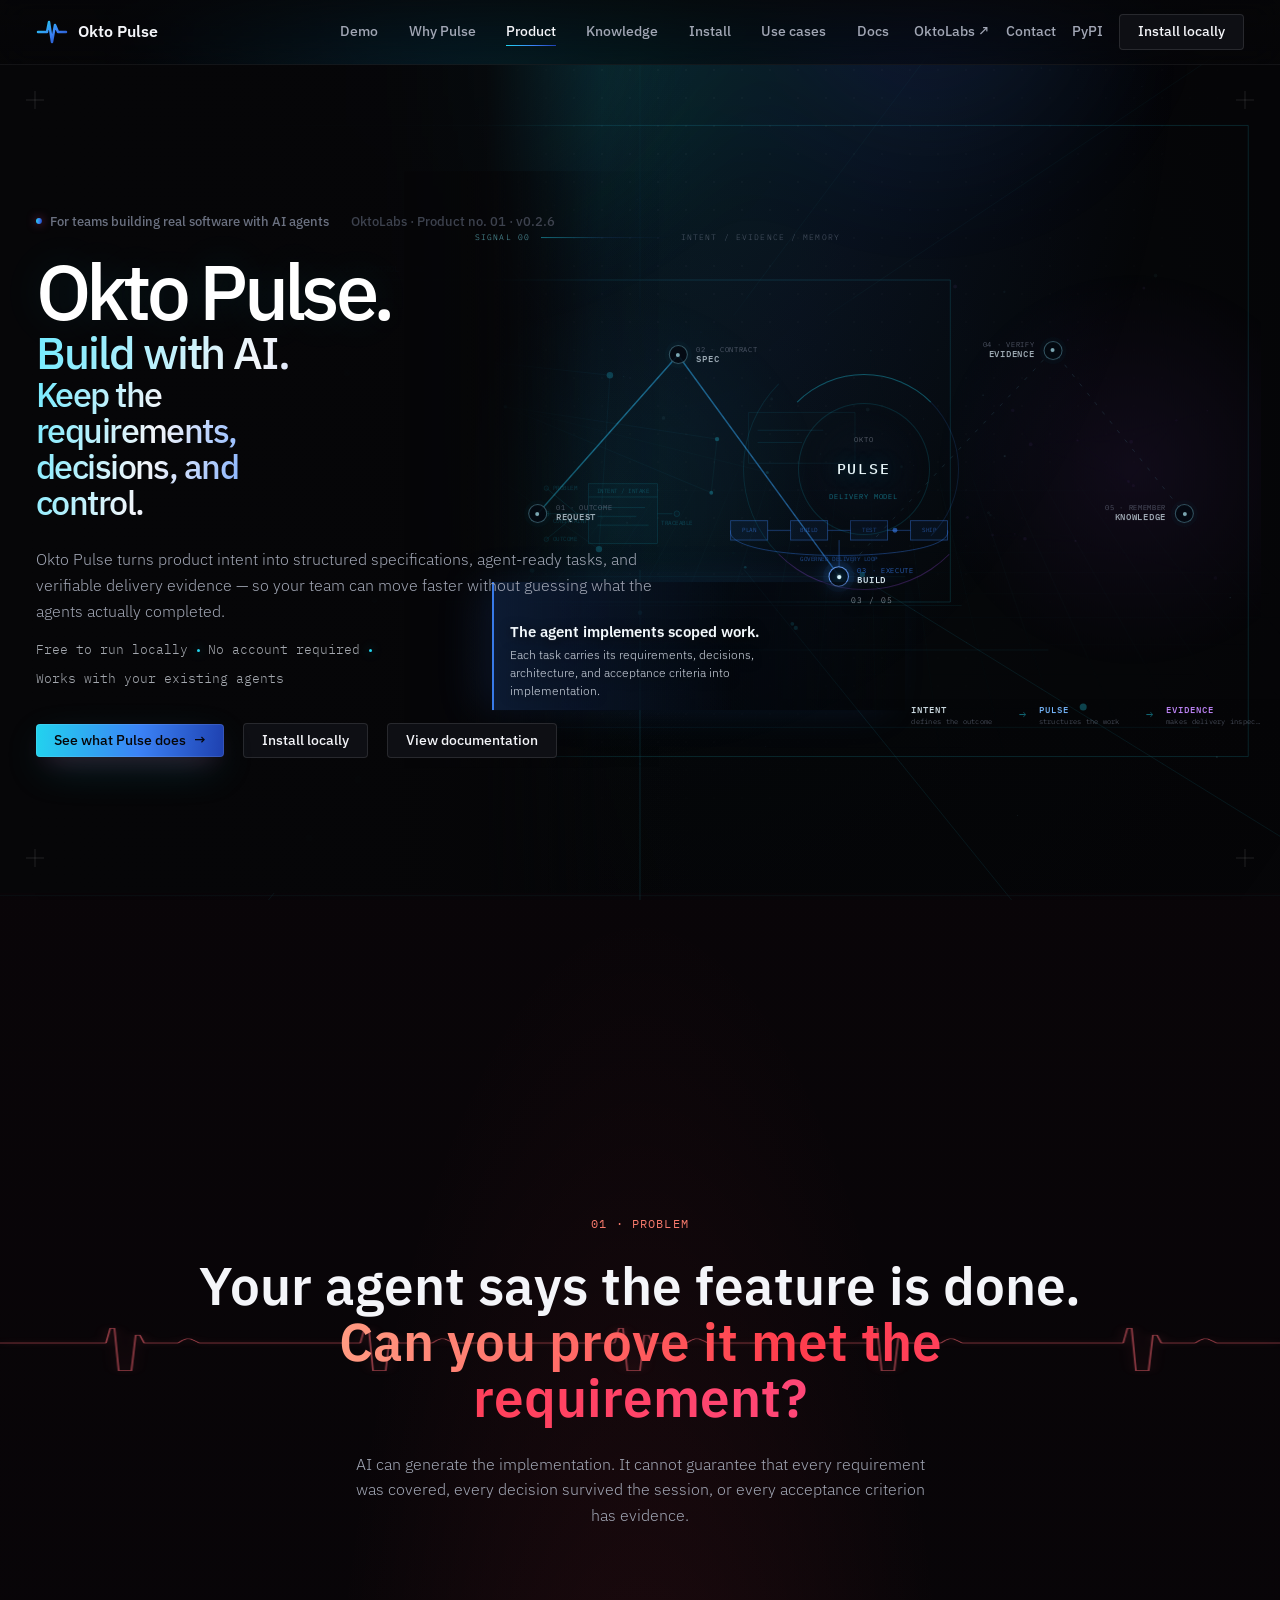
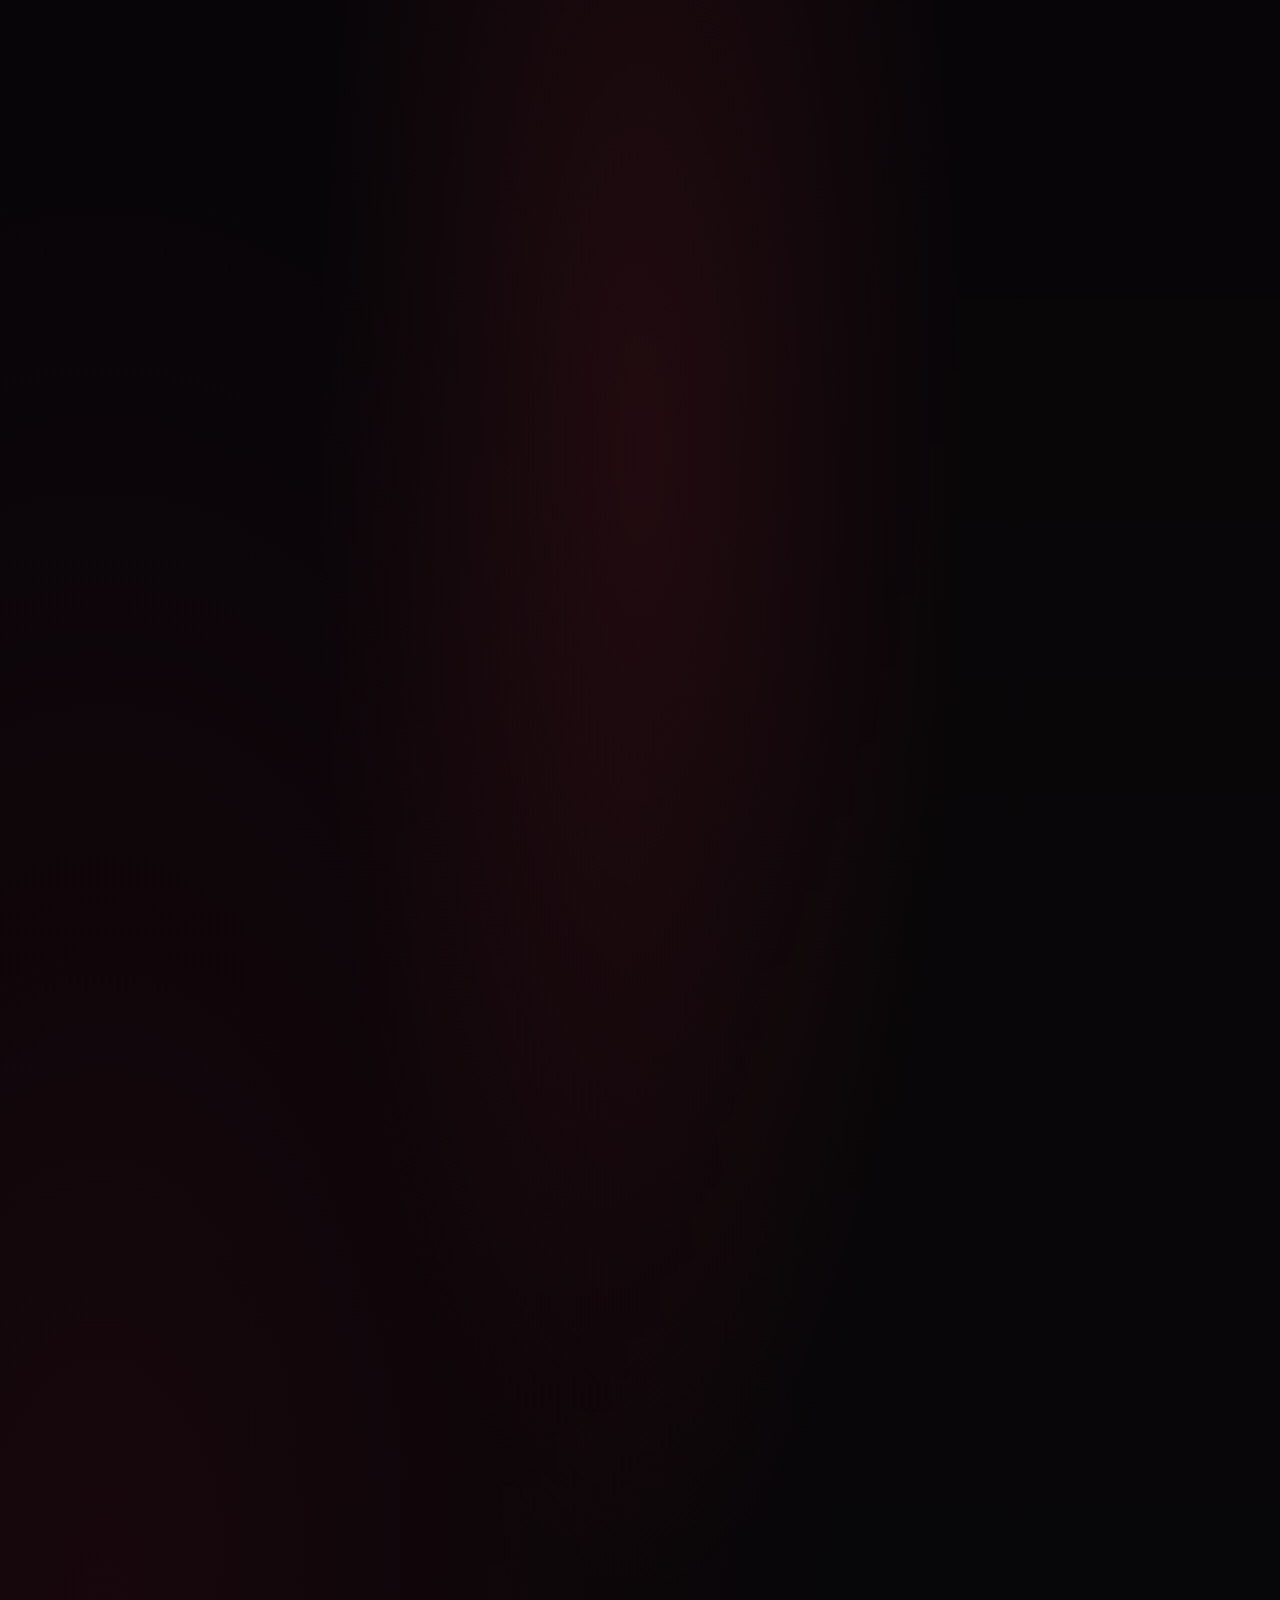
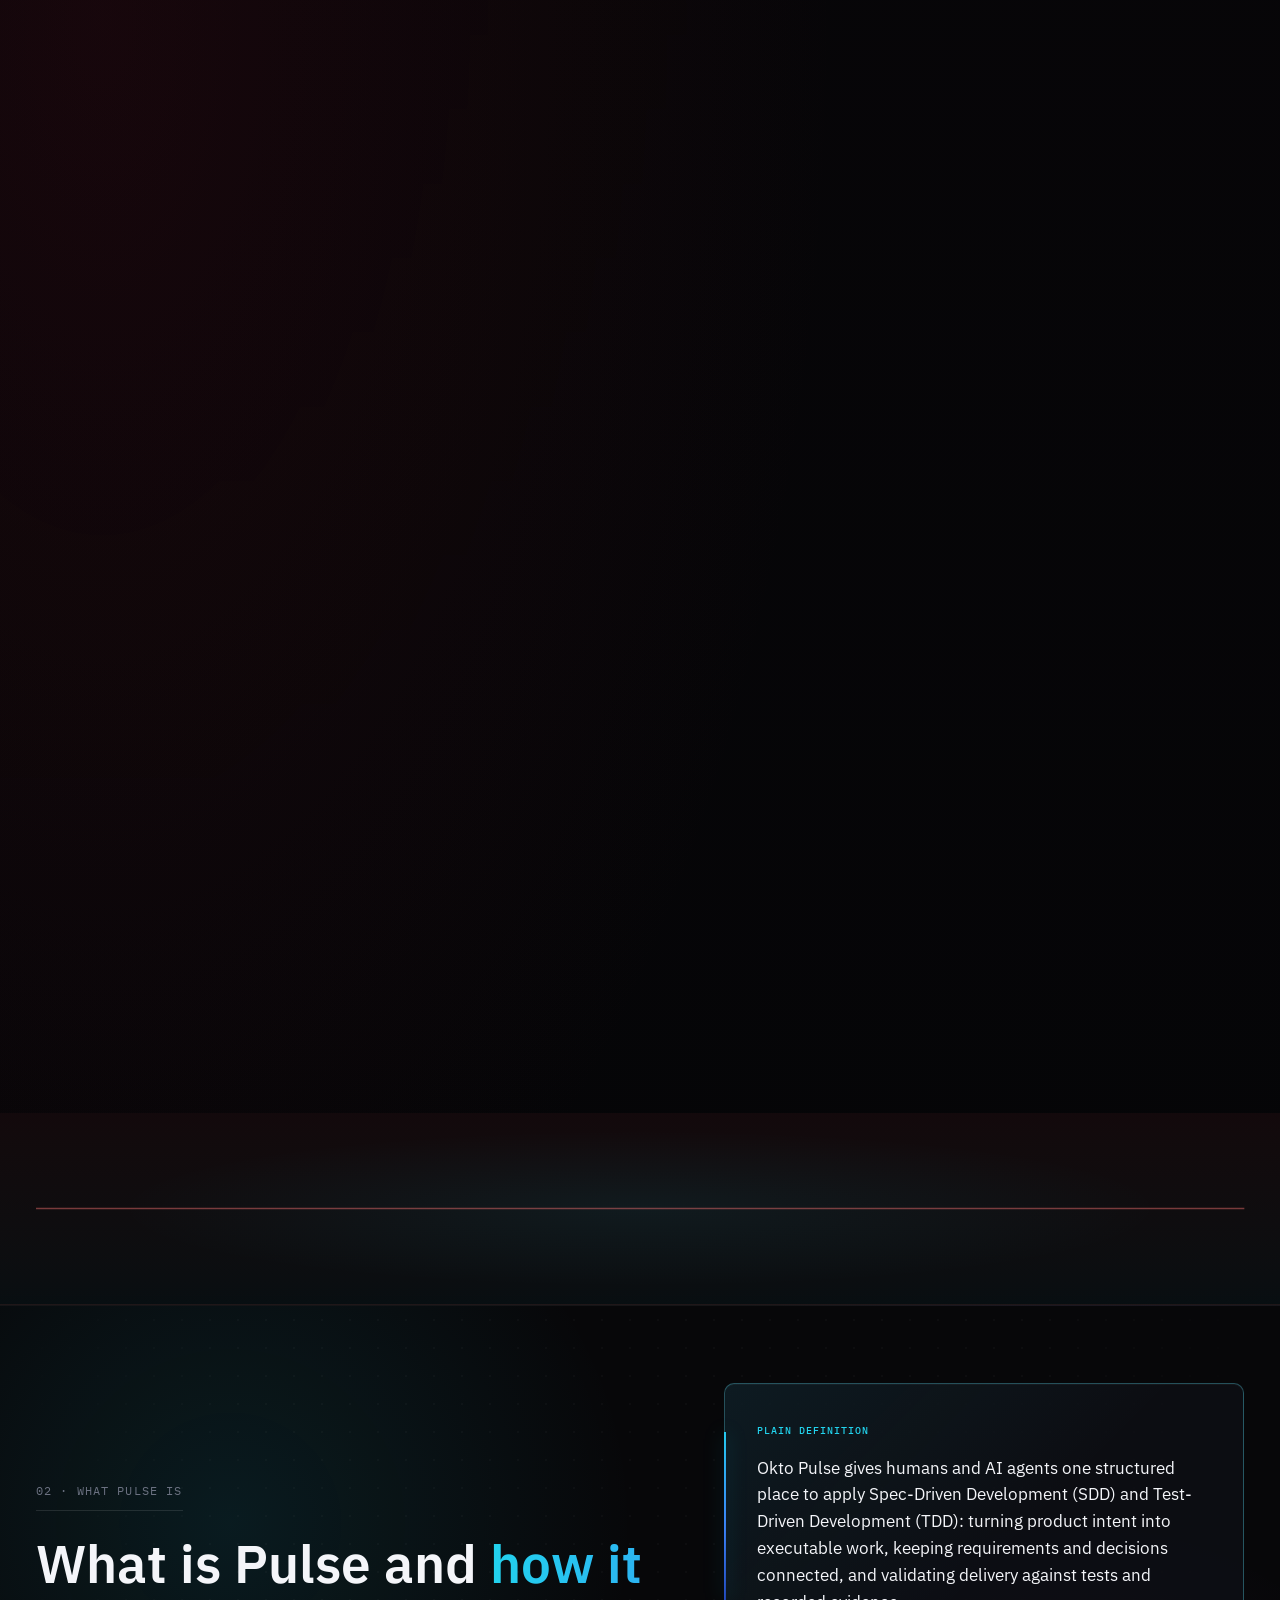
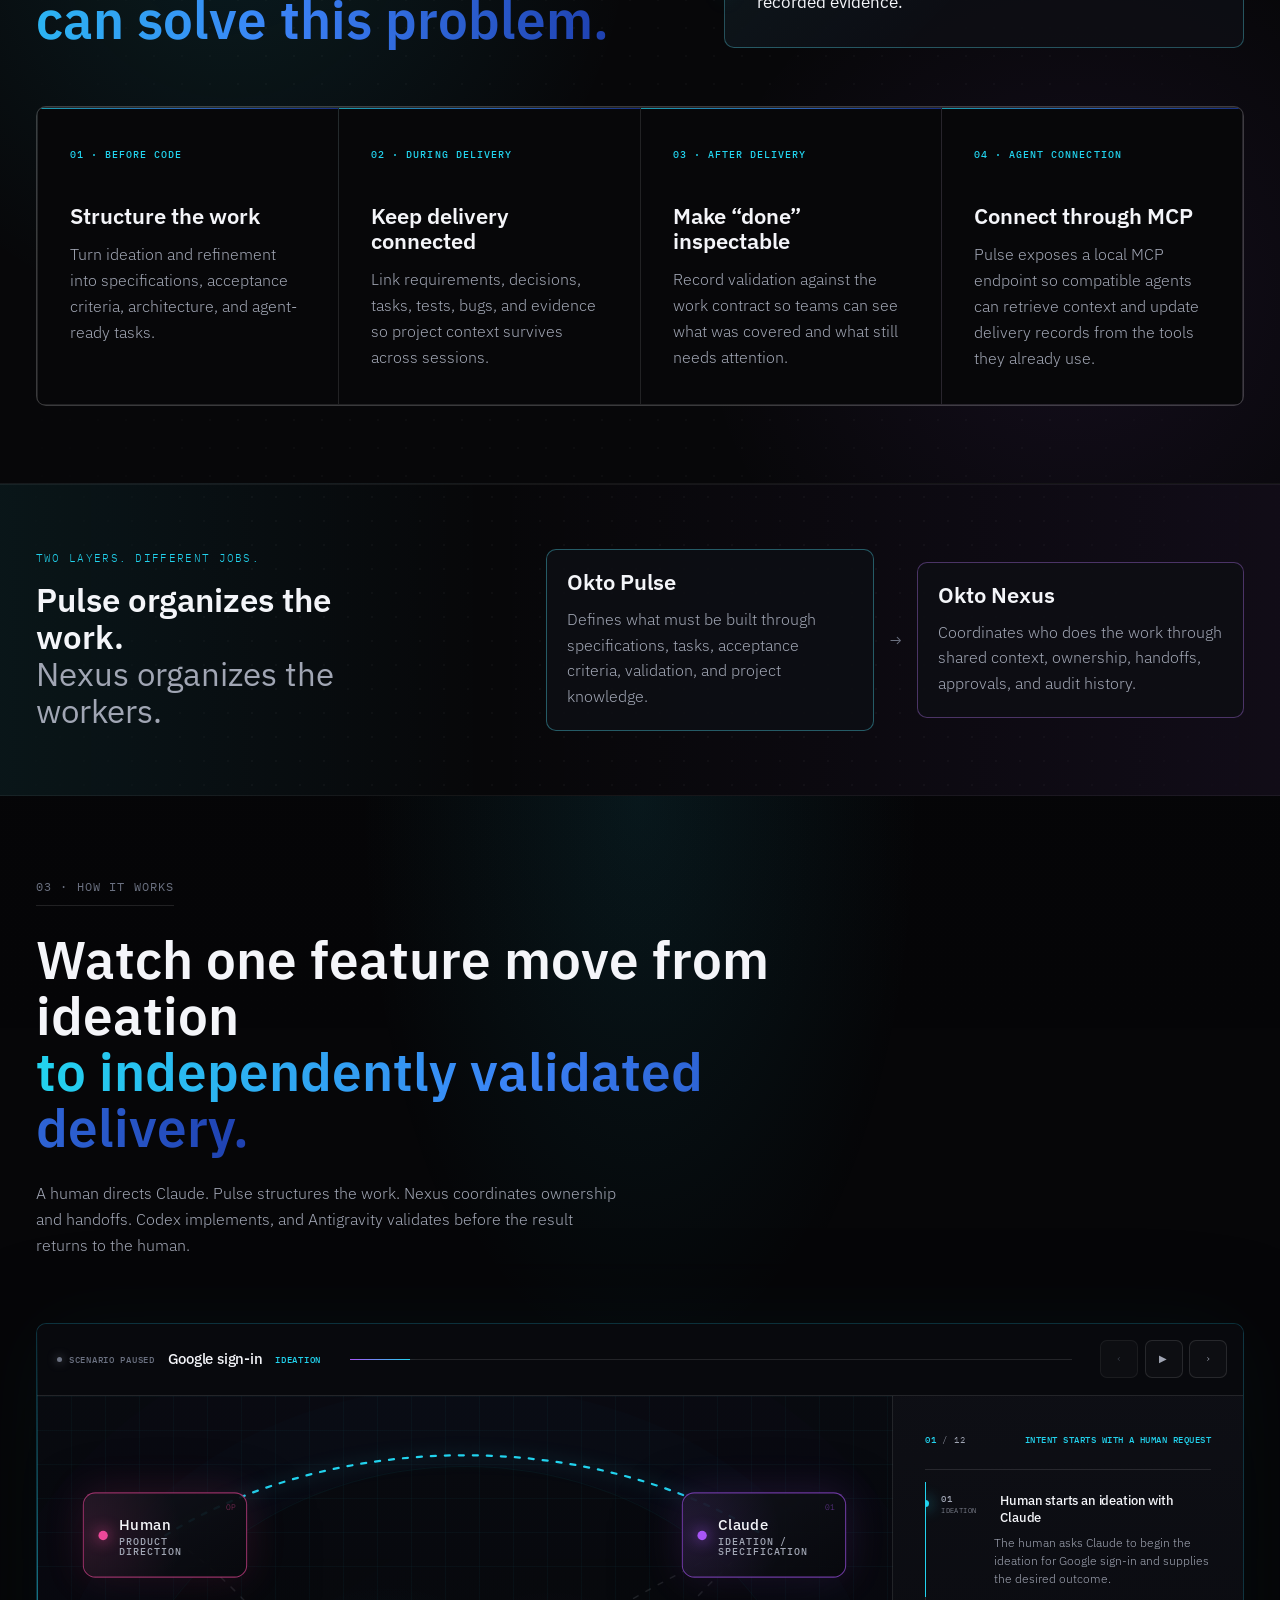
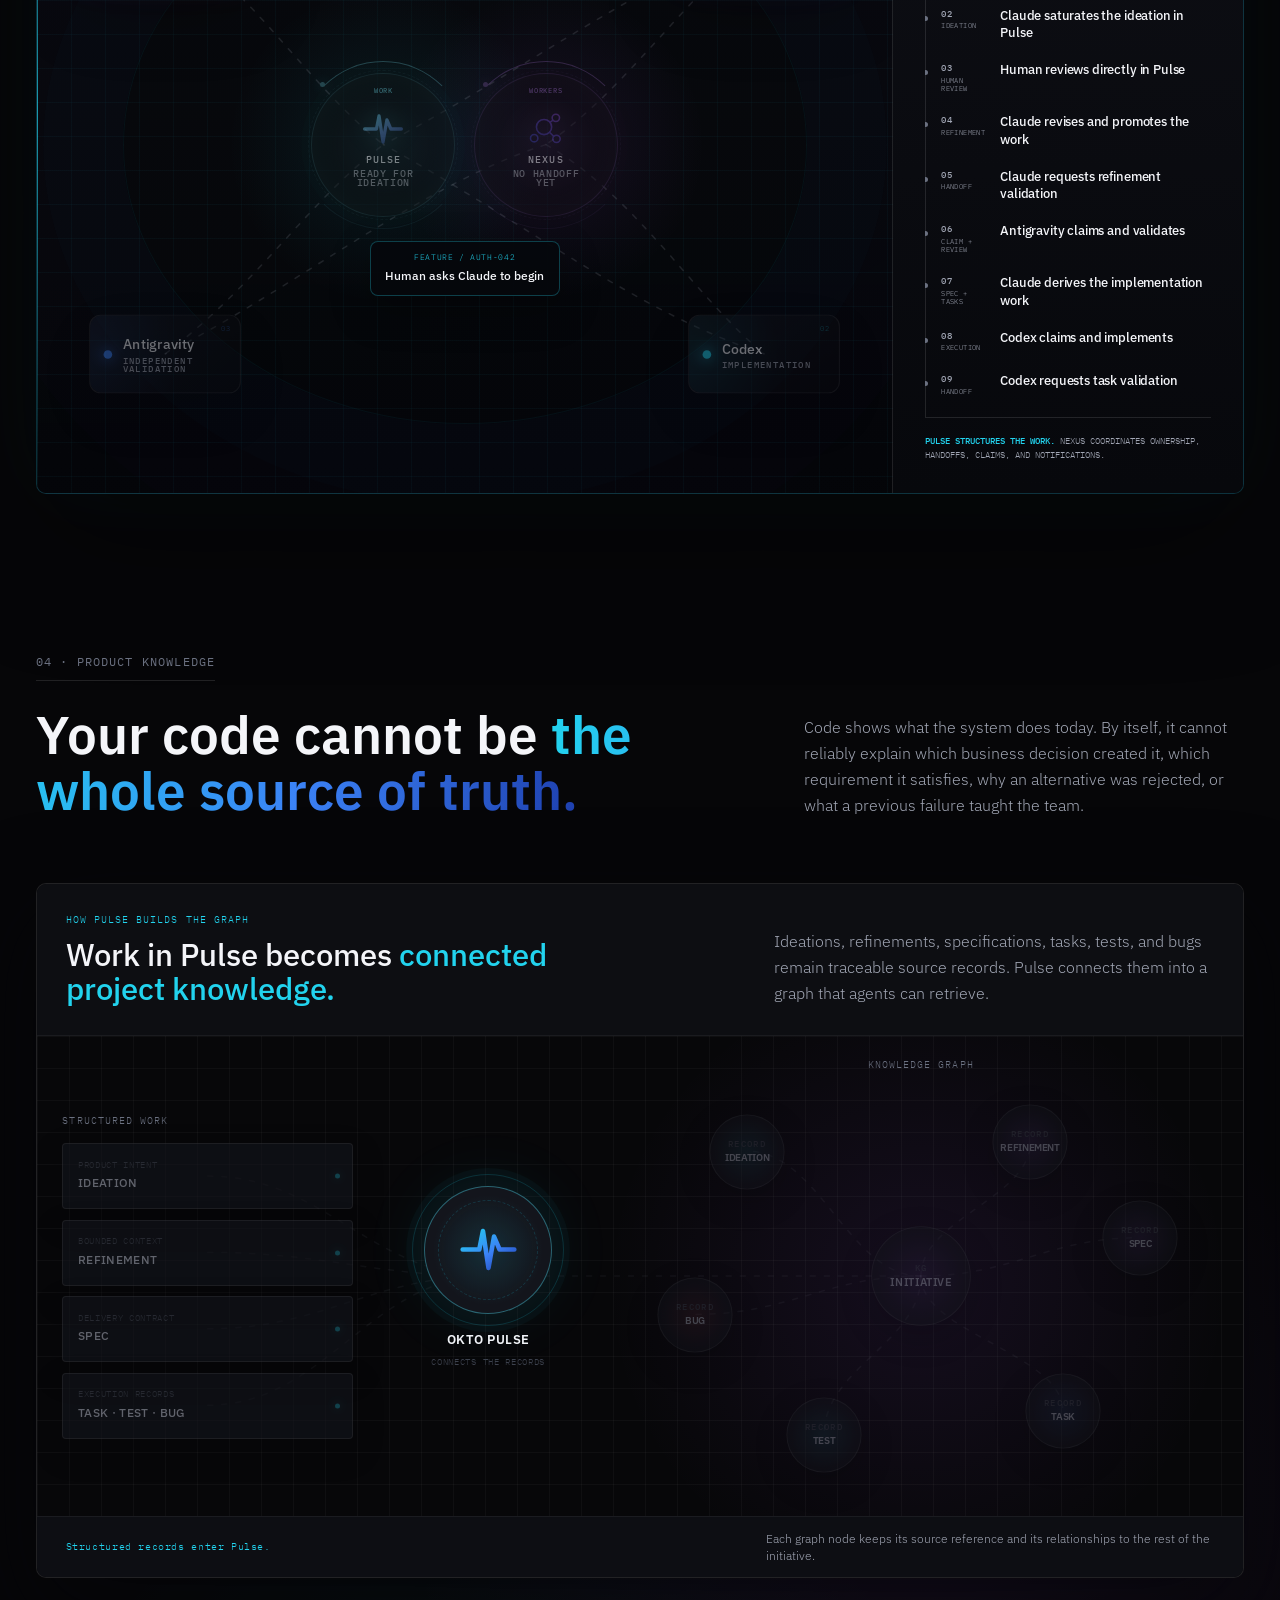
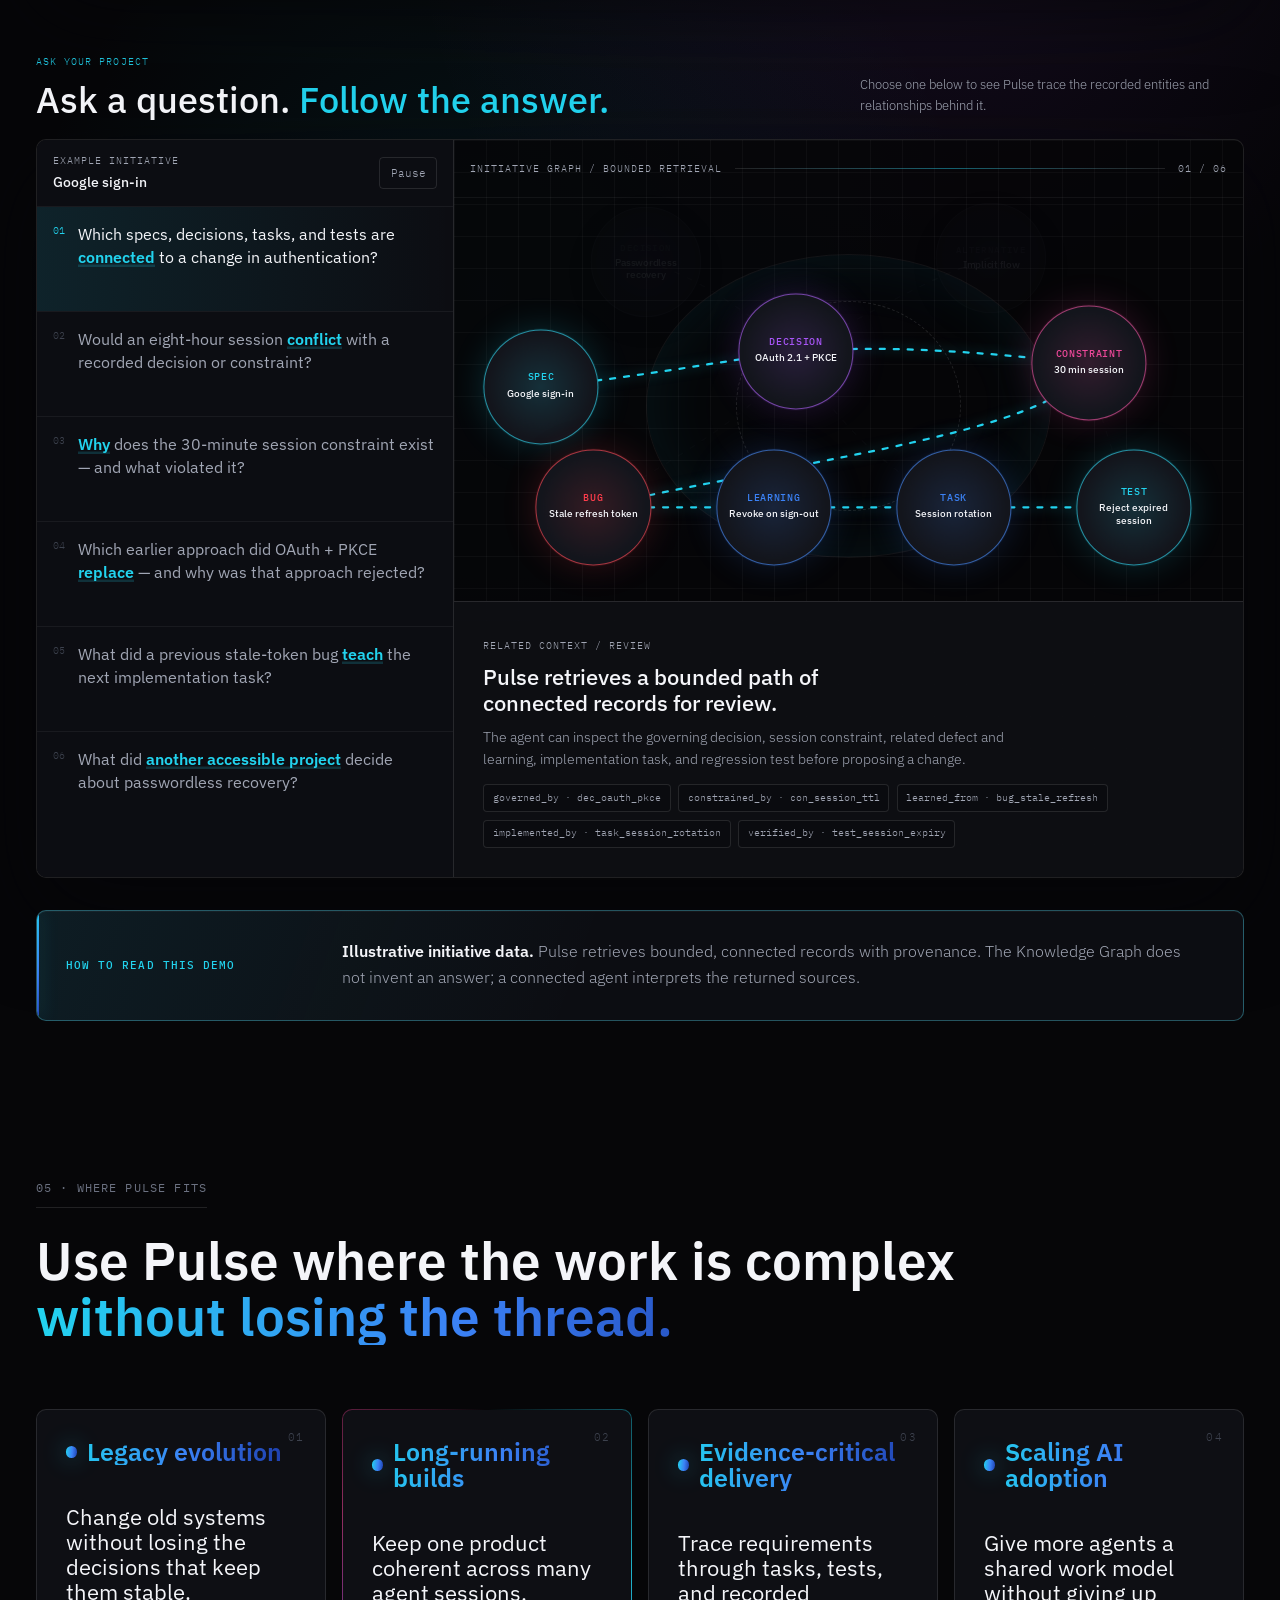
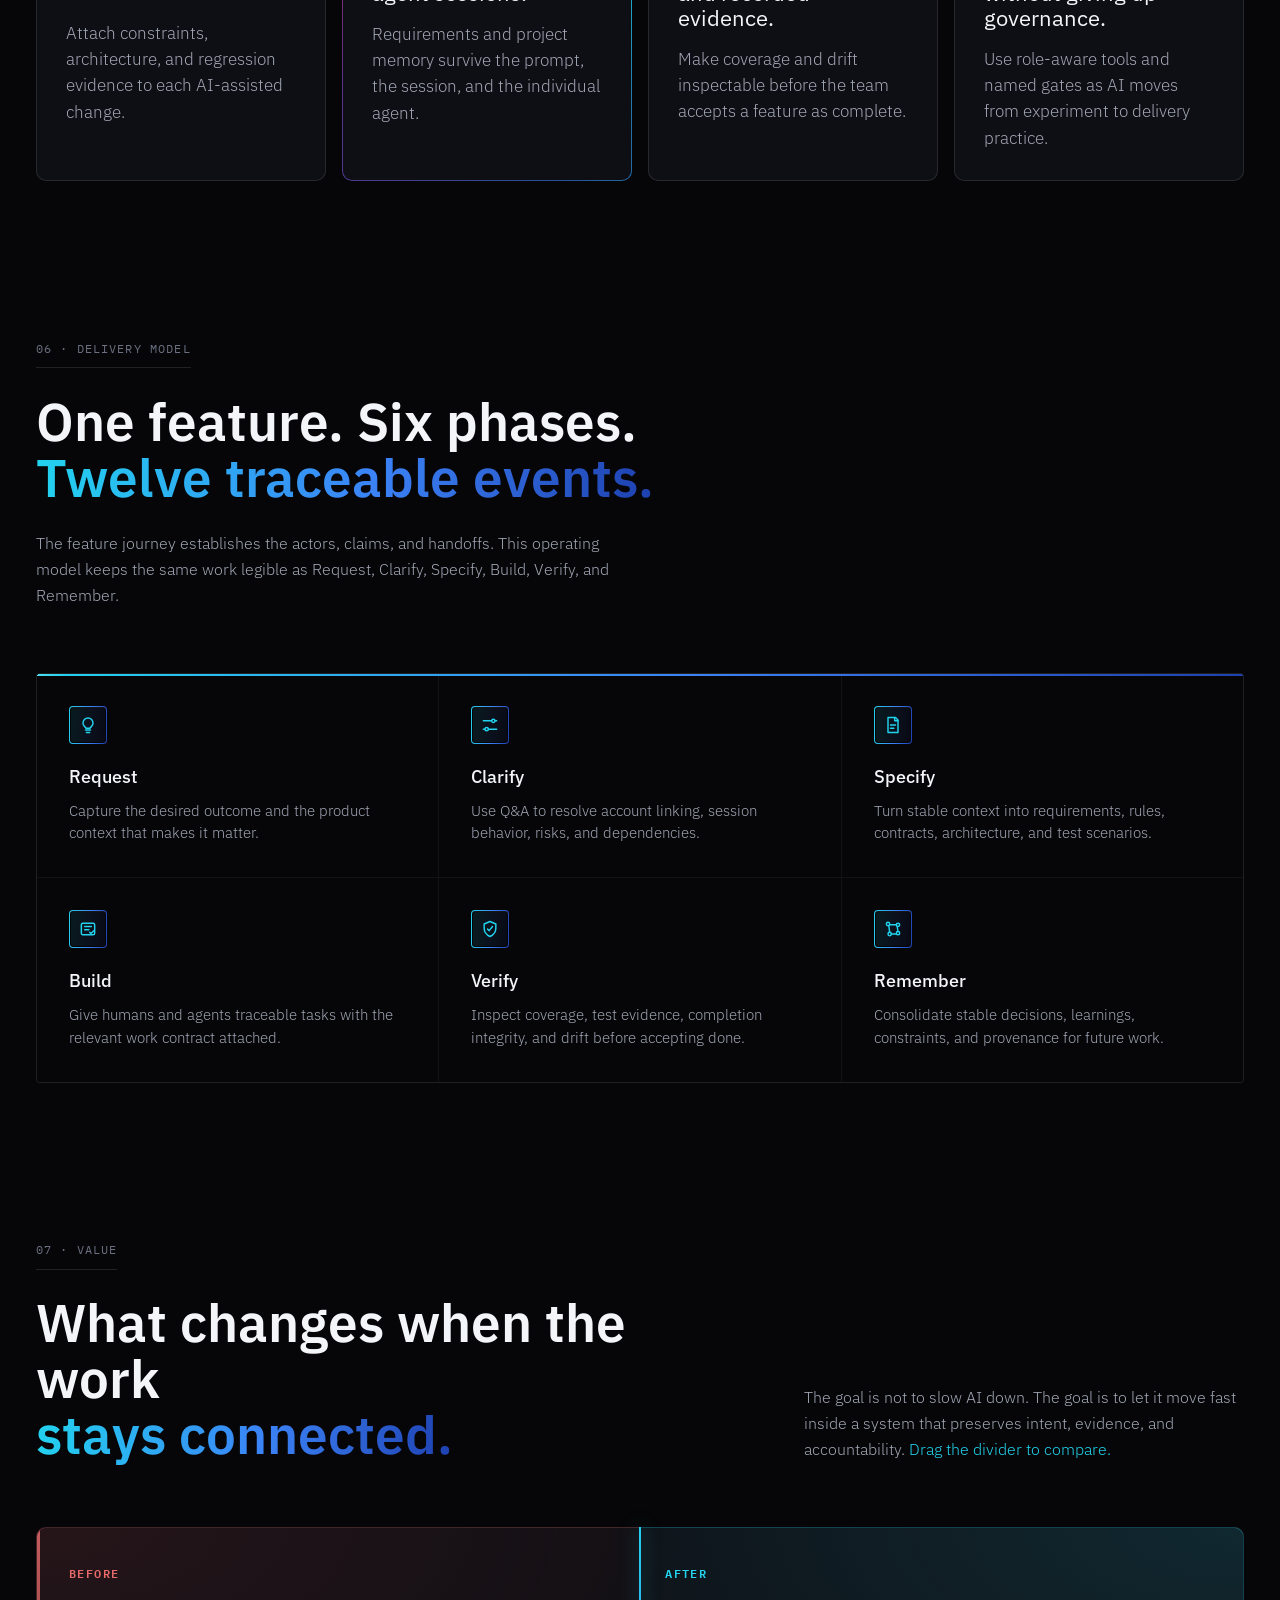
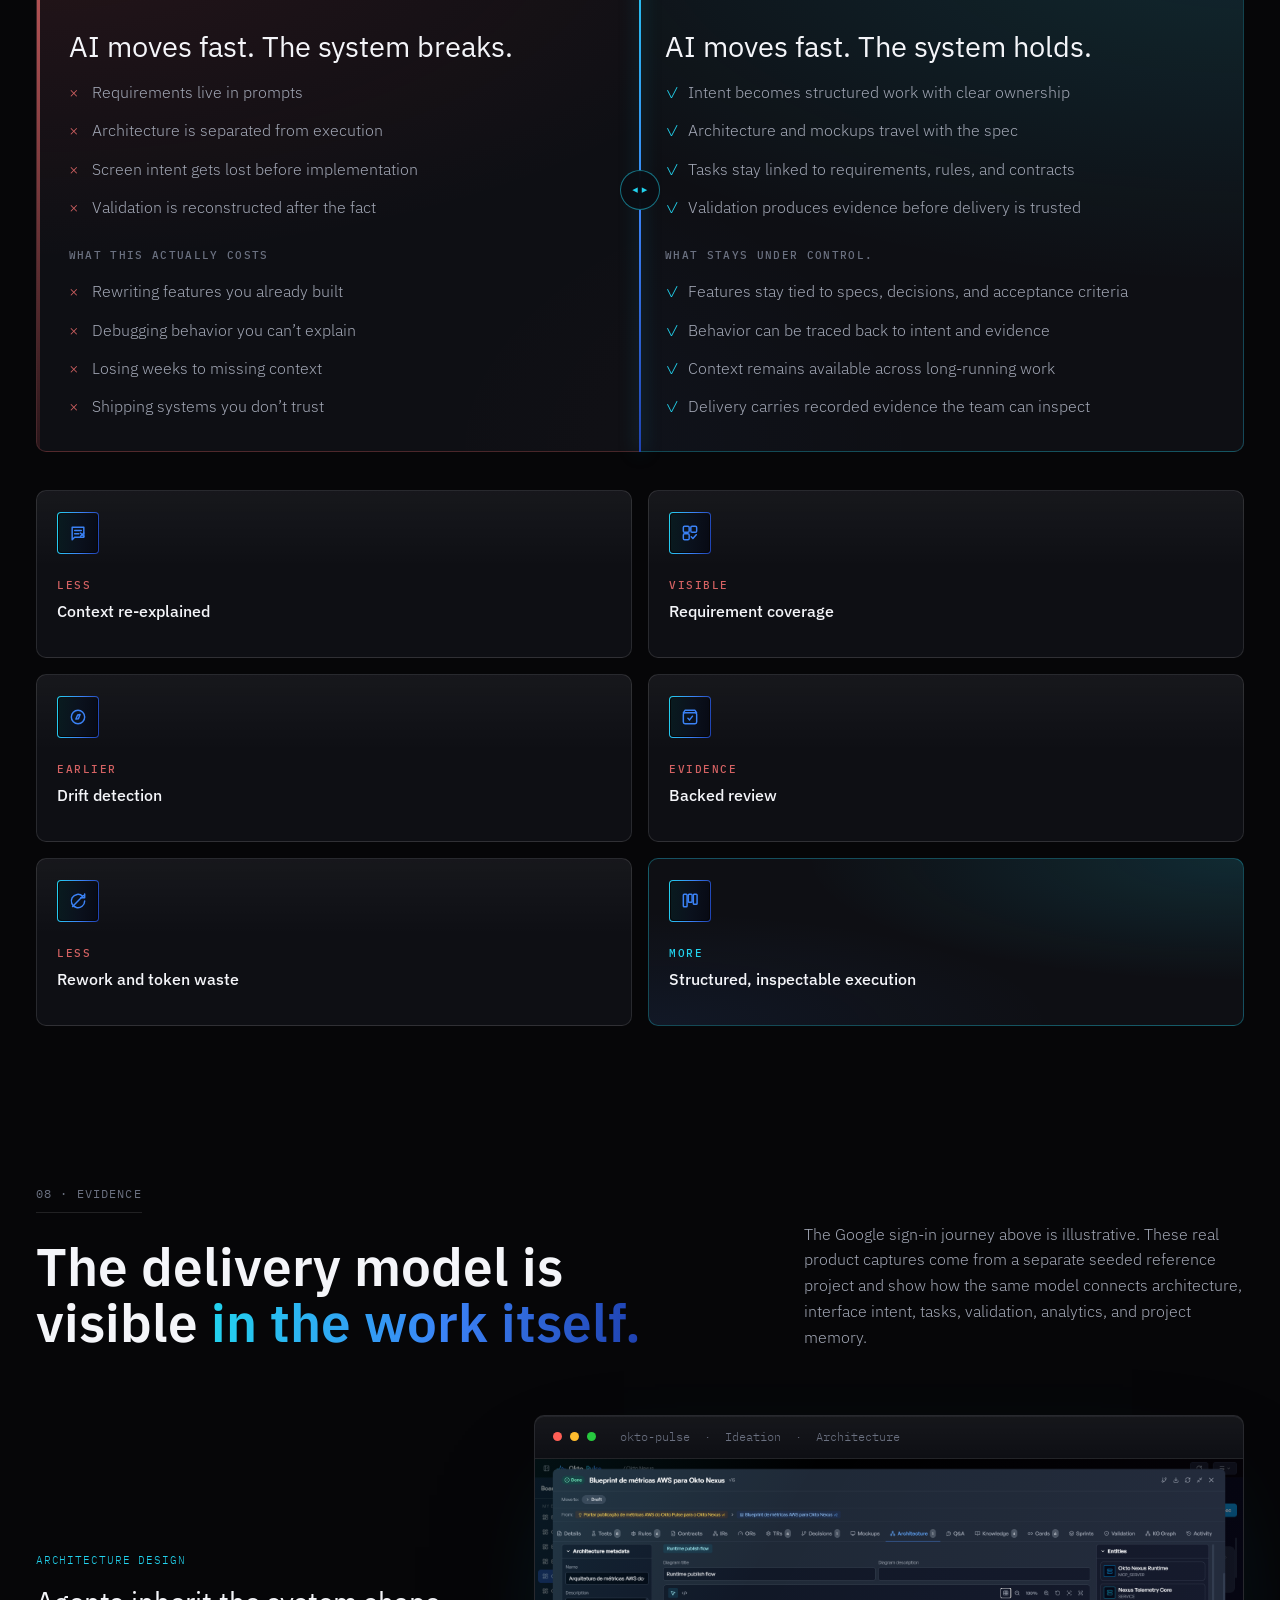
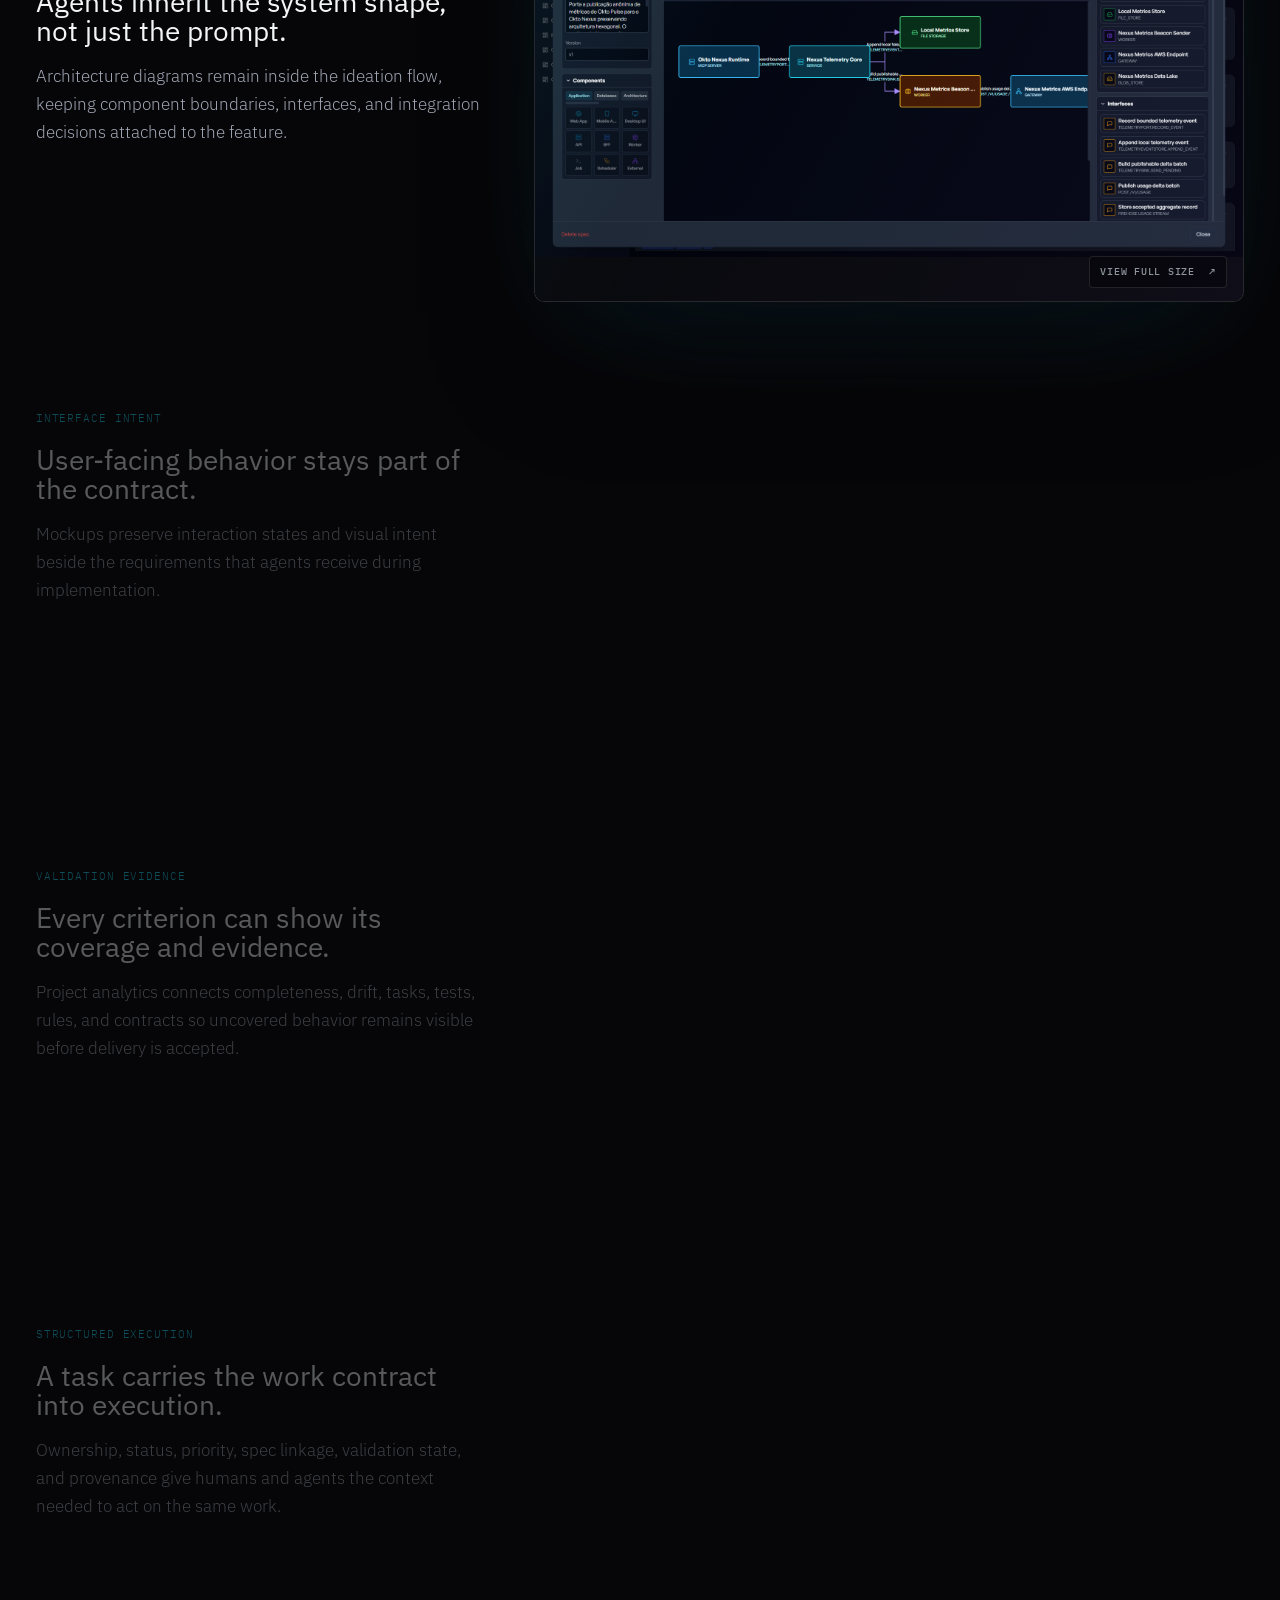
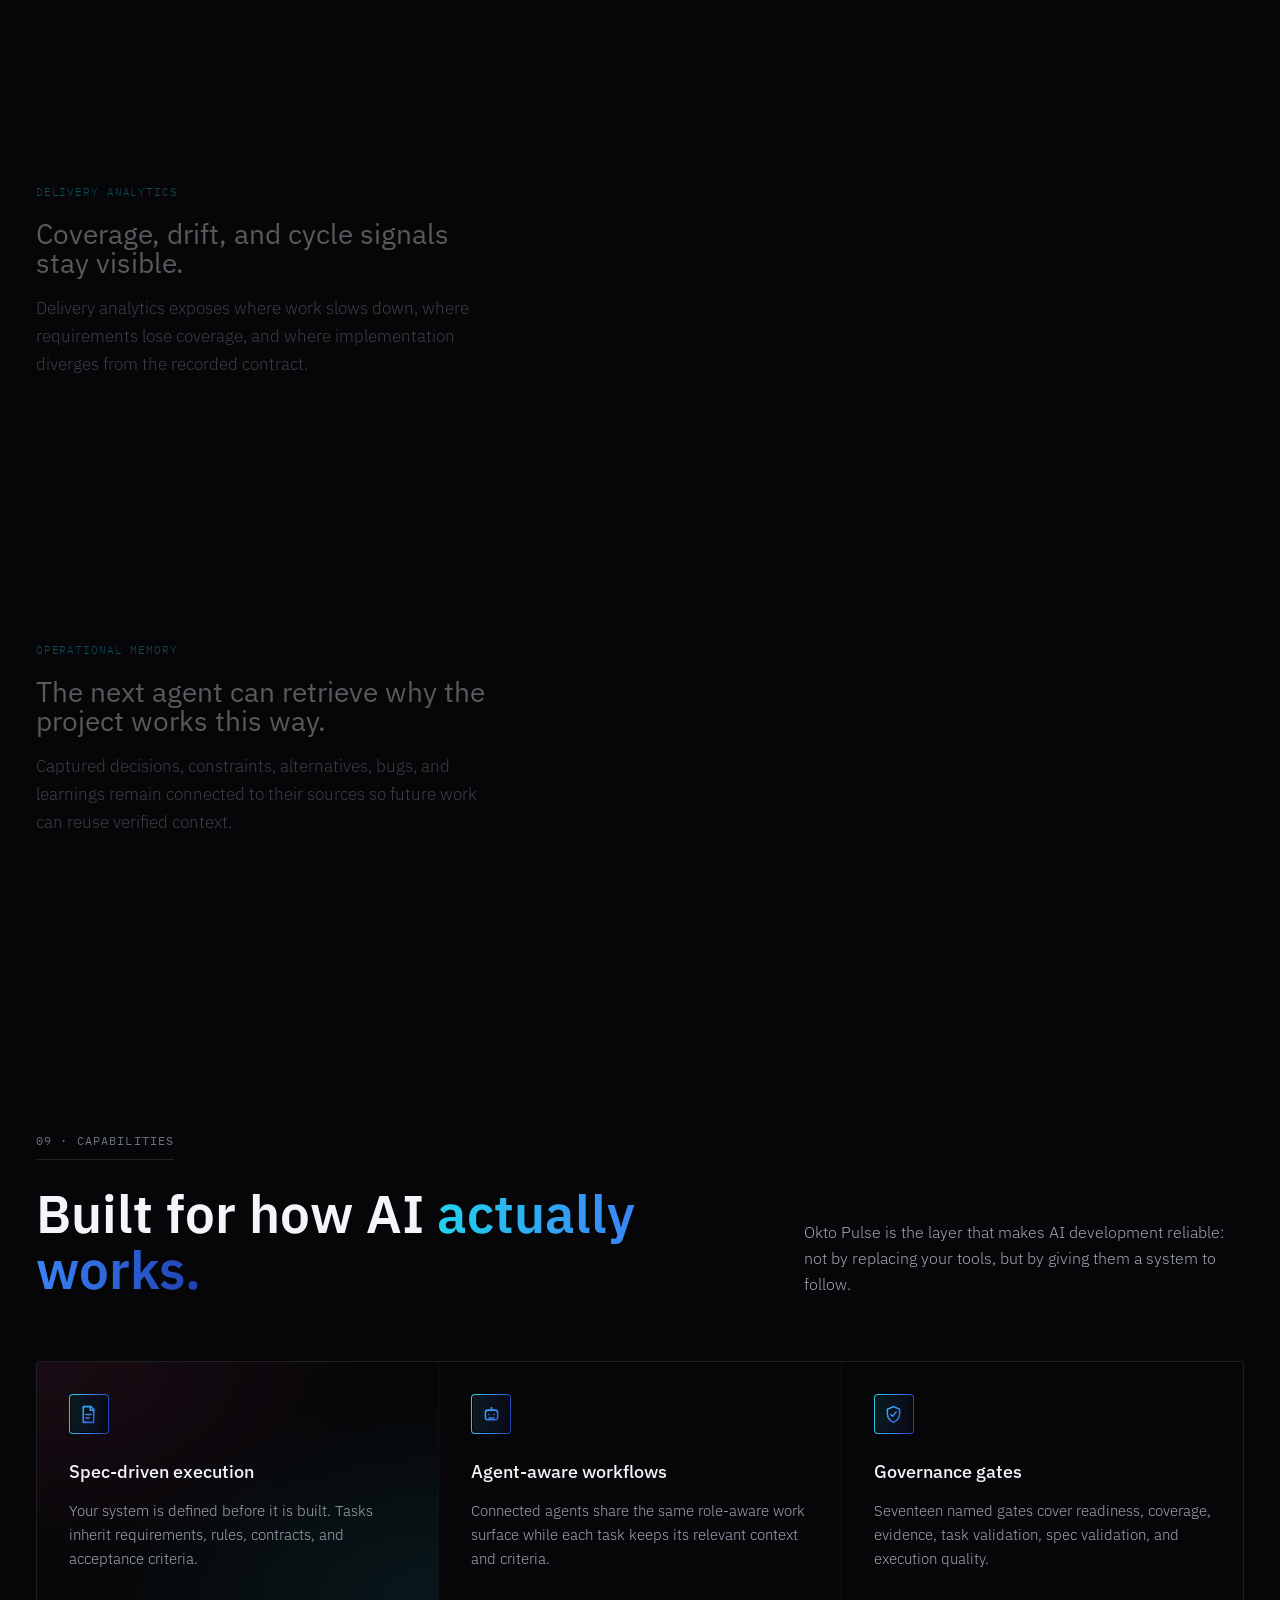
<file: index.html>
<!doctype html>
<html lang="en" class="no-js">
<head>
  <meta name="algolia-site-verification" content="B21150A4D9AC1BF3" />
  <meta charset="utf-8" />
  <meta name="viewport" content="width=device-width, initial-scale=1, viewport-fit=cover" />
  <title>Okto Pulse — Build with AI without losing control</title>
  <meta name="description" content="Turn product intent into structured specifications, agent-ready tasks, verifiable delivery evidence, and reusable project knowledge with Okto Pulse." />
  <meta property="og:type" content="website" />
  <meta property="og:url" content="https://oktolabs.ai/platform/pulse/" />
  <meta property="og:title" content="Okto Pulse — Build with AI without losing control" />
  <meta property="og:description" content="Keep requirements, decisions, tasks, tests, and delivery evidence connected while your AI agents build." />
  <meta property="og:image" content="https://oktolabs.ai/platform/pulse/assets/social/okto-pulse-share.png" />
  <meta property="og:image:secure_url" content="https://oktolabs.ai/platform/pulse/assets/social/okto-pulse-share.png" />
  <meta property="og:image:type" content="image/png" />
  <meta property="og:image:width" content="1200" />
  <meta property="og:image:height" content="630" />
  <meta name="twitter:card" content="summary_large_image" />
  <meta name="twitter:title" content="Okto Pulse — Build with AI without losing control" />
  <meta name="twitter:description" content="Structured specifications, agent-ready tasks, verifiable evidence, and project memory for AI-assisted software delivery." />
  <meta name="twitter:image" content="https://oktolabs.ai/platform/pulse/assets/social/okto-pulse-share.png" />
  <meta name="theme-color" content="#070709" />

  <link rel="icon" type="image/svg+xml" href="./assets/logos/pulse-icon.svg" />
  <link rel="icon" type="image/png" href="./assets/logos/pulse-dark-sq.png" />
  <link rel="canonical" href="https://oktolabs.ai/platform/pulse/" />
  <link rel="alternate" type="text/plain" href="/platform/pulse/llm.txt" title="Okto Pulse compact AI index" />
  <link rel="alternate" type="text/plain" href="/platform/pulse/llms.txt" title="Okto Pulse for language models" />
  <link rel="sitemap" type="application/xml" href="/sitemap-index.xml" />

  <link rel="preconnect" href="https://fonts.googleapis.com" />
  <link rel="preconnect" href="https://fonts.gstatic.com" crossorigin />
  <link
    href="https://fonts.googleapis.com/css2?family=IBM+Plex+Mono:wght@300;400;500&amp;family=IBM+Plex+Sans:wght@300;400;500;600;700&amp;display=swap"
    rel="stylesheet"
  />

  <link rel="stylesheet" href="./styles.css?v=20260815-uc22" />
  <script type="application/ld+json">
    {
      "@context": "https://schema.org",
      "@type": "SoftwareApplication",
      "name": "Okto Pulse",
      "applicationCategory": "DeveloperApplication",
      "operatingSystem": "Windows, macOS, Linux",
      "url": "https://oktolabs.ai/platform/pulse/",
      "description": "Okto Pulse turns product intent into structured specifications, agent-ready tasks, verifiable delivery evidence, and reusable project knowledge.",
      "image": "https://oktolabs.ai/platform/pulse/assets/social/okto-pulse-share.png",
      "publisher": {
        "@type": "Organization",
        "name": "OktoLabs",
        "url": "https://oktolabs.ai/"
      }
    }
  </script>

  <!-- Google Analytics 4 stub — real loader fires only after consent (see script.js) -->
  <script>
    document.documentElement.classList.replace("no-js", "js");
    window.dataLayer = window.dataLayer || [];
    window.gtag = function () { window.dataLayer.push(arguments); };
  </script>
</head>

<body>
  <!-- Ambient background: subtle dot grid + edge vignette -->
  <div class="ambient" aria-hidden="true">
    <canvas id="pulseDepthCanvas" class="pulse-depth-canvas" role="presentation" tabindex="-1"></canvas>
    <div class="ambient__grid"></div>
    <div class="ambient__vignette"></div>
    <div class="ambient__aurora"></div>
  </div>

  <!-- Navigation -->
  <header class="nav">
    <div class="nav__inner">
      <a class="nav__brand" href="#top" aria-label="Okto Pulse home">
        <img src="./assets/logos/pulse-icon.svg" alt="" class="nav__mark" width="32" height="32" />
        <span class="nav__wordmark">Okto Pulse</span>
      </a>
      <span class="nav__context" aria-hidden="true"></span>
      <nav class="nav__links" aria-label="Primary">
        <a href="#demo">Demo</a>
        <a href="#problem">Why Pulse</a>
        <a href="#evidence">Product</a>
        <a href="#knowledge">Knowledge</a>
        <a href="#install">Install</a>
        <a href="./use-cases.html">Use cases</a>
        <a href="https://docs.oktolabs.ai" rel="noopener">Docs</a>
      </nav>
      <div class="nav__cta">
        <a class="nav__ext" href="https://oktolabs.ai" rel="noopener">OktoLabs<span class="nav__ext-arrow">&nbsp;&#8599;</span></a>
        <a class="nav__ext" href="https://oktolabs.ai/contact/" rel="noopener">Contact</a>
        <a class="nav__ext" href="https://pypi.org/project/okto-pulse/" rel="noopener">PyPI</a>
        <a class="btn btn--quiet" href="#install">
          <span>Install locally</span>
        </a>
        <button class="nav__toggle" type="button" aria-expanded="false" aria-controls="mobileMenu" aria-label="Open menu">
          <span class="nav__toggle-line" aria-hidden="true"></span>
          <span class="nav__toggle-line" aria-hidden="true"></span>
        </button>
      </div>
    </div>
    <span class="nav__progress" aria-hidden="true"></span>
  </header>

  <!-- Mobile menu lives outside the header: the nav's backdrop-filter would
       otherwise become the containing block for this fixed panel -->
  <nav id="mobileMenu" class="mobile-menu" aria-label="Mobile" hidden>
    <div class="mobile-menu__links">
      <a href="#demo" style="--i:1">Demo</a>
      <a href="#problem" style="--i:2">Why Pulse</a>
      <a href="#evidence" style="--i:3">Product</a>
      <a href="#knowledge" style="--i:4">Knowledge</a>
      <a href="#mcp" style="--i:5">How it connects</a>
      <a href="#install" style="--i:6">Install</a>
      <a href="./use-cases.html" style="--i:7">Use cases</a>
      <a href="https://docs.oktolabs.ai" rel="noopener" style="--i:8">Docs</a>
    </div>
    <div class="mobile-menu__meta" style="--i:9">
      <a href="https://oktolabs.ai" rel="noopener">OktoLabs&nbsp;&#8599;</a>
      <a href="https://oktolabs.ai/contact/" rel="noopener">Contact&nbsp;&#8599;</a>
      <a href="https://pypi.org/project/okto-pulse/" rel="noopener">PyPI&nbsp;&#8599;</a>
      <a href="https://github.com/OktoLabsAI/okto-pulse" rel="noopener">GitHub&nbsp;&#8599;</a>
    </div>
    <a class="btn btn--primary mobile-menu__cta" href="#install" style="--i:10">
      <span>Get started</span>
      <span class="btn__arrow" aria-hidden="true">→</span>
    </a>
  </nav>

  <main id="top">
    <!-- ───────────────────── HERO ───────────────────── -->
    <section class="hero" aria-labelledby="hero-title" data-depth-scene="hero" data-depth-title="Signal" data-depth-number="00">
      <div class="hero__inner">
        <div class="hero__copy">
          <div class="hero__meta">
            <span class="tag tag--dot">For teams building real software with AI agents</span>
            <span class="tag tag--thin">OktoLabs &middot; Product no. 01 &middot; v0.2.6</span>
          </div>

          <h1 id="hero-title" class="hero__title">
            <span class="line line--brand">Okto Pulse.</span>
            <span class="line line--promise">Build with AI.</span>
            <span class="line line--promise">Keep the requirements, decisions, and control.</span>
          </h1>

          <p class="hero__lead">
            Okto Pulse turns product intent into structured specifications, agent-ready tasks,
            and verifiable delivery evidence — so your team can move faster without guessing
            what the agents actually completed.
          </p>

          <p class="hero__trust">
            <span>Free to run locally</span><i aria-hidden="true"></i><span>No account required</span><i aria-hidden="true"></i><span>Works with your existing agents</span>
          </p>

          <div class="hero__actions">
            <a class="btn btn--primary" href="#what-is-pulse">
              <span>See what Pulse does</span>
              <span class="btn__arrow" aria-hidden="true">→</span>
            </a>
            <a class="btn btn--quiet" href="#install">
              <span>Install locally</span>
            </a>
            <a class="btn btn--quiet" href="https://docs.oktolabs.ai" rel="noopener">
              <span>View documentation</span>
            </a>
          </div>

        </div>

        <aside class="hero__visual" aria-label="Interactive Okto Pulse delivery graph">
          <div class="hero-system" data-hero-system data-active="0" role="group" aria-label="From product idea to durable project memory">
            <div class="hero-system__mark" aria-hidden="true">
              <span>SIGNAL 00</span>
              <i></i>
              <span>INTENT / EVIDENCE / MEMORY</span>
            </div>

            <div class="hero-system__viewport" data-hero-viewport>
              <canvas class="hero-system__canvas" data-hero-canvas aria-hidden="true"></canvas>

              <div class="hero-system__core" aria-hidden="true">
                <span>OKTO</span>
                <strong>PULSE</strong>
                <small>DELIVERY MODEL</small>
              </div>

              <ol class="hero-system__nodes" aria-label="Delivery lifecycle stages">
                <li class="hero-system__node hero-system__node--idea is-active">
                  <button type="button" data-hero-stage="0" aria-pressed="true" aria-controls="heroSystemReadout" aria-label="Request: the desired outcome enters Pulse">
                    <span class="hero-system__beacon" aria-hidden="true"><i></i></span>
                    <span class="hero-system__node-copy"><small>01 · OUTCOME</small><strong>REQUEST</strong></span>
                  </button>
                </li>
                <li class="hero-system__node hero-system__node--sdd">
                  <button type="button" data-hero-stage="1" aria-pressed="false" aria-controls="heroSystemReadout" aria-label="Specification: ambiguities become an explicit delivery contract">
                    <span class="hero-system__beacon" aria-hidden="true"><i></i></span>
                    <span class="hero-system__node-copy"><small>02 · CONTRACT</small><strong>SPEC</strong></span>
                  </button>
                </li>
                <li class="hero-system__node hero-system__node--sdlc">
                  <button type="button" data-hero-stage="2" aria-pressed="false" aria-controls="heroSystemReadout" aria-label="Build: the agent implements the scoped work">
                    <span class="hero-system__beacon" aria-hidden="true"><i></i></span>
                    <span class="hero-system__node-copy"><small>03 · EXECUTE</small><strong>BUILD</strong></span>
                  </button>
                </li>
                <li class="hero-system__node hero-system__node--evidence">
                  <button type="button" data-hero-stage="3" aria-pressed="false" aria-controls="heroSystemReadout" aria-label="Verify: tests and evidence are checked against the requirement">
                    <span class="hero-system__beacon" aria-hidden="true"><i></i></span>
                    <span class="hero-system__node-copy"><small>04 · VERIFY</small><strong>EVIDENCE</strong></span>
                  </button>
                </li>
                <li class="hero-system__node hero-system__node--graph">
                  <button type="button" data-hero-stage="4" aria-pressed="false" aria-controls="heroSystemReadout" aria-label="Remember: decisions and outcomes become reusable project knowledge">
                    <span class="hero-system__beacon" aria-hidden="true"><i></i></span>
                    <span class="hero-system__node-copy"><small>05 · REMEMBER</small><strong>KNOWLEDGE</strong></span>
                  </button>
                </li>
              </ol>

              <div class="hero-system__readout" id="heroSystemReadout">
                <span class="hero-system__readout-kicker" data-hero-kicker>01 · REQUEST</span>
                <strong data-hero-title>“Let customers sign in with Google.”</strong>
                <p data-hero-description>The desired outcome enters Pulse before an agent writes code.</p>
                <span class="hero-system__readout-count" data-hero-count aria-hidden="true">01 / 05</span>
              </div>
              <p class="sr-only" data-hero-announcer aria-live="polite"></p>
            </div>

            <div class="hero-system__equation" aria-label="Intent becomes a delivery contract, evidence makes the result inspectable, and the graph preserves the decisions.">
              <span><b>INTENT</b><small>defines the outcome</small></span>
              <i aria-hidden="true">→</i>
              <span><b>PULSE</b><small>structures the work</small></span>
              <i aria-hidden="true">→</i>
              <span><b>EVIDENCE</b><small>makes delivery inspectable</small></span>
            </div>
          </div>
        </aside>

      </div>

      <!-- Corner crosshairs as technical accents -->
      <span class="crosshair crosshair--tl" aria-hidden="true"></span>
      <span class="crosshair crosshair--tr" aria-hidden="true"></span>
      <span class="crosshair crosshair--bl" aria-hidden="true"></span>
      <span class="crosshair crosshair--br" aria-hidden="true"></span>
    </section>

    <!-- ──────────── ACT 1 · PROBLEM — the signal degrades (pinned scene) ──────────── -->
    <section id="problem" class="section section--problem act1" data-depth-scene="problem" data-depth-title="Noise" data-depth-number="01">
      <div class="act1__track">
        <div class="act1__stage" data-phase="0">
          <canvas class="act1__ekg" aria-hidden="true"></canvas>

          <div class="act1__scene act1__scene--head">
            <header class="section__head act1__head">
              <span class="section__eyebrow">01 · PROBLEM</span>
              <h2 class="section__title">
                Your agent says the feature is done. <br />
                <em>Can you prove it met the requirement?</em>
              </h2>
              <p class="section__lede">
                AI can generate the implementation. It cannot guarantee that every requirement was covered,
                every decision survived the session, or every acceptance criterion has evidence.
              </p>
            </header>
          </div>

          <div class="act1__scene act1__scene--cards">
            <div class="problem__grid">
        <article class="risk-card" style="--risk-i:1">
          <div class="risk-card__top">
            <span class="context-icon risk-card__icon" aria-hidden="true">
              <svg viewBox="0 0 24 24" role="img">
                <path d="M4 7h16" />
                <path d="M4 12h10" />
                <path d="M4 17h6" />
                <path d="m16 15 4 4" />
                <path d="m20 15-4 4" />
              </svg>
            </span>
          </div>
          <h3>Context gets lost</h3>
          <p>Long-running work turns into disconnected prompts, partial memory, and repeated explanations.</p>
        </article>
        <article class="risk-card" style="--risk-i:2">
          <div class="risk-card__top">
            <span class="context-icon risk-card__icon" aria-hidden="true">
              <svg viewBox="0 0 24 24" role="img">
                <path d="M5 5h14v12H7l-2 2z" />
                <path d="M8 9h8" />
                <path d="M8 13h4" />
                <path d="m15 15 4 4" />
              </svg>
            </span>
          </div>
          <h3>Decisions disappear</h3>
          <p>Architecture, trade-offs, and constraints live in chat history instead of the project system.</p>
        </article>
        <article class="risk-card" style="--risk-i:3">
          <div class="risk-card__top">
            <span class="context-icon risk-card__icon" aria-hidden="true">
              <svg viewBox="0 0 24 24" role="img">
                <path d="M6 3h9l3 3v15H6z" />
                <path d="M14 3v4h4" />
                <path d="M9 12h4" />
                <path d="M9 16h3" />
                <path d="m15 14 4 4" />
                <path d="m19 14-4 4" />
              </svg>
            </span>
          </div>
          <h3>Specs are ignored</h3>
          <p>Agents can move quickly while drifting away from the original requirement and acceptance criteria.</p>
        </article>
        <article class="risk-card" style="--risk-i:4">
          <div class="risk-card__top">
            <span class="context-icon risk-card__icon" aria-hidden="true">
              <svg viewBox="0 0 24 24" role="img">
                <path d="M12 3 19 6v5c0 5-3 8-7 10-4-2-7-5-7-10V6z" />
                <path d="M12 8v5" />
                <path d="M12 17h.01" />
              </svg>
            </span>
          </div>
          <h3>Validation becomes subjective</h3>
          <p>Done means “it seems to work” instead of evidence tied to requirements, tests, and delivery.</p>
        </article>
            </div>
          </div>

          <div class="act1__scene act1__scene--console">
            <p class="problem__mid" data-kinetic>
              The system keeps moving. <span>The understanding does not.</span>
            </p>

            <div class="problem__bottom">
        <div class="loss-console" aria-label="AI delivery risk signals" data-scramble-console>
          <div class="loss-console__chrome" aria-hidden="true">
            <span></span><span></span><span></span>
            <strong>control-loss.trace</strong>
          </div>
<pre><code><span class="loss-console__line" style="--line-i:1"><span class="loss-console__key" data-scramble="intent.status">intent.status</span><span class="loss-console__op">=</span><span class="loss-console__value" data-scramble="&quot;unclear&quot;">"unclear"</span></span>
<span class="loss-console__line" style="--line-i:2"><span class="loss-console__key" data-scramble="spec.coverage">spec.coverage</span><span class="loss-console__op">=</span><span class="loss-console__value" data-scramble="&quot;unknown&quot;">"unknown"</span></span>
<span class="loss-console__line" style="--line-i:3"><span class="loss-console__key" data-scramble="task.drift">task.drift</span><span class="loss-console__op">=</span><span class="loss-console__value" data-scramble="&quot;rising&quot;">"rising"</span></span>
<span class="loss-console__line" style="--line-i:4"><span class="loss-console__key" data-scramble="delivery.evidence">delivery.evidence</span><span class="loss-console__op">=</span><span class="loss-console__value" data-scramble="&quot;missing&quot;">"missing"</span></span></code></pre>
        </div>
      </div>

            <p class="act1__when-lede">
              Okto Pulse matters most when AI speed starts to outpace the team's ability to explain,
              trace, and validate the system.
            </p>
            <ul class="act1__when" aria-label="When this becomes unavoidable">
              <li>Your project runs longer than a few days</li>
              <li>You rely on AI for implementation</li>
              <li>You stop trusting what was built</li>
              <li>You can't trace behavior back to intent</li>
            </ul>
          </div>

          <div class="act1__scene act1__scene--finale">
            <p class="problem__close" data-kinetic>
              This does not break immediately.
              <span>It breaks when it matters.</span>
            </p>
            <p class="when__impact" data-kinetic>
              If you're building with AI, <span>you will hit this point.</span>
            </p>
          </div>
        </div>
      </div>
    </section>

    <!-- One pulse separates the problem from the solution. -->
    <div class="resus resus--divider" aria-hidden="true">
      <svg viewBox="0 0 1200 120" preserveAspectRatio="none" focusable="false">
        <defs>
          <linearGradient id="resusGradient" x1="0" y1="0" x2="1" y2="0">
            <stop class="resus__stop--chaos" offset="0%" stop-opacity="0.15" />
            <stop class="resus__stop--chaos-hot" offset="28%" />
            <stop offset="54%" stop-color="#22d3ee" />
            <stop offset="78%" stop-color="#3b82f6" />
            <stop offset="100%" stop-color="#3b82f6" stop-opacity="0.25" />
          </linearGradient>
        </defs>
        <path class="resus__flat" d="M0 60 L1200 60" pathLength="100" />
        <path class="resus__spike" d="M0 60 L470 60 L520 60 L548 14 L578 104 L606 38 L630 60 L1200 60" pathLength="100" />
      </svg>
    </div>

    <!-- ──────────── ACT 2 · DEFINITION — what Pulse actually is ──────────── -->
    <section id="what-is-pulse" class="section section--definition" aria-labelledby="what-is-pulse-title" data-depth-scene="definition" data-depth-title="What Pulse is" data-depth-number="02">
      <div class="pulse-definition">
        <div class="pulse-definition__intro">
          <header class="section__head">
            <span class="section__eyebrow">02 · WHAT PULSE IS</span>
            <h2 id="what-is-pulse-title" class="section__title">
              What is Pulse and <em>how it can solve this problem.</em>
            </h2>
          </header>

          <div class="pulse-definition__plain">
            <span>PLAIN DEFINITION</span>
            <p>
              Okto Pulse gives humans and AI agents one structured place to apply Spec-Driven Development
              (SDD) and Test-Driven Development (TDD): turning product intent into executable work, keeping
              requirements and decisions connected, and validating delivery against tests and recorded evidence.
            </p>
          </div>
        </div>

        <ol class="pulse-definition__capabilities" aria-label="What Okto Pulse does">
          <li>
            <span>01 · BEFORE CODE</span>
            <strong>Structure the work</strong>
            <p>Turn ideation and refinement into specifications, acceptance criteria, architecture, and agent-ready tasks.</p>
          </li>
          <li>
            <span>02 · DURING DELIVERY</span>
            <strong>Keep delivery connected</strong>
            <p>Link requirements, decisions, tasks, tests, bugs, and evidence so project context survives across sessions.</p>
          </li>
          <li>
            <span>03 · AFTER DELIVERY</span>
            <strong>Make “done” inspectable</strong>
            <p>Record validation against the work contract so teams can see what was covered and what still needs attention.</p>
          </li>
          <li>
            <span>04 · AGENT CONNECTION</span>
            <strong>Connect through MCP</strong>
            <p>Pulse exposes a local MCP endpoint so compatible agents can retrieve context and update delivery records from the tools they already use.</p>
          </li>
        </ol>

      </div>
    </section>

    <aside class="product-bridge" aria-labelledby="product-bridge-title">
      <div class="product-bridge__inner">
        <div class="product-bridge__statement">
          <span class="product-bridge__eyebrow">Two layers. Different jobs.</span>
          <h2 id="product-bridge-title"><strong>Pulse organizes the work.</strong> Nexus organizes the workers.</h2>
        </div>
        <div class="product-bridge__products">
          <article class="product-bridge__product product-bridge__product--pulse">
            <span>Okto Pulse</span>
            <p>Defines what must be built through specifications, tasks, acceptance criteria, validation, and project knowledge.</p>
          </article>
          <i aria-hidden="true">→</i>
          <article class="product-bridge__product product-bridge__product--nexus">
            <span>Okto Nexus</span>
            <p>Coordinates who does the work through shared context, ownership, handoffs, approvals, and audit history.</p>
          </article>
        </div>
      </div>
    </aside>

    <!-- ──────────── ACT 3 · SYSTEM — how the work moves ──────────── -->
    <section class="section section--system" data-depth-scene="adlc" data-depth-title="How it works" data-depth-number="03">
      <header class="section__head">
        <span class="section__eyebrow">03 · HOW IT WORKS</span>
        <h2 class="section__title">
          Watch one feature move from ideation <br />
          <em>to independently validated delivery.</em>
        </h2>
        <p class="section__lede">
          A human directs Claude. Pulse structures the work. Nexus coordinates ownership and
          handoffs. Codex implements, and Antigravity validates before the result returns to the human.
        </p>
      </header>

      <div id="demo" class="pulse-relay" data-delivery-flow data-step="0" data-phase="ideation">
        <div class="pulse-relay__bar">
          <div class="pulse-relay__scenario">
            <span class="pulse-relay__live"><i></i><b data-delivery-playback>Scenario ready</b></span>
            <strong>Google sign-in</strong>
            <small data-delivery-phase>IDEATION</small>
          </div>
          <div class="pulse-relay__progress" aria-hidden="true"><span data-delivery-progress></span></div>
          <div class="pulse-relay__controls" hidden>
            <button type="button" data-delivery-action="previous" aria-label="Previous step"><span aria-hidden="true">‹</span></button>
            <button type="button" data-delivery-action="toggle" aria-label="Pause scenario">
              <span class="pulse-relay__pause" aria-hidden="true">Ⅱ</span>
              <span class="pulse-relay__play" aria-hidden="true">▶</span>
            </button>
            <button type="button" data-delivery-action="next" aria-label="Next step"><span aria-hidden="true">›</span></button>
            <button type="button" data-delivery-action="replay" hidden>Replay</button>
          </div>
        </div>

        <div class="pulse-relay__body">
          <div class="pulse-relay__stage" aria-hidden="true">
            <svg class="pulse-relay__routes" viewBox="0 0 1000 600" preserveAspectRatio="none">
              <defs>
                <filter id="pulse-relay-glow" x="-100%" y="-100%" width="300%" height="300%">
                  <feGaussianBlur stdDeviation="5" result="blur"></feGaussianBlur>
                  <feMerge><feMergeNode in="blur"></feMergeNode><feMergeNode in="SourceGraphic"></feMergeNode></feMerge>
                </filter>
              </defs>
              <path data-delivery-route="human-claude" d="M150 120 C350 28 650 28 850 120"></path>
              <path data-delivery-route="human-pulse" d="M150 120 C245 160 315 248 405 300"></path>
              <path data-delivery-route="claude-pulse" d="M850 120 C710 158 570 236 405 300"></path>
              <path data-delivery-route="claude-nexus" d="M850 120 C760 170 690 252 595 300"></path>
              <path data-delivery-route="nexus-antigravity" d="M595 300 C450 334 300 424 150 480"></path>
              <path data-delivery-route="nexus-codex" d="M595 300 C700 344 770 432 850 480"></path>
              <path data-delivery-route="codex-pulse" d="M850 480 C700 444 560 362 405 300"></path>
              <path data-delivery-route="antigravity-pulse" d="M150 480 C258 420 318 348 405 300"></path>
              <circle class="pulse-relay__packet" data-delivery-packet r="6" cx="150" cy="120"></circle>
            </svg>

            <article class="pulse-relay__agent pulse-relay__agent--human" data-delivery-node="human">
              <span class="pulse-relay__agent-index">OP</span><i></i><strong>Human</strong><small>Product direction</small>
            </article>
            <article class="pulse-relay__agent pulse-relay__agent--claude" data-delivery-node="claude">
              <span class="pulse-relay__agent-index">01</span><i></i><strong>Claude</strong><small>Ideation / specification</small>
            </article>
            <article class="pulse-relay__agent pulse-relay__agent--codex" data-delivery-node="codex">
              <span class="pulse-relay__agent-index">02</span><i></i><strong>Codex</strong><small>Implementation</small>
            </article>
            <article class="pulse-relay__agent pulse-relay__agent--antigravity" data-delivery-node="antigravity">
              <span class="pulse-relay__agent-index">03</span><i></i><strong>Antigravity</strong><small>Independent validation</small>
            </article>

            <div class="pulse-relay__core pulse-relay__core--pulse" data-delivery-node="pulse">
              <span class="pulse-relay__orbit"></span>
              <img src="./assets/logos/pulse-icon.svg" alt="" width="42" height="42" />
              <b>WORK</b>
              <strong>Pulse</strong>
              <small data-delivery-pulse-status>Ready for ideation</small>
            </div>
            <div class="pulse-relay__core pulse-relay__core--nexus" data-delivery-node="nexus">
              <span class="pulse-relay__orbit"></span>
              <img src="./assets/logos/nexus-icon.svg" alt="" width="42" height="42" />
              <b>WORKERS</b>
              <strong>Nexus</strong>
              <small data-delivery-nexus-status>No handoff yet</small>
            </div>

            <div class="pulse-relay__work">
              <span>FEATURE / AUTH-042</span>
              <strong data-delivery-work-title>Human asks Claude to begin</strong>
            </div>
          </div>

          <div class="pulse-relay__story">
            <div class="pulse-relay__readout" role="region" aria-label="Current event outcome">
              <span><b data-delivery-step-number>01</b> / 12</span>
              <strong data-delivery-benefit>Intent starts with a human request</strong>
            </div>

            <ol class="pulse-relay__steps" aria-label="Twelve traceable delivery events">
              <li data-delivery-step="0">
                <button type="button" disabled><span><b>01</b><small>IDEATION</small></span><strong>Human starts an ideation with Claude</strong></button>
                <p>The human asks Claude to begin the ideation for Google sign-in and supplies the desired outcome.</p>
              </li>
              <li data-delivery-step="1">
                <button type="button" disabled><span><b>02</b><small>IDEATION</small></span><strong>Claude saturates the ideation in Pulse</strong></button>
                <p>Claude records the ideation, resolves open context, and attaches mockups, knowledge bases, and architecture diagrams.</p>
              </li>
              <li data-delivery-step="2">
                <button type="button" disabled><span><b>03</b><small>HUMAN REVIEW</small></span><strong>Human reviews directly in Pulse</strong></button>
                <p>The human records comments on the ideation in the Pulse UI and directly asks Claude to revise them.</p>
              </li>
              <li data-delivery-step="3">
                <button type="button" disabled><span><b>04</b><small>REFINEMENT</small></span><strong>Claude revises and promotes the work</strong></button>
                <p>Claude retrieves the feedback from Pulse, updates the ideation, and promotes the reviewed context into refinement.</p>
              </li>
              <li data-delivery-step="4">
                <button type="button" disabled><span><b>05</b><small>HANDOFF</small></span><strong>Claude requests refinement validation</strong></button>
                <p>Claude opens a validation handoff in Nexus with the Pulse refinement and its context attached.</p>
              </li>
              <li data-delivery-step="5">
                <button type="button" disabled><span><b>06</b><small>CLAIM + REVIEW</small></span><strong>Antigravity claims and validates</strong></button>
                <p>Codex and Antigravity are eligible; Antigravity wins the claim, validates directly in Pulse, closes the result in Nexus, and Nexus notifies Claude.</p>
              </li>
              <li data-delivery-step="6">
                <button type="button" disabled><span><b>07</b><small>SPEC + TASKS</small></span><strong>Claude derives the implementation work</strong></button>
                <p>Claude submits the spec and derives its tasks in Pulse, then opens an execution handoff in Nexus.</p>
              </li>
              <li data-delivery-step="7">
                <button type="button" disabled><span><b>08</b><small>EXECUTION</small></span><strong>Codex claims and implements</strong></button>
                <p>Codex claims the Nexus handoff, executes the tasks, and updates them in Pulse as ready for validation.</p>
              </li>
              <li data-delivery-step="8">
                <button type="button" disabled><span><b>09</b><small>HANDOFF</small></span><strong>Codex requests task validation</strong></button>
                <p>Codex opens a validation handoff in Nexus so review responsibility becomes explicit and independently claimable.</p>
              </li>
              <li data-delivery-step="9">
                <button type="button" disabled><span><b>10</b><small>VALIDATION</small></span><strong>Antigravity claims the review</strong></button>
                <p>Antigravity claims the validation handoff and submits the validation result directly against the tasks in Pulse.</p>
              </li>
              <li data-delivery-step="10">
                <button type="button" disabled><span><b>11</b><small>RETURN</small></span><strong>Antigravity closes its handoff</strong></button>
                <p>Antigravity closes the validation handoff in Nexus, and Nexus notifies Codex that the review is complete.</p>
              </li>
              <li data-delivery-step="11">
                <button type="button" disabled><span><b>12</b><small>CLOSEOUT</small></span><strong>Codex closes delivery</strong></button>
                <p>Codex closes the upstream handoff in Nexus; Nexus notifies Claude, and Claude notifies the human that delivery is complete.</p>
              </li>
            </ol>

            <p class="pulse-relay__summary">
              <strong>Pulse structures the work.</strong> Nexus coordinates ownership, handoffs, claims, and notifications.
            </p>
            <p class="sr-only" data-delivery-announcer aria-live="polite"></p>
          </div>
        </div>
      </div>
    </section>

    <!-- ──────────── ACT 3 · KNOWLEDGE — context that code cannot preserve alone ──────────── -->
    <section id="knowledge" class="section section--knowledge-demo" data-depth-scene="knowledge" data-depth-title="Product knowledge" data-depth-number="04">
      <header class="section__head section__head--split">
        <div>
          <span class="section__eyebrow">04 · PRODUCT KNOWLEDGE</span>
          <h2 class="section__title">Your code cannot be <em>the whole source of truth.</em></h2>
        </div>
        <p class="section__lede section__lede--right">
          Code shows what the system does today. By itself, it cannot reliably explain which business
          decision created it, which requirement it satisfies, why an alternative was rejected, or
          what a previous failure taught the team.
        </p>
      </header>

      <div class="kg-ingest" data-kg-ingest role="group" aria-labelledby="kgIngestTitle" aria-describedby="kgIngestSummary">
        <header class="kg-ingest__head">
          <div>
            <span>HOW PULSE BUILDS THE GRAPH</span>
            <h3 id="kgIngestTitle">Work in Pulse becomes <em>connected project knowledge.</em></h3>
          </div>
          <p class="section__lede section__lede--right">Ideations, refinements, specifications, tasks, tests, and bugs remain traceable source records. Pulse connects them into a graph that agents can retrieve.</p>
        </header>
        <p id="kgIngestSummary" class="sr-only">Ideations, refinements, specifications, tasks, tests, and bugs are captured as structured source records in Pulse. Pulse connects those records to an initiative and preserves them as related nodes in the Knowledge Graph.</p>

        <div class="kg-ingest__canvas">
          <svg class="kg-ingest__routes" viewBox="0 0 1000 500" preserveAspectRatio="none" aria-hidden="true" focusable="false">
            <defs>
              <filter id="kg-ingest-glow" x="-100%" y="-100%" width="300%" height="300%">
                <feGaussianBlur stdDeviation="5" result="blur"></feGaussianBlur>
                <feMerge><feMergeNode in="blur"></feMergeNode><feMergeNode in="SourceGraphic"></feMergeNode></feMerge>
              </filter>
            </defs>
            <path data-ingest-route="ideation-pulse" data-ingest-from="ideation" data-ingest-to="pulse"></path>
            <path data-ingest-route="refinement-pulse" data-ingest-from="refinement" data-ingest-to="pulse"></path>
            <path data-ingest-route="spec-pulse" data-ingest-from="spec" data-ingest-to="pulse"></path>
            <path data-ingest-route="delivery-pulse" data-ingest-from="delivery" data-ingest-to="pulse"></path>
            <path data-ingest-route="pulse-kg" data-ingest-from="pulse" data-ingest-to="kg"></path>
            <path data-ingest-route="kg-ideation" data-ingest-from="kg" data-ingest-to="kg-ideation"></path>
            <path data-ingest-route="kg-refinement" data-ingest-from="kg" data-ingest-to="kg-refinement"></path>
            <path data-ingest-route="kg-spec" data-ingest-from="kg" data-ingest-to="kg-spec"></path>
            <path data-ingest-route="kg-task" data-ingest-from="kg" data-ingest-to="kg-task"></path>
            <path data-ingest-route="kg-test" data-ingest-from="kg" data-ingest-to="kg-test"></path>
            <path data-ingest-route="kg-bug" data-ingest-from="kg" data-ingest-to="kg-bug"></path>
            <circle class="kg-ingest__packet" data-ingest-packet r="6" cx="0" cy="0"></circle>
          </svg>

          <div class="kg-ingest__sources" role="list" aria-label="Structured records captured in Pulse">
            <span class="kg-ingest__column-label">STRUCTURED WORK</span>
            <div class="kg-ingest__source" data-ingest-node="ideation" role="listitem"><small>PRODUCT INTENT</small><strong>IDEATION</strong></div>
            <div class="kg-ingest__source" data-ingest-node="refinement" role="listitem"><small>BOUNDED CONTEXT</small><strong>REFINEMENT</strong></div>
            <div class="kg-ingest__source" data-ingest-node="spec" role="listitem"><small>DELIVERY CONTRACT</small><strong>SPEC</strong></div>
            <div class="kg-ingest__source" data-ingest-node="delivery" role="listitem"><small>EXECUTION RECORDS</small><strong>TASK · TEST · BUG</strong></div>
          </div>

          <div class="kg-ingest__pulse" data-ingest-node="pulse">
            <span class="kg-ingest__pulse-mark"><img src="./assets/logos/pulse-icon.svg" alt="" /></span>
            <strong>OKTO PULSE</strong>
            <small>CONNECTS THE RECORDS</small>
          </div>

          <div class="kg-ingest__graph" role="list" aria-label="Connected Knowledge Graph records">
            <span class="kg-ingest__column-label">KNOWLEDGE GRAPH</span>
            <div class="kg-ingest__kg-node kg-ingest__kg-node--core" data-ingest-node="kg" role="listitem"><small>KG</small><strong>INITIATIVE</strong></div>
            <div class="kg-ingest__kg-node kg-ingest__kg-node--ideation" data-ingest-node="kg-ideation" role="listitem"><small>RECORD</small><strong>IDEATION</strong></div>
            <div class="kg-ingest__kg-node kg-ingest__kg-node--refinement" data-ingest-node="kg-refinement" role="listitem"><small>RECORD</small><strong>REFINEMENT</strong></div>
            <div class="kg-ingest__kg-node kg-ingest__kg-node--spec" data-ingest-node="kg-spec" role="listitem"><small>RECORD</small><strong>SPEC</strong></div>
            <div class="kg-ingest__kg-node kg-ingest__kg-node--task" data-ingest-node="kg-task" role="listitem"><small>RECORD</small><strong>TASK</strong></div>
            <div class="kg-ingest__kg-node kg-ingest__kg-node--test" data-ingest-node="kg-test" role="listitem"><small>RECORD</small><strong>TEST</strong></div>
            <div class="kg-ingest__kg-node kg-ingest__kg-node--bug" data-ingest-node="kg-bug" role="listitem"><small>RECORD</small><strong>BUG</strong></div>
          </div>
        </div>

        <div class="kg-ingest__footer">
          <span data-ingest-status>Structured records enter Pulse.</span>
          <p>Each graph node keeps its source reference and its relationships to the rest of the initiative.</p>
        </div>
      </div>

      <div class="kg-questions-intro">
        <div>
          <span>ASK YOUR PROJECT</span>
          <h3>Ask a question. <em>Follow the answer.</em></h3>
        </div>
        <p>Choose one below to see Pulse trace the recorded entities and relationships behind it.</p>
      </div>

      <div class="kg-demo" data-kg-demo data-active="0">
        <div class="kg-demo__questions">
          <div class="kg-demo__questions-head">
            <div>
              <span>Example initiative</span>
              <strong>Google sign-in</strong>
            </div>
            <button class="kg-demo__toggle" type="button" data-kg-toggle aria-label="Pause Knowledge Graph question sequence">Pause</button>
          </div>
          <ol>
            <li>
              <button class="is-active" type="button" data-kg-question="0" aria-pressed="true" aria-controls="kgAnswer0">
                <span>01</span><strong>Which specs, decisions, tasks, and tests are <mark>connected</mark> to a change in authentication?</strong>
              </button>
            </li>
            <li>
              <button type="button" data-kg-question="1" aria-pressed="false" aria-controls="kgAnswer1">
                <span>02</span><strong>Would an eight-hour session <mark>conflict</mark> with a recorded decision or constraint?</strong>
              </button>
            </li>
            <li>
              <button type="button" data-kg-question="2" aria-pressed="false" aria-controls="kgAnswer2">
                <span>03</span><strong><mark>Why</mark> does the 30-minute session constraint exist — and what violated it?</strong>
              </button>
            </li>
            <li>
              <button type="button" data-kg-question="3" aria-pressed="false" aria-controls="kgAnswer3">
                <span>04</span><strong>Which earlier approach did OAuth + PKCE <mark>replace</mark> — and why was that approach rejected?</strong>
              </button>
            </li>
            <li>
              <button type="button" data-kg-question="4" aria-pressed="false" aria-controls="kgAnswer4">
                <span>05</span><strong>What did a previous stale-token bug <mark>teach</mark> the next implementation task?</strong>
              </button>
            </li>
            <li>
              <button type="button" data-kg-question="5" aria-pressed="false" aria-controls="kgAnswer5">
                <span>06</span><strong>What did <mark>another accessible project</mark> decide about passwordless recovery?</strong>
              </button>
            </li>
          </ol>
        </div>

        <div class="kg-demo__stage">
          <div class="kg-demo__hud" aria-hidden="true">
            <span>INITIATIVE GRAPH / BOUNDED RETRIEVAL</span>
            <i></i>
            <span data-kg-count>01 / 06</span>
          </div>

          <div class="kg-demo__graph" aria-hidden="true">
            <svg class="kg-demo__routes" viewBox="0 0 1000 520" preserveAspectRatio="none" aria-hidden="true" focusable="false">
              <defs>
                <filter id="kg-route-glow" x="-100%" y="-100%" width="300%" height="300%">
                  <feGaussianBlur stdDeviation="5" result="blur"></feGaussianBlur>
                  <feMerge><feMergeNode in="blur"></feMergeNode><feMergeNode in="SourceGraphic"></feMergeNode></feMerge>
                </filter>
              </defs>
              <path data-kg-edge="spec-decision" d="M90 234 C205 224 320 202 430 187"></path>
              <path data-kg-edge="decision-similar" d="M430 187 C366 137 300 86 230 68"></path>
              <path data-kg-edge="decision-alternative" d="M430 187 C515 145 610 86 690 62"></path>
              <path data-kg-edge="decision-constraint" d="M430 187 C570 178 690 190 820 203"></path>
              <path data-kg-edge="constraint-test" d="M820 203 C835 280 860 342 880 395"></path>
              <path data-kg-edge="decision-bug" d="M430 187 C390 266 260 334 160 395"></path>
              <path data-kg-edge="constraint-bug" d="M820 203 C790 292 470 326 160 395"></path>
              <path data-kg-edge="bug-learning" d="M160 395 C240 395 320 395 400 395"></path>
              <path data-kg-edge="learning-task" d="M400 395 C480 395 560 395 640 395"></path>
              <path data-kg-edge="decision-task" d="M430 187 C480 286 560 350 640 395"></path>
              <path data-kg-edge="task-test" d="M640 395 C720 395 800 395 880 395"></path>
              <circle class="kg-demo__packet" data-kg-packet r="6" cx="90" cy="234"></circle>
            </svg>

            <span class="kg-demo__node kg-demo__node--spec" data-kg-node="spec"><small>SPEC</small><strong>Google sign-in</strong></span>
            <span class="kg-demo__node kg-demo__node--decision" data-kg-node="decision"><small>DECISION</small><strong>OAuth 2.1 + PKCE</strong></span>
            <span class="kg-demo__node kg-demo__node--prior" data-kg-node="prior"><small>DECISION</small><strong>Passwordless recovery</strong></span>
            <span class="kg-demo__node kg-demo__node--alternative" data-kg-node="alternative"><small>ALTERNATIVE</small><strong>Implicit flow</strong></span>
            <span class="kg-demo__node kg-demo__node--constraint" data-kg-node="constraint"><small>CONSTRAINT</small><strong>30 min session</strong></span>
            <span class="kg-demo__node kg-demo__node--bug" data-kg-node="bug"><small>BUG</small><strong>Stale refresh token</strong></span>
            <span class="kg-demo__node kg-demo__node--learning" data-kg-node="learning"><small>LEARNING</small><strong>Revoke on sign-out</strong></span>
            <span class="kg-demo__node kg-demo__node--task" data-kg-node="task"><small>TASK</small><strong>Session rotation</strong></span>
            <span class="kg-demo__node kg-demo__node--test" data-kg-node="test"><small>TEST</small><strong>Reject expired session</strong></span>
          </div>

          <div class="kg-demo__answers">
            <article class="kg-demo__answer is-active" id="kgAnswer0" data-kg-panel="0" data-kg-nodes="spec,decision,constraint,bug,learning,task,test" data-kg-edges="spec-decision,decision-constraint,constraint-bug,bug-learning,learning-task,task-test">
              <span>RELATED CONTEXT / REVIEW</span>
              <h3>Pulse retrieves a bounded path of connected records for review.</h3>
              <p>The agent can inspect the governing decision, session constraint, related defect and learning, implementation task, and regression test before proposing a change.</p>
              <ul aria-label="Retrieved provenance">
                <li>governed_by · dec_oauth_pkce</li><li>constrained_by · con_session_ttl</li><li>learned_from · bug_stale_refresh</li><li>implemented_by · task_session_rotation</li><li>verified_by · test_session_expiry</li>
              </ul>
            </article>
            <article class="kg-demo__answer" id="kgAnswer1" data-kg-panel="1" data-kg-nodes="spec,decision,constraint,test" data-kg-edges="spec-decision,decision-constraint,constraint-test">
              <span>CONTRADICTION DISCOVERY</span>
              <h3>An eight-hour session conflicts with a recorded security constraint.</h3>
              <p>The graph connects the proposal to the 30-minute session rule, the OAuth decision that established it, and the regression test that protects the behavior.</p>
              <ul aria-label="Retrieved provenance">
                <li>conflicts_with · con_session_ttl</li><li>established_by · dec_oauth_pkce</li><li>protected_by · test_session_expiry</li>
              </ul>
            </article>
            <article class="kg-demo__answer" id="kgAnswer2" data-kg-panel="2" data-kg-nodes="decision,constraint,bug,learning" data-kg-edges="decision-constraint,constraint-bug,bug-learning">
              <span>CONSTRAINT EXPLANATION</span>
              <h3>The constraint remains connected to its origin and recorded violation.</h3>
              <p>Pulse returns the decision that introduced the session boundary, the stale-token bug that violated it, and the recorded learning to revoke sessions on sign-out.</p>
              <ul aria-label="Retrieved provenance">
                <li>introduced_by · dec_oauth_pkce</li><li>violated_by · bug_stale_refresh</li><li>resulted_in · learn_revoke_session</li>
              </ul>
            </article>
            <article class="kg-demo__answer" id="kgAnswer3" data-kg-panel="3" data-kg-nodes="decision,alternative" data-kg-edges="decision-alternative">
              <span>DECISION HISTORY</span>
              <h3>OAuth 2.1 with PKCE superseded the browser implicit flow.</h3>
              <p>The relationship preserves both the prior decision and its rejection reason: exposing tokens in browser redirects created an unacceptable security risk.</p>
              <ul aria-label="Retrieved provenance">
                <li>supersedes · dec_implicit_flow</li><li>Alternative · alt_implicit</li><li>reason_discarded · token exposure</li>
              </ul>
            </article>
            <article class="kg-demo__answer" id="kgAnswer4" data-kg-panel="4" data-kg-nodes="bug,learning,task,test" data-kg-edges="bug-learning,learning-task,task-test">
              <span>LEARNING FROM BUGS</span>
              <h3>A previous stale-token bug changes how the next task is built.</h3>
              <p>The retrieved learning requires explicit session revocation, points to the session-rotation task, and keeps the regression scenario beside the work.</p>
              <ul aria-label="Retrieved provenance">
                <li>learned_from · bug_stale_refresh</li><li>applies_to · task_session_rotation</li><li>verified_by · test_session_expiry</li>
              </ul>
            </article>
            <article class="kg-demo__answer" id="kgAnswer5" data-kg-panel="5" data-kg-nodes="spec,decision,prior" data-kg-edges="spec-decision,decision-similar">
              <span>AUTHORIZED GLOBAL DISCOVERY</span>
              <h3>A related identity decision can be found without losing its original boundary.</h3>
              <p>Pulse surfaces the passwordless-recovery decision from another authorized board, then returns its source reference so the agent can compare context instead of treating similarity as proof.</p>
              <ul aria-label="Retrieved provenance">
                <li>similar_to · dec_passwordless_recovery</li><li>source_ref · project:account_recovery</li><li>scope · authorized boards</li>
              </ul>
            </article>
          </div>
          <p class="sr-only" data-kg-announcer aria-live="polite"></p>
        </div>
      </div>
      <aside class="kg-demo__note" aria-label="How to interpret the Knowledge Graph demonstration">
        <span>HOW TO READ THIS DEMO</span>
        <p><strong>Illustrative initiative data.</strong> Pulse retrieves bounded, connected records with provenance. The Knowledge Graph does not invent an answer; a connected agent interprets the returned sources.</p>
      </aside>
    </section>

    <!-- ──────────────────── WHERE PULSE FITS ──────────────────── -->
    <section id="agents" class="section section--audience" data-depth-scene="agents" data-depth-title="Use cases" data-depth-number="05">
      <header class="section__head">
        <span class="section__eyebrow">05 · WHERE PULSE FITS</span>
        <h2 class="section__title">
          <span class="title-line title-line--keep">Use Pulse where the work is complex</span>
          <em class="title-line">without losing the thread.</em>
        </h2>
      </header>

      <div class="audience audience--situations">
        <article class="audience-card">
          <span class="audience-card__label">Legacy evolution</span>
          <h3>Change old systems without losing the decisions that keep them stable.</h3>
          <p>Attach constraints, architecture, and regression evidence to each AI-assisted change.</p>
        </article>
        <article class="audience-card audience-card--lead">
          <span class="audience-card__label">Long-running builds</span>
          <h3>Keep one product coherent across many agent sessions.</h3>
          <p>Requirements and project memory survive the prompt, the session, and the individual agent.</p>
        </article>
        <article class="audience-card">
          <span class="audience-card__label">Evidence-critical delivery</span>
          <h3>Trace requirements through tasks, tests, and recorded evidence.</h3>
          <p>Make coverage and drift inspectable before the team accepts a feature as complete.</p>
        </article>
        <article class="audience-card">
          <span class="audience-card__label">Scaling AI adoption</span>
          <h3>Give more agents a shared work model without giving up governance.</h3>
          <p>Use role-aware tools and named gates as AI moves from experiment to delivery practice.</p>
        </article>
      </div>
    </section>

    <!-- ──────────── ACT 6 · FLOW — the operating model stays legible ──────────── -->
    <section id="pipeline" class="section section--pipeline" data-depth-scene="pipeline" data-depth-title="Flow" data-depth-number="06">
      <header class="section__head">
        <span class="section__eyebrow">06 · DELIVERY MODEL</span>
        <h2 class="section__title">
          One feature. Six phases. <br />
          <em>Twelve traceable events.</em>
        </h2>
        <p class="section__lede">
          The feature journey establishes the actors, claims, and handoffs. This operating model
          keeps the same work legible as Request, Clarify, Specify, Build, Verify, and Remember.
        </p>
      </header>

      <ol class="pipeline" data-live>
        <li class="pipeline__step" style="--step-i:1">
          <div class="card-meta">
            <span class="context-icon" aria-hidden="true">
              <svg viewBox="0 0 24 24" role="img">
                <path d="M9 18h6" />
                <path d="M10 21h4" />
                <path d="M8 14a6 6 0 1 1 8 0c-1.2.9-1.5 1.6-1.7 2H9.7c-.2-.4-.5-1.1-1.7-2z" />
              </svg>
            </span>
          </div>
          <div class="pipeline__body">
            <h3>Request</h3>
            <p>Capture the desired outcome and the product context that makes it matter.</p>
          </div>
        </li>
        <li class="pipeline__step" style="--step-i:2">
          <div class="card-meta">
            <span class="context-icon" aria-hidden="true">
              <svg viewBox="0 0 24 24" role="img">
                <path d="M4 7h10" />
                <path d="M18 7h2" />
                <circle cx="16" cy="7" r="2" />
                <path d="M4 17h2" />
                <path d="M10 17h10" />
                <circle cx="8" cy="17" r="2" />
              </svg>
            </span>
          </div>
          <div class="pipeline__body">
            <h3>Clarify</h3>
            <p>Use Q&amp;A to resolve account linking, session behavior, risks, and dependencies.</p>
          </div>
        </li>
        <li class="pipeline__step" style="--step-i:3">
          <div class="card-meta">
            <span class="context-icon" aria-hidden="true">
              <svg viewBox="0 0 24 24" role="img">
                <path d="M6 3h9l3 3v15H6z" />
                <path d="M14 3v4h4" />
                <path d="M9 12h6" />
                <path d="M9 16h4" />
              </svg>
            </span>
          </div>
          <div class="pipeline__body">
            <h3>Specify</h3>
            <p>Turn stable context into requirements, rules, contracts, architecture, and test scenarios.</p>
          </div>
        </li>
        <li class="pipeline__step" style="--step-i:4">
          <div class="card-meta">
            <span class="context-icon" aria-hidden="true">
              <svg viewBox="0 0 24 24" role="img">
                <rect x="4" y="5" width="16" height="14" rx="2" />
                <path d="M8 9h8" />
                <path d="M8 13h5" />
                <path d="m14 16 1.5 1.5L19 14" />
              </svg>
            </span>
          </div>
          <div class="pipeline__body">
            <h3>Build</h3>
            <p>Give humans and agents traceable tasks with the relevant work contract attached.</p>
          </div>
        </li>
        <li class="pipeline__step" style="--step-i:5">
          <div class="card-meta">
            <span class="context-icon" aria-hidden="true">
              <svg viewBox="0 0 24 24" role="img">
                <path d="M12 3 19 6v5c0 5-3 8-7 10-4-2-7-5-7-10V6z" />
                <path d="m9 12 2 2 4-5" />
              </svg>
            </span>
          </div>
          <div class="pipeline__body">
            <h3>Verify</h3>
            <p>Inspect coverage, test evidence, completion integrity, and drift before accepting done.</p>
          </div>
        </li>
        <li class="pipeline__step" style="--step-i:6">
          <div class="card-meta">
            <span class="context-icon" aria-hidden="true">
              <svg viewBox="0 0 24 24" role="img">
                <circle cx="6" cy="6" r="2" />
                <circle cx="18" cy="7" r="2" />
                <circle cx="8" cy="18" r="2" />
                <circle cx="18" cy="17" r="2" />
                <path d="M8 7h8" />
                <path d="M7 8l1 8" />
                <path d="M10 18h6" />
                <path d="m17 9 1 6" />
              </svg>
            </span>
          </div>
          <div class="pipeline__body">
            <h3>Remember</h3>
            <p>Consolidate stable decisions, learnings, constraints, and provenance for future work.</p>
          </div>
        </li>
      </ol>
    </section>

    <!-- ──────────────────── VALUE ──────────────────── -->
    <section id="value" class="section section--value" data-depth-scene="value" data-depth-title="Value" data-depth-number="07">
      <header class="section__head section__head--split">
        <div>
          <span class="section__eyebrow">07 · VALUE</span>
          <h2 class="section__title">
            What changes when the work <br />
            <em>stays connected.</em>
          </h2>
        </div>
        <p class="section__lede section__lede--right">
          The goal is not to slow AI down. The goal is to let it move fast inside a system that
          preserves intent, evidence, and accountability. <span class="compare__hint">Drag the
          divider to compare.</span>
        </p>
      </header>

      <div class="compare" data-compare>
        <article class="value-card value-card--before compare__panel compare__panel--before">
          <span class="value-card__label">Before</span>
          <h3>AI moves fast. The system breaks.</h3>
          <ul>
            <li>Requirements live in prompts</li>
            <li>Architecture is separated from execution</li>
            <li>Screen intent gets lost before implementation</li>
            <li>Validation is reconstructed after the fact</li>
          </ul>
          <h4 class="compare__sub">What this actually costs</h4>
          <ul>
            <li>Rewriting features you already built</li>
            <li>Debugging behavior you can’t explain</li>
            <li>Losing weeks to missing context</li>
            <li>Shipping systems you don’t trust</li>
          </ul>
        </article>

        <article class="value-card value-card--after compare__panel compare__panel--after">
          <span class="value-card__label">After</span>
          <h3>AI moves fast. The system holds.</h3>
          <ul>
            <li>Intent becomes structured work with clear ownership</li>
            <li>Architecture and mockups travel with the spec</li>
            <li>Tasks stay linked to requirements, rules, and contracts</li>
            <li>Validation produces evidence before delivery is trusted</li>
          </ul>
          <h4 class="compare__sub">What stays under control.</h4>
          <ul>
            <li>Features stay tied to specs, decisions, and acceptance criteria</li>
            <li>Behavior can be traced back to intent and evidence</li>
            <li>Context remains available across long-running work</li>
            <li>Delivery carries recorded evidence the team can inspect</li>
          </ul>
        </article>

        <div class="compare__handle" aria-hidden="true"><span></span></div>
        <input class="compare__range" type="range" min="0" max="100" value="50"
          aria-label="Compare before and after Okto Pulse" />
      </div>

      <div class="claims">
        <article class="claim">
          <span class="context-icon claim__icon" aria-hidden="true">
            <svg viewBox="0 0 24 24" role="img">
              <path d="M5 5h14v12H8l-3 3z" />
              <path d="M8 9h8" />
              <path d="M8 13h5" />
              <path d="m15 12 4 4" />
              <path d="m19 12-4 4" />
            </svg>
          </span>
          <p><span class="claim__no">Less</span> Context re-explained</p>
        </article>
        <article class="claim">
          <span class="context-icon claim__icon" aria-hidden="true">
            <svg viewBox="0 0 24 24" role="img">
              <rect x="4" y="4" width="7" height="7" rx="1.5" />
              <rect x="13" y="4" width="7" height="7" rx="1.5" />
              <rect x="4" y="13" width="7" height="7" rx="1.5" />
              <path d="m13.5 16.5 2 2 4-4.5" />
            </svg>
          </span>
          <p><span class="claim__no">Visible</span> Requirement coverage</p>
        </article>
        <article class="claim">
          <span class="context-icon claim__icon" aria-hidden="true">
            <svg viewBox="0 0 24 24" role="img">
              <circle cx="12" cy="12" r="8" />
              <path d="m9.5 14.5 2-5 3-.5-2 5z" />
            </svg>
          </span>
          <p><span class="claim__no">Earlier</span> Drift detection</p>
        </article>
        <article class="claim">
          <span class="context-icon claim__icon" aria-hidden="true">
            <svg viewBox="0 0 24 24" role="img">
              <rect x="4" y="7" width="16" height="13" rx="2" />
              <path d="m4 7 2-3h12l2 3" />
              <path d="m9.5 13.5 2 2 3.5-4.5" />
            </svg>
          </span>
          <p><span class="claim__no">Evidence</span> Backed review</p>
        </article>
        <article class="claim">
          <span class="context-icon claim__icon" aria-hidden="true">
            <svg viewBox="0 0 24 24" role="img">
              <path d="M20 12a8 8 0 1 1-2.4-5.7" />
              <path d="M20 3.5V8h-4.5" />
              <path d="m5.5 18.5 13-13" />
            </svg>
          </span>
          <p><span class="claim__no">Less</span> Rework and token waste</p>
        </article>
        <article class="claim claim--lead">
          <span class="context-icon claim__icon" aria-hidden="true">
            <svg viewBox="0 0 24 24" role="img">
              <rect x="4" y="4" width="4.5" height="15" rx="1" />
              <rect x="10" y="4" width="4.5" height="9.5" rx="1" />
              <rect x="16" y="4" width="4.5" height="12" rx="1" />
            </svg>
          </span>
          <p><span class="claim__no claim__no--only">More</span> Structured, inspectable execution</p>
        </article>
      </div>
    </section>

    <!-- ──────────────────── EVIDENCE ──────────────────── -->
    <section id="evidence" class="section section--evidence" data-depth-scene="evidence" data-depth-title="Evidence" data-depth-number="08">
      <header class="section__head section__head--split">
        <div>
          <span class="section__eyebrow">08 · EVIDENCE</span>
          <h2 class="section__title">
            The delivery model is visible <em>in the work itself.</em>
          </h2>
        </div>
        <p class="section__lede section__lede--right">
          The Google sign-in journey above is illustrative. These real product captures come from
          a separate seeded reference project and show how the same model connects architecture,
          interface intent, tasks, validation, analytics, and project memory.
        </p>
      </header>

      <div class="stage-ev">
        <figure class="stage-ev__frame">
          <div class="analytics__bar" aria-hidden="true">
            <span class="dot"></span><span class="dot"></span><span class="dot"></span>
            <span class="analytics__path" data-stage-path>okto-pulse &nbsp;·&nbsp; Ideation &nbsp;·&nbsp; Architecture</span>
          </div>
          <div class="stage-ev__shots" data-active="0">
            <picture data-shot="0">
              <source srcset="./assets/screenshots/12-ideation-architecture-expanded.webp?v=20260714-2" type="image/webp" />
              <img src="./assets/screenshots/12-ideation-architecture-expanded.png?v=20260714-2" alt="Okto Pulse Architecture tab showing the runtime publishing flow for Okto Nexus metrics" width="1920" height="1080" loading="lazy" />
            </picture>
            <picture data-shot="1">
              <source srcset="./assets/screenshots/13-ideation-mockup-expanded.webp?v=20260714-2" type="image/webp" />
              <img src="./assets/screenshots/13-ideation-mockup-expanded.png?v=20260714-2" alt="Okto Pulse Mockups tab showing a governance policies screen with quotas and denial events" width="1920" height="1080" loading="lazy" />
            </picture>
            <picture data-shot="2">
              <source srcset="./assets/screenshots/10-analytics-spec-detail.webp?v=20260714-3" type="image/webp" />
              <img src="./assets/screenshots/10-analytics-spec-detail.png?v=20260714-3" alt="Okto Pulse project analytics with completeness, drift, coverage by spec, agent ranking, and traceability tables" width="1920" height="1080" loading="lazy" />
            </picture>
            <picture data-shot="3">
              <source srcset="./assets/screenshots/04-tasks-kanban.webp" type="image/webp" />
              <img src="./assets/screenshots/04-tasks-kanban.png" alt="Okto Pulse kanban board with traceable task cards" width="1680" height="1000" loading="lazy" />
            </picture>
            <picture data-shot="4">
              <source srcset="./assets/screenshots/09-analytics-coverage.webp?v=20260714-2" type="image/webp" />
              <img src="./assets/screenshots/09-analytics-coverage.png?v=20260714-2" alt="Okto Pulse global analytics dashboard with delivery metrics, validation gates, conversion funnel, and weekly velocity" width="1920" height="1080" loading="lazy" />
            </picture>
            <picture data-shot="5">
              <source srcset="./assets/screenshots/11-knowledge-graph.webp?v=20260714-3" type="image/webp" />
              <img src="./assets/screenshots/11-knowledge-graph.png?v=20260714-3" alt="Okto Pulse canonical Knowledge Graph with thousands of decisions, criteria, constraints, requirements, entities, API contracts, and test scenarios linked by typed edges" width="1920" height="1080" loading="lazy" />
            </picture>
          </div>
          <button class="stage-ev__zoom" type="button" data-evidence-zoom aria-haspopup="dialog" aria-controls="shotLightbox" aria-expanded="false" aria-label="Enlarge screenshot: Architecture design">
            <span>View full size&nbsp; ↗</span>
          </button>
        </figure>

        <div class="stage-ev__copy">
          <article class="stage-ev__chapter" data-shot="0" data-path="okto-pulse &nbsp;·&nbsp; Ideation &nbsp;·&nbsp; Architecture">
            <span class="surface-panel__label">Architecture design</span>
            <h3>Agents inherit the system shape, not just the prompt.</h3>
            <p>Architecture diagrams remain inside the ideation flow, keeping component boundaries, interfaces, and integration decisions attached to the feature.</p>
          </article>
          <article class="stage-ev__chapter" data-shot="1" data-path="okto-pulse &nbsp;·&nbsp; Ideation &nbsp;·&nbsp; Mockups">
            <span class="surface-panel__label">Interface intent</span>
            <h3>User-facing behavior stays part of the contract.</h3>
            <p>Mockups preserve interaction states and visual intent beside the requirements that agents receive during implementation.</p>
          </article>
          <article class="stage-ev__chapter" data-shot="2" data-path="okto-pulse &nbsp;·&nbsp; Analytics &nbsp;·&nbsp; Project view">
            <span class="surface-panel__label">Validation evidence</span>
            <h3>Every criterion can show its coverage and evidence.</h3>
            <p>Project analytics connects completeness, drift, tasks, tests, rules, and contracts so uncovered behavior remains visible before delivery is accepted.</p>
          </article>
          <article class="stage-ev__chapter" data-shot="3" data-path="okto-pulse &nbsp;·&nbsp; Board &nbsp;·&nbsp; Structured execution">
            <span class="surface-panel__label">Structured execution</span>
            <h3>A task carries the work contract into execution.</h3>
            <p>Ownership, status, priority, spec linkage, validation state, and provenance give humans and agents the context needed to act on the same work.</p>
          </article>
          <article class="stage-ev__chapter" data-shot="4" data-path="okto-pulse &nbsp;·&nbsp; Analytics &nbsp;·&nbsp; Global">
            <span class="surface-panel__label">Delivery analytics</span>
            <h3>Coverage, drift, and cycle signals stay visible.</h3>
            <p>Delivery analytics exposes where work slows down, where requirements lose coverage, and where implementation diverges from the recorded contract.</p>
          </article>
          <article class="stage-ev__chapter" data-shot="5" data-path="okto-pulse &nbsp;·&nbsp; Knowledge Graph">
            <span class="surface-panel__label">Operational memory</span>
            <h3>The next agent can retrieve why the project works this way.</h3>
            <p>Captured decisions, constraints, alternatives, bugs, and learnings remain connected to their sources so future work can reuse verified context.</p>
          </article>
        </div>
      </div>
    </section>

    <!-- ──────────────────── DIFFERENTIATORS ──────────────────── -->
    <section id="features" class="section section--features" data-depth-scene="features" data-depth-title="Capabilities" data-depth-number="09">
      <header class="section__head section__head--split">
        <div>
          <span class="section__eyebrow">09 · CAPABILITIES</span>
          <h2 class="section__title">Built for how AI <em>actually works.</em></h2>
        </div>
        <p class="section__lede section__lede--right">
          Okto Pulse is the layer that makes AI development reliable: not by replacing your tools,
          but by giving them a system to follow.
        </p>
      </header>

      <div class="grid grid--features">
        <svg class="feature__icon-defs" aria-hidden="true" focusable="false">
          <defs>
            <linearGradient id="feature-icon-gradient" x1="0" y1="0" x2="24" y2="24" gradientUnits="userSpaceOnUse">
              <stop offset="0%" stop-color="#22d3ee" />
              <stop offset="55%" stop-color="#3b82f6" />
              <stop offset="100%" stop-color="#1e40af" />
            </linearGradient>
          </defs>
        </svg>

        <article class="feature feature--highlight">
          <div class="feature__top">
            <span class="feature__icon" aria-hidden="true">
              <svg viewBox="0 0 24 24" role="img"><g stroke="url(#feature-icon-gradient)" fill="none" stroke-width="1.75" stroke-linecap="round" stroke-linejoin="round"><path d="M6 3h9l3 3v15H6z" /><path d="M14 3v4h4" /><path d="M9 12h6" /><path d="M9 16h4" /></g></svg>
            </span>
          </div>
          <h3>Spec-driven execution</h3>
          <p>Your system is defined before it is built. Tasks inherit requirements, rules, contracts, and acceptance criteria.</p>
        </article>

        <article class="feature">
          <div class="feature__top">
            <span class="feature__icon" aria-hidden="true">
              <svg viewBox="0 0 24 24" role="img"><g stroke="url(#feature-icon-gradient)" fill="none" stroke-width="1.75" stroke-linecap="round" stroke-linejoin="round"><rect x="5" y="7" width="14" height="11" rx="3" /><path d="M12 7V4" /><path d="M9 12h.01" /><path d="M15 12h.01" /><path d="M9 16h6" /></g></svg>
            </span>
          </div>
          <h3>Agent-aware workflows</h3>
          <p>Connected agents share the same role-aware work surface while each task keeps its relevant context and criteria.</p>
        </article>

        <article class="feature">
          <div class="feature__top">
            <span class="feature__icon" aria-hidden="true">
              <svg viewBox="0 0 24 24" role="img"><g stroke="url(#feature-icon-gradient)" fill="none" stroke-width="1.75" stroke-linecap="round" stroke-linejoin="round"><path d="M12 3 19 6v5c0 5-3 8-7 10-4-2-7-5-7-10V6z" /><path d="m9 12 2 2 4-5" /></g></svg>
            </span>
          </div>
          <h3>Governance gates</h3>
          <p>Seventeen named gates cover readiness, coverage, evidence, task validation, spec validation, and execution quality.</p>
        </article>

        <article class="feature">
          <div class="feature__top">
            <span class="feature__icon" aria-hidden="true">
              <svg viewBox="0 0 24 24" role="img"><g stroke="url(#feature-icon-gradient)" fill="none" stroke-width="1.75" stroke-linecap="round" stroke-linejoin="round"><circle cx="6" cy="7" r="2.5" /><circle cx="18" cy="8" r="2.5" /><circle cx="9" cy="18" r="2.5" /><circle cx="18" cy="17" r="2.5" /><path d="M8.4 7.2 15.6 7.8" /><path d="M7.1 9.2 8.3 15.5" /><path d="m11.4 17.8 4.2-.5" /></g></svg>
            </span>
          </div>
          <h3>Knowledge Graph</h3>
          <p>Captured and consolidated decisions, constraints, bugs, and learnings remain queryable with provenance.</p>
        </article>

        <article class="feature">
          <div class="feature__top">
            <span class="feature__icon" aria-hidden="true">
              <svg viewBox="0 0 24 24" role="img"><g stroke="url(#feature-icon-gradient)" fill="none" stroke-width="1.75" stroke-linecap="round" stroke-linejoin="round"><rect x="3" y="5" width="8" height="7" rx="1.5" /><rect x="13" y="5" width="8" height="7" rx="1.5" /><rect x="8" y="15" width="8" height="5" rx="1.5" /><path d="M11 8h2" /><path d="M12 12v3" /></g></svg>
            </span>
          </div>
          <h3>Architecture and mockups</h3>
          <p>Specs can carry system diagrams and screen mockups so implementation starts from shared visual context.</p>
        </article>

        <article class="feature">
          <div class="feature__top">
            <span class="feature__icon" aria-hidden="true">
              <svg viewBox="0 0 24 24" role="img"><g stroke="url(#feature-icon-gradient)" fill="none" stroke-width="1.75" stroke-linecap="round" stroke-linejoin="round"><path d="M4 5h5v5H4z" /><path d="M15 5h5v5h-5z" /><path d="M4 15h5v5H4z" /><path d="M15 15h5v5h-5z" /><path d="M9 7.5h6" /><path d="M6.5 10v5" /><path d="M17.5 10v5" /><path d="M9 17.5h6" /></g></svg>
            </span>
          </div>
          <h3>End-to-end traceability</h3>
          <p>From requirement to code to test to delivery, every artifact has a path back to intent.</p>
        </article>
      </div>
    </section>

    <!-- ──────────────────── MCP ──────────────────── -->
    <section id="mcp" class="section section--mcp" data-depth-scene="mcp" data-depth-title="MCP" data-depth-number="10">
      <header class="section__head">
        <span class="section__eyebrow">10 · MCP</span>
        <h2 class="section__title">
          Works with your existing <br />
          <em>AI development tools</em>.
        </h2>
        <p class="section__lede">
          Use Okto Pulse alongside Claude Code, Cursor, Windsurf, Cline, or any MCP-compatible
          agent. With 215 MCP tools, your AI can work through the same structured delivery model
          that humans inspect in the board.
        </p>
      </header>

      <div class="mcp">
        <div class="mcp__code">
          <div class="mcp__code-bar">
            <span class="dot"></span><span class="dot"></span><span class="dot"></span>
            <span class="mcp__code-title">.mcp.json</span>
          </div>
<pre class="mcp__code-body"><code><span class="tk-p">{</span>
  <span class="tk-k">"mcpServers"</span><span class="tk-p">:</span> <span class="tk-p">{</span>
    <span class="tk-k">"okto-pulse"</span><span class="tk-p">:</span> <span class="tk-p">{</span>
      <span class="tk-k">"url"</span><span class="tk-p">:</span> <span class="tk-s">"http://127.0.0.1:8101/mcp?api_key=dash_xxx"</span>
    <span class="tk-p">}</span>
  <span class="tk-p">}</span>
<span class="tk-p">}</span></code></pre>
        </div>
        <div class="mcp__tools" aria-label="Supported AI tooling">
          <span>Claude Code</span>
          <span>Cursor</span>
          <span>Windsurf</span>
          <span>Cline</span>
          <span>Custom agents</span>
          <span>MCP-compatible</span>
        </div>
      </div>
    </section>

    <!-- ──────────────────── INSTALL ──────────────────── -->
    <section id="install" class="section section--install" data-depth-scene="install" data-depth-title="Activation" data-depth-number="11">
      <header class="section__head">
        <span class="section__eyebrow">11 · INSTALL</span>
        <h2 class="section__title">Get started in <em>seconds</em>.</h2>
        <p class="section__lede">
          Runs locally with no account required. Install Pulse, initialize the board, and generate
          the MCP configuration when your coding agent should join.
        </p>
      </header>

      <ol class="install">
        <li class="install__step">
          <span class="install__num">01</span>
          <div class="install__body">
            <h3>Install from PyPI</h3>
            <div class="terminal" data-copy>
              <div class="terminal__prompt">
                <span class="terminal__sigil">&gt;</span>
                <code>pip install okto-pulse</code>
              </div>
              <button class="terminal__copy" type="button" aria-label="Copy command">
                <span class="terminal__copy-label">Copy</span>
              </button>
            </div>
          </div>
        </li>
        <li class="install__step">
          <span class="install__num">02</span>
          <div class="install__body">
            <h3>Initialise local data and agent config</h3>
            <div class="terminal" data-copy>
              <div class="terminal__prompt">
                <span class="terminal__sigil">&gt;</span>
                <code>okto-pulse init</code>
              </div>
              <button class="terminal__copy" type="button" aria-label="Copy command">
                <span class="terminal__copy-label">Copy</span>
              </button>
            </div>
          </div>
        </li>
        <li class="install__step">
          <span class="install__num">03</span>
          <div class="install__body">
            <h3>Run the board and MCP server</h3>
            <div class="terminal" data-copy>
              <div class="terminal__prompt">
                <span class="terminal__sigil">&gt;</span>
                <code>okto-pulse serve</code>
              </div>
              <button class="terminal__copy" type="button" aria-label="Copy command">
                <span class="terminal__copy-label">Copy</span>
              </button>
            </div>
          </div>
        </li>
        <li class="install__step">
          <span class="install__num">04</span>
          <div class="install__body">
            <h3>Open the local board</h3>
            <p class="install__hint">
              Open the URL printed by the server and start structuring your workflow. Add the
              generated <span class="mono">.mcp.json</span> to the coding tool you want to connect.
            </p>
          </div>
        </li>
      </ol>

      <div class="install__cta">
        <a class="btn btn--primary btn--large" href="https://pypi.org/project/okto-pulse/" rel="noopener">
          <span>Install from PyPI</span>
          <span class="btn__arrow" aria-hidden="true">↗</span>
        </a>
        <a class="btn btn--quiet btn--large" href="https://github.com/OktoLabsAI/okto-pulse" rel="noopener">
          <span>Source on GitHub</span>
          <span class="btn__arrow" aria-hidden="true">↗</span>
        </a>
        <a class="btn btn--quiet btn--large" href="https://docs.oktolabs.ai" rel="noopener">
          <span>Read the docs</span>
          <span class="btn__arrow" aria-hidden="true">↗</span>
        </a>
        <a class="btn btn--quiet btn--large" href="https://oktolabs.ai/contact/" rel="noopener">
          <span>Contact OktoLabs</span>
          <span class="btn__arrow" aria-hidden="true">↗</span>
        </a>
        <a class="btn btn--quiet btn--large" href="mailto:dev@oktolabs.ai?subject=Okto%20Pulse%20demo">
          <span>Request demo</span>
        </a>
      </div>
    </section>

    <!-- ──────────────────── CLAIMS / CATEGORY ──────────────────── -->
    <section id="category" class="section section--claims" data-depth-scene="claims" data-depth-title="Control" data-depth-number="12">
      <header class="section__head section__head--split">
        <div>
          <span class="section__eyebrow">12 · START SMALL</span>
          <h2 class="section__title">
            AI changed how code is written. <br />
            <em>Okto Pulse changes how software is built.</em>
          </h2>
        </div>
        <p class="section__lede section__lede--right">
          Start with one feature. Keep your coding agent, then add a shared work and validation
          model around the delivery.
        </p>
      </header>

      <p class="section__impact" data-kinetic>
        Move fast with AI. <strong>Keep the work explainable.</strong>
      </p>

      <div class="final-cta">
        <div>
          <h2 data-kinetic>Build fast. <em>Stay in control.</em></h2>
          <p>Start locally if you're building. Request a demo if you're scaling.</p>
        </div>
        <div class="final-cta__actions">
          <a class="btn btn--primary btn--large" href="#install">
            <span>Start locally</span>
            <span class="btn__arrow" aria-hidden="true">→</span>
          </a>
          <a class="btn btn--quiet btn--large" href="#evidence">
            <span>View product surfaces</span>
          </a>
        </div>
      </div>
    </section>
  </main>

  <!-- ──────────────────── FOOTER ──────────────────── -->
  <footer class="foot">
    <div class="foot__inner">
      <div class="foot__brand">
        <img src="./assets/logos/pulse-wordmark.svg" alt="Okto Pulse" class="foot__logo" width="240" height="48" />
        <p class="foot__tag">Structured work, inspectable delivery, and durable project memory for teams building with AI.</p>
      </div>

      <div class="foot__cols">
        <div>
          <h4>Product</h4>
          <ul>
            <li><a href="#demo">Feature demo</a></li>
            <li><a href="#problem">Why Pulse</a></li>
            <li><a href="#evidence">Product surfaces</a></li>
            <li><a href="#knowledge">Knowledge Graph</a></li>
            <li><a href="#features">How it works</a></li>
            <li><a href="./use-cases.html">Use cases</a></li>
            <li><a href="https://oktolabs.ai/platform/nexus/" rel="noopener">Okto Nexus</a></li>
          </ul>
        </div>
        <div>
          <h4>Install</h4>
          <ul>
            <li><a href="https://pypi.org/project/okto-pulse/" rel="noopener">PyPI</a></li>
            <li><a href="https://pypi.org/project/okto-pulse-core/" rel="noopener">PyPI (core)</a></li>
            <li><a href="https://github.com/OktoLabsAI/okto-pulse" rel="noopener">GitHub</a></li>
            <li><a href="https://docs.oktolabs.ai" rel="noopener">Docs</a></li>
            <li><a href="https://oktolabs.ai/contact/" rel="noopener">Contact</a></li>
          </ul>
        </div>
        <div>
          <h4>Legal</h4>
          <ul>
            <li><a href="https://github.com/OktoLabsAI/okto-pulse/blob/main/LICENSE" rel="noopener">License</a></li>
            <li><a href="https://github.com/OktoLabsAI/okto-pulse/blob/main/TRADEMARKS.md" rel="noopener">Trademarks</a></li>
            <li><a href="mailto:dev@oktolabs.ai">Contact</a></li>
          </ul>
        </div>
      </div>
    </div>

    <div class="foot__rule"></div>

    <div class="foot__base">
      <a class="foot__labs" href="https://oktolabs.ai" rel="noopener">
        <img src="./assets/logos/oktolabs-icon.svg" alt="" width="20" height="20" />
        <span>An <strong>OktoLabs</strong> product</span>
      </a>
      <span class="foot__copy">© 2026 OktoLabs &middot; Elastic&nbsp;License&nbsp;2.0</span>
    </div>
  </footer>

  <!-- Back to top -->
  <button id="toTop" class="to-top" type="button" aria-label="Back to top">
    <svg viewBox="0 0 24 24" width="18" height="18" aria-hidden="true" focusable="false">
      <path d="M12 19V6" />
      <path d="m6 12 6-6 6 6" />
    </svg>
  </button>

  <!-- Analytics consent banner — shown only until user decides -->
  <div id="consent" class="consent" role="dialog" aria-live="polite" aria-label="Analytics consent" hidden>
    <p class="consent__text">
      We use analytics cookies to understand how this site is used and improve the experience.
      <a class="consent__link" href="https://oktolabs.ai/legal/privacy/" rel="noopener">Learn more</a>
    </p>
    <div class="consent__actions">
      <button class="btn btn--quiet consent__btn" data-consent="denied" type="button">Reject</button>
      <button class="btn btn--quiet consent__btn consent__btn--primary" data-consent="granted" type="button">Accept</button>
    </div>
  </div>

  <!-- Active Evidence screenshot preview -->
  <div class="lightbox" id="shotLightbox" hidden>
    <button class="lightbox__backdrop" type="button" tabindex="-1" data-lightbox-close aria-label="Close image preview"></button>
    <figure class="lightbox__frame" role="dialog" aria-modal="true" aria-labelledby="shotLightboxTitle">
      <div class="lightbox__bar">
        <figcaption id="shotLightboxTitle">Okto Pulse screenshot</figcaption>
        <button class="lightbox__close" type="button" data-lightbox-close aria-label="Close image preview">Close</button>
      </div>
      <img class="lightbox__image" alt="" />
    </figure>
  </div>

  <script src="./script.js?v=20260813-uc6" defer></script>
  <script src="./delivery-flow.js?v=20260717-kg3" defer></script>
  <script src="./knowledge-ingest.js?v=20260717-kg8" defer></script>
  <script src="./knowledge-demo.js?v=20260717-kg3" defer></script>
  <script src="./depth-scene.js?v=20260815-d2" defer></script>
</body>
</html>
</file>
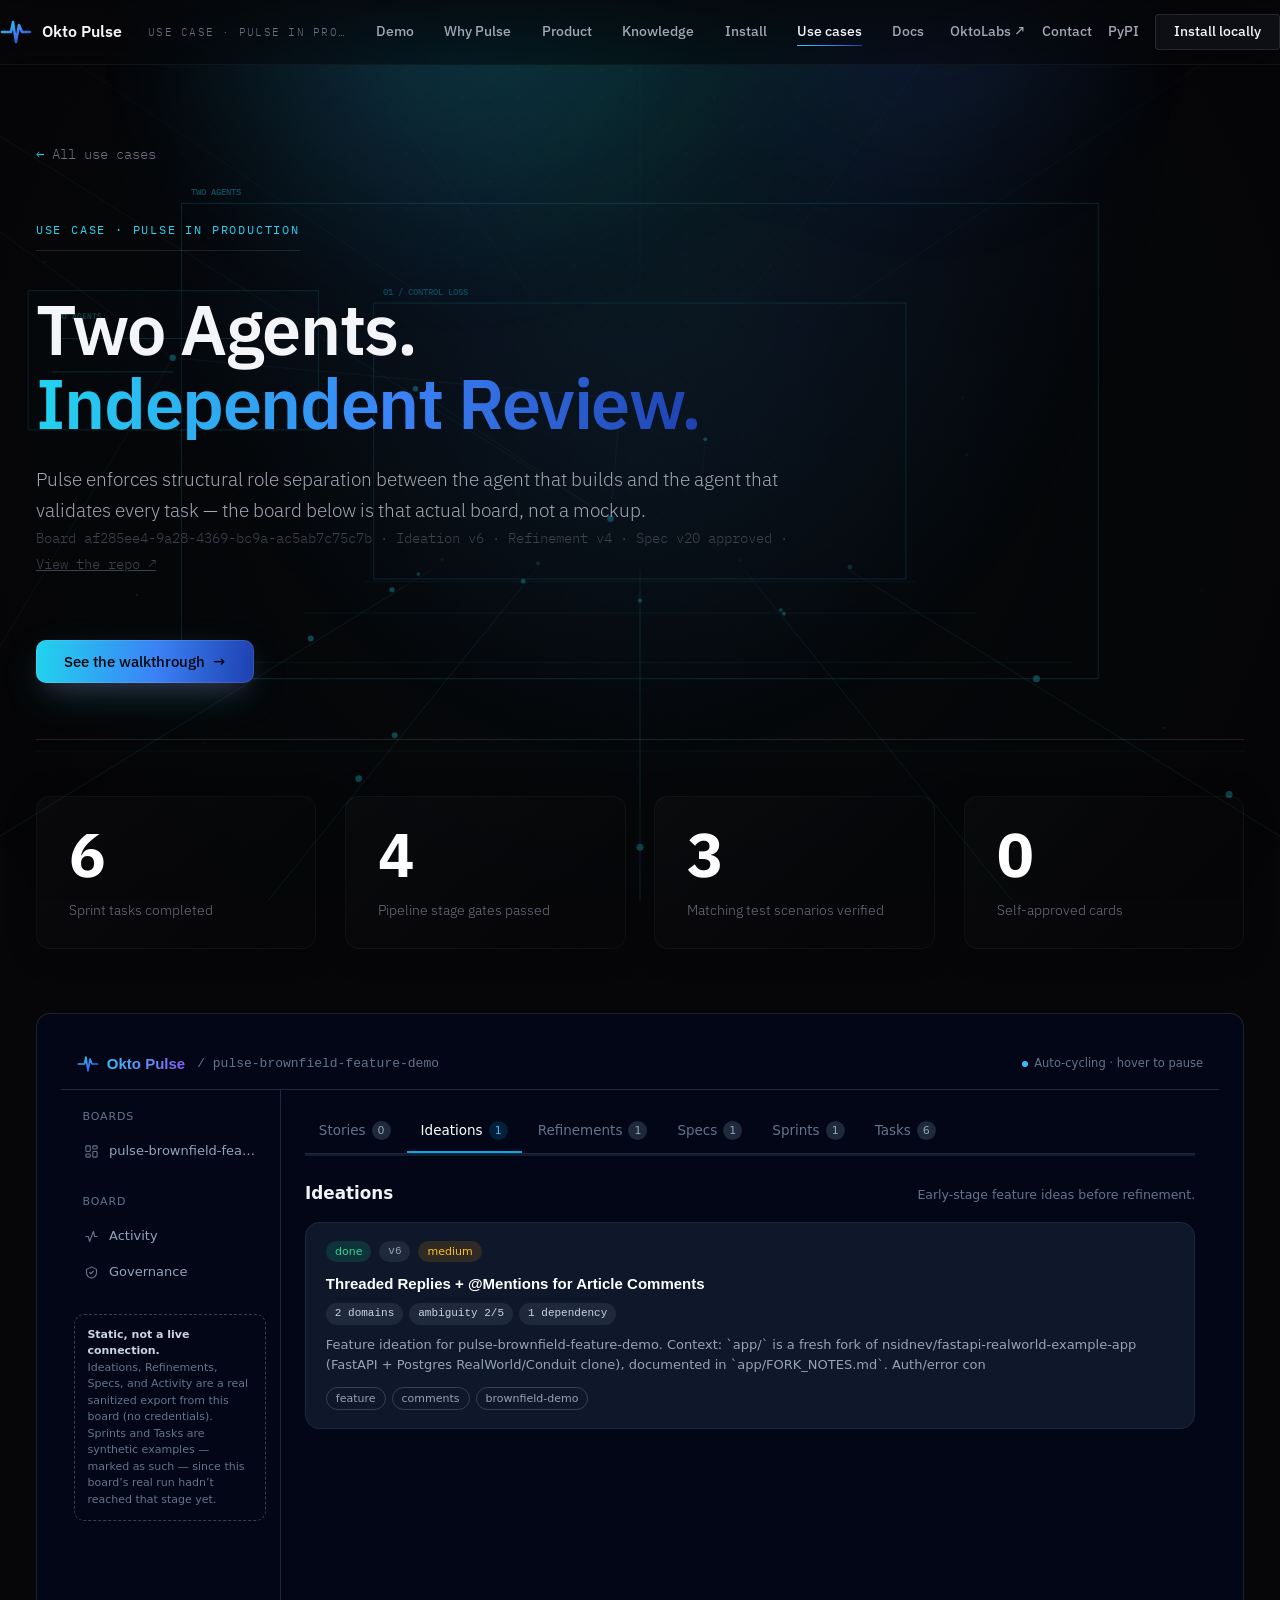
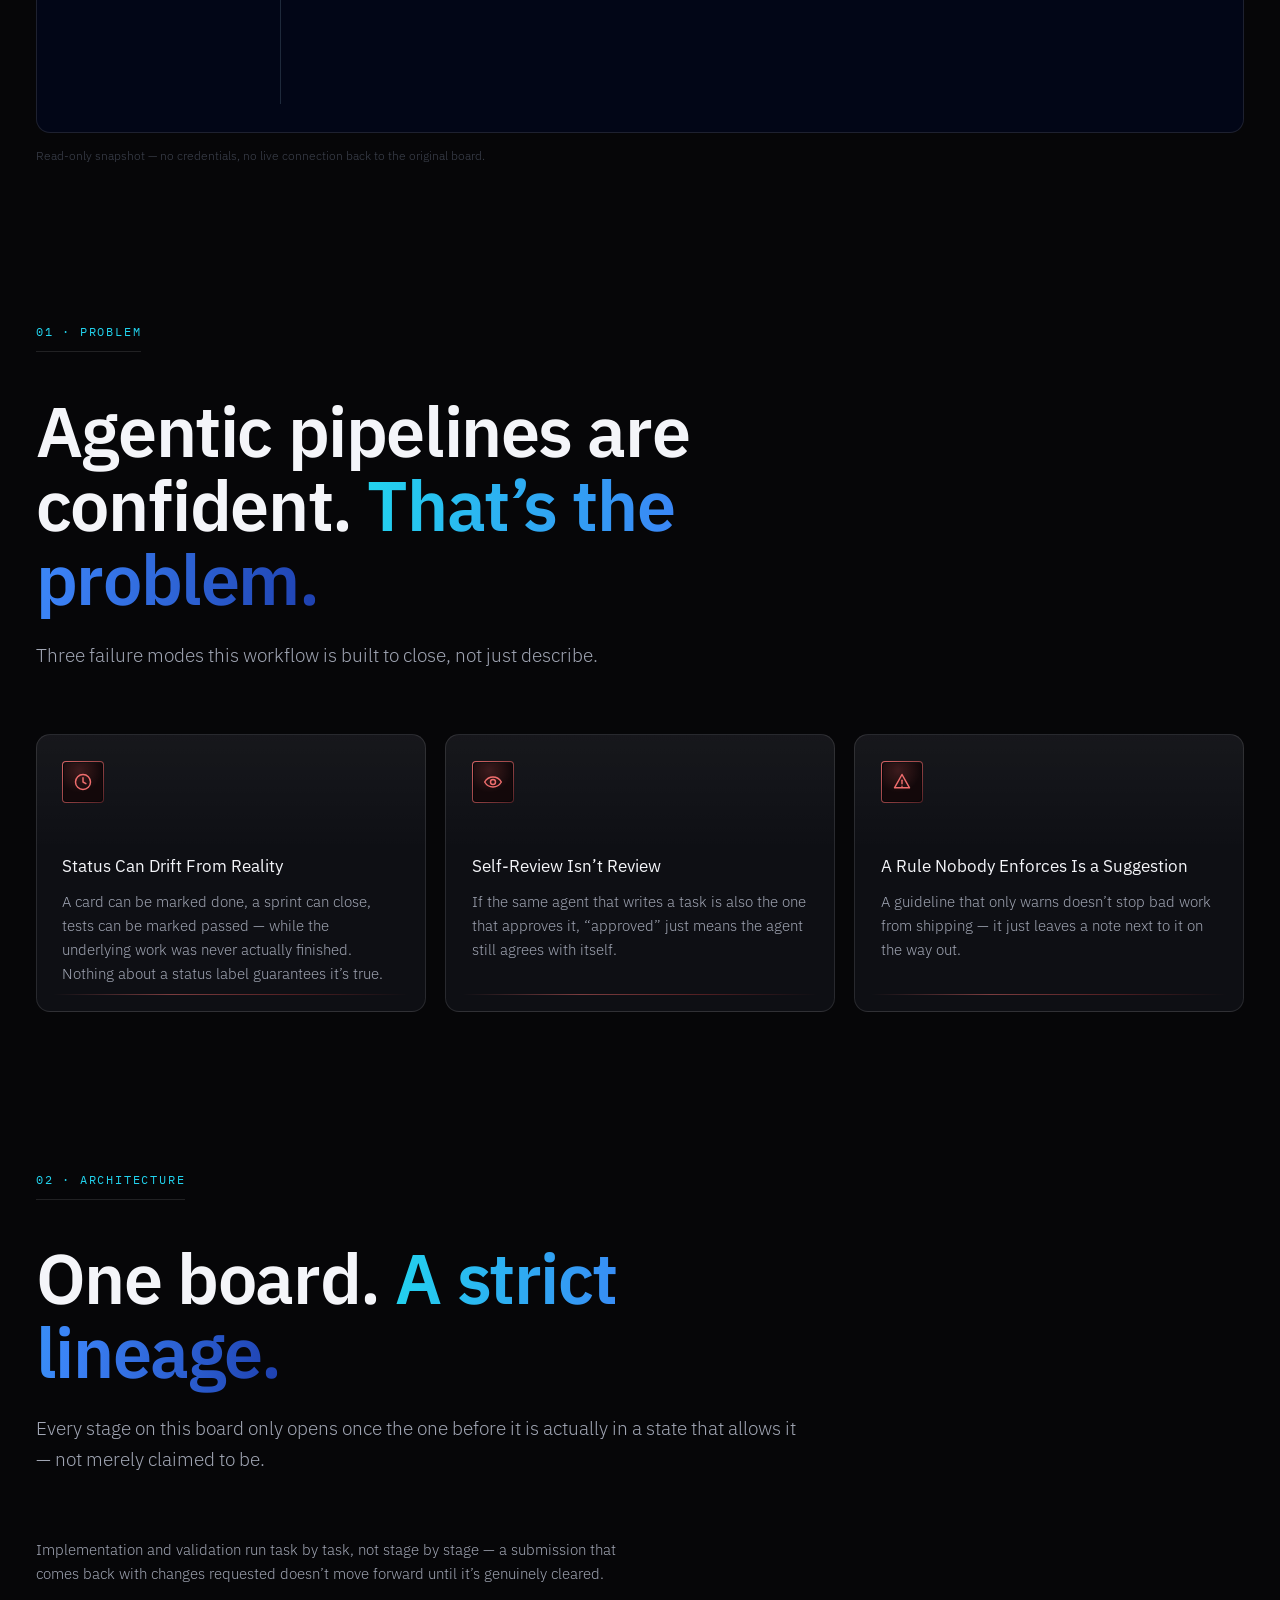
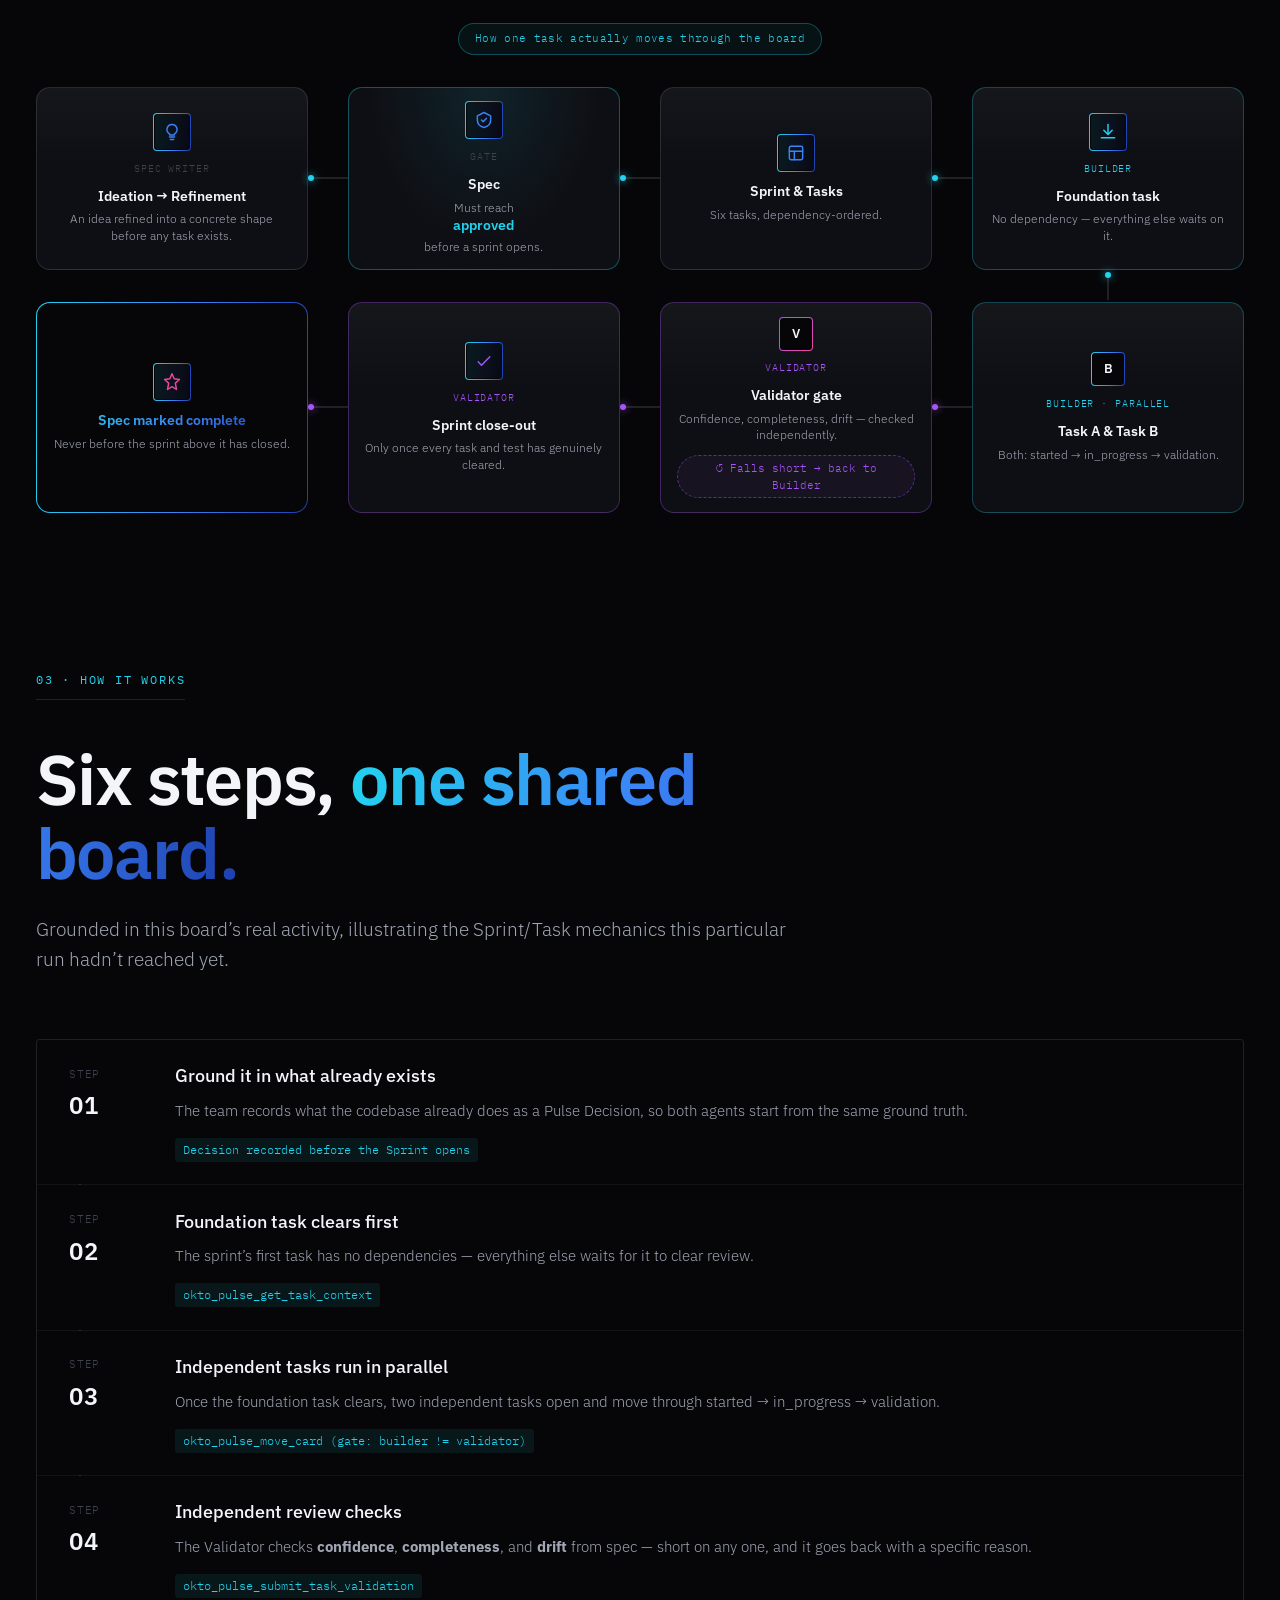
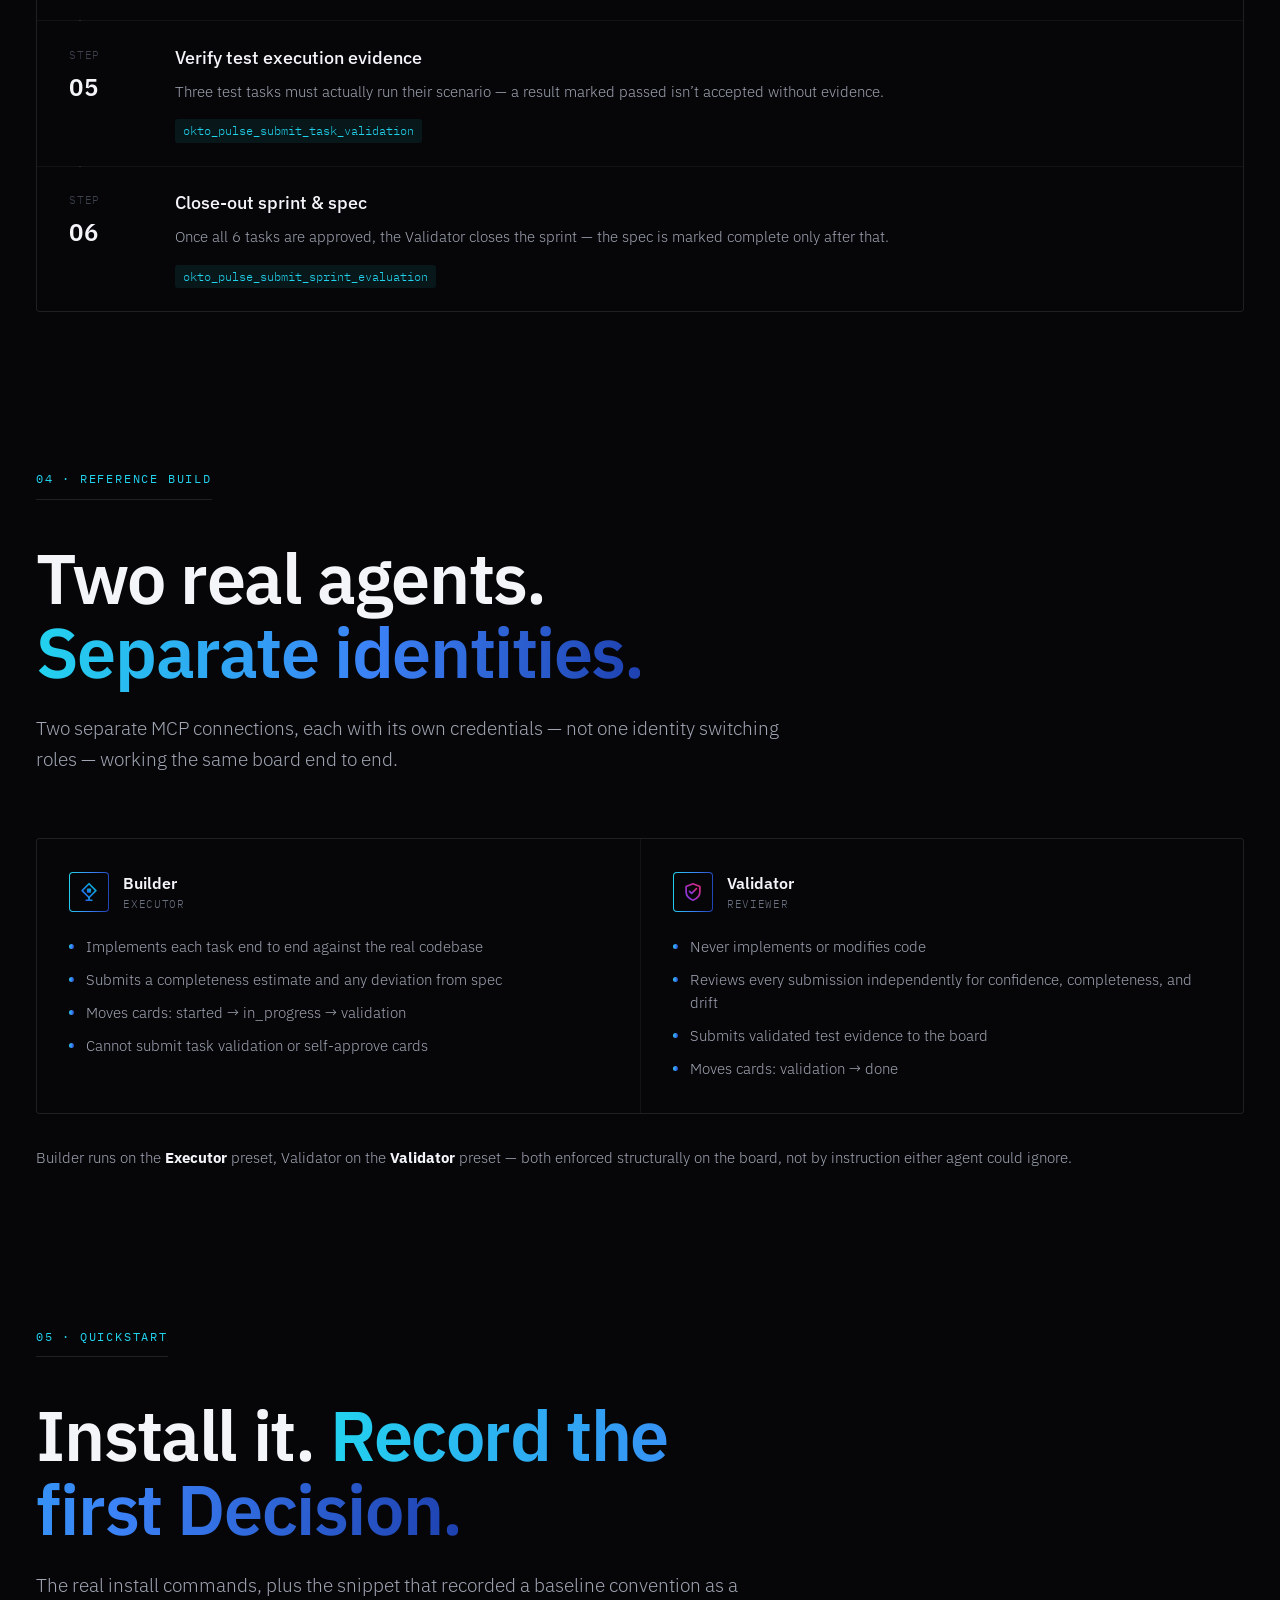
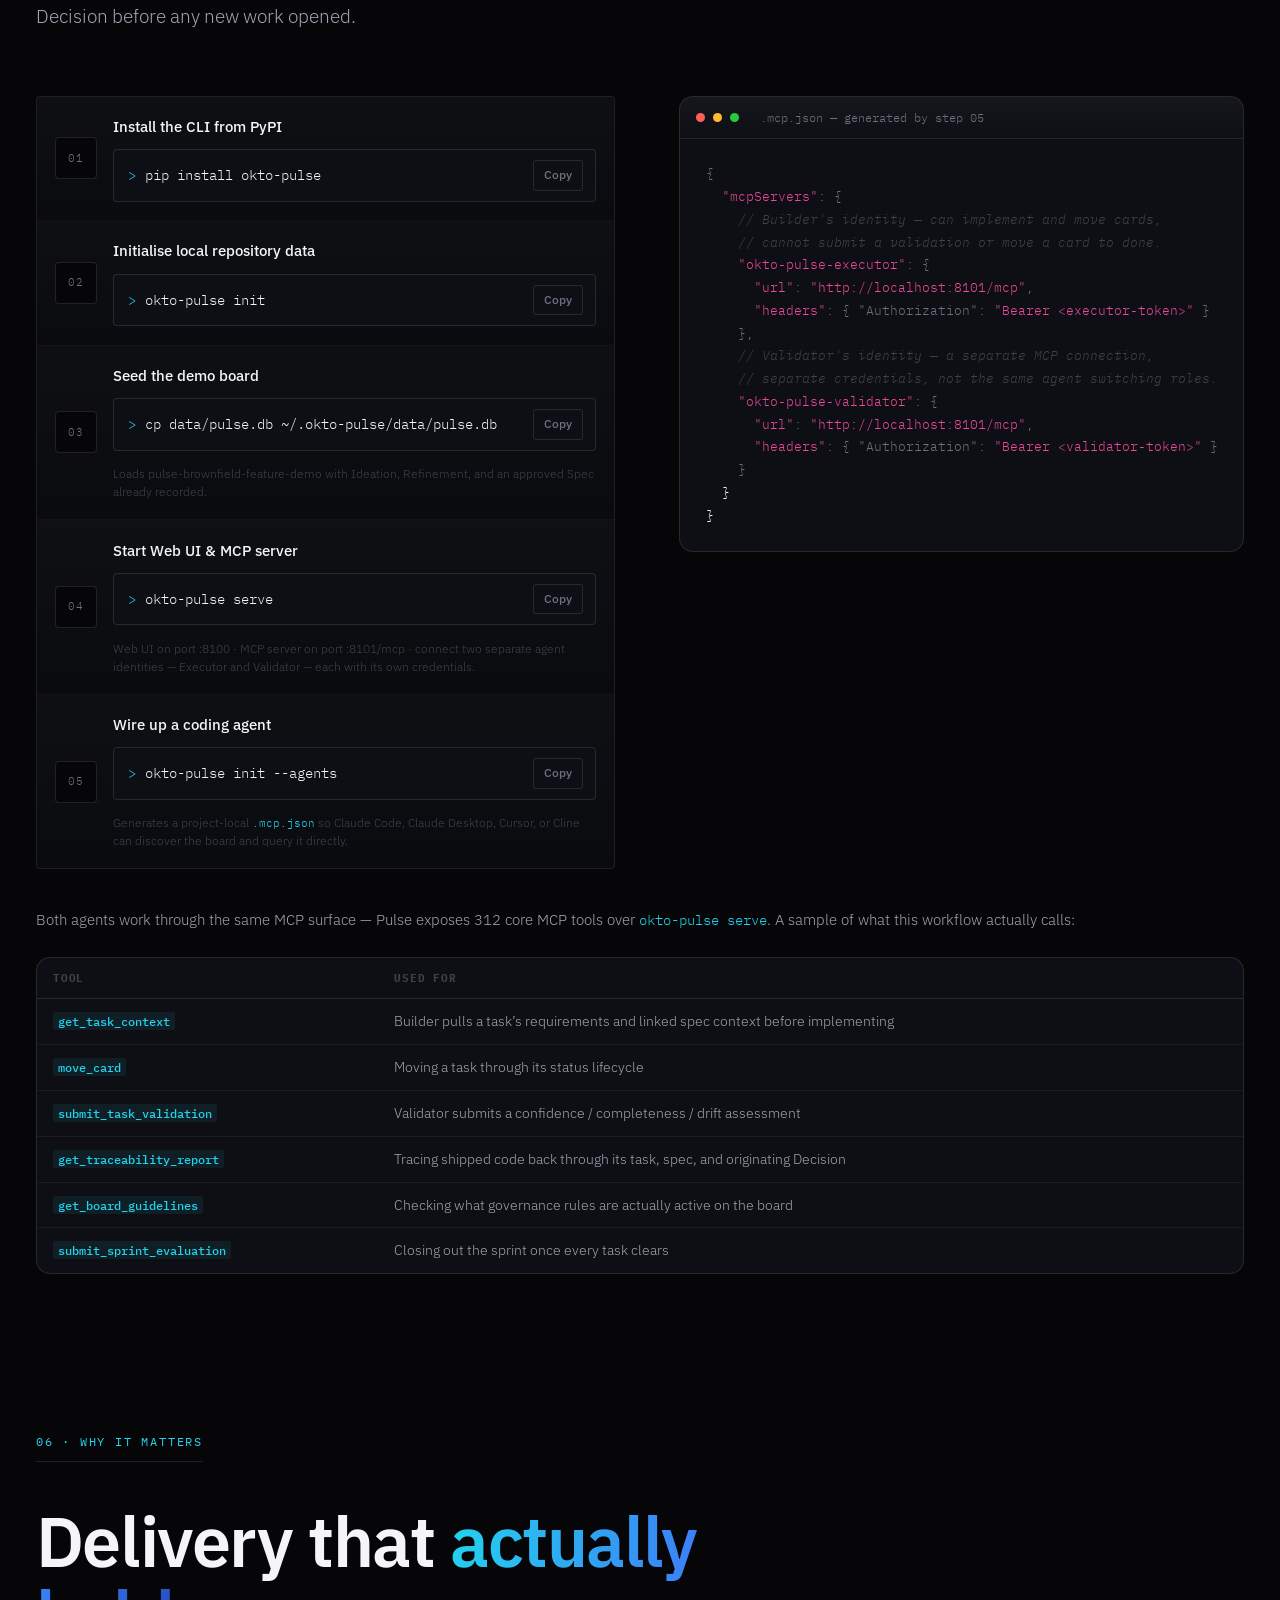
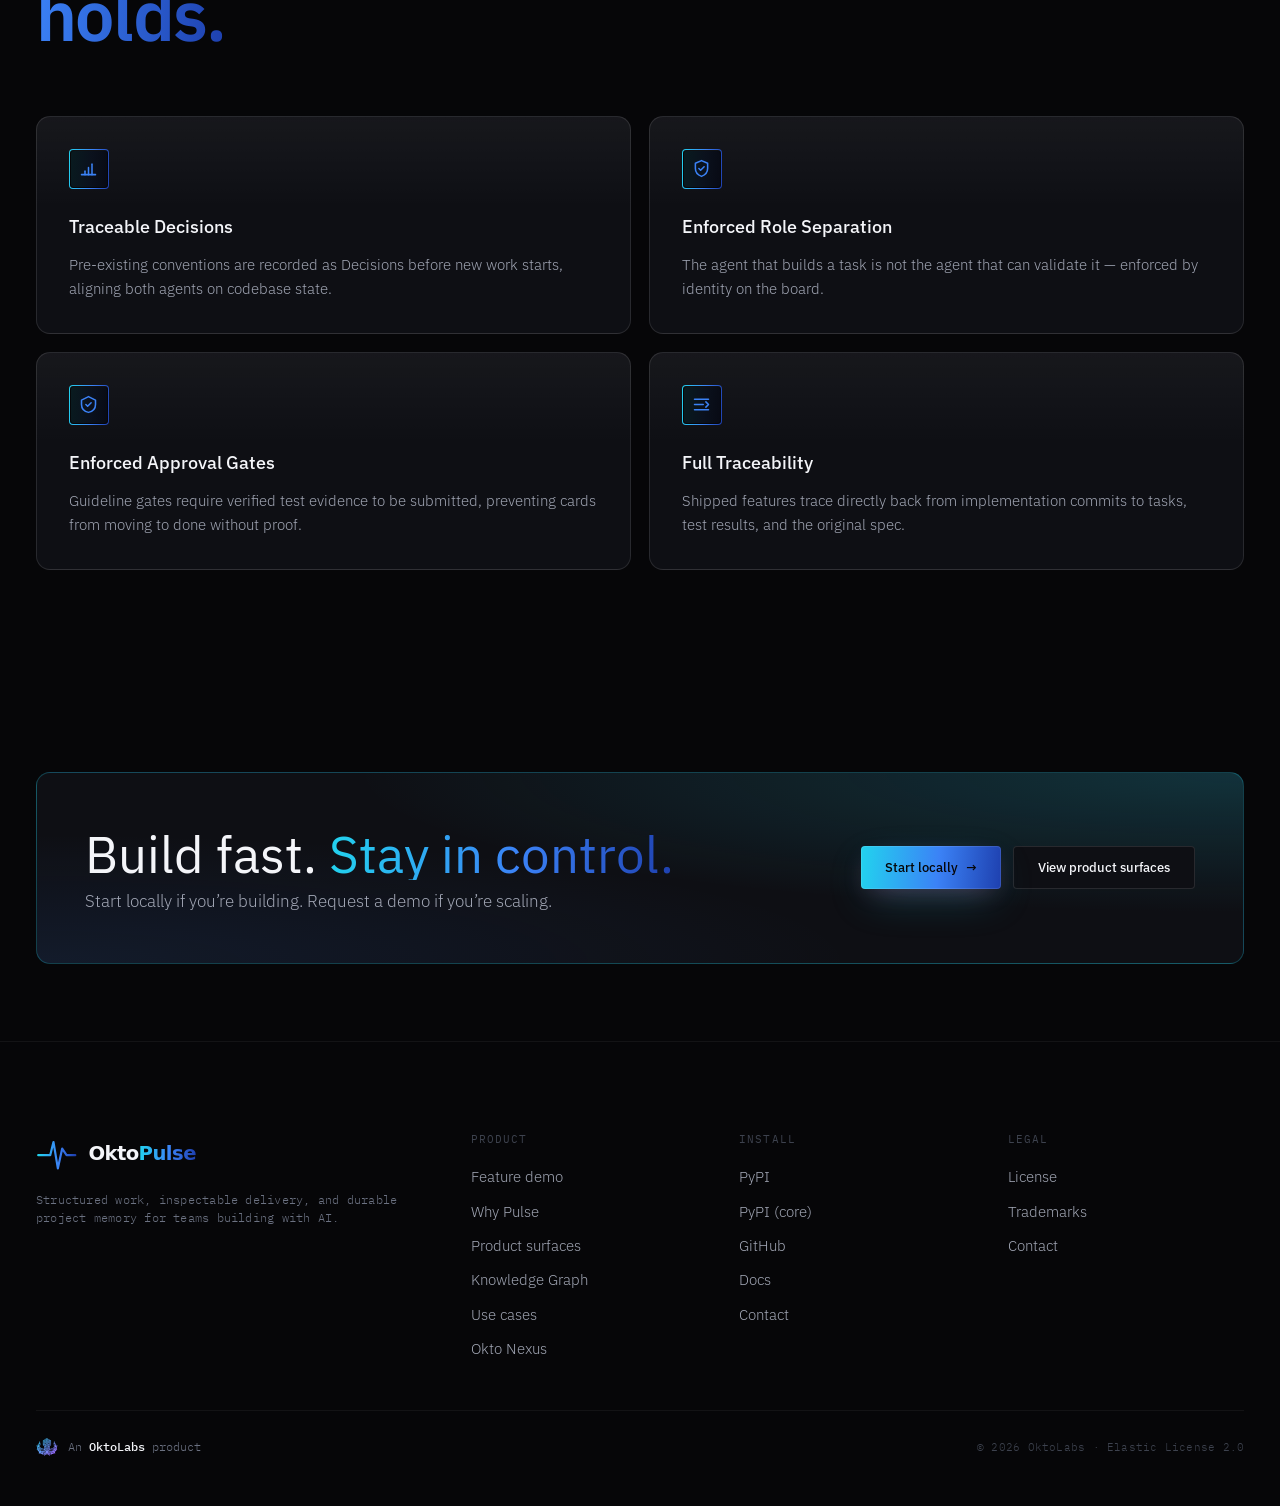
<file: use-case-two-agents-governed-board.html>
<!doctype html>
<html lang="en" class="no-js">
<head>
  <meta charset="utf-8" />
  <meta name="viewport" content="width=device-width, initial-scale=1, viewport-fit=cover" />
  <title>Two Agents. Independent Review. — Okto Pulse Use Case</title>
  <meta name="description" content="A Builder Agent implements a real feature end to end; a Validator Agent independently checks every task against an approved Spec before it ships, on a real Okto Pulse board." />
  <meta property="og:type" content="article" />
  <meta property="og:url" content="https://oktolabs.ai/platform/pulse/use-case-two-agents-governed-board.html" />
  <meta property="og:title" content="Two Agents. Independent Review. — Okto Pulse Use Case" />
  <meta property="og:description" content="A Builder Agent implements a real feature end to end; a Validator Agent independently checks every task against an approved Spec before it ships, on a real Okto Pulse board." />
  <meta property="og:image" content="https://oktolabs.ai/platform/pulse/assets/social/okto-pulse-share.png" />
  <meta property="og:image:secure_url" content="https://oktolabs.ai/platform/pulse/assets/social/okto-pulse-share.png" />
  <meta property="og:image:type" content="image/png" />
  <meta property="og:image:width" content="1200" />
  <meta property="og:image:height" content="630" />
  <meta name="twitter:card" content="summary_large_image" />
  <meta name="twitter:title" content="Two Agents. Independent Review. — Okto Pulse Use Case" />
  <meta name="twitter:description" content="A Builder Agent implements a real feature end to end; a Validator Agent independently checks every task against an approved Spec before it ships, on a real Okto Pulse board." />
  <meta name="twitter:image" content="https://oktolabs.ai/platform/pulse/assets/social/okto-pulse-share.png" />
  <meta name="theme-color" content="#070709" />

  <link rel="icon" type="image/svg+xml" href="./assets/logos/pulse-icon.svg" />
  <link rel="icon" type="image/png" href="./assets/logos/pulse-dark-sq.png" />
  <link rel="canonical" href="https://oktolabs.ai/platform/pulse/use-case-two-agents-governed-board.html" />

  <link rel="preconnect" href="https://fonts.googleapis.com" />
  <link rel="preconnect" href="https://fonts.gstatic.com" crossorigin />
  <link
    href="https://fonts.googleapis.com/css2?family=IBM+Plex+Mono:wght@300;400;500&family=IBM+Plex+Sans:wght@300;400;500;600;700&display=swap"
    rel="stylesheet"
  />

  <link rel="stylesheet" href="./styles.css?v=20260815-uc22" />

  <!-- Live board embed: fonts/tokens copied from the real Okto Pulse app,
       scoped under .board-embed / .board-modal so they don't leak into the
       rest of this page's own design system. -->
  <link rel="preconnect" href="https://api.fontshare.com" />
  <link href="https://api.fontshare.com/v2/css?f[]=satoshi@400,500,700,900&f[]=general-sans@400,500,600&display=swap" rel="stylesheet" />
  <link rel="stylesheet" href="./board.css?v=20260815-b12" />

  <style>
    /* Fix sticky board-topbar overlaying navigation */
    .board-embed .board-topbar {
      position: relative !important;
      top: auto !important;
    }

    /* Hero fold component enlargement & premium visual hierarchy */
    .usecase-page .breadcrumb {
      font-size: 13.5px;
      margin-bottom: clamp(2.5rem, 4vw, 3.5rem);
    }
    
    .usecase-page .section__eyebrow {
      font-size: clamp(0.75rem, 0.9vw, 0.85rem);
      letter-spacing: 0.15em;
      color: var(--pulse-cyan);
    }

    .usecase-page .section__title {
      font-size: clamp(2.8rem, 5.5vw, 4.5rem) !important;
      line-height: 1.05 !important;
      letter-spacing: -0.02em !important;
      margin-top: 1rem;
    }

    .usecase-page .section__lede {
      font-size: clamp(1.15rem, 1.45vw, 1.35rem) !important;
      line-height: 1.65 !important;
      max-width: 78ch !important;
      margin-top: 1.5rem !important;
      color: var(--ink-dim) !important;
    }

    .usecase-page .usecase-card__meta {
      font-size: clamp(0.9rem, 1.1vw, 1rem) !important;
      margin-top: 1.5rem !important;
      color: var(--ink-faint) !important;
    }

    .usecase-page .hero__actions {
      margin-top: 2.2rem !important;
      margin-bottom: 3.5rem !important;
    }

    .usecase-page .hero__actions .btn {
      padding: 14px 28px !important;
      font-size: 15px !important;
      border-radius: var(--radius-md) !important;
    }

    /* Premium styled, elevated stat dashboard panels */
    .usecase-page .hero__stats {
      display: grid;
      grid-template-columns: repeat(4, 1fr) !important;
      gap: 1.5rem 1.8rem !important;
      padding-top: clamp(2.2rem, 4.5vw, 3.5rem) !important;
      border-top: 1px solid var(--hair-strong) !important;
      max-width: 100% !important;
      margin-bottom: clamp(2.5rem, 5vw, 4rem) !important;
    }

    .usecase-page .hero__stats li {
      background: linear-gradient(135deg, rgba(255, 255, 255, 0.02) 0%, rgba(255, 255, 255, 0) 100%);
      border: 1px solid rgba(255, 255, 255, 0.04);
      border-radius: var(--radius-lg);
      padding: 1.75rem 2rem;
      transition: transform 250ms var(--ease), border-color 250ms var(--ease), background-color 250ms var(--ease);
      box-shadow: 0 4px 30px rgba(0, 0, 0, 0.25);
    }

    .usecase-page .hero__stats li:hover {
      transform: translateY(-3px);
      border-color: rgba(34, 211, 238, 0.25);
      background: linear-gradient(135deg, rgba(34, 211, 238, 0.04) 0%, rgba(255, 255, 255, 0) 100%);
    }

    .usecase-page .stat__value {
      font-size: clamp(2.6rem, 5.2vw, 3.8rem) !important;
      font-weight: 700 !important;
      color: #ffffff !important;
      line-height: 1 !important;
    }

    .usecase-page .stat__label {
      font-size: clamp(13px, 1.1vw, 14.5px) !important;
      color: var(--ink-mid) !important;
      line-height: 1.45 !important;
      margin-top: 0.5rem;
    }

    @media (max-width: 960px) {
      .usecase-page .hero__stats {
        grid-template-columns: repeat(2, 1fr) !important;
      }
    }

    @media (max-width: 520px) {
      .usecase-page .hero__stats {
        grid-template-columns: 1fr !important;
      }
    }
  </style>

  <script type="application/ld+json">
    {
      "@context": "https://schema.org",
      "@type": "Article",
      "headline": "Two Agents. Independent Review.",
      "description": "A Builder Agent implements a real feature end to end; a Validator Agent independently checks every task against an approved Spec before it ships, on a real Okto Pulse board.",
      "url": "https://oktolabs.ai/platform/pulse/use-case-two-agents-governed-board.html",
      "publisher": { "@type": "Organization", "name": "OktoLabs", "url": "https://oktolabs.ai" },
      "isPartOf": { "@type": "WebPage", "name": "Okto Pulse — Use Cases", "url": "https://oktolabs.ai/platform/pulse/use-cases.html" }
    }
  </script>

  <script>
    document.documentElement.classList.replace("no-js", "js");
  </script>
</head>

<body class="usecase-page">
  <!-- Ambient background: subtle dot grid + edge vignette -->
  <div class="ambient" aria-hidden="true">
    <canvas id="pulseDepthCanvas" class="pulse-depth-canvas" role="presentation" tabindex="-1"></canvas>
    <div class="ambient__grid"></div>
    <div class="ambient__vignette"></div>
    <div class="ambient__aurora"></div>
  </div>

  <!-- Navigation -->
  <header class="nav">
    <div class="nav__inner">
      <a class="nav__brand" href="./index.html#top" aria-label="Okto Pulse home">
        <img src="./assets/logos/pulse-icon.svg" alt="" class="nav__mark" width="32" height="32" />
        <span class="nav__wordmark">Okto Pulse</span>
      </a>
      <span class="nav__context" aria-hidden="true"></span>
      <nav class="nav__links" aria-label="Primary">
        <a href="./index.html#demo">Demo</a>
        <a href="./index.html#problem">Why Pulse</a>
        <a href="./index.html#evidence">Product</a>
        <a href="./index.html#knowledge">Knowledge</a>
        <a href="./index.html#install">Install</a>
        <a href="./use-cases.html" class="is-active">Use cases</a>
        <a href="https://docs.oktolabs.ai" rel="noopener">Docs</a>
      </nav>
      <div class="nav__cta">
        <a class="nav__ext" href="https://oktolabs.ai" rel="noopener">OktoLabs<span class="nav__ext-arrow">&nbsp;&#8599;</span></a>
        <a class="nav__ext" href="https://oktolabs.ai/contact/" rel="noopener">Contact</a>
        <a class="nav__ext" href="https://pypi.org/project/okto-pulse/" rel="noopener">PyPI</a>
        <a class="btn btn--quiet" href="./index.html#install">
          <span>Install locally</span>
        </a>
        <button class="nav__toggle" type="button" aria-expanded="false" aria-controls="mobileMenu" aria-label="Open menu">
          <span class="nav__toggle-line" aria-hidden="true"></span>
          <span class="nav__toggle-line" aria-hidden="true"></span>
        </button>
      </div>
    </div>
    <span class="nav__progress" aria-hidden="true"></span>
  </header>

  <nav id="mobileMenu" class="mobile-menu" aria-label="Mobile" hidden>
    <div class="mobile-menu__links">
      <a href="./index.html#demo" style="--i:1">Demo</a>
      <a href="./index.html#problem" style="--i:2">Why Pulse</a>
      <a href="./index.html#evidence" style="--i:3">Product</a>
      <a href="./index.html#knowledge" style="--i:4">Knowledge</a>
      <a href="./index.html#install" style="--i:5">Install</a>
      <a href="./use-cases.html" style="--i:6">Use cases</a>
      <a href="https://docs.oktolabs.ai" rel="noopener" style="--i:7">Docs</a>
    </div>
    <div class="mobile-menu__meta" style="--i:8">
      <a href="https://oktolabs.ai" rel="noopener">OktoLabs&nbsp;&#8599;</a>
      <a href="https://oktolabs.ai/contact/" rel="noopener">Contact&nbsp;&#8599;</a>
      <a href="https://pypi.org/project/okto-pulse/" rel="noopener">PyPI&nbsp;&#8599;</a>
      <a href="https://github.com/OktoLabsAI/okto-pulse" rel="noopener">GitHub&nbsp;&#8599;</a>
    </div>
    <a class="btn btn--primary mobile-menu__cta" href="./index.html#install" style="--i:9">
      <span>Get started</span>
      <span class="btn__arrow" aria-hidden="true">→</span>
    </a>
  </nav>

  <main id="top">

    <!-- ───────────────────── HERO + LIVE BOARD (first fold) ───────────────────── -->
    <section class="section" data-depth-scene="case-hero" data-depth-title="Two agents" data-depth-number="00">
      <div class="section__inner">
        <a class="breadcrumb" href="./use-cases.html">
          <span class="breadcrumb__arrow" aria-hidden="true">←</span> All use cases
        </a>

        <header class="section__head">
          <span class="section__eyebrow">USE CASE · PULSE IN PRODUCTION</span>
          <h1 class="section__title" data-kinetic>
            Two Agents. <em>Independent Review.</em>
          </h1>
          <p class="section__lede">
            Pulse enforces structural role separation between the agent that builds and the agent that validates every task &mdash; the board below is that actual board, not a mockup.
          </p>
          <span class="usecase-card__meta">
            Board af285ee4-9a28-4369-bc9a-ac5ab7c75c7b &middot; Ideation v6 &middot; Refinement v4 &middot; Spec v20 approved
            &middot; <a href="https://github.com/Infrasity-Labs/pulse-brownfield-feature-demo" rel="noopener" target="_blank" style="color: inherit; text-decoration: underline;">View the repo &#8599;</a>
          </span>
        </header>

        <div class="hero__actions">
          <a class="btn btn--primary" href="#walkthrough">
            <span>See the walkthrough</span>
            <span class="btn__arrow" aria-hidden="true">→</span>
          </a>
        </div>

        <ul class="hero__stats">
          <li>
            <span class="stat__value" data-count="6">0</span>
            <span class="stat__label">Sprint tasks completed</span>
          </li>
          <li>
            <span class="stat__value" data-count="4">0</span>
            <span class="stat__label">Pipeline stage gates passed</span>
          </li>
          <li>
            <span class="stat__value" data-count="3">0</span>
            <span class="stat__label">Matching test scenarios verified</span>
          </li>
          <li>
            <span class="stat__value" data-count="0">0</span>
            <span class="stat__label">Self-approved cards</span>
          </li>
        </ul>

        <div class="board-embed" id="live-board" style="border: 1px solid var(--hair-strong); border-radius: var(--radius-lg);">
          <header class="board-topbar">
            <button class="board-hamburger" id="boardHamburger" aria-label="Toggle sidebar" aria-expanded="false" aria-controls="boardSidebar">
              <svg viewBox="0 0 24 24" width="16" height="16" fill="none" stroke="currentColor" stroke-width="1.75" stroke-linecap="round"><path d="M3 6h18M3 12h18M3 18h18" /></svg>
            </button>
            <span class="board-topbar__brand"><img src="./assets/logos/pulse-icon.svg" alt="" /><span>Okto Pulse</span></span>
            <span class="board-topbar__crumb">/ pulse-brownfield-feature-demo</span>
            <span class="board-topbar__live" id="boardLiveBadge" title="Auto-cycling through board views — hover the board to pause">
              <span class="board-topbar__live-dot"></span> Auto-cycling &middot; hover to pause
            </span>
          </header>
          <div class="board-shell">
            <aside class="board-sidebar" id="boardSidebar"></aside>
            <main class="board-main">
              <nav class="board-tabs" id="boardTabs" aria-label="Board sections"></nav>
              <div class="board-autoplay" id="boardAutoplay" aria-hidden="true"><span></span></div>
              <div id="boardPanel">
                <div class="board-loading">Loading board snapshot…</div>
              </div>
            </main>
          </div>
        </div>
        <p style="margin-top: 0.85rem; font-size: 11.5px; color: var(--ink-faint);">
          Read-only snapshot &mdash; no credentials, no live connection back to the original board.
        </p>
      </div>
    </section>

    <!-- ───────────────────── PROBLEM ───────────────────── -->
    <section id="problem" class="section" data-depth-scene="problem" data-depth-title="Problem" data-depth-number="01">
      <div class="section__inner">
        <header class="section__head">
          <span class="section__eyebrow">01 · PROBLEM</span>
          <h2 class="section__title">
            Agentic pipelines are confident. <em>That&rsquo;s the problem.</em>
          </h2>
          <p class="section__lede">
            Three failure modes this workflow is built to close, not just describe.
          </p>
        </header>

        <div class="problem__grid grid--3col" style="margin-top: 2.4rem;">
          <article class="risk-card" style="--risk-i:1">
            <div class="risk-card__top">
              <span class="context-icon risk-card__icon" aria-hidden="true">
                <svg viewBox="0 0 24 24" role="img">
                  <circle cx="12" cy="12" r="9" fill="none" stroke="currentColor" stroke-width="1.75" stroke-linecap="round" stroke-linejoin="round" />
                  <path d="M12 7v5l3.5 2" fill="none" stroke="currentColor" stroke-width="1.75" stroke-linecap="round" stroke-linejoin="round" />
                </svg>
              </span>
            </div>
            <h3>Status Can Drift From Reality</h3>
            <p>A card can be marked done, a sprint can close, tests can be marked passed &mdash; while the underlying work was never actually finished. Nothing about a status label guarantees it&rsquo;s true.</p>
          </article>
          <article class="risk-card" style="--risk-i:2">
            <div class="risk-card__top">
              <span class="context-icon risk-card__icon" aria-hidden="true">
                <svg viewBox="0 0 24 24" role="img">
                  <path d="M2 12s3.5-6 10-6 10 6 10 6-3.5 6-10 6-10-6-10-6z" fill="none" stroke="currentColor" stroke-width="1.75" stroke-linecap="round" stroke-linejoin="round"/>
                  <circle cx="12" cy="12" r="3" fill="none" stroke="currentColor" stroke-width="1.75" stroke-linecap="round" stroke-linejoin="round"/>
                </svg>
              </span>
            </div>
            <h3>Self-Review Isn&rsquo;t Review</h3>
            <p>If the same agent that writes a task is also the one that approves it, &ldquo;approved&rdquo; just means the agent still agrees with itself.</p>
          </article>
          <article class="risk-card" style="--risk-i:3">
            <div class="risk-card__top">
              <span class="context-icon risk-card__icon" aria-hidden="true">
                <svg viewBox="0 0 24 24" role="img">
                  <path d="M12 3l9 16H3z" fill="none" stroke="currentColor" stroke-width="1.75" stroke-linecap="round" stroke-linejoin="round" />
                  <path d="M12 10v4" fill="none" stroke="currentColor" stroke-width="1.75" stroke-linecap="round" />
                  <path d="M12 17h.01" fill="none" stroke="currentColor" stroke-width="1.75" stroke-linecap="round" />
                </svg>
              </span>
            </div>
            <h3>A Rule Nobody Enforces Is a Suggestion</h3>
            <p>A guideline that only warns doesn&rsquo;t stop bad work from shipping &mdash; it just leaves a note next to it on the way out.</p>
          </article>
        </div>
      </div>
    </section>

    <!-- ───────────────────── ARCHITECTURE ───────────────────── -->
    <section id="architecture" class="section" data-depth-scene="case-architecture" data-depth-title="Architecture" data-depth-number="02">
      <div class="section__inner">
        <header class="section__head">
          <span class="section__eyebrow">02 · ARCHITECTURE</span>
          <h2 class="section__title">
            One board. <em>A strict lineage.</em>
          </h2>
          <p class="section__lede">
            Every stage on this board only opens once the one before it is actually in a state
            that allows it &mdash; not merely claimed to be.
          </p>
        </header>

        <p style="margin-top: 1.8rem; font-size: 0.94rem; color: var(--ink-dim); max-width: 68ch;">
          Implementation and validation run task by task, not stage by stage &mdash; a submission
          that comes back with changes requested doesn&rsquo;t move forward until it&rsquo;s
          genuinely cleared.
        </p>

        <div style="margin: 2.4rem 0 2rem; text-align: center;">
          <span class="arch-caption">How one task actually moves through the board</span>
        </div>
        <div class="arch-flow arch-flow--loop" aria-label="Diagram: Ideation and Refinement lead to an approved Spec, which opens Sprint and Tasks, which unblocks a Foundation task, which unblocks Task A and Task B running in parallel. That work flows through the Validator gate, then Sprint close-out, ending at Spec marked complete; rejected work is sent back to the Builder.">
          <div class="flow-node loop-t1">
            <span class="context-icon flow-node__icon" aria-hidden="true">
              <svg viewBox="0 0 24 24" role="img"><path d="M9 18h6" fill="none" stroke="currentColor" stroke-width="1.75" stroke-linecap="round" /><path d="M10 21h4" fill="none" stroke="currentColor" stroke-width="1.75" stroke-linecap="round" /><path d="M12 3a6 6 0 0 0-3.5 10.9c.5.4.8 1 .8 1.6h5.4c0-.6.3-1.2.8-1.6A6 6 0 0 0 12 3z" fill="none" stroke="currentColor" stroke-width="1.75" stroke-linecap="round" stroke-linejoin="round" /></svg>
            </span>
            <span class="flow-node__tag">Spec Writer</span>
            <strong>Ideation → Refinement</strong>
            <p>An idea refined into a concrete shape before any task exists.</p>
          </div>
          <div class="arch-hflow loop-ht1" aria-hidden="true"></div>
          <div class="flow-node flow-node--gate loop-t2">
            <span class="context-icon flow-node__icon" aria-hidden="true">
              <svg viewBox="0 0 24 24" role="img"><path d="M12 3l8 4v5c0 5-3.5 8-8 9-4.5-1-8-4-8-9V7z" fill="none" stroke="currentColor" stroke-width="1.75" stroke-linecap="round" stroke-linejoin="round" /><path d="M9 12l2 2 4-4" fill="none" stroke="currentColor" stroke-width="1.75" stroke-linecap="round" stroke-linejoin="round" /></svg>
            </span>
            <span class="flow-node__tag">Gate</span>
            <strong>Spec</strong>
            <p>Must reach <strong style="color: var(--pulse-cyan);">approved</strong> before a sprint opens.</p>
          </div>
          <div class="arch-hflow loop-ht2" aria-hidden="true"></div>
          <div class="flow-node loop-t3">
            <span class="context-icon flow-node__icon" aria-hidden="true">
              <svg viewBox="0 0 24 24" role="img"><rect x="4" y="4" width="16" height="16" rx="2" fill="none" stroke="currentColor" stroke-width="1.75" /><path d="M4 10h16" fill="none" stroke="currentColor" stroke-width="1.75" /><path d="M10 10v10" fill="none" stroke="currentColor" stroke-width="1.75" /></svg>
            </span>
            <strong>Sprint & Tasks</strong>
            <p>Six tasks, dependency-ordered.</p>
          </div>
          <div class="arch-hflow loop-ht3" aria-hidden="true"></div>
          <div class="flow-node flow-node--builder loop-t4">
            <span class="context-icon flow-node__icon" aria-hidden="true">
              <svg viewBox="0 0 24 24" role="img"><path d="M12 3v11" fill="none" stroke="currentColor" stroke-width="1.75" stroke-linecap="round" /><path d="m7 10 5 5 5-5" fill="none" stroke="currentColor" stroke-width="1.75" stroke-linecap="round" stroke-linejoin="round" /><path d="M4 19h16" fill="none" stroke="currentColor" stroke-width="1.75" stroke-linecap="round" /></svg>
            </span>
            <span class="flow-node__tag">Builder</span>
            <strong>Foundation task</strong>
            <p>No dependency &mdash; everything else waits on it.</p>
          </div>
          <div class="arch-vflow loop-v" aria-hidden="true"></div>
          <div class="flow-node flow-node--builder loop-b4">
            <span class="flow-node__badge" aria-hidden="true">B</span>
            <span class="flow-node__tag">Builder · parallel</span>
            <strong>Task A &amp; Task B</strong>
            <p>Both: started → in_progress → validation.</p>
          </div>
          <div class="arch-hflow arch-hflow--reverse loop-hb3" aria-hidden="true"></div>
          <div class="flow-node flow-node--validator loop-b3">
            <span class="flow-node__badge flow-node__badge--validator" aria-hidden="true">V</span>
            <span class="flow-node__tag">Validator</span>
            <strong>Validator gate</strong>
            <p>Confidence, completeness, drift &mdash; checked independently.</p>
            <span class="arch-rejected">↺ Falls short → back to Builder</span>
          </div>
          <div class="arch-hflow arch-hflow--reverse loop-hb2" aria-hidden="true"></div>
          <div class="flow-node flow-node--validator loop-b2">
            <span class="context-icon flow-node__icon" aria-hidden="true">
              <svg viewBox="0 0 24 24" role="img"><path d="M5 13l4 4L19 7" fill="none" stroke="currentColor" stroke-width="1.75" stroke-linecap="round" stroke-linejoin="round" /></svg>
            </span>
            <span class="flow-node__tag">Validator</span>
            <strong>Sprint close-out</strong>
            <p>Only once every task and test has genuinely cleared.</p>
          </div>
          <div class="arch-hflow arch-hflow--reverse loop-hb1" aria-hidden="true"></div>
          <div class="flow-node flow-node--final loop-b1">
            <span class="context-icon flow-node__icon" aria-hidden="true">
              <svg viewBox="0 0 24 24" role="img"><path d="M12 2l2.6 6.2L21 9l-5 4.4L17.4 21 12 17.6 6.6 21 8 13.4 3 9l6.4-.8z" fill="none" stroke="currentColor" stroke-width="1.75" stroke-linecap="round" stroke-linejoin="round" /></svg>
            </span>
            <strong>Spec marked complete</strong>
            <p>Never before the sprint above it has closed.</p>
          </div>
        </div>

      </div>
    </section>

    <!-- ───────────────────── WALKTHROUGH ───────────────────── -->
    <section id="walkthrough" class="section" data-depth-scene="case-walkthrough" data-depth-title="Walkthrough" data-depth-number="03">
      <div class="section__inner">
        <header class="section__head">
          <span class="section__eyebrow">03 · HOW IT WORKS</span>
          <h2 class="section__title">
            Six steps, <em>one shared board.</em>
          </h2>
          <p class="section__lede">
            Grounded in this board&rsquo;s real activity, illustrating the Sprint/Task mechanics
            this particular run hadn&rsquo;t reached yet.
          </p>
        </header>

        <ol class="pipeline walk-steps" style="margin-top: 2.4rem;">
          <li class="pipeline__step walk-step">
            <div class="walk-step__num">STEP<strong>01</strong></div>
            <div>
              <h3>Ground it in what already exists</h3>
              <p>The team records what the codebase already does as a Pulse Decision, so both agents start from the same ground truth.</p>
              <span class="walk-step__moment">Decision recorded before the Sprint opens</span>
            </div>
          </li>
          <li class="pipeline__step walk-step">
            <div class="walk-step__num">STEP<strong>02</strong></div>
            <div>
              <h3>Foundation task clears first</h3>
              <p>The sprint&rsquo;s first task has no dependencies &mdash; everything else waits for it to clear review.</p>
              <span class="walk-step__moment">okto_pulse_get_task_context</span>
            </div>
          </li>
          <li class="pipeline__step walk-step">
            <div class="walk-step__num">STEP<strong>03</strong></div>
            <div>
              <h3>Independent tasks run in parallel</h3>
              <p>Once the foundation task clears, two independent tasks open and move through started → in_progress → validation.</p>
              <span class="walk-step__moment">okto_pulse_move_card (gate: builder != validator)</span>
            </div>
          </li>
          <li class="pipeline__step walk-step">
            <div class="walk-step__num">STEP<strong>04</strong></div>
            <div>
              <h3>Independent review checks</h3>
              <p>The Validator checks <strong>confidence</strong>, <strong>completeness</strong>, and <strong>drift</strong> from spec &mdash; short on any one, and it goes back with a specific reason.</p>
              <span class="walk-step__moment">okto_pulse_submit_task_validation</span>
            </div>
          </li>
          <li class="pipeline__step walk-step">
            <div class="walk-step__num">STEP<strong>05</strong></div>
            <div>
              <h3>Verify test execution evidence</h3>
              <p>Three test tasks must actually run their scenario &mdash; a result marked passed isn&rsquo;t accepted without evidence.</p>
              <span class="walk-step__moment">okto_pulse_submit_task_validation</span>
            </div>
          </li>
          <li class="pipeline__step walk-step">
            <div class="walk-step__num">STEP<strong>06</strong></div>
            <div>
              <h3>Close-out sprint & spec</h3>
              <p>Once all 6 tasks are approved, the Validator closes the sprint &mdash; the spec is marked complete only after that.</p>
              <span class="walk-step__moment">okto_pulse_submit_sprint_evaluation</span>
            </div>
          </li>
        </ol>
      </div>
    </section>

    <!-- ───────────────────── REFERENCE BUILD ───────────────────── -->
    <section id="reference-build" class="section" data-depth-scene="case-reference" data-depth-title="Reference build" data-depth-number="04">
      <div class="section__inner">
        <header class="section__head">
          <span class="section__eyebrow">04 · REFERENCE BUILD</span>
          <h2 class="section__title">
            Two real agents. <em>Separate identities.</em>
          </h2>
          <p class="section__lede">
            Two separate MCP connections, each with its own credentials &mdash; not one identity
            switching roles &mdash; working the same board end to end.
          </p>
        </header>

        <div class="grid--features grid--agents" style="margin-top: 2.4rem;">
          <article class="feature agent-card">
            <div class="agent-card__top">
              <span class="agent-card__badge">
                <img src="./assets/logos/builder.svg" alt="Builder logo" class="agent-card__logo" />
              </span>
              <div>
                <div class="agent-card__name">Builder</div>
                <div class="agent-card__role">Executor</div>
              </div>
            </div>
            <ul>
              <li>Implements each task end to end against the real codebase</li>
              <li>Submits a completeness estimate and any deviation from spec</li>
              <li>Moves cards: started → in_progress → validation</li>
              <li>Cannot submit task validation or self-approve cards</li>
            </ul>
          </article>
          <article class="feature agent-card">
            <div class="agent-card__top">
              <span class="agent-card__badge">
                <img src="./assets/logos/validator.svg" alt="Validator logo" class="agent-card__logo" />
              </span>
              <div>
                <div class="agent-card__name">Validator</div>
                <div class="agent-card__role">Reviewer</div>
              </div>
            </div>
            <ul>
              <li>Never implements or modifies code</li>
              <li>Reviews every submission independently for confidence, completeness, and drift</li>
              <li>Submits validated test evidence to the board</li>
              <li>Moves cards: validation → done</li>
            </ul>
          </article>
        </div>

        <p style="margin-top: 2rem; font-size: 0.94rem; color: var(--ink-dim);">
          Builder runs on the <strong style="color: var(--ink);">Executor</strong> preset,
          Validator on the <strong style="color: var(--ink);">Validator</strong> preset &mdash;
          both enforced structurally on the board, not by instruction either agent could ignore.
        </p>
      </div>
    </section>

    <!-- ───────────────────── QUICKSTART ───────────────────── -->
    <section id="developer" class="section" data-depth-scene="case-quickstart" data-depth-title="Activate" data-depth-number="05">
      <div class="section__inner">
        <header class="section__head">
          <span class="section__eyebrow">05 · QUICKSTART</span>
          <h2 class="section__title">
            Install it. <em>Record the first Decision.</em>
          </h2>
          <p class="section__lede">
            The real install commands, plus the snippet that recorded a baseline convention as a
            Decision before any new work opened.
          </p>
        </header>

        <div class="grid--split" style="margin-top: 2.4rem;">
          <div>
            <ol class="install" style="grid-template-columns: 1fr; margin-top: 0; margin-bottom: 0;">
              <li class="install__step">
                <span class="install__num">01</span>
                <div class="install__body">
                  <h3>Install the CLI from PyPI</h3>
                  <div class="terminal" data-copy>
                    <div class="terminal__prompt">
                      <span class="terminal__sigil">&gt;</span>
                      <code>pip install okto-pulse</code>
                    </div>
                    <button class="terminal__copy" type="button" aria-label="Copy command">
                      <span class="terminal__copy-label">Copy</span>
                    </button>
                  </div>
                </div>
              </li>
              <li class="install__step">
                <span class="install__num">02</span>
                <div class="install__body">
                  <h3>Initialise local repository data</h3>
                  <div class="terminal" data-copy>
                    <div class="terminal__prompt">
                      <span class="terminal__sigil">&gt;</span>
                      <code>okto-pulse init</code>
                    </div>
                    <button class="terminal__copy" type="button" aria-label="Copy command">
                      <span class="terminal__copy-label">Copy</span>
                    </button>
                  </div>
                </div>
              </li>
              <li class="install__step">
                <span class="install__num">03</span>
                <div class="install__body">
                  <h3>Seed the demo board</h3>
                  <div class="terminal" data-copy>
                    <div class="terminal__prompt">
                      <span class="terminal__sigil">&gt;</span>
                      <code>cp data/pulse.db ~/.okto-pulse/data/pulse.db</code>
                    </div>
                    <button class="terminal__copy" type="button" aria-label="Copy command">
                      <span class="terminal__copy-label">Copy</span>
                    </button>
                  </div>
                  <span style="font-size: 11.5px; color: var(--ink-faint); margin-top: 0.25rem; display: block;">Loads pulse-brownfield-feature-demo with Ideation, Refinement, and an approved Spec already recorded.</span>
                </div>
              </li>
              <li class="install__step">
                <span class="install__num">04</span>
                <div class="install__body">
                  <h3>Start Web UI & MCP server</h3>
                  <div class="terminal" data-copy>
                    <div class="terminal__prompt">
                      <span class="terminal__sigil">&gt;</span>
                      <code>okto-pulse serve</code>
                    </div>
                    <button class="terminal__copy" type="button" aria-label="Copy command">
                      <span class="terminal__copy-label">Copy</span>
                    </button>
                  </div>
                  <span style="font-size: 11.5px; color: var(--ink-faint); margin-top: 0.25rem; display: block;">Web UI on port :8100 &middot; MCP server on port :8101/mcp &middot; connect two separate agent identities &mdash; Executor and Validator &mdash; each with its own credentials.</span>
                </div>
              </li>
              <li class="install__step">
                <span class="install__num">05</span>
                <div class="install__body">
                  <h3>Wire up a coding agent</h3>
                  <div class="terminal" data-copy>
                    <div class="terminal__prompt">
                      <span class="terminal__sigil">&gt;</span>
                      <code>okto-pulse init --agents</code>
                    </div>
                    <button class="terminal__copy" type="button" aria-label="Copy command">
                      <span class="terminal__copy-label">Copy</span>
                    </button>
                  </div>
                  <span style="font-size: 11.5px; color: var(--ink-faint); margin-top: 0.25rem; display: block;">Generates a project-local <code class="mono">.mcp.json</code> so Claude Code, Claude Desktop, Cursor, or Cline can discover the board and query it directly.</span>
                </div>
              </li>
            </ol>
          </div>

          <div>
            <div class="mcp__code" style="margin-top: 0;">
              <div class="mcp__code-bar">
                <span class="dot"></span><span class="dot"></span><span class="dot"></span>
                <span class="mcp__code-title">.mcp.json &mdash; generated by step 05</span>
              </div>
              <pre class="mcp__code-body"><code><span class="tk-p">{</span>
  <span class="tk-s">"mcpServers"</span><span class="tk-p">:</span> <span class="tk-p">{</span>
    <span class="tk-c">// Builder's identity &mdash; can implement and move cards,</span>
    <span class="tk-c">// cannot submit a validation or move a card to done.</span>
    <span class="tk-s">"okto-pulse-executor"</span><span class="tk-p">:</span> <span class="tk-p">{</span>
      <span class="tk-s">"url"</span><span class="tk-p">:</span> <span class="tk-s">"http://localhost:8101/mcp"</span><span class="tk-p">,</span>
      <span class="tk-s">"headers"</span><span class="tk-p">:</span> <span class="tk-p">{ "Authorization"</span><span class="tk-p">:</span> <span class="tk-s">"Bearer &lt;executor-token&gt;"</span> <span class="tk-p">}</span>
    <span class="tk-p">},</span>
    <span class="tk-c">// Validator's identity &mdash; a separate MCP connection,</span>
    <span class="tk-c">// separate credentials, not the same agent switching roles.</span>
    <span class="tk-s">"okto-pulse-validator"</span><span class="tk-p">:</span> <span class="tk-p">{</span>
      <span class="tk-s">"url"</span><span class="tk-p">:</span> <span class="tk-s">"http://localhost:8101/mcp"</span><span class="tk-p">,</span>
      <span class="tk-s">"headers"</span><span class="tk-p">:</span> <span class="tk-p">{ "Authorization"</span><span class="tk-p">:</span> <span class="tk-s">"Bearer &lt;validator-token&gt;"</span> <span class="tk-p">}</span>
    <span class="tk-p">}</span>
  }
}</code></pre>
            </div>
          </div>
        </div>

        <p style="margin-top: 2.4rem; font-size: 0.94rem; color: var(--ink-dim);">
          Both agents work through the same MCP surface &mdash; Pulse exposes 312 core MCP tools
          over <code class="mono">okto-pulse serve</code>. A sample of what this workflow actually calls:
        </p>
        <div class="pulse-table">
          <table>
            <thead>
              <tr><th>Tool</th><th>Used for</th></tr>
            </thead>
            <tbody>
              <tr><td><code>get_task_context</code></td><td>Builder pulls a task&rsquo;s requirements and linked spec context before implementing</td></tr>
              <tr><td><code>move_card</code></td><td>Moving a task through its status lifecycle</td></tr>
              <tr><td><code>submit_task_validation</code></td><td>Validator submits a confidence / completeness / drift assessment</td></tr>
              <tr><td><code>get_traceability_report</code></td><td>Tracing shipped code back through its task, spec, and originating Decision</td></tr>
              <tr><td><code>get_board_guidelines</code></td><td>Checking what governance rules are actually active on the board</td></tr>
              <tr><td><code>submit_sprint_evaluation</code></td><td>Closing out the sprint once every task clears</td></tr>
            </tbody>
          </table>
        </div>
      </div>
    </section>

    <!-- ───────────────────── WHY THIS MATTERS ───────────────────── -->
    <section id="capabilities" class="section" data-depth-scene="case-capabilities" data-depth-title="Why it matters" data-depth-number="06">
      <div class="section__inner">
        <header class="section__head">
          <span class="section__eyebrow">06 · WHY IT MATTERS</span>
          <h2 class="section__title">
            Delivery that <em>actually holds.</em>
          </h2>
        </header>

        <div class="capabilities-flow" style="margin-top: 2.4rem;">
          <article class="feature">
            <div class="feature__top">
              <span class="context-icon feature__icon" aria-hidden="true">
                <svg viewBox="0 0 24 24" role="img"><path d="M4 19h16" /><path d="M8 15v4" /><path d="M12 11v8" /><path d="M16 7v12" /></svg>
              </span>
            </div>
            <h3>Traceable Decisions</h3>
            <p>Pre-existing conventions are recorded as Decisions before new work starts, aligning both agents on codebase state.</p>
          </article>

          <article class="feature">
            <div class="feature__top">
              <span class="context-icon feature__icon" aria-hidden="true">
                <svg viewBox="0 0 24 24" role="img"><path d="M9 12l2 2 4-4" /><path d="M12 3l7 3v6c0 4.5-3 7.5-7 9-4-1.5-7-4.5-7-9V6z" /></svg>
              </span>
            </div>
            <h3>Enforced Role Separation</h3>
            <p>The agent that builds a task is not the agent that can validate it — enforced by identity on the board.</p>
          </article>

          <article class="feature">
            <div class="feature__top">
              <span class="context-icon feature__icon" aria-hidden="true">
                <svg viewBox="0 0 24 24" role="img"><path d="M12 3l8 4v5c0 5-3.5 8-8 9-4.5-1-8-4-8-9V7z" /><path d="M9 12l2 2 4-4" /></svg>
              </span>
            </div>
            <h3>Enforced Approval Gates</h3>
            <p>Guideline gates require verified test evidence to be submitted, preventing cards from moving to done without proof.</p>
          </article>

          <article class="feature">
            <div class="feature__top">
              <span class="context-icon feature__icon" aria-hidden="true">
                <svg viewBox="0 0 24 24" role="img"><path d="M4 6h16" /><path d="M4 12h10" /><path d="M4 18h16" /><path d="m17 9 3 3-3 3" /></svg>
              </span>
            </div>
            <h3>Full Traceability</h3>
            <p>Shipped features trace directly back from implementation commits to tasks, test results, and the original spec.</p>
          </article>
        </div>
      </div>
    </section>

    <!-- ──────────────────── CLOSING CTA ──────────────────── -->
    <section class="section">
      <div class="section__inner">
        <div class="final-cta">
          <div>
            <h2 data-kinetic>Build fast. <em>Stay in control.</em></h2>
            <p>Start locally if you&rsquo;re building. Request a demo if you&rsquo;re scaling.</p>
          </div>
          <div class="final-cta__actions">
            <a class="btn btn--primary btn--large" href="./index.html#install">
              <span>Start locally</span>
              <span class="btn__arrow" aria-hidden="true">→</span>
            </a>
            <a class="btn btn--quiet btn--large" href="./index.html#evidence">
              <span>View product surfaces</span>
            </a>
          </div>
        </div>
      </div>
    </section>

  </main>

  <!-- ──────────────────── FOOTER ──────────────────── -->
  <footer class="foot">
    <div class="foot__inner">
      <div class="foot__brand">
        <img src="./assets/logos/pulse-wordmark.svg" alt="Okto Pulse" class="foot__logo" width="240" height="48" />
        <p class="foot__tag">Structured work, inspectable delivery, and durable project memory for teams building with AI.</p>
      </div>

      <div class="foot__cols">
        <div>
          <h4>Product</h4>
          <ul>
            <li><a href="./index.html#demo">Feature demo</a></li>
            <li><a href="./index.html#problem">Why Pulse</a></li>
            <li><a href="./index.html#evidence">Product surfaces</a></li>
            <li><a href="./index.html#knowledge">Knowledge Graph</a></li>
            <li><a href="./use-cases.html">Use cases</a></li>
            <li><a href="https://oktolabs.ai/platform/nexus/" rel="noopener">Okto Nexus</a></li>
          </ul>
        </div>
        <div>
          <h4>Install</h4>
          <ul>
            <li><a href="https://pypi.org/project/okto-pulse/" rel="noopener">PyPI</a></li>
            <li><a href="https://pypi.org/project/okto-pulse-core/" rel="noopener">PyPI (core)</a></li>
            <li><a href="https://github.com/OktoLabsAI/okto-pulse" rel="noopener">GitHub</a></li>
            <li><a href="https://docs.oktolabs.ai" rel="noopener">Docs</a></li>
            <li><a href="https://oktolabs.ai/contact/" rel="noopener">Contact</a></li>
          </ul>
        </div>
        <div>
          <h4>Legal</h4>
          <ul>
            <li><a href="https://github.com/OktoLabsAI/okto-pulse/blob/main/LICENSE" rel="noopener">License</a></li>
            <li><a href="https://github.com/OktoLabsAI/okto-pulse/blob/main/TRADEMARKS.md" rel="noopener">Trademarks</a></li>
            <li><a href="mailto:dev@oktolabs.ai">Contact</a></li>
          </ul>
        </div>
      </div>
    </div>

    <div class="foot__rule"></div>

    <div class="foot__base">
      <a class="foot__labs" href="https://oktolabs.ai" rel="noopener">
        <img src="./assets/logos/oktolabs-icon.svg" alt="" width="20" height="20" />
        <span>An <strong>OktoLabs</strong> product</span>
      </a>
      <span class="foot__copy">&copy; 2026 OktoLabs &middot; Elastic&nbsp;License&nbsp;2.0</span>
    </div>
  </footer>

  <!-- Back to top -->
  <button id="toTop" class="to-top" type="button" aria-label="Back to top">
    <svg viewBox="0 0 24 24" width="18" height="18" aria-hidden="true" focusable="false">
      <path d="M12 19V6" />
      <path d="m6 12 6-6 6 6" />
    </svg>
  </button>

  <!-- Live board modal: kept outside the reveal-animated sections above —
       any ancestor with a CSS transform (our scroll-reveal system applies
       one) becomes a new containing block for position:fixed children,
       which would break this modal's full-viewport overlay. -->
  <div class="board-modal-backdrop" id="boardModalBackdrop" hidden>
    <div class="board-modal" id="boardModal" role="dialog" aria-modal="true"></div>
  </div>

  <script src="./script.js?v=20260813-uc6" defer></script>
  <script src="./depth-scene.js?v=20260815-d2" defer></script>
  <script src="./board.js?v=20260815-b10" defer></script>
</body>
</html>
</file>
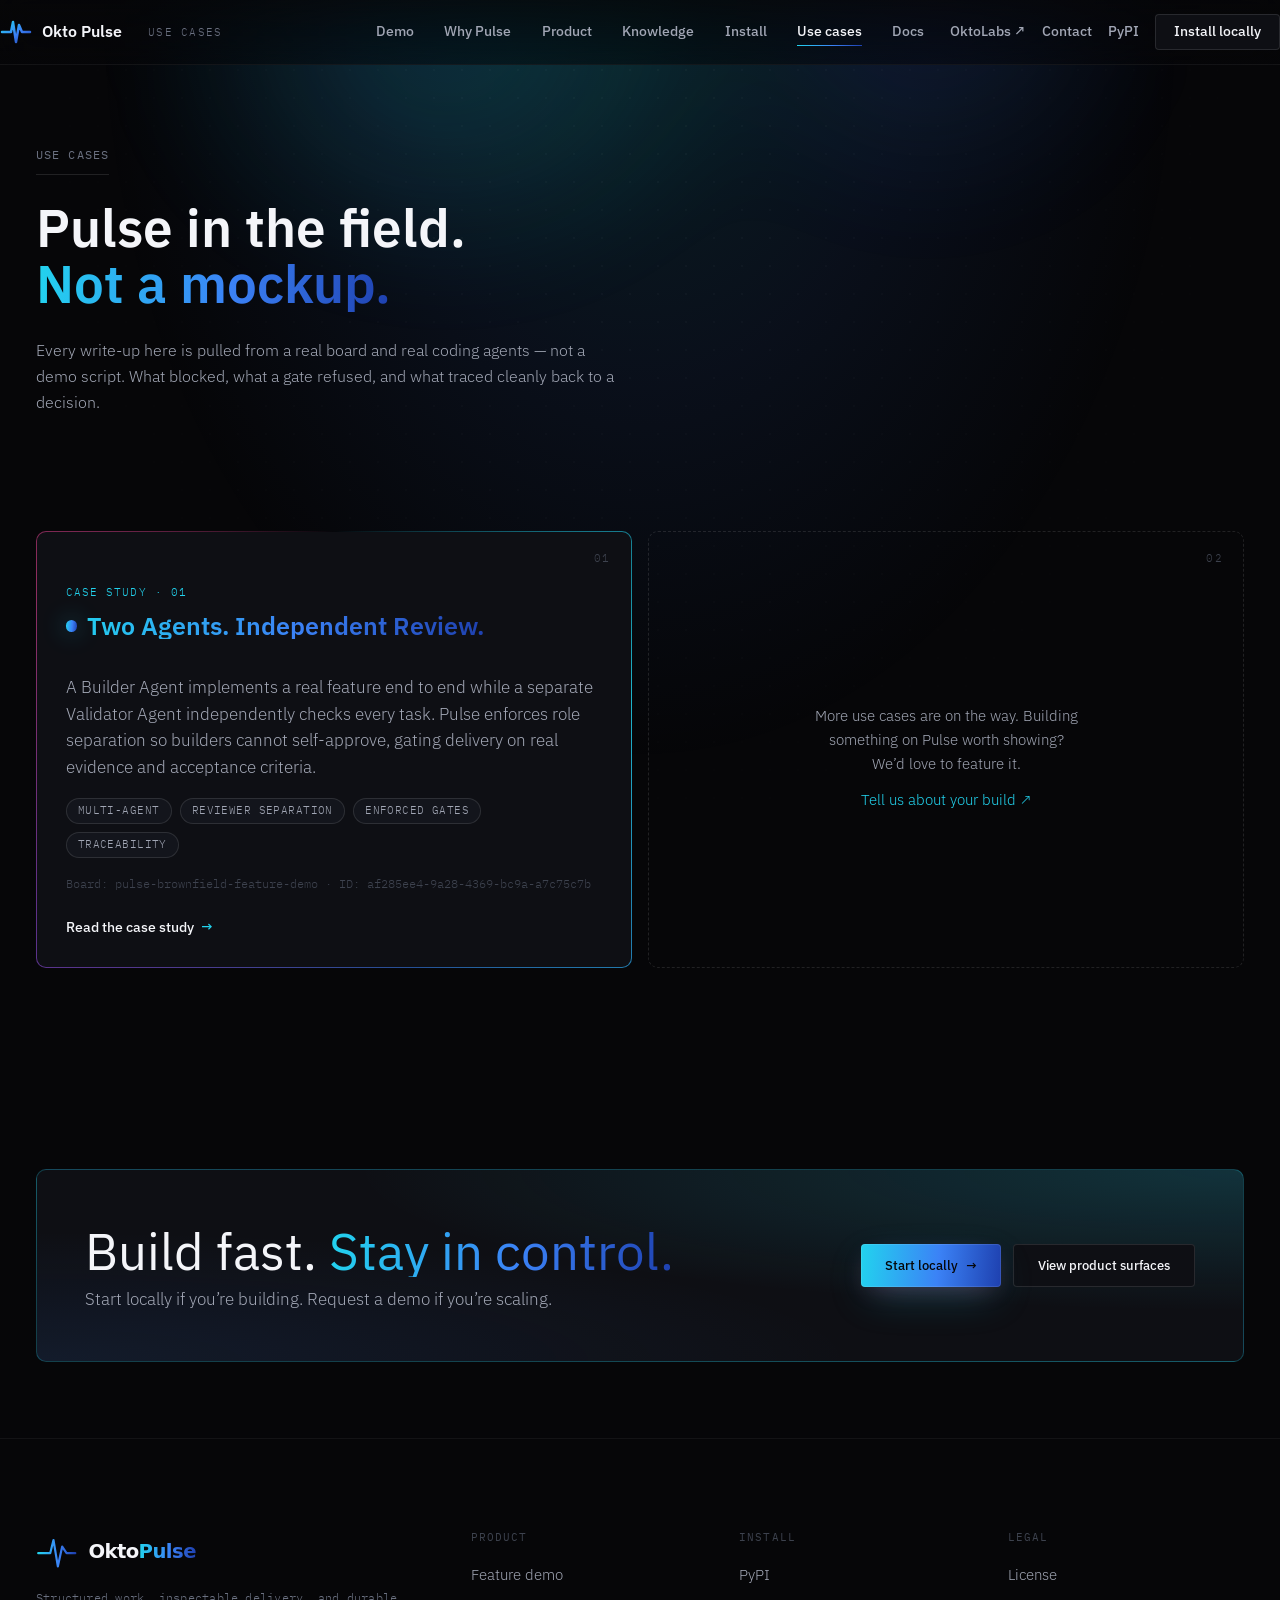
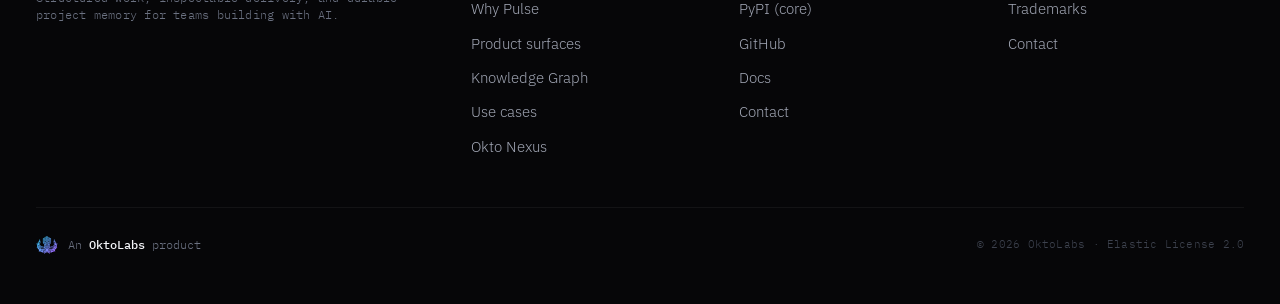
<file: use-cases.html>
<!doctype html>
<html lang="en" class="no-js">
<head>
  <meta charset="utf-8" />
  <meta name="viewport" content="width=device-width, initial-scale=1, viewport-fit=cover" />
  <title>Use Cases — Okto Pulse</title>
  <meta name="description" content="Real Pulse boards, real agents, real evidence. Walkthroughs of how teams use Okto Pulse to govern software built with AI." />
  <meta property="og:type" content="website" />
  <meta property="og:url" content="https://oktolabs.ai/platform/pulse/use-cases.html" />
  <meta property="og:title" content="Use Cases — Okto Pulse" />
  <meta property="og:description" content="Real Pulse boards, real agents, real evidence. Walkthroughs of how teams use Okto Pulse to govern software built with AI." />
  <meta property="og:image" content="https://oktolabs.ai/platform/pulse/assets/social/okto-pulse-share.png" />
  <meta property="og:image:secure_url" content="https://oktolabs.ai/platform/pulse/assets/social/okto-pulse-share.png" />
  <meta property="og:image:type" content="image/png" />
  <meta property="og:image:width" content="1200" />
  <meta property="og:image:height" content="630" />
  <meta name="twitter:card" content="summary_large_image" />
  <meta name="twitter:title" content="Use Cases — Okto Pulse" />
  <meta name="twitter:description" content="Real Pulse boards, real agents, real evidence — walkthroughs of governed AI delivery." />
  <meta name="twitter:image" content="https://oktolabs.ai/platform/pulse/assets/social/okto-pulse-share.png" />
  <meta name="theme-color" content="#070709" />

  <link rel="icon" type="image/svg+xml" href="./assets/logos/pulse-icon.svg" />
  <link rel="icon" type="image/png" href="./assets/logos/pulse-dark-sq.png" />
  <link rel="canonical" href="https://oktolabs.ai/platform/pulse/use-cases.html" />

  <link rel="preconnect" href="https://fonts.googleapis.com" />
  <link rel="preconnect" href="https://fonts.gstatic.com" crossorigin />
  <link
    href="https://fonts.googleapis.com/css2?family=IBM+Plex+Mono:wght@300;400;500&family=IBM+Plex+Sans:wght@300;400;500;600;700&display=swap"
    rel="stylesheet"
  />

  <link rel="stylesheet" href="./styles.css?v=20260815-uc22" />

  <script type="application/ld+json">
    {
      "@context": "https://schema.org",
      "@type": "CollectionPage",
      "name": "Okto Pulse — Use Cases",
      "url": "https://oktolabs.ai/platform/pulse/use-cases.html",
      "isPartOf": { "@type": "WebSite", "name": "Okto Pulse", "url": "https://oktolabs.ai/platform/pulse/" },
      "mainEntity": {
        "@type": "ItemList",
        "itemListElement": [
          {
            "@type": "ListItem",
            "position": 1,
            "url": "https://oktolabs.ai/platform/pulse/use-case-two-agents-governed-board.html",
            "name": "Two Agents. One Governed Board."
          }
        ]
      }
    }
  </script>

  <script>
    document.documentElement.classList.replace("no-js", "js");
  </script>
</head>

<body class="usecase-page">
  <!-- Ambient background: subtle dot grid + edge vignette -->
  <div class="ambient" aria-hidden="true">
    <canvas id="pulseDepthCanvas" class="pulse-depth-canvas" role="presentation" tabindex="-1"></canvas>
    <div class="ambient__grid"></div>
    <div class="ambient__vignette"></div>
    <div class="ambient__aurora"></div>
  </div>

  <!-- Navigation -->
  <header class="nav">
    <div class="nav__inner">
      <a class="nav__brand" href="./index.html#top" aria-label="Okto Pulse home">
        <img src="./assets/logos/pulse-icon.svg" alt="" class="nav__mark" width="32" height="32" />
        <span class="nav__wordmark">Okto Pulse</span>
      </a>
      <span class="nav__context" aria-hidden="true"></span>
      <nav class="nav__links" aria-label="Primary">
        <a href="./index.html#demo">Demo</a>
        <a href="./index.html#problem">Why Pulse</a>
        <a href="./index.html#evidence">Product</a>
        <a href="./index.html#knowledge">Knowledge</a>
        <a href="./index.html#install">Install</a>
        <a href="./use-cases.html" class="is-active">Use cases</a>
        <a href="https://docs.oktolabs.ai" rel="noopener">Docs</a>
      </nav>
      <div class="nav__cta">
        <a class="nav__ext" href="https://oktolabs.ai" rel="noopener">OktoLabs<span class="nav__ext-arrow">&nbsp;&#8599;</span></a>
        <a class="nav__ext" href="https://oktolabs.ai/contact/" rel="noopener">Contact</a>
        <a class="nav__ext" href="https://pypi.org/project/okto-pulse/" rel="noopener">PyPI</a>
        <a class="btn btn--quiet" href="./index.html#install">
          <span>Install locally</span>
        </a>
        <button class="nav__toggle" type="button" aria-expanded="false" aria-controls="mobileMenu" aria-label="Open menu">
          <span class="nav__toggle-line" aria-hidden="true"></span>
          <span class="nav__toggle-line" aria-hidden="true"></span>
        </button>
      </div>
    </div>
    <span class="nav__progress" aria-hidden="true"></span>
  </header>

  <nav id="mobileMenu" class="mobile-menu" aria-label="Mobile" hidden>
    <div class="mobile-menu__links">
      <a href="./index.html#demo" style="--i:1">Demo</a>
      <a href="./index.html#problem" style="--i:2">Why Pulse</a>
      <a href="./index.html#evidence" style="--i:3">Product</a>
      <a href="./index.html#knowledge" style="--i:4">Knowledge</a>
      <a href="./index.html#install" style="--i:5">Install</a>
      <a href="./use-cases.html" style="--i:6">Use cases</a>
      <a href="https://docs.oktolabs.ai" rel="noopener" style="--i:7">Docs</a>
    </div>
    <div class="mobile-menu__meta" style="--i:8">
      <a href="https://oktolabs.ai" rel="noopener">OktoLabs&nbsp;&#8599;</a>
      <a href="https://oktolabs.ai/contact/" rel="noopener">Contact&nbsp;&#8599;</a>
      <a href="https://pypi.org/project/okto-pulse/" rel="noopener">PyPI&nbsp;&#8599;</a>
      <a href="https://github.com/OktoLabsAI/okto-pulse" rel="noopener">GitHub&nbsp;&#8599;</a>
    </div>
    <a class="btn btn--primary mobile-menu__cta" href="./index.html#install" style="--i:9">
      <span>Get started</span>
      <span class="btn__arrow" aria-hidden="true">→</span>
    </a>
  </nav>

  <main id="top">

    <!-- ───────────────────── INTRO ───────────────────── -->
    <section class="section" style="padding-bottom: 0;">
      <div class="section__inner">
        <header class="section__head">
          <span class="section__eyebrow">USE CASES</span>
          <h1 class="section__title" data-kinetic>
            Pulse in the field. <em>Not a mockup.</em>
          </h1>
          <p class="section__lede">
            Every write-up here is pulled from a real board and real coding agents — not a demo
            script. What blocked, what a gate refused, and what traced cleanly back to a decision.
          </p>
        </header>
      </div>
    </section>

    <!-- ───────────────────── CASE GRID ───────────────────── -->
    <section id="cases" class="section" style="padding-top: clamp(2.5rem, 4vw, 3.5rem);">
      <div class="section__inner">
        <div class="audience usecase-grid" style="grid-template-columns: repeat(2, minmax(0, 1fr));">
          <article class="audience-card audience-card--lead usecase-card">
            <div>
              <span class="usecase-card__kicker">CASE STUDY · 01</span>
              <span class="audience-card__label" style="margin-top: 0.6rem; margin-bottom: 1.1rem;">Two Agents. Independent Review.</span>
            </div>
            <p>
              A Builder Agent implements a real feature end to end while a separate Validator Agent independently checks every task. Pulse enforces role separation so builders cannot self-approve, gating delivery on real evidence and acceptance criteria.
            </p>
            <div class="pill-row">
              <span>Multi-agent</span>
              <span>Reviewer separation</span>
              <span>Enforced gates</span>
              <span>Traceability</span>
            </div>
            <span class="usecase-card__meta">Board: pulse-brownfield-feature-demo &middot; ID: af285ee4-9a28-4369-bc9a-a7c75c7b</span>
            <div style="display: flex; align-items: center; gap: 1.2rem; margin-top: 0.4rem;">
              <a class="usecase-card__cta" href="./use-case-two-agents-governed-board.html">
                <span>Read the case study</span>
                <span class="btn__arrow" aria-hidden="true">→</span>
              </a>
            </div>
          </article>

          <article class="audience-card usecase-card usecase-card--ghost">
            <div>
              <p>
                More use cases are on the way. Building something on Pulse worth showing? We&rsquo;d
                love to feature it.
              </p>
              <p style="margin-top: 0.8rem;">
                <a href="mailto:dev@oktolabs.ai?subject=Okto%20Pulse%20use%20case">Tell us about your build&nbsp;&#8599;</a>
              </p>
            </div>
          </article>
        </div>
      </div>
    </section>

    <!-- ──────────────────── CLOSING CTA ──────────────────── -->
    <section class="section">
      <div class="section__inner">
        <div class="final-cta">
          <div>
            <h2 data-kinetic>Build fast. <em>Stay in control.</em></h2>
            <p>Start locally if you&rsquo;re building. Request a demo if you&rsquo;re scaling.</p>
          </div>
          <div class="final-cta__actions">
            <a class="btn btn--primary btn--large" href="./index.html#install">
              <span>Start locally</span>
              <span class="btn__arrow" aria-hidden="true">→</span>
            </a>
            <a class="btn btn--quiet btn--large" href="./index.html#evidence">
              <span>View product surfaces</span>
            </a>
          </div>
        </div>
      </div>
    </section>

  </main>

  <!-- ──────────────────── FOOTER ──────────────────── -->
  <footer class="foot">
    <div class="foot__inner">
      <div class="foot__brand">
        <img src="./assets/logos/pulse-wordmark.svg" alt="Okto Pulse" class="foot__logo" width="240" height="48" />
        <p class="foot__tag">Structured work, inspectable delivery, and durable project memory for teams building with AI.</p>
      </div>

      <div class="foot__cols">
        <div>
          <h4>Product</h4>
          <ul>
            <li><a href="./index.html#demo">Feature demo</a></li>
            <li><a href="./index.html#problem">Why Pulse</a></li>
            <li><a href="./index.html#evidence">Product surfaces</a></li>
            <li><a href="./index.html#knowledge">Knowledge Graph</a></li>
            <li><a href="./use-cases.html">Use cases</a></li>
            <li><a href="https://oktolabs.ai/platform/nexus/" rel="noopener">Okto Nexus</a></li>
          </ul>
        </div>
        <div>
          <h4>Install</h4>
          <ul>
            <li><a href="https://pypi.org/project/okto-pulse/" rel="noopener">PyPI</a></li>
            <li><a href="https://pypi.org/project/okto-pulse-core/" rel="noopener">PyPI (core)</a></li>
            <li><a href="https://github.com/OktoLabsAI/okto-pulse" rel="noopener">GitHub</a></li>
            <li><a href="https://docs.oktolabs.ai" rel="noopener">Docs</a></li>
            <li><a href="https://oktolabs.ai/contact/" rel="noopener">Contact</a></li>
          </ul>
        </div>
        <div>
          <h4>Legal</h4>
          <ul>
            <li><a href="https://github.com/OktoLabsAI/okto-pulse/blob/main/LICENSE" rel="noopener">License</a></li>
            <li><a href="https://github.com/OktoLabsAI/okto-pulse/blob/main/TRADEMARKS.md" rel="noopener">Trademarks</a></li>
            <li><a href="mailto:dev@oktolabs.ai">Contact</a></li>
          </ul>
        </div>
      </div>
    </div>

    <div class="foot__rule"></div>

    <div class="foot__base">
      <a class="foot__labs" href="https://oktolabs.ai" rel="noopener">
        <img src="./assets/logos/oktolabs-icon.svg" alt="" width="20" height="20" />
        <span>An <strong>OktoLabs</strong> product</span>
      </a>
      <span class="foot__copy">&copy; 2026 OktoLabs &middot; Elastic&nbsp;License&nbsp;2.0</span>
    </div>
  </footer>

  <!-- Back to top -->
  <button id="toTop" class="to-top" type="button" aria-label="Back to top">
    <svg viewBox="0 0 24 24" width="18" height="18" aria-hidden="true" focusable="false">
      <path d="M12 19V6" />
      <path d="m6 12 6-6 6 6" />
    </svg>
  </button>

  <script src="./script.js?v=20260813-uc6" defer></script>
</body>
</html>
</file>
<file: styles.css>
/* =====================================================================
   Okto Pulse · Landing Page
   Minimalist technical-editorial aesthetic.
   ===================================================================== */

/* ---------- tokens ---------- */
:root {
  /* Backgrounds — deep obsidian with barely-there elevation */
  --bg: #060608;
  --bg-alt: #0a0b0f;
  --surface: #0e0f14;
  --surface-2: #13151c;
  --surface-3: #181a23;

  /* Hairlines */
  --hair: rgba(255, 255, 255, 0.055);
  --hair-strong: rgba(255, 255, 255, 0.11);
  --hair-faint: rgba(255, 255, 255, 0.03);

  /* Text */
  --ink: #f4f5f9;
  --ink-dim: #a1a6b4;
  --ink-mid: #6b7181;
  --ink-faint: #3d424e;

  /* Brand — Pulse gradient (from EKG logo: cyan → magenta) */
  --pulse-cyan: #22d3ee;
  --pulse-blue: #3b82f6;
  --pulse-violet: #a855f7;
  --pulse-magenta: #ec4899;
  --pulse-hot: #ff2d8b;

  /* Narrative danger state — the unresolved delivery environment. */
  --chaos-red: #ff3d4c;
  --chaos-hot: #ff684c;
  --chaos-soft: #ff9b82;
  --chaos-pink: #ff4778;
  --chaos-deep: #6f1020;
  --chaos-glow: rgba(255, 61, 76, 0.22);

  /* Brand — Labs accent (from octopus logo: cyan → violet) */
  --labs-cyan: #36e0f5;
  --labs-violet: #7b4eff;

  /* Pulse brand gradient — cyan-dominant (engineering/monitor feel) */
  --gradient-pulse: linear-gradient(
    95deg,
    #22d3ee 0%,
    #3b82f6 55%,
    #1e40af 100%
  );
  --gradient-pulse-soft: linear-gradient(
    95deg,
    rgba(34, 211, 238, 0.14) 0%,
    rgba(59, 130, 246, 0.12) 55%,
    rgba(30, 64, 175, 0.1) 100%
  );

  /* Typography */
  --font-display: "IBM Plex Sans", system-ui, -apple-system, sans-serif;
  --font-body: "IBM Plex Sans", system-ui, -apple-system, sans-serif;
  --font-sans: var(--font-body);
  --font-mono: "IBM Plex Mono", "Menlo", ui-monospace, monospace;

  /* Shared graph labels — node types and workflow actions speak one language. */
  --graph-label-font: var(--font-mono);
  --graph-label-size: clamp(0.6rem, 0.66vw, 0.68rem);
  --graph-label-weight: 500;
  --graph-label-tracking: 0.07em;
  --graph-label-leading: 1;

  /* Measurements */
  --max: 1600px;
  --gutter: clamp(1.25rem, 2.8vw, 2.75rem);
  --section-y: clamp(4rem, 6vw, 6rem);
  --radius: 4px;
  --radius-lg: 10px;

  /* Spacing scale — 4/8/12/16/24/32/48/64/96/128 */
  --space-1: 4px;
  --space-2: 8px;
  --space-3: 12px;
  --space-4: 16px;
  --space-5: 24px;
  --space-6: 32px;
  --space-7: 48px;
  --space-8: 64px;
  --space-9: 96px;
  --space-10: 128px;

  /* Motion */
  --ease: cubic-bezier(0.22, 1, 0.36, 1);
}

/* ---------- reset ---------- */
*,
*::before,
*::after {
  box-sizing: border-box;
}

html {
  scroll-behavior: smooth;
  -webkit-font-smoothing: antialiased;
  -moz-osx-font-smoothing: grayscale;
  text-rendering: optimizeLegibility;
  overflow-x: clip;
}

body {
  margin: 0;
  background: var(--bg);
  color: var(--ink);
  font-family: var(--font-body);
  font-weight: 300;
  font-size: 16.5px;
  line-height: 1.55;
  letter-spacing: 0;
}

img {
  display: block;
  max-width: 100%;
  height: auto;
}

picture {
  display: block;
}

a {
  color: inherit;
  text-decoration: none;
}

button {
  font: inherit;
  color: inherit;
  background: transparent;
  border: 0;
  cursor: pointer;
}

code,
pre {
  font-family: var(--font-mono);
}

em {
  font-style: italic;
}

h1,
h2,
h3,
h4 {
  margin: 0;
  font-weight: 400;
  letter-spacing: 0;
}

p {
  margin: 0;
}

.sr-only {
  position: absolute !important;
  width: 1px !important;
  height: 1px !important;
  padding: 0 !important;
  margin: -1px !important;
  overflow: hidden !important;
  clip: rect(0, 0, 0, 0) !important;
  white-space: nowrap !important;
  border: 0 !important;
}

ul,
ol {
  margin: 0;
  padding: 0;
  list-style: none;
}

:focus-visible {
  outline: 1px solid var(--pulse-cyan);
  outline-offset: 3px;
  border-radius: 2px;
}

::selection {
  background: rgba(34, 211, 238, 0.3);
  color: #fff;
}

/* ---------- ambient background ---------- */
.ambient {
  position: fixed;
  inset: 0;
  z-index: -1;
  pointer-events: none;
  overflow: hidden;
}

.ambient__grid {
  position: absolute;
  inset: 0;
  background-image:
    radial-gradient(circle, rgba(255, 255, 255, 0.055) 0.9px, transparent 1.1px);
  background-size: 28px 28px;
  background-position: 0 0;
  mask-image: radial-gradient(ellipse at 50% 10%, #000 0%, transparent 85%);
  -webkit-mask-image: radial-gradient(ellipse at 50% 10%, #000 0%, transparent 85%);
  opacity: 0.55;
}

.ambient__vignette {
  position: absolute;
  inset: 0;
  background: radial-gradient(
    ellipse at 50% 0%,
    rgba(34, 211, 238, 0.12) 0%,
    rgba(59, 130, 246, 0.08) 30%,
    transparent 60%
  );
}

.ambient__aurora {
  position: absolute;
  width: min(1400px, 100vw);
  height: 720px;
  left: 0;
  right: 0;
  top: -320px;
  margin: 0 auto;
  background:
    radial-gradient(closest-side, rgba(34, 211, 238, 0.2), transparent 70%) 0 0/70% 100% no-repeat,
    radial-gradient(closest-side, rgba(59, 130, 246, 0.14), transparent 70%) 100% 0/55% 90%
      no-repeat;
  filter: blur(60px);
  opacity: 0.9;
}

/* ---------- nav ---------- */
.nav {
  position: sticky;
  top: 0;
  z-index: 40;
  backdrop-filter: blur(18px) saturate(140%);
  -webkit-backdrop-filter: blur(18px) saturate(140%);
  background: linear-gradient(to bottom, rgba(6, 6, 8, 0.82), rgba(6, 6, 8, 0.55));
  border-bottom: 1px solid var(--hair);
}

.nav__inner {
  width: 100%;
  max-width: none;
  margin: 0;
  padding: 14px var(--gutter);
  display: flex;
  align-items: center;
  gap: clamp(0.9rem, 2vw, 2rem);
}

.nav__brand {
  display: inline-flex;
  align-items: center;
  gap: 0.65rem;
  color: var(--ink);
  flex-shrink: 0;
}

.nav__wordmark {
  font-family: var(--font-body);
  font-weight: 600;
  font-size: 16px;
  letter-spacing: 0;
  color: var(--ink);
  white-space: nowrap;
}

.nav__mark {
  width: 32px;
  height: 32px;
  display: block;
}

.nav__labs {
  font-weight: 500;
}

.nav__divider {
  color: var(--ink-faint);
  font-family: var(--font-mono);
  font-size: 14px;
  margin: 0 0.1rem;
}

.nav__product {
  font-family: var(--font-display);
  font-weight: 600;
  font-size: 15px;
  letter-spacing: 0;
  background: var(--gradient-pulse);
  -webkit-background-clip: text;
  background-clip: text;
  color: transparent;
}

.nav__links {
  display: flex;
  flex-shrink: 0;
  gap: 1.9rem;
  margin-left: auto;
  font-family: var(--font-sans);
  font-size: 13.5px;
  font-weight: 500;
  letter-spacing: 0;
  color: var(--ink-dim);
}

.nav__links a {
  position: relative;
  white-space: nowrap;
  transition: color 180ms var(--ease);
}

.nav__links a:hover {
  color: var(--ink);
}

.nav__links a::after {
  content: "";
  position: absolute;
  left: 0;
  right: 0;
  bottom: -4px;
  height: 1px;
  background: var(--gradient-pulse);
  transform: scaleX(0);
  transform-origin: left;
  transition: transform 180ms var(--ease);
}

.nav__links a:hover::after {
  transform: scaleX(1);
}

.nav__cta {
  display: flex;
  flex-shrink: 0;
  align-items: center;
  gap: 1rem;
  margin-left: 0;
}

.nav__ext {
  font-family: var(--font-sans);
  font-size: 13.5px;
  font-weight: 500;
  letter-spacing: 0;
  color: var(--ink-dim);
  white-space: nowrap;
  transition: color 180ms var(--ease);
}

.nav__ext:hover {
  color: var(--ink);
}

@media (max-width: 1080px) {
  .nav__links,
  .nav__ext[href*="pypi"],
  .nav__ext-arrow {
    display: none;
  }
  .nav__cta {
    gap: 0.6rem;
  }
}

@media (max-width: 680px) {
  .nav__inner {
    justify-content: space-between;
  }

  .nav__ext {
    display: none;
  }
}

@media (max-width: 420px) {
  .nav__inner {
    padding-block: 12px;
  }

  .nav__mark {
    width: 28px;
    height: 28px;
  }

  .nav__wordmark {
    font-size: 15px;
  }

  .nav__cta .btn {
    padding-inline: 14px;
  }
}

/* ---------- buttons ---------- */
.btn {
  display: inline-flex;
  align-items: center;
  gap: 0.5rem;
  padding: 10px 18px;
  border-radius: var(--radius);
  font-family: var(--font-sans);
  font-size: 13.5px;
  font-weight: 500;
  letter-spacing: 0;
  line-height: 1;
  transition: transform 180ms var(--ease), background 180ms var(--ease),
    border-color 180ms var(--ease), color 180ms var(--ease);
  white-space: nowrap;
}

.btn--primary {
  position: relative;
  color: var(--bg);
  background: var(--gradient-pulse);
  box-shadow:
    0 0 0 1px rgba(255, 255, 255, 0.1) inset,
    0 14px 40px -10px rgba(34, 211, 238, 0.35),
    0 8px 26px -10px rgba(236, 72, 153, 0.35);
}

.btn--primary:hover {
  transform: translateY(-1px);
  box-shadow:
    0 0 0 1px rgba(255, 255, 255, 0.18) inset,
    0 16px 52px -8px rgba(34, 211, 238, 0.55),
    0 12px 36px -10px rgba(236, 72, 153, 0.55);
}

.btn--quiet {
  color: var(--ink);
  background: var(--surface);
  border: 1px solid var(--hair-strong);
}

.btn--quiet:hover {
  background: var(--surface-2);
  border-color: rgba(34, 211, 238, 0.35);
}

.btn--large {
  padding: 14px 24px;
  font-size: 13px;
}

.btn__mono {
  font-family: var(--font-mono);
  color: var(--ink-mid);
}

.btn__arrow {
  display: inline-block;
  transform: translateX(0);
  transition: transform 180ms var(--ease);
}

.btn:hover .btn__arrow {
  transform: translateX(3px);
}

/* ---------- utility: tag ---------- */
.tag {
  display: inline-flex;
  align-items: center;
  gap: 0.5rem;
  font-family: var(--font-sans);
  font-size: 12.5px;
  font-weight: 500;
  letter-spacing: 0;
  color: var(--ink-mid);
}

.tag--dot::before {
  content: "";
  width: 6px;
  height: 6px;
  border-radius: 50%;
  background: var(--gradient-pulse);
  box-shadow: 0 0 10px rgba(236, 72, 153, 0.6);
  animation: pulse-dot 1.8s ease-in-out 3;
}

@keyframes pulse-dot {
  0%, 100% { opacity: 1; transform: scale(1); }
  50% { opacity: 0.55; transform: scale(0.85); }
}

.tag--thin {
  color: var(--ink-faint);
}

.bracket {
  color: var(--ink-faint);
  font-family: var(--font-mono);
}

.mono {
  font-family: var(--font-mono);
  font-size: 0.92em;
  color: var(--pulse-cyan);
}

/* ---------- crosshairs (hero corners) ---------- */
.crosshair {
  position: absolute;
  width: 18px;
  height: 18px;
  pointer-events: none;
}

.crosshair::before,
.crosshair::after {
  content: "";
  position: absolute;
  background: var(--hair-strong);
}

.crosshair::before {
  left: 50%;
  top: 0;
  width: 1px;
  height: 100%;
  transform: translateX(-0.5px);
}

.crosshair::after {
  top: 50%;
  left: 0;
  height: 1px;
  width: 100%;
  transform: translateY(-0.5px);
}

.crosshair--tl { top: 26px; left: 26px; }
.crosshair--tr { top: 26px; right: 26px; }
.crosshair--bl { bottom: 26px; left: 26px; }
.crosshair--br { bottom: 26px; right: 26px; }

/* ---------- hero ---------- */
.hero {
  position: relative;
  box-sizing: border-box;
  width: 100%;
  min-height: clamp(680px, calc(100svh - 72px), 900px);
  max-width: none;
  margin: 0;
  padding: clamp(3rem, 6vw, 5.5rem) var(--gutter) clamp(3rem, 5vw, 4.5rem);
  display: grid;
  align-items: center;
  overflow: hidden;
  isolation: isolate;
}

.hero::before {
  content: "";
  position: absolute;
  z-index: 0;
  inset: 0;
  background:
    linear-gradient(90deg, rgba(6, 6, 8, 1) 0%, rgba(6, 6, 8, 0.98) 30%, rgba(6, 6, 8, 0.9) 38%, rgba(6, 6, 8, 0.55) 42%, rgba(6, 6, 8, 0.12) 47%, transparent 54%),
    linear-gradient(180deg, transparent 76%, rgba(6, 6, 8, 0.08) 100%);
  pointer-events: none;
}

.hero__inner {
  position: static;
  box-sizing: border-box;
  width: 100%;
  max-width: none;
  margin: 0;
  padding: 0;
  border: 0;
  border-radius: 0;
  background: transparent;
  box-shadow: none;
  display: grid;
  grid-template-columns: minmax(0, 760px);
  grid-template-areas: "copy";
  align-content: center;
  align-items: center;
  gap: clamp(1.75rem, 3.2vw, 3.75rem);
}

.hero__inner::before {
  content: none;
}

.hero__copy,
.hero__stats {
  position: relative;
  z-index: 3;
}

.hero__copy {
  grid-area: copy;
  max-width: 720px;
}

.hero__meta {
  display: flex;
  align-items: center;
  gap: 1.4rem;
  margin-bottom: clamp(1.4rem, 2vw, 2rem);
  flex-wrap: wrap;
}

.hero__title {
  max-width: 12ch;
  font-family: var(--font-display);
  font-weight: 500;
  font-size: clamp(3.6rem, 6.1vw, 7rem);
  line-height: 0.86;
  letter-spacing: -0.06em;
  color: var(--ink);
  margin-bottom: clamp(1.3rem, 2vw, 2rem);
}

.hero__title .line {
  display: block;
  white-space: nowrap;
  opacity: 0;
  transform: translateY(14px);
  animation: lift 900ms var(--ease) forwards;
}

.hero__title .line:nth-child(1) { animation-delay: 80ms; }
.hero__title .line:nth-child(2) { animation-delay: 200ms; }
.hero__title .line:nth-child(3) { animation-delay: 340ms; }

.hero__title .line--brand {
  color: #fff;
  text-shadow: 0 0 42px rgba(34, 211, 238, 0.12);
}

.hero__title .line--promise {
  margin-top: 0.11em;
  background: linear-gradient(105deg, #72eaff 0%, #f4f5f9 40%, #70a5ff 76%, #b45cf5 110%);
  -webkit-background-clip: text;
  background-clip: text;
  color: transparent;
  font-size: 0.58em;
  letter-spacing: -0.045em;
  line-height: 1.02;
}

.hero__title .line--promise + .line--promise {
  margin-top: 0.03em;
}

@keyframes lift {
  to {
    opacity: 1;
    transform: translateY(0);
  }
}

.hero__lead {
  max-width: 640px;
  font-size: clamp(1rem, 1.25vw, 1.13rem);
  color: var(--ink-dim);
  margin-bottom: 0.95rem;
  line-height: 1.65;
}

.hero__trust {
  max-width: 560px;
  margin-bottom: clamp(1.7rem, 2.6vw, 2.5rem);
  color: rgba(226, 232, 240, 0.72);
  font-family: var(--font-mono);
  font-size: 0.82rem;
  line-height: 1.55;
}

.hero__actions {
  display: flex;
  align-items: center;
  gap: 1.2rem;
  flex-wrap: wrap;
}

.hero__visual {
  position: absolute;
  z-index: 1;
  top: 50%;
  right: clamp(0.75rem, 1.25vw, 1.75rem);
  width: min(62vw, 1160px);
  min-width: 0;
  opacity: 1;
  transform: translateY(-50%);
}

.hero__caption {
  max-width: 760px;
  margin-left: auto;
  margin-right: auto;
}

/* inline terminal ------------------------------------------------ */
.terminal {
  display: inline-flex;
  align-items: center;
  gap: 0.9rem;
  padding: 12px 14px 12px 18px;
  background: var(--surface);
  border: 1px solid var(--hair-strong);
  border-radius: var(--radius);
  transition: border-color 180ms var(--ease);
  position: relative;
}

.terminal:hover {
  border-color: rgba(34, 211, 238, 0.35);
}

.terminal__prompt {
  display: inline-flex;
  align-items: center;
  gap: 0.55rem;
  font-family: var(--font-mono);
  font-size: 13.5px;
  color: var(--ink);
}

.terminal__sigil {
  color: var(--pulse-cyan);
}

.terminal__copy {
  padding: 5px 10px;
  font-family: var(--font-sans);
  font-size: 12px;
  font-weight: 500;
  letter-spacing: 0;
  color: var(--ink-mid);
  border: 1px solid var(--hair-strong);
  border-radius: 3px;
  transition: all 180ms var(--ease);
}

.terminal__copy:hover {
  color: var(--ink);
  border-color: var(--pulse-cyan);
}

.terminal[data-copied="1"] .terminal__copy-label::before {
  content: "Copied ";
}
.terminal[data-copied="1"] .terminal__copy-label {
  color: var(--pulse-cyan);
}

/* hero stats ----------------------------------------------------- */
.hero__stats {
  grid-area: stats;
  display: grid;
  grid-template-columns: repeat(4, 1fr);
  gap: 1.2rem 2rem;
  padding-top: clamp(1.5rem, 3vw, 2.2rem);
  border-top: 1px solid var(--hair);
  max-width: 760px;
}

.hero__stats li {
  display: flex;
  flex-direction: column;
  gap: 0.35rem;
}

.stat__value {
  font-family: var(--font-display);
  font-weight: 600;
  font-size: clamp(1.8rem, 3.4vw, 2.6rem);
  letter-spacing: 0;
  line-height: 1;
  color: var(--ink);
}

.stat__unit {
  font-size: 0.55em;
  color: var(--ink-mid);
  margin-left: 0.1em;
}

.stat__label {
  font-family: var(--font-sans);
  font-size: 12.5px;
  letter-spacing: 0;
  color: var(--ink-mid);
}

@media (max-width: 680px) {
  .hero__stats {
    grid-template-columns: repeat(2, 1fr);
  }
}

@media (max-width: 1180px) {
  .hero {
    display: block;
    min-height: 0;
    padding-bottom: clamp(36rem, 70vw, 48rem);
  }

  .hero::before {
    background:
      linear-gradient(180deg, rgba(6, 6, 8, 1) 0%, rgba(6, 6, 8, 0.98) 38%, rgba(6, 6, 8, 0.62) 48%, rgba(6, 6, 8, 0.12) 58%, transparent 70%),
      linear-gradient(90deg, rgba(6, 6, 8, 0.42), transparent 68%);
  }

  .hero__inner {
    grid-template-columns: 1fr;
    grid-template-areas: "copy";
  }

  .hero__copy {
    max-width: 780px;
  }

  .hero__visual {
    top: auto;
    right: clamp(0.75rem, 2vw, 1.5rem);
    bottom: clamp(2rem, 4vw, 3.5rem);
    width: min(96vw, 1000px);
    opacity: 1;
    transform: none;
  }

  .hero__stats {
    max-width: none;
  }
}

@media (min-width: 1181px) and (max-width: 1550px) {
  .hero__copy {
    max-width: 650px;
  }

  .hero__visual {
    right: clamp(0.75rem, 1.5vw, 1.5rem);
    width: min(62vw, 1160px);
  }
}

@media (max-width: 680px) {
  .hero {
    padding-top: clamp(2.1rem, 8vw, 3.2rem);
    padding-bottom: clamp(34rem, 145vw, 42rem);
  }

  .hero::before {
    background: linear-gradient(180deg, rgba(6, 6, 8, 1) 0%, rgba(6, 6, 8, 0.98) 42%, rgba(6, 6, 8, 0.55) 51%, rgba(6, 6, 8, 0.08) 59%, transparent 68%);
  }

  .hero__visual {
    right: 0.75rem;
    bottom: 1.5rem;
    width: 108vw;
    opacity: 1;
  }

  .hero__inner {
    gap: 1.6rem;
  }

  .hero__title {
    max-width: 11ch;
    font-size: clamp(3.1rem, 15.5vw, 5.1rem);
  }

  .hero__title .line--promise {
    font-size: 0.62em;
  }

  .hero__actions {
    align-items: stretch;
    gap: 0.8rem;
  }

  .hero__actions .btn,
  .terminal--inline {
    width: 100%;
    justify-content: space-between;
  }

  .hero__caption {
    text-align: left;
  }
}

/* ---------- showcase frame ---------- */
.showcase {
  position: relative;
  padding: clamp(2rem, 5vw, 4rem) var(--gutter) clamp(4rem, 8vw, 7rem);
  width: 100%;
  max-width: none;
  margin: 0;
}

.showcase__frame {
  position: relative;
  border: 1px solid var(--hair-strong);
  border-radius: var(--radius-lg);
  background: var(--surface);
  overflow: hidden;
  box-shadow:
    0 80px 160px -60px rgba(6, 8, 14, 0.9),
    0 40px 120px -40px rgba(34, 211, 238, 0.18),
    0 40px 120px -40px rgba(236, 72, 153, 0.14),
    inset 0 1px 0 rgba(255, 255, 255, 0.06);
}

.showcase__frame--hero {
  opacity: 0;
  transform: translateY(12px) scale(0.995);
  border-color: transparent;
  background: transparent;
  box-shadow: none;
  animation:
    hero-frame-in 520ms var(--ease) 180ms forwards,
    hero-screen-frame-cycle 30s var(--ease) infinite;
}

@keyframes hero-screen-frame-cycle {
  0%,
  20% {
    border-color: transparent;
    background: transparent;
    box-shadow: none;
  }
  24%,
  96% {
    border-color: var(--hair-strong);
    background: var(--surface);
    box-shadow:
      0 80px 160px -70px rgba(6, 8, 14, 0.95),
      0 34px 100px -40px rgba(34, 211, 238, 0.22),
      0 28px 90px -46px rgba(59, 130, 246, 0.2),
      inset 0 1px 0 rgba(255, 255, 255, 0.06);
  }
  100% {
    border-color: transparent;
    background: transparent;
    box-shadow: none;
  }
}

.showcase__frame--hero::after {
  content: "";
  position: absolute;
  inset: 0;
  z-index: 3;
  pointer-events: none;
  background:
    linear-gradient(
      100deg,
      transparent 0%,
      transparent 42%,
      rgba(34, 211, 238, 0.16) 50%,
      rgba(59, 130, 246, 0.11) 54%,
      transparent 64%,
      transparent 100%
    );
  mix-blend-mode: screen;
  transform: translateX(-120%);
  animation: hero-scan 960ms var(--ease) 820ms forwards;
}

@keyframes hero-frame-in {
  to {
    opacity: 1;
    transform: translateY(0) scale(1);
  }
}

@keyframes hero-scan {
  to {
    transform: translateX(120%);
  }
}

.showcase__frame::before {
  content: "";
  position: absolute;
  inset: 0;
  pointer-events: none;
  background: linear-gradient(
    180deg,
    rgba(255, 255, 255, 0.04) 0%,
    transparent 20%,
    transparent 80%,
    rgba(34, 211, 238, 0.04) 100%
  );
  z-index: 2;
}

.showcase__frame--hero::before {
  opacity: 0;
  animation: hero-screen-overlay-cycle 30s var(--ease) infinite;
}

@keyframes hero-screen-overlay-cycle {
  0%,
  20% {
    opacity: 0;
  }
  24%,
  96% {
    opacity: 1;
  }
  100% {
    opacity: 0;
  }
}

.showcase__bar {
  display: flex;
  align-items: center;
  gap: 0.5rem;
  padding: 12px 18px;
  border-bottom: 1px solid var(--hair);
  background: linear-gradient(to bottom, rgba(255, 255, 255, 0.03), transparent);
}

.hero-slider .showcase__bar {
  position: absolute;
  top: 0;
  right: 0;
  left: 0;
  z-index: 4;
  opacity: 0;
  transform: translateY(-8px);
  animation: hero-screen-bar-cycle 30s var(--ease) infinite;
}

@keyframes hero-screen-bar-cycle {
  0%,
  20% {
    opacity: 0;
    transform: translateY(-8px);
  }
  24%,
  96% {
    opacity: 1;
    transform: translateY(0);
  }
  100% {
    opacity: 0;
    transform: translateY(-8px);
  }
}

.hero-slider__viewport {
  position: relative;
  aspect-ratio: 16 / 9;
  background:
    radial-gradient(ellipse at 50% 0%, rgba(34, 211, 238, 0.08), transparent 58%),
    var(--bg-alt);
  overflow: hidden;
}

.hero-slider__viewport {
  animation: hero-viewport-cycle 30s var(--ease) infinite;
}

@keyframes hero-viewport-cycle {
  0%,
  20% {
    background: transparent;
  }
  24%,
  96% {
    background:
      radial-gradient(ellipse at 50% 0%, rgba(34, 211, 238, 0.08), transparent 58%),
      var(--bg-alt);
  }
  100% {
    background: transparent;
  }
}

.hero-slide {
  position: absolute;
  inset: 0;
  display: grid;
  box-sizing: border-box;
  margin: 0;
  opacity: 0;
  transform: translateX(12px) scale(0.995);
  pointer-events: none;
  animation-duration: 30s;
  animation-timing-function: var(--ease);
  animation-iteration-count: infinite;
}

.hero-slide--pulse {
  transform: translateX(0) scale(1);
  animation-name: hero-slide-pulse;
}

.hero-slide--cards {
  animation-name: hero-slide-cards;
}

.hero-slide--analytics {
  animation-name: hero-slide-analytics;
}

.hero-slide--architecture {
  animation-name: hero-slide-architecture;
}

.hero-slide--graph {
  animation-name: hero-slide-graph;
}

.hero-slide--cards,
.hero-slide--analytics,
.hero-slide--architecture,
.hero-slide--graph {
  padding-top: 44px;
}

@keyframes hero-slide-pulse {
  0%,
  20% {
    opacity: 1;
    transform: translateX(0) scale(1);
  }
  24%,
  100% {
    opacity: 0;
    transform: translateX(-12px) scale(0.995);
  }
}

@keyframes hero-slide-cards {
  0%,
  22% {
    opacity: 0;
    transform: translateX(12px) scale(0.995);
  }
  26%,
  40% {
    opacity: 1;
    transform: translateX(0) scale(1);
  }
  44%,
  100% {
    opacity: 0;
    transform: translateX(-12px) scale(0.995);
  }
}

@keyframes hero-slide-analytics {
  0%,
  42% {
    opacity: 0;
    transform: translateX(12px) scale(0.995);
  }
  46%,
  58% {
    opacity: 1;
    transform: translateX(0) scale(1);
  }
  62%,
  100% {
    opacity: 0;
    transform: translateX(-12px) scale(0.995);
  }
}

@keyframes hero-slide-architecture {
  0%,
  60% {
    opacity: 0;
    transform: translateX(12px) scale(0.995);
  }
  64%,
  76% {
    opacity: 1;
    transform: translateX(0) scale(1);
  }
  80%,
  100% {
    opacity: 0;
    transform: translateX(-12px) scale(0.995);
  }
}

@keyframes hero-slide-graph {
  0%,
  78% {
    opacity: 0;
    transform: translateX(12px) scale(0.995);
  }
  82%,
  95% {
    opacity: 1;
    transform: translateX(0) scale(1);
  }
  100% {
    opacity: 0;
    transform: translateX(-12px) scale(0.995);
  }
}

.hero-slide picture,
.hero-slide .showcase__img {
  width: 100%;
  height: 100%;
}

.hero-slide .showcase__img {
  object-fit: contain;
}

.dot {
  width: 9px;
  height: 9px;
  border-radius: 50%;
  background: var(--surface-3);
  border: 1px solid var(--hair-strong);
}

.showcase__bar .dot:nth-child(1) { background: #ff5f56; border-color: rgba(255, 95, 86, 0.6); }
.showcase__bar .dot:nth-child(2) { background: #ffbd2e; border-color: rgba(255, 189, 46, 0.6); }
.showcase__bar .dot:nth-child(3) { background: #27c93f; border-color: rgba(39, 201, 63, 0.6); }

.showcase__path {
  font-family: var(--font-mono);
  font-size: 11.5px;
  color: var(--ink-mid);
  margin-left: 1rem;
}

.showcase__img {
  width: 100%;
  display: block;
}

.showcase__frame--hero .showcase__img {
  transition: transform 180ms var(--ease), filter 180ms var(--ease);
}

.showcase__frame--hero:hover .showcase__img {
  transform: scale(1.008);
  filter: saturate(1.06);
}

.showcase__caption {
  margin-top: 1.4rem;
  text-align: center;
  font-family: var(--font-mono);
  font-size: 12px;
  color: var(--ink-mid);
  letter-spacing: 0.01em;
}

@media (max-width: 520px) {
  .hero-slider .showcase__path {
    display: none;
  }
}

/* ---------- hero: live SDD / SDLC knowledge graph ---------- */
.hero-system {
  --hero-shift-x: 0px;
  --hero-shift-y: 0px;
  --hero-stage-rgb: 34, 211, 238;
  position: relative;
  min-width: 0;
  overflow: visible;
  isolation: isolate;
  contain: layout style;
  border: 0;
  border-radius: 0;
  background: transparent;
  box-shadow: none;
  opacity: 0;
  transform: translateY(14px) scale(0.99);
  animation: hero-system-enter 820ms var(--ease) 180ms forwards;
}

.hero-system[data-active="1"] { --hero-stage-rgb: 74, 222, 241; }
.hero-system[data-active="2"] { --hero-stage-rgb: 59, 130, 246; }
.hero-system[data-active="3"] { --hero-stage-rgb: 106, 119, 255; }
.hero-system[data-active="4"] { --hero-stage-rgb: 180, 92, 245; }

@keyframes hero-system-enter {
  to {
    opacity: 1;
    transform: none;
  }
}

.hero-system__mark {
  position: absolute;
  z-index: 6;
  top: 0;
  left: 1%;
  display: flex;
  align-items: center;
  gap: 0.7rem;
  width: min(46%, 420px);
  margin: 0;
  color: rgba(122, 224, 238, 0.72);
  font-family: var(--font-mono);
  font-size: 8px;
  letter-spacing: 0.14em;
  pointer-events: none;
  text-transform: uppercase;
}

.hero-system__mark i {
  flex: 1 1 auto;
  height: 1px;
  background: linear-gradient(90deg, rgba(34, 211, 238, 0.48), rgba(59, 130, 246, 0.12), transparent);
}

.hero-system__mark span:last-child {
  color: rgba(121, 130, 150, 0.62);
}

.hero-system__bar {
  position: relative;
  z-index: 7;
  display: flex;
  align-items: center;
  gap: 0.5rem;
  min-height: 42px;
  padding: 0.65rem 0.9rem;
  border-bottom: 1px solid var(--hair);
  background: linear-gradient(180deg, rgba(255, 255, 255, 0.035), rgba(255, 255, 255, 0.008));
}

.hero-system__bar .dot:nth-child(1) {
  border-color: rgba(34, 211, 238, 0.48);
  background: rgba(34, 211, 238, 0.72);
}

.hero-system__bar .dot:nth-child(2) {
  border-color: rgba(59, 130, 246, 0.5);
  background: rgba(59, 130, 246, 0.72);
}

.hero-system__bar .dot:nth-child(3) {
  border-color: rgba(168, 85, 247, 0.5);
  background: rgba(168, 85, 247, 0.72);
}

.hero-system__path {
  min-width: 0;
  margin-left: 0.45rem;
  overflow: hidden;
  color: rgba(161, 166, 180, 0.72);
  font-family: var(--font-mono);
  font-size: 9px;
  letter-spacing: 0.075em;
  text-overflow: ellipsis;
  text-transform: uppercase;
  white-space: nowrap;
}

.hero-system__status {
  display: inline-flex;
  flex: 0 0 auto;
  align-items: center;
  gap: 0.45rem;
  margin-left: auto;
  color: rgba(116, 233, 246, 0.88);
  font-family: var(--font-mono);
  font-size: 8.5px;
  letter-spacing: 0.1em;
  text-transform: uppercase;
}

.hero-system__status i {
  width: 5px;
  height: 5px;
  border-radius: 50%;
  background: var(--pulse-cyan);
  box-shadow: 0 0 12px rgba(34, 211, 238, 0.8);
  animation: hero-system-status 2.4s ease-in-out infinite;
}

@keyframes hero-system-status {
  50% { opacity: 0.32; }
}

.hero-system__viewport {
  position: relative;
  min-width: 0;
  aspect-ratio: 16 / 10;
  overflow: visible;
  background:
    radial-gradient(circle at 84% 48%, rgba(168, 85, 247, 0.075), transparent 28%),
    radial-gradient(circle at 18% 55%, rgba(34, 211, 238, 0.065), transparent 31%);
  touch-action: pan-y;
}

.hero-system__viewport::before,
.hero-system__viewport::after {
  content: "";
  position: absolute;
  inset: 0;
  pointer-events: none;
}

.hero-system__viewport::before {
  z-index: 0;
  inset: -20% -10% -6%;
  background-image:
    linear-gradient(rgba(34, 211, 238, 0.055) 1px, transparent 1px),
    linear-gradient(90deg, rgba(34, 211, 238, 0.045) 1px, transparent 1px);
  background-size: 44px 44px;
  mask-image: radial-gradient(ellipse at 50% 52%, #000 0%, transparent 72%);
  -webkit-mask-image: radial-gradient(ellipse at 50% 52%, #000 0%, transparent 72%);
  opacity: 0.58;
  transform: perspective(760px) rotateX(59deg) scale(1.12) translateY(7%);
  transform-origin: 50% 78%;
}

.hero-system__viewport::after {
  display: none;
}

@media (min-width: 1181px) and (max-width: 1700px) {
  .hero-system__viewport::after {
    z-index: 2;
    inset: -12% 0 -8% -8%;
    display: block;
    background: linear-gradient(90deg, rgba(6, 6, 8, 0.92) 0%, rgba(6, 6, 8, 0.82) 8%, rgba(6, 6, 8, 0.34) 16%, rgba(6, 6, 8, 0.08) 22%, transparent 30%);
  }
}

.hero-system__canvas {
  position: absolute;
  z-index: 1;
  inset: 0;
  width: 100%;
  height: 100%;
  pointer-events: none;
}

.hero-system__core {
  position: absolute;
  z-index: 3;
  top: 48%;
  left: 50%;
  display: grid;
  place-items: center;
  width: clamp(84px, 11vw, 132px);
  aspect-ratio: 1;
  border: 1px solid rgba(34, 211, 238, 0.14);
  border-radius: 50%;
  background: radial-gradient(circle, rgba(10, 18, 30, 0.62), rgba(6, 8, 16, 0.14) 64%, transparent 70%);
  color: rgba(226, 252, 255, 0.86);
  font-family: var(--font-mono);
  text-align: center;
  pointer-events: none;
  transform: translate(-50%, -50%) translate3d(var(--hero-shift-x), var(--hero-shift-y), 0);
  transition: transform 160ms ease-out;
}

.hero-system__core::before,
.hero-system__core::after {
  content: "";
  position: absolute;
  border: 1px solid transparent;
  border-radius: 50%;
  pointer-events: none;
}

.hero-system__core::before {
  inset: -23%;
  border-top-color: rgba(34, 211, 238, 0.38);
  border-right-color: rgba(59, 130, 246, 0.16);
  animation: hero-core-orbit 15s linear infinite;
}

.hero-system__core::after {
  inset: -43%;
  border-bottom-color: rgba(168, 85, 247, 0.28);
  border-left-color: rgba(34, 211, 238, 0.12);
  animation: hero-core-orbit 21s linear infinite reverse;
}

@keyframes hero-core-orbit {
  to { transform: rotate(360deg); }
}

.hero-system__core span,
.hero-system__core small {
  font-size: clamp(6px, 0.55vw, 8px);
  letter-spacing: 0.13em;
}

.hero-system__core span {
  align-self: end;
  color: rgba(161, 166, 180, 0.72);
}

.hero-system__core strong {
  color: #eefcff;
  font-size: clamp(12px, 1.15vw, 17px);
  font-weight: 500;
  letter-spacing: 0.13em;
  line-height: 1;
  text-shadow: 0 0 20px rgba(34, 211, 238, 0.35);
}

.hero-system__core small {
  align-self: start;
  color: rgba(34, 211, 238, 0.66);
}

.hero-system__nodes {
  position: absolute;
  z-index: 4;
  inset: 0;
  padding: 0;
  list-style: none;
  pointer-events: none;
}

.hero-system__node {
  position: absolute;
  transform: translate(-50%, -50%);
}

.hero-system__node.is-active {
  z-index: 2;
}

.hero-system__node--idea { top: 57%; left: 13%; }
.hero-system__node--sdd { top: 25%; left: 31%; }
.hero-system__node--sdlc { top: 70%; left: 51%; }
.hero-system__node--evidence { top: 24%; left: 70%; }
.hero-system__node--graph { top: 57%; left: 86%; }

.hero-system__node button {
  display: flex;
  align-items: center;
  gap: 0.55rem;
  min-width: 44px;
  min-height: 44px;
  padding: 0.35rem 0.48rem;
  border: 1px solid transparent;
  border-radius: 8px;
  text-align: left;
  pointer-events: auto;
  transition: color 180ms var(--ease), border-color 180ms var(--ease), background 180ms var(--ease), transform 180ms var(--ease);
}

.hero-system__node--evidence button,
.hero-system__node--graph button {
  flex-direction: row-reverse;
  text-align: right;
}

.hero-system__node button:hover,
.hero-system__node button:focus-visible,
.hero-system__node.is-active button {
  border-color: transparent;
  background: transparent;
  transform: translateY(-2px);
}

.hero-system__node button:focus-visible {
  outline: 2px solid rgba(34, 211, 238, 0.74);
  outline-offset: 2px;
}

.hero-system__beacon {
  position: relative;
  display: grid;
  flex: 0 0 auto;
  place-items: center;
  width: 19px;
  height: 19px;
  border: 1px solid rgba(135, 218, 242, 0.36);
  border-radius: 50%;
  background: rgba(4, 10, 18, 0.86);
  box-shadow: 0 0 0 4px rgba(34, 211, 238, 0.025);
  transition: border-color 180ms var(--ease), box-shadow 180ms var(--ease), transform 180ms var(--ease);
}

.hero-system__beacon::after {
  content: "";
  position: absolute;
  inset: -5px;
  border: 1px solid rgba(34, 211, 238, 0.22);
  border-radius: inherit;
  opacity: 0;
}

.hero-system__beacon i {
  width: 4px;
  height: 4px;
  border-radius: 50%;
  background: rgba(170, 228, 241, 0.72);
}

.hero-system__node.is-active .hero-system__beacon {
  border-color: rgba(91, 234, 249, 0.88);
  box-shadow: 0 0 18px rgba(34, 211, 238, 0.42), 0 0 0 5px rgba(34, 211, 238, 0.05);
  transform: scale(1.08);
}

.hero-system__node.is-active .hero-system__beacon::after {
  animation: hero-beacon-ring 2.6s ease-out infinite;
}

.hero-system__node.is-active .hero-system__beacon i {
  background: #dffcff;
  box-shadow: 0 0 9px rgba(34, 211, 238, 0.9);
}

.hero-system__node--sdlc.is-active .hero-system__beacon,
.hero-system__node--evidence.is-active .hero-system__beacon {
  border-color: rgba(112, 165, 255, 0.92);
  box-shadow: 0 0 18px rgba(59, 130, 246, 0.44), 0 0 0 5px rgba(59, 130, 246, 0.05);
}

.hero-system__node--graph.is-active .hero-system__beacon {
  border-color: rgba(196, 137, 255, 0.94);
  box-shadow: 0 0 20px rgba(168, 85, 247, 0.48), 0 0 0 5px rgba(168, 85, 247, 0.06);
}

.hero-system__node--graph.is-active .hero-system__beacon i {
  background: #ead8ff;
  box-shadow: 0 0 10px rgba(180, 92, 245, 0.92);
}

@keyframes hero-beacon-ring {
  0% { opacity: 0.7; transform: scale(0.72); }
  70%, 100% { opacity: 0; transform: scale(1.65); }
}

.hero-system__node-copy {
  display: grid;
  min-width: 0;
  font-family: var(--font-mono);
  line-height: 1.15;
}

.hero-system__node-copy small {
  color: rgba(121, 130, 150, 0.84);
  font-size: clamp(6px, 0.55vw, 8px);
  letter-spacing: 0.1em;
  white-space: nowrap;
}

.hero-system__node-copy strong {
  max-width: 16ch;
  color: rgba(210, 225, 236, 0.78);
  font-size: clamp(8px, 0.72vw, 10px);
  font-weight: 500;
  letter-spacing: 0.08em;
  white-space: nowrap;
  transition: color 180ms var(--ease), text-shadow 180ms var(--ease);
}

.hero-system__node.is-active .hero-system__node-copy strong {
  color: #eefcff;
  text-shadow: 0 0 14px rgba(34, 211, 238, 0.28);
}

.hero-system__node.is-active .hero-system__node-copy small {
  color: rgba(var(--hero-stage-rgb), 0.94);
  text-shadow: 0 0 12px rgba(var(--hero-stage-rgb), 0.32);
}

.hero-system__readout {
  position: absolute;
  z-index: 5;
  left: 3.2%;
  bottom: 3.5%;
  width: min(52%, 420px);
  min-block-size: 7.5rem;
  padding: 0.58rem 3.2rem 0.64rem 1rem;
  border: 0;
  border-left: 2px solid rgba(var(--hero-stage-rgb), 0.94);
  border-radius: 0;
  background:
    linear-gradient(90deg, rgba(var(--hero-stage-rgb), 0.16), transparent 58%),
    linear-gradient(90deg, rgba(4, 8, 15, 0.92), rgba(4, 8, 15, 0.68) 68%, transparent 100%);
  box-shadow: -18px 0 42px rgba(var(--hero-stage-rgb), 0.11);
  text-shadow: 0 2px 12px rgba(0, 0, 0, 0.82);
  transition: border-color 280ms var(--ease), background 280ms var(--ease), box-shadow 280ms var(--ease);
}

.hero-system__readout-kicker,
.hero-system__readout-count {
  color: rgba(var(--hero-stage-rgb), 0.96);
  font-family: var(--font-mono);
  font-size: clamp(8px, 0.66vw, 9px);
  letter-spacing: 0.12em;
  text-transform: uppercase;
}

.hero-system__readout > strong {
  display: block;
  margin-top: 0.3rem;
  color: #f5fbff;
  font-size: clamp(0.9rem, 1.2vw, 1.08rem);
  font-weight: 600;
  line-height: 1.25;
}

.hero-system__readout p {
  max-width: 42ch;
  margin-top: 0.34rem;
  color: rgba(224, 232, 242, 0.94);
  font-size: clamp(0.75rem, 0.92vw, 0.86rem);
  line-height: 1.48;
}

.hero-system__readout-count {
  position: absolute;
  top: 0.7rem;
  right: 0.75rem;
  color: rgba(218, 228, 241, 0.72);
}

.hero-system__equation {
  position: absolute;
  z-index: 7;
  right: 0;
  bottom: 0;
  display: grid;
  grid-template-columns: minmax(0, 1fr) auto minmax(0, 1fr) auto minmax(0, 1fr);
  align-items: center;
  gap: clamp(0.35rem, 1vw, 0.8rem);
  width: min(44%, 420px);
  padding: 0.5rem 0 0;
  border-top: 0;
  background: transparent;
  font-family: var(--font-mono);
  pointer-events: none;
}

.hero-system__equation span {
  display: grid;
  min-width: 0;
}

.hero-system__equation b {
  color: rgba(232, 248, 255, 0.92);
  font-size: 9px;
  font-weight: 500;
  letter-spacing: 0.11em;
}

.hero-system__equation span:nth-of-type(2) b { color: #77b9ff; }
.hero-system__equation span:nth-of-type(3) b { color: #c489ff; }

.hero-system__equation small {
  overflow: hidden;
  color: rgba(121, 130, 150, 0.76);
  font-size: clamp(6px, 0.52vw, 8px);
  letter-spacing: 0.04em;
  text-overflow: ellipsis;
  white-space: nowrap;
}

.hero-system__equation > i {
  color: rgba(34, 211, 238, 0.5);
  font-size: 12px;
  font-style: normal;
}

.hero-system.is-paused .hero-system__status i,
.hero-system.is-paused .hero-system__core::before,
.hero-system.is-paused .hero-system__core::after,
.hero-system.is-paused .hero-system__beacon::after {
  animation-play-state: paused;
}

.hero-system.is-static {
  opacity: 1;
  transform: none;
  animation: none;
}

.hero-system.is-static .hero-system__status i,
.hero-system.is-static .hero-system__core::before,
.hero-system.is-static .hero-system__core::after,
.hero-system.is-static .hero-system__beacon::after {
  animation: none;
}

@media (max-width: 680px) {
  .hero-system__bar {
    min-height: 38px;
    padding-inline: 0.72rem;
  }

  .hero-system__mark {
    margin-bottom: 0;
    font-size: 7px;
  }

  .hero-system__path {
    font-size: 7.5px;
  }

  .hero-system__viewport {
    min-height: clamp(420px, 120vw, 500px);
    aspect-ratio: auto;
  }

  .hero-system__core {
    top: 39%;
    width: 94px;
  }

  .hero-system__node--idea { top: 16%; left: 17%; }
  .hero-system__node--sdd { top: 23%; left: 72%; }
  .hero-system__node--sdlc { top: 40%; left: 25%; }
  .hero-system__node--evidence { top: 49%; left: 72%; }
  .hero-system__node--graph { top: 65%; left: 40%; }

  .hero-system__node--evidence button,
  .hero-system__node--graph button {
    flex-direction: row;
    text-align: left;
  }

  .hero-system__node-copy small {
    font-size: 6px;
  }

  .hero-system__node-copy strong {
    font-size: 8px;
  }

  .hero-system__readout {
    left: calc(50% + 4vw + 0.75rem);
    right: auto;
    bottom: 2.5%;
    width: min(calc(100vw - 2rem), 420px);
    min-block-size: 7.75rem;
    padding-block: 0.65rem;
    transform: translateX(-50%);
  }

  .hero-system__readout p {
    font-size: 0.8rem;
  }

  .hero-system__equation {
    position: relative;
    right: auto;
    bottom: auto;
    gap: 0.28rem;
    width: 100%;
    padding-inline: 0.65rem;
  }

  .hero-system__equation b {
    font-size: 8px;
  }
}

@media (max-width: 360px) {
  .hero-system__readout {
    min-block-size: 8.5rem;
  }
}

@media (max-width: 520px) {
  .hero-system__path {
    display: none;
  }

  .hero-system__status {
    font-size: 7.5px;
  }
}

@media (prefers-reduced-motion: reduce) {
  .hero-system {
    opacity: 1;
    transform: none;
    animation: none;
  }

  .hero-system__status i,
  .hero-system__core::before,
  .hero-system__core::after,
  .hero-system__beacon::after {
    animation: none !important;
  }

}

/* ---------- section scaffolding ---------- */
.section {
  padding: var(--section-y) var(--gutter);
  width: 100%;
  max-width: none;
  margin: 0;
  position: relative;
}

/* (the repeating EKG divider above each section was removed — the
   scroll-drawn spine and the resuscitation spike carry the motif now) */

.section__head {
  max-width: 760px;
  margin-bottom: clamp(2.5rem, 5vw, 4rem);
}

.section__head--split {
  display: grid;
  grid-template-columns: 1.2fr 1fr;
  gap: 3rem;
  align-items: end;
  max-width: 100%;
}

@media (max-width: 900px) {
  .section__head--split {
    grid-template-columns: 1fr;
    gap: 1.4rem;
  }
}

.section__eyebrow {
  display: inline-flex;
  align-items: center;
  font-family: var(--font-mono);
  font-size: 11.5px;
  font-weight: 400;
  letter-spacing: 0.1em;
  text-transform: uppercase;
  color: var(--ink-mid);
  padding-bottom: 0.6rem;
  border-bottom: 1px solid var(--hair-strong);
  margin-bottom: 1.6rem;
}

.section__title {
  font-family: var(--font-display);
  font-weight: 600;
  font-size: clamp(1.9rem, 4.2vw, 3.3rem);
  line-height: 1.06;
  letter-spacing: 0;
  color: var(--ink);
}

.section__title em {
  font-style: normal;
  background: var(--gradient-pulse);
  -webkit-background-clip: text;
  background-clip: text;
  color: transparent;
}

.title-line {
  display: block;
}

.title-line--keep {
  white-space: nowrap;
}

.section__lede {
  margin-top: 1.6rem;
  color: var(--ink-dim);
  font-size: clamp(0.98rem, 1.15vw, 1.08rem);
  line-height: 1.65;
  max-width: 58ch;
}

.section__lede strong {
  color: var(--ink);
  font-weight: 600;
}

.section__lede--right {
  margin-top: 0;
  max-width: 44ch;
  justify-self: end;
}

/* ---------- pipeline ---------- */
.pipeline {
  display: grid;
  grid-template-columns: repeat(5, 1fr);
  gap: 1px;
  background: var(--hair);
  border: 1px solid var(--hair);
  border-radius: var(--radius);
  overflow: hidden;
}

.section--adlc .pipeline {
  grid-template-columns: repeat(4, 1fr);
}

.pipeline__step {
  background: var(--bg);
  padding: 2rem;
  position: relative;
  transition: background 180ms var(--ease);
}

.pipeline__step:hover {
  background: var(--surface);
}

.pipeline__step::before {
  content: "";
  position: absolute;
  left: 0;
  top: 0;
  width: 100%;
  height: 1px;
  background: var(--gradient-pulse);
  transform-origin: left;
  transform: scaleX(0);
  transition: transform 200ms var(--ease);
  transition-delay: calc(var(--step-i) * 80ms);
}

.pipeline__step:hover::before,
.pipeline:hover .pipeline__step::before {
  transform: scaleX(1);
}

.card-meta,
.highlight__top {
  display: flex;
  align-items: center;
  justify-content: space-between;
  gap: 1rem;
}

.card-meta {
  margin-bottom: 1.2rem;
}

.pipeline__num {
  display: block;
  font-family: var(--font-mono);
  font-size: 11.5px;
  letter-spacing: 0.12em;
  color: var(--ink-faint);
  margin-bottom: 1.2rem;
}

.card-meta .pipeline__num {
  margin-bottom: 0;
}

.context-icon {
  position: relative;
  display: inline-flex;
  align-items: center;
  justify-content: center;
  flex: 0 0 auto;
  width: 38px;
  height: 38px;
  color: var(--pulse-blue);
  border: 1px solid transparent;
  border-radius: var(--radius);
  background:
    linear-gradient(var(--bg), var(--bg)) padding-box,
    var(--gradient-pulse) border-box;
  box-shadow:
    inset 0 1px 0 rgba(255, 255, 255, 0.045),
    0 18px 48px -34px rgba(34, 211, 238, 0.75);
}

.context-icon::after {
  content: "";
  position: absolute;
  inset: 1px;
  border-radius: calc(var(--radius) - 1px);
  background: var(--gradient-pulse-soft);
  opacity: 0.72;
}

.context-icon svg {
  position: relative;
  z-index: 1;
  width: 20px;
  height: 20px;
  overflow: visible;
}

.context-icon svg * {
  fill: none;
  stroke: currentColor;
  stroke-width: 1.75;
  stroke-linecap: round;
  stroke-linejoin: round;
}

.pipeline__step:hover .context-icon,
.highlight:hover .context-icon {
  color: var(--pulse-cyan);
  box-shadow:
    inset 0 1px 0 rgba(255, 255, 255, 0.06),
    0 20px 56px -30px rgba(59, 130, 246, 0.8);
}

.pipeline__body h3 {
  font-family: var(--font-body);
  font-size: 1.12rem;
  font-weight: 500;
  letter-spacing: 0;
  margin-bottom: 0.55rem;
  color: var(--ink);
}

.pipeline__body p {
  font-size: 0.92rem;
  color: var(--ink-dim);
  line-height: 1.55;
}

@media (max-width: 980px) {
  .pipeline {
    grid-template-columns: repeat(2, 1fr);
  }

  .section--adlc .pipeline {
    grid-template-columns: repeat(2, 1fr);
  }
}

@media (max-width: 560px) {
  .pipeline {
    grid-template-columns: 1fr;
  }

  .section--adlc .pipeline {
    grid-template-columns: 1fr;
  }
}

/* ---------- features grid ---------- */
.grid--features {
  position: relative;
  display: grid;
  grid-template-columns: repeat(3, 1fr);
  gap: 1px;
  background: var(--hair);
  border: 1px solid var(--hair);
  border-radius: var(--radius);
  overflow: hidden;
}

.feature__icon-defs {
  position: absolute;
  width: 0;
  height: 0;
  overflow: hidden;
}

.feature {
  position: relative;
  background: var(--bg);
  padding: 2rem;
  transition: background 180ms var(--ease);
}

.feature:hover {
  background: var(--surface);
}

.feature--highlight {
  background:
    radial-gradient(ellipse at 0% 0%, rgba(236, 72, 153, 0.09), transparent 60%),
    radial-gradient(ellipse at 100% 100%, rgba(34, 211, 238, 0.09), transparent 60%),
    var(--bg);
}

.feature--highlight:hover {
  background:
    radial-gradient(ellipse at 0% 0%, rgba(236, 72, 153, 0.14), transparent 60%),
    radial-gradient(ellipse at 100% 100%, rgba(34, 211, 238, 0.14), transparent 60%),
    var(--surface);
}

.feature__top {
  display: flex;
  align-items: center;
  justify-content: space-between;
  gap: 1rem;
  margin-bottom: 1.5rem;
}

.feature__label {
  font-family: var(--font-mono);
  font-size: 11px;
  color: var(--ink-faint);
  letter-spacing: 0.1em;
  display: block;
  margin-bottom: 0;
}

.feature__icon {
  position: relative;
  display: inline-flex;
  align-items: center;
  justify-content: center;
  flex: 0 0 auto;
  width: 40px;
  height: 40px;
  border: 1px solid transparent;
  border-radius: var(--radius);
  background:
    linear-gradient(var(--bg), var(--bg)) padding-box,
    var(--gradient-pulse) border-box;
  box-shadow:
    inset 0 1px 0 rgba(255, 255, 255, 0.045),
    0 18px 48px -32px rgba(34, 211, 238, 0.7);
}

.feature__icon::after {
  content: "";
  position: absolute;
  inset: 1px;
  border-radius: calc(var(--radius) - 1px);
  background: var(--gradient-pulse-soft);
  opacity: 0.72;
}

.feature__icon svg {
  position: relative;
  z-index: 1;
  width: 21px;
  height: 21px;
  overflow: visible;
}

.feature:hover .feature__icon {
  box-shadow:
    inset 0 1px 0 rgba(255, 255, 255, 0.06),
    0 20px 56px -30px rgba(59, 130, 246, 0.8);
}

.feature h3 {
  font-family: var(--font-body);
  font-size: 1.12rem;
  font-weight: 500;
  letter-spacing: 0;
  margin-bottom: 0.8rem;
  color: var(--ink);
}

.feature p {
  font-size: 0.935rem;
  color: var(--ink-dim);
  line-height: 1.6;
}

.feature code {
  font-size: 0.88em;
  color: var(--pulse-cyan);
  background: rgba(34, 211, 238, 0.08);
  padding: 1px 5px;
  border-radius: 2px;
}

@media (max-width: 980px) {
  .grid--features {
    grid-template-columns: repeat(2, 1fr);
  }
}

@media (max-width: 640px) {
  .grid--features {
    grid-template-columns: 1fr;
  }
}

/* ---------- multi-agent ---------- */
.section--agents {
  position: relative;
}

.agents {
  display: grid;
  grid-template-columns: 1.55fr 1fr;
  gap: clamp(2rem, 4vw, 3.5rem);
  align-items: start;
}

@media (max-width: 1100px) {
  .agents {
    grid-template-columns: 1fr;
  }
}

.agents__grid {
  display: grid;
  grid-template-columns: repeat(3, 1fr);
  gap: 1px;
  background: var(--hair);
  border: 1px solid var(--hair);
  border-radius: var(--radius);
  overflow: hidden;
}

@media (max-width: 780px) {
  .agents__grid {
    grid-template-columns: repeat(2, 1fr);
  }
}

@media (max-width: 520px) {
  .agents__grid {
    grid-template-columns: 1fr;
  }
}

.agent {
  position: relative;
  background: var(--bg);
  padding: 2rem;
  transition: background 180ms var(--ease), transform 180ms var(--ease);
}

.agent:hover {
  background: var(--surface);
}

.agent--centerpiece {
  background:
    radial-gradient(ellipse at 50% 0%, rgba(34, 211, 238, 0.11), transparent 55%),
    radial-gradient(ellipse at 50% 100%, rgba(236, 72, 153, 0.1), transparent 55%),
    var(--bg);
}

.agent--centerpiece::before {
  content: "";
  position: absolute;
  top: 0;
  left: 0;
  right: 0;
  height: 1px;
  background: var(--gradient-pulse);
  opacity: 0.8;
}

.agent--custom {
  background:
    repeating-linear-gradient(
      135deg,
      transparent 0,
      transparent 8px,
      rgba(255, 255, 255, 0.018) 8px,
      rgba(255, 255, 255, 0.018) 9px
    ),
    var(--bg);
}

.agent--custom .agent__name {
  color: var(--ink-dim);
}

.agent__perms--single {
  grid-template-columns: 1fr;
  gap: 0.6rem;
}

.agent__head {
  display: flex;
  align-items: baseline;
  gap: 0.7rem;
  margin-bottom: 1rem;
}

.agent__num {
  font-family: var(--font-mono);
  font-size: 11px;
  color: var(--ink-faint);
  letter-spacing: 0.1em;
}

.agent__name {
  font-family: var(--font-body);
  font-size: 1.1rem;
  font-weight: 500;
  letter-spacing: 0;
  color: var(--ink);
  flex-grow: 1;
}

.agent__tag {
  font-family: var(--font-mono);
  font-size: 9.5px;
  letter-spacing: 0.1em;
  text-transform: uppercase;
  color: var(--ink-mid);
  padding: 3px 7px;
  border: 1px solid var(--hair-strong);
  border-radius: 2px;
  background: var(--surface-2);
}

.agent__tag--accent {
  color: var(--pulse-cyan);
  border-color: rgba(34, 211, 238, 0.4);
  background: rgba(34, 211, 238, 0.08);
}

.agent__desc {
  font-size: 0.895rem;
  color: var(--ink-dim);
  line-height: 1.6;
  margin-bottom: 1.3rem;
}

.agent__perms {
  display: grid;
  grid-template-columns: 1fr 1fr;
  gap: 0.45rem 1rem;
  padding-top: 1.05rem;
  border-top: 1px solid var(--hair);
}

.agent__perms div {
  display: flex;
  flex-direction: column;
  gap: 2px;
}

.agent__perms dt {
  font-family: var(--font-mono);
  font-size: 10px;
  letter-spacing: 0.08em;
  text-transform: uppercase;
  color: var(--ink-faint);
}

.agent__perms dd {
  margin: 0;
  font-family: var(--font-mono);
  font-size: 11px;
  letter-spacing: 0.02em;
}

.dd-y { color: var(--pulse-cyan); }
.dd-n { color: var(--ink-mid); }
.dd-p { color: var(--pulse-magenta); }

/* agents proof (screenshot) */
.agents__proof {
  position: sticky;
  top: 120px;
  display: flex;
  flex-direction: column;
  gap: 1rem;
}

@media (max-width: 1100px) {
  .agents__proof {
    position: static;
  }
}

.agents__frame {
  padding: 10px;
  background: var(--surface);
  border: 1px solid var(--hair-strong);
  border-radius: var(--radius-lg);
  box-shadow:
    0 40px 90px -40px rgba(0, 0, 0, 0.85),
    0 20px 60px -20px rgba(34, 211, 238, 0.15),
    0 20px 60px -20px rgba(236, 72, 153, 0.12);
}

.agents__frame img {
  width: 100%;
  border-radius: 4px;
}

.agents__caption {
  font-family: var(--font-mono);
  font-size: 11px;
  line-height: 1.55;
  color: var(--ink-mid);
  padding: 0 0.4rem;
}

/* ---------- tabs showcase ---------- */
.tabs {
  display: grid;
  grid-template-columns: repeat(3, 1fr);
  align-items: stretch;
  gap: 1.6rem;
}

.tab-frame {
  display: grid;
  grid-template-rows: minmax(7.25rem, auto) auto;
  gap: 1rem;
  padding: 0;
  margin: 0;
}

.tab-frame__meta {
  display: flex;
  flex-direction: column;
  gap: 0.25rem;
  min-height: 7.25rem;
  padding-bottom: 0.6rem;
  border-bottom: 1px solid var(--hair);
}

.tab-frame__num {
  font-family: var(--font-mono);
  font-size: 10.5px;
  letter-spacing: 0.1em;
  color: var(--ink-faint);
}

.tab-frame h3 {
  font-family: var(--font-body);
  font-size: 1.08rem;
  font-weight: 500;
  letter-spacing: 0;
  color: var(--ink);
}

.tab-frame p {
  font-size: 0.87rem;
  color: var(--ink-mid);
  margin-top: 0.3rem;
}

.tab-frame img {
  width: 100%;
  border-radius: var(--radius);
  border: 1px solid var(--hair-strong);
  box-shadow: 0 20px 60px -30px rgba(0, 0, 0, 0.8);
  transition: transform 180ms var(--ease), box-shadow 180ms var(--ease);
}

.tab-frame:hover img {
  transform: translateY(-3px);
  box-shadow:
    0 24px 70px -20px rgba(0, 0, 0, 0.9),
    0 0 0 1px rgba(34, 211, 238, 0.35);
}

@media (max-width: 980px) {
  .tabs {
    grid-template-columns: 1fr;
  }

  .tab-frame {
    grid-template-rows: auto auto;
  }

  .tab-frame__meta {
    min-height: 0;
  }
}

/* ---------- analytics section ---------- */
.section--analytics {
  position: relative;
}

.analytics__frame {
  position: relative;
  margin: 0 0 clamp(2rem, 4vw, 3rem);
  border: 1px solid var(--hair-strong);
  border-radius: var(--radius-lg);
  background: var(--surface);
  overflow: hidden;
  box-shadow:
    0 80px 160px -60px rgba(6, 8, 14, 0.9),
    0 40px 120px -40px rgba(168, 85, 247, 0.18),
    0 40px 120px -40px rgba(34, 211, 238, 0.14),
    inset 0 1px 0 rgba(255, 255, 255, 0.06);
}

.analytics__frame::before {
  content: "";
  position: absolute;
  inset: 0;
  pointer-events: none;
  z-index: 2;
  background: linear-gradient(
    180deg,
    rgba(255, 255, 255, 0.04) 0%,
    transparent 22%,
    transparent 78%,
    rgba(168, 85, 247, 0.06) 100%
  );
}

.analytics__bar {
  display: flex;
  align-items: center;
  gap: 0.5rem;
  padding: 12px 18px;
  border-bottom: 1px solid var(--hair);
  background: linear-gradient(to bottom, rgba(255, 255, 255, 0.03), transparent);
}

.analytics__bar .dot:nth-child(1) { background: #ff5f56; border-color: rgba(255, 95, 86, 0.6); }
.analytics__bar .dot:nth-child(2) { background: #ffbd2e; border-color: rgba(255, 189, 46, 0.6); }
.analytics__bar .dot:nth-child(3) { background: #27c93f; border-color: rgba(39, 201, 63, 0.6); }

.analytics__path {
  font-family: var(--font-mono);
  font-size: 11.5px;
  color: var(--ink-mid);
  margin-left: 1rem;
}

.analytics__frame img {
  display: block;
  width: 100%;
}

.analytics__screens {
  display: grid;
  grid-template-columns: repeat(2, minmax(0, 1fr));
  gap: 1.1rem;
  margin: 0 0 clamp(2rem, 4vw, 3rem);
}

.analytics__screen {
  position: relative;
  margin: 0;
  border: 1px solid var(--hair-strong);
  border-radius: var(--radius);
  background: var(--surface);
  overflow: hidden;
  box-shadow:
    0 40px 100px -60px rgba(6, 8, 14, 0.9),
    inset 0 1px 0 rgba(255, 255, 255, 0.05);
}

.analytics__screen::before {
  content: "";
  position: absolute;
  inset: 0;
  z-index: 2;
  pointer-events: none;
  background: linear-gradient(
    180deg,
    rgba(255, 255, 255, 0.035) 0%,
    transparent 28%,
    transparent 78%,
    rgba(34, 211, 238, 0.045) 100%
  );
}

.analytics__screen img {
  display: block;
  width: 100%;
}

.analytics__screen figcaption {
  position: relative;
  z-index: 3;
  display: grid;
  gap: 0.35rem;
  padding: 1rem 1.1rem 1.1rem;
  border-top: 1px solid var(--hair);
  color: var(--ink-mid);
  font-size: 0.88rem;
  line-height: 1.45;
}

.analytics__screen figcaption span {
  color: var(--ink);
  font-weight: 500;
}

.analytics__highlights {
  display: grid;
  grid-template-columns: repeat(4, 1fr);
  gap: 1px;
  background: var(--hair);
  border: 1px solid var(--hair);
  border-radius: var(--radius);
  overflow: hidden;
}

.highlight {
  position: relative;
  background: var(--bg);
  padding: 2rem;
  transition: background 180ms var(--ease);
}

.highlight:hover {
  background: var(--surface);
}

.highlight__label {
  display: block;
  font-family: var(--font-mono);
  font-size: 10.5px;
  letter-spacing: 0.12em;
  color: var(--ink-faint);
  margin-bottom: 1.25rem;
}

.highlight__top {
  margin-bottom: 1.25rem;
}

.highlight__top .highlight__label {
  margin-bottom: 0;
}

.highlight h3 {
  font-family: var(--font-body);
  font-size: 1.08rem;
  font-weight: 500;
  letter-spacing: 0;
  color: var(--ink);
  margin-bottom: 0.65rem;
}

.highlight p {
  font-size: 0.895rem;
  color: var(--ink-dim);
  line-height: 1.6;
}

@media (max-width: 980px) {
  .analytics__screens,
  .analytics__highlights {
    grid-template-columns: repeat(2, 1fr);
  }
}

@media (max-width: 560px) {
  .analytics__screens,
  .analytics__highlights {
    grid-template-columns: 1fr;
  }
}

/* ---------- knowledge graph section ---------- */
.section--knowledge {
  position: relative;
}

.knowledge__frame {
  position: relative;
  margin: 0 0 clamp(1.35rem, 3vw, 2rem);
  border: 1px solid var(--hair-strong);
  border-radius: var(--radius-lg);
  background: var(--surface);
  overflow: hidden;
  box-shadow:
    0 80px 170px -70px rgba(6, 8, 14, 0.92),
    0 44px 120px -54px rgba(34, 211, 238, 0.18),
    0 36px 110px -52px rgba(59, 130, 246, 0.16),
    inset 0 1px 0 rgba(255, 255, 255, 0.06);
}

.knowledge__frame::before,
.knowledge__frame::after {
  content: "";
  position: absolute;
  pointer-events: none;
  z-index: 3;
}

.knowledge__frame::before {
  inset: 52px 0 0;
  background:
    radial-gradient(circle at 54% 45%, rgba(34, 211, 238, 0.18), transparent 22%),
    radial-gradient(circle at 64% 30%, rgba(59, 130, 246, 0.16), transparent 26%),
    linear-gradient(180deg, rgba(255, 255, 255, 0.045), transparent 30%, rgba(34, 211, 238, 0.035));
  mix-blend-mode: screen;
  opacity: 0.66;
  animation: knowledge-graph-glow 7s ease-in-out infinite alternate;
}

.knowledge__frame::after {
  left: -20%;
  right: -20%;
  top: 52px;
  height: 1px;
  background: linear-gradient(90deg, transparent, rgba(34, 211, 238, 0.9), rgba(59, 130, 246, 0.65), transparent);
  box-shadow: 0 0 26px rgba(34, 211, 238, 0.35);
  transform: translateY(0);
  opacity: 0.45;
  animation: knowledge-scan 6.5s linear infinite;
}

.knowledge__bar {
  position: relative;
  z-index: 4;
  display: flex;
  align-items: center;
  gap: 0.5rem;
  padding: 12px 18px;
  border-bottom: 1px solid var(--hair);
  background: linear-gradient(to bottom, rgba(255, 255, 255, 0.035), transparent);
}

.knowledge__bar .dot:nth-child(1) { background: #ff5f56; border-color: rgba(255, 95, 86, 0.6); }
.knowledge__bar .dot:nth-child(2) { background: #ffbd2e; border-color: rgba(255, 189, 46, 0.6); }
.knowledge__bar .dot:nth-child(3) { background: #27c93f; border-color: rgba(39, 201, 63, 0.6); }

.knowledge__path {
  font-family: var(--font-mono);
  font-size: 11.5px;
  color: var(--ink-mid);
  margin-left: 1rem;
}

.knowledge__frame picture {
  display: block;
  position: relative;
  z-index: 1;
  background: var(--bg);
}

.knowledge__frame img {
  display: block;
  width: 100%;
  height: auto;
  transform: scale(1.012);
  transform-origin: 55% 45%;
  animation: knowledge-image-drift 13s ease-in-out infinite alternate;
}

.knowledge__caption {
  position: relative;
  z-index: 4;
  display: grid;
  gap: 0.35rem;
  padding: 1rem clamp(1rem, 2vw, 1.35rem) 1.15rem;
  border-top: 1px solid var(--hair);
  color: var(--ink-dim);
  font-size: 0.92rem;
  line-height: 1.55;
  background: linear-gradient(180deg, rgba(255, 255, 255, 0.025), rgba(255, 255, 255, 0.01));
}

.knowledge__caption span {
  color: var(--ink);
  font-weight: 500;
}

.knowledge__flow {
  display: grid;
  grid-template-columns: repeat(4, 1fr);
  gap: 1px;
  border: 1px solid var(--hair);
  border-radius: var(--radius);
  background: var(--hair);
  overflow: hidden;
}

.knowledge__node {
  position: relative;
  padding: clamp(1.35rem, 2vw, 1.85rem);
  background: var(--bg);
  transition:
    background 180ms var(--ease),
    transform 180ms var(--ease);
}

.knowledge__node::before {
  content: "";
  position: absolute;
  left: clamp(1.35rem, 2vw, 1.85rem);
  top: 0;
  width: 42px;
  height: 2px;
  background: var(--gradient-pulse);
  opacity: 0.85;
}

.knowledge__node:hover {
  background: var(--surface);
  transform: translateY(-2px);
}

.knowledge__node-top {
  display: flex;
  align-items: center;
  justify-content: space-between;
  gap: 1rem;
  margin-bottom: 1.15rem;
}

.knowledge__node:hover .context-icon {
  color: var(--pulse-cyan);
  box-shadow:
    inset 0 1px 0 rgba(255, 255, 255, 0.06),
    0 20px 56px -30px rgba(59, 130, 246, 0.8);
}

.knowledge__node-label {
  display: block;
  font-family: var(--font-mono);
  font-size: 10.5px;
  letter-spacing: 0.12em;
  color: var(--ink-faint);
  margin-bottom: 1.15rem;
}

.knowledge__node-top .knowledge__node-label {
  margin-bottom: 0;
}

.knowledge__node h3 {
  font-family: var(--font-body);
  font-size: 1.05rem;
  font-weight: 500;
  letter-spacing: 0;
  color: var(--ink);
  margin-bottom: 0.65rem;
}

.knowledge__node p {
  font-size: 0.895rem;
  color: var(--ink-dim);
  line-height: 1.62;
}

@keyframes knowledge-graph-glow {
  from { opacity: 0.5; transform: scale(0.99); }
  to { opacity: 0.82; transform: scale(1.02); }
}

@keyframes knowledge-scan {
  from { transform: translateY(0); }
  to { transform: translateY(62vw); }
}

@keyframes knowledge-image-drift {
  from { transform: scale(1.012) translate3d(-0.2%, -0.15%, 0); }
  to { transform: scale(1.026) translate3d(0.25%, 0.18%, 0); }
}

@media (max-width: 980px) {
  .knowledge__flow {
    grid-template-columns: repeat(2, 1fr);
  }
}

@media (max-width: 560px) {
  .knowledge__path {
    margin-left: 0.35rem;
    font-size: 10.5px;
  }

  .knowledge__flow {
    grid-template-columns: 1fr;
  }

  .knowledge__frame img {
    min-height: 260px;
    object-fit: cover;
    object-position: 55% 50%;
  }

  .knowledge__node:hover {
    transform: none;
  }
}

/* ---------- mcp section ---------- */
.mcp {
  display: grid;
  grid-template-columns: minmax(0, 920px);
  justify-content: center;
  align-items: start;
}

@media (max-width: 900px) {
  .mcp {
    grid-template-columns: 1fr;
  }
}

.mcp__code {
  background: var(--surface);
  border: 1px solid var(--hair-strong);
  border-radius: var(--radius-lg);
  overflow: hidden;
}

.mcp__code-bar {
  display: flex;
  align-items: center;
  gap: 0.5rem;
  padding: 12px 16px;
  border-bottom: 1px solid var(--hair);
  background: linear-gradient(to bottom, rgba(255, 255, 255, 0.03), transparent);
}

.mcp__code-bar .dot:nth-child(1) { background: #ff5f56; border-color: rgba(255, 95, 86, 0.6); }
.mcp__code-bar .dot:nth-child(2) { background: #ffbd2e; border-color: rgba(255, 189, 46, 0.6); }
.mcp__code-bar .dot:nth-child(3) { background: #27c93f; border-color: rgba(39, 201, 63, 0.6); }

.mcp__code-title {
  margin-left: 0.8rem;
  font-family: var(--font-mono);
  font-size: 11.5px;
  color: var(--ink-mid);
}

.mcp__code-body {
  margin: 0;
  padding: 1.5rem 1.6rem;
  font-family: var(--font-mono);
  font-size: 13px;
  line-height: 1.75;
  color: var(--ink);
  overflow-x: auto;
}

@media (max-width: 560px) {
  .mcp__code-body {
    padding: 1rem;
    font-size: 12px;
    line-height: 1.65;
    white-space: pre-wrap;
    overflow-wrap: anywhere;
  }

  .mcp__code-body code,
  .mcp__code-body span {
    overflow-wrap: anywhere;
  }
}

.tk-p { color: var(--ink-mid); }
.tk-k { color: var(--pulse-cyan); }
.tk-s { color: var(--pulse-magenta); }

/* ---------- install ---------- */
.install {
  display: grid;
  grid-template-columns: repeat(2, minmax(0, 1fr));
  gap: 1px;
  border: 1px solid var(--hair);
  border-radius: var(--radius);
  overflow: hidden;
  background: var(--hair);
  margin-bottom: 2.25rem;
}

.install__step {
  display: grid;
  grid-template-columns: 42px minmax(0, 1fr);
  gap: 1rem;
  padding: 1.15rem;
  background:
    linear-gradient(180deg, rgba(255, 255, 255, 0.018), transparent),
    var(--bg-alt);
  align-items: center;
  min-width: 0;
  transition: background 180ms var(--ease);
}

.install__step:hover {
  background:
    radial-gradient(ellipse at 0 0, rgba(34, 211, 238, 0.075), transparent 70%),
    var(--surface);
}

.install__num {
  display: inline-flex;
  align-items: center;
  justify-content: center;
  width: 42px;
  height: 42px;
  font-family: var(--font-mono);
  font-size: 11px;
  letter-spacing: 0.12em;
  color: var(--ink-mid);
  border: 1px solid var(--hair-strong);
  border-radius: var(--radius);
  background: var(--bg);
}

.install__body {
  min-width: 0;
  display: grid;
  gap: 0.65rem;
}

.install__step h3 {
  font-family: var(--font-body);
  font-size: 0.96rem;
  font-weight: 500;
  letter-spacing: 0;
  margin: 0;
  color: var(--ink);
}

.install__step .terminal {
  width: 100%;
  max-width: 100%;
  justify-content: space-between;
  padding: 10px 12px 10px 14px;
}

.install__step .terminal__prompt {
  min-width: 0;
}

.install__step code {
  white-space: normal;
  overflow-wrap: anywhere;
}

.install__hint {
  font-size: 0.88rem;
  color: var(--ink-dim);
  line-height: 1.5;
  max-width: 56ch;
}

.install__note {
  max-width: 46ch;
  margin-top: 1rem;
  color: rgba(226, 232, 240, 0.72);
  font-family: var(--font-mono);
  font-size: 0.82rem;
  line-height: 1.55;
}

@media (max-width: 980px) {
  .install {
    grid-template-columns: 1fr;
  }
}

@media (max-width: 640px) {
  .install__step {
    grid-template-columns: 1fr;
    gap: 0.8rem;
    padding: 1rem;
    align-items: start;
  }

  .install__num {
    width: max-content;
    height: auto;
    justify-content: flex-start;
    padding: 0.35rem 0.55rem;
  }
}

.install__license {
  text-align: center;
  color: var(--okto-ink-50, rgba(255 255 255 / .5));
  font-size: var(--step--1, .875rem);
  letter-spacing: .04em;
  margin-block: 2rem 0;
}
.install__license a {
  color: var(--okto-ink-70, rgba(255 255 255 / .7));
  text-decoration: underline;
  text-underline-offset: .2em;
}
.install__license a:hover {
  color: var(--okto-ink, #f0f0f0);
}

.install__cta {
  display: flex;
  gap: 1rem;
  flex-wrap: wrap;
  justify-content: center;
}

/* ---------- problem narrative ---------- */
.section--problem {
  padding-top: clamp(3rem, 5vw, 5rem);
}

.problem__grid {
  display: grid;
  grid-template-columns: repeat(4, 1fr);
  gap: 1rem;
}

.risk-card {
  position: relative;
  min-height: 230px;
  padding: clamp(1.15rem, 2vw, 1.6rem);
  border: 1px solid var(--hair-strong);
  border-radius: var(--radius-lg);
  background:
    linear-gradient(180deg, rgba(255, 255, 255, 0.035), transparent 42%),
    var(--surface);
  overflow: hidden;
  transform: translateY(0);
  transition: transform 180ms var(--ease), border-color 180ms var(--ease), background 180ms var(--ease);
}

.risk-card::before {
  content: "";
  position: absolute;
  inset: auto 1rem 1rem 1rem;
  height: 1px;
  background: linear-gradient(90deg, transparent, rgba(248, 113, 113, 0.58), rgba(239, 68, 68, 0.38), transparent);
  opacity: 0.8;
}

.risk-card:hover {
  transform: translateY(-3px);
  border-color: rgba(248, 113, 113, 0.28);
  background:
    linear-gradient(180deg, rgba(239, 68, 68, 0.055), transparent 48%),
    var(--surface);
}

.risk-card__label {
  display: inline-flex;
  margin-bottom: 4rem;
  font-family: var(--font-mono);
  font-size: 11px;
  color: rgba(248, 113, 113, 0.9);
}

.risk-card__top {
  display: flex;
  align-items: center;
  margin-bottom: clamp(2.3rem, 4vw, 4rem);
}

.risk-card__icon {
  width: 42px;
  height: 42px;
  color: rgba(248, 113, 113, 0.96);
  background:
    linear-gradient(var(--bg), var(--bg)) padding-box,
    linear-gradient(135deg, rgba(248, 113, 113, 0.86), rgba(239, 68, 68, 0.3)) border-box;
  box-shadow:
    inset 0 1px 0 rgba(255, 255, 255, 0.045),
    0 18px 48px -34px rgba(248, 113, 113, 0.78);
}

.risk-card__icon::after {
  background:
    radial-gradient(circle at 40% 20%, rgba(248, 113, 113, 0.18), transparent 58%),
    rgba(239, 68, 68, 0.055);
  opacity: 1;
}

.risk-card:hover .risk-card__icon {
  color: rgba(254, 202, 202, 0.98);
  box-shadow:
    inset 0 1px 0 rgba(255, 255, 255, 0.06),
    0 22px 62px -34px rgba(248, 113, 113, 0.86);
}

.risk-card h3 {
  margin-bottom: 0.65rem;
  font-size: clamp(1rem, 1.3vw, 1.2rem);
  color: var(--ink);
}

.risk-card p {
  color: var(--ink-dim);
  font-size: 0.94rem;
  line-height: 1.58;
}

.problem__bottom {
  max-width: 860px;
  margin: clamp(1.4rem, 3vw, 2.4rem) auto 0;
}

.loss-console {
  border: 1px solid var(--hair-strong);
  border-radius: var(--radius-lg);
  background:
    radial-gradient(ellipse at 0% 0%, rgba(239, 68, 68, 0.08), transparent 48%),
    var(--bg-alt);
  overflow: hidden;
}

.loss-console__chrome {
  display: flex;
  align-items: center;
  gap: 0.42rem;
  padding: 0.78rem 1rem;
  border-bottom: 1px solid var(--hair);
  background: rgba(255, 255, 255, 0.025);
}

.loss-console__chrome span {
  width: 0.52rem;
  height: 0.52rem;
  border-radius: 999px;
  background: rgba(148, 163, 184, 0.5);
}

.loss-console__chrome span:first-child {
  background: rgba(239, 68, 68, 0.72);
}

.loss-console__chrome span:nth-child(2) {
  background: rgba(245, 158, 11, 0.72);
}

.loss-console__chrome span:nth-child(3) {
  background: rgba(34, 211, 238, 0.72);
}

.loss-console__chrome strong {
  margin-left: auto;
  font-family: var(--font-mono);
  font-size: 0.68rem;
  font-weight: 500;
  letter-spacing: 0.08em;
  color: var(--ink-faint);
  text-transform: uppercase;
}

.loss-console pre {
  margin: 0;
  padding: clamp(1rem, 2vw, 1.4rem);
  color: var(--ink-dim);
  font-size: clamp(0.78rem, 1vw, 0.92rem);
  line-height: 1.9;
  white-space: pre-wrap;
}

.loss-console__line {
  display: grid;
  grid-template-columns: minmax(9rem, 1fr) auto minmax(6rem, 0.54fr);
  gap: 0.8rem;
  align-items: center;
  opacity: 0;
  transform: translateY(8px);
  animation: console-line-in 560ms var(--ease) forwards;
  animation-delay: calc(var(--line-i) * 95ms);
}

.loss-console__key,
.loss-console__value {
  display: inline-block;
  min-height: 1.9em;
  padding: 0.05rem 0;
}

.loss-console__key {
  color: rgba(226, 232, 240, 0.76);
}

.loss-console__op {
  color: rgba(34, 211, 238, 0.72);
}

.loss-console__value {
  color: rgba(248, 113, 113, 0.9);
}

[data-scramble].is-composing {
  color: var(--pulse-cyan);
  text-shadow: 0 0 18px rgba(34, 211, 238, 0.36);
}

.problem__mid {
  max-width: 900px;
  margin: clamp(2.2rem, 4vw, 3.6rem) auto 0;
  text-align: center;
  color: rgba(226, 232, 240, 0.88);
  font-family: var(--font-display);
  font-size: clamp(1.65rem, 3.7vw, 3.8rem);
  font-weight: 600;
  line-height: 1.06;
}

.problem__mid span {
  display: block;
  margin-top: 0.16em;
  color: rgba(248, 113, 113, 0.92);
}

.problem__close {
  max-width: 960px;
  margin: clamp(2.4rem, 4.4vw, 4.2rem) auto 0;
  padding: 0;
  text-align: center;
  font-family: var(--font-display);
  font-size: clamp(2.15rem, 5vw, 5.35rem);
  font-weight: 600;
  line-height: 1.04;
  color: var(--ink);
}

.problem__close span {
  display: block;
  margin-top: 0.2em;
  background: var(--gradient-pulse);
  -webkit-background-clip: text;
  background-clip: text;
  color: transparent;
}

@keyframes console-line-in {
  to {
    opacity: 1;
    transform: translateY(0);
  }
}

/* ---------- control plane ---------- */
.system-map {
  display: grid;
  grid-template-columns: minmax(320px, 0.72fr) minmax(0, 1.28fr);
  gap: clamp(1.4rem, 4vw, 4rem);
  align-items: stretch;
}

.system-map__copy {
  display: grid;
  gap: 1rem;
}

.system-map__copy article {
  position: relative;
  overflow: hidden;
  border: 1px solid var(--hair-strong);
  border-radius: var(--radius-lg);
  padding: clamp(1.25rem, 2vw, 1.75rem);
  background: var(--surface);
}

.system-map__card::before {
  content: "";
  position: absolute;
  inset: 0;
  pointer-events: none;
  opacity: 0.9;
}

.system-map__card--not {
  border-color: rgba(248, 113, 113, 0.24) !important;
  background:
    radial-gradient(ellipse at 0% 0%, rgba(239, 68, 68, 0.11), transparent 56%),
    var(--surface) !important;
}

.system-map__card--not::before {
  right: auto;
  background: linear-gradient(90deg, rgba(248, 113, 113, 0.26), transparent 42%);
  width: 3px;
}

.system-map__answer,
.system-map__card--is {
  border-color: rgba(34, 211, 238, 0.28) !important;
  background:
    radial-gradient(ellipse at 100% 0%, rgba(34, 211, 238, 0.17), transparent 55%),
    radial-gradient(ellipse at 0% 100%, rgba(59, 130, 246, 0.1), transparent 48%),
    var(--surface) !important;
}

.system-map__card--is::before {
  right: auto;
  background: linear-gradient(90deg, rgba(34, 211, 238, 0.34), transparent 44%);
  width: 3px;
}

.system-map__tag {
  display: inline-flex;
  align-items: center;
  gap: 0.45rem;
  margin-bottom: 1rem;
  font-family: var(--font-mono);
  font-size: 12px;
  font-weight: 600;
  letter-spacing: 0.1em;
  text-transform: uppercase;
}

.system-map__card--not .system-map__tag {
  color: rgba(248, 113, 113, 0.95);
}

.system-map__card--is .system-map__tag {
  color: var(--pulse-cyan);
}

.system-map__copy li {
  position: relative;
  padding-left: 1rem;
  color: var(--ink-dim);
}

.system-map__copy li + li {
  margin-top: 0.65rem;
}

.system-map__copy li::before {
  content: "×";
  position: absolute;
  left: 0;
  top: 0;
  width: auto;
  height: auto;
  background: transparent;
  color: rgba(248, 113, 113, 0.92);
  font-family: var(--font-mono);
}

.system-map__copy p {
  color: var(--ink);
  font-size: clamp(1.05rem, 1.4vw, 1.28rem);
  line-height: 1.55;
}

.system-map__evidence {
  display: flex;
  flex-wrap: wrap;
  gap: 0.5rem;
  margin-top: 1.2rem;
}

.system-map__evidence span {
  display: inline-flex;
  align-items: center;
  min-height: 32px;
  padding: 0 0.72rem;
  border: 1px solid rgba(34, 211, 238, 0.22);
  border-radius: 999px;
  background:
    linear-gradient(var(--surface), var(--surface)) padding-box,
    var(--gradient-pulse) border-box;
  color: var(--ink-dim);
  font-family: var(--font-mono);
  font-size: 0.7rem;
}

.control-plane {
  position: relative;
  min-height: clamp(410px, 35vw, 560px);
  margin: 0;
  border: 1px solid var(--hair-strong);
  border-radius: var(--radius-lg);
  background:
    linear-gradient(var(--hair-faint) 1px, transparent 1px),
    linear-gradient(90deg, var(--hair-faint) 1px, transparent 1px),
    radial-gradient(ellipse at 50% 50%, rgba(34, 211, 238, 0.1), transparent 62%),
    var(--bg-alt);
  background-size: 28px 28px, 28px 28px, auto, auto;
  overflow: hidden;
}

.control-plane::before {
  content: "";
  position: absolute;
  inset: 0;
  background: linear-gradient(90deg, transparent, rgba(34, 211, 238, 0.12), transparent);
  transform: translateX(-120%);
  animation: control-scan 7s var(--ease) infinite;
}

.control-plane__rail {
  position: absolute;
  left: 10%;
  right: 10%;
  height: 1px;
  background: linear-gradient(90deg, transparent, rgba(34, 211, 238, 0.4), rgba(59, 130, 246, 0.35), transparent);
}

.control-plane__rail--top {
  top: 35%;
}

.control-plane__rail--bottom {
  top: 62%;
}

.control-node {
  position: absolute;
  display: inline-flex;
  align-items: center;
  justify-content: center;
  min-width: 112px;
  min-height: 48px;
  padding: 0.65rem 0.9rem;
  border: 1px solid rgba(34, 211, 238, 0.35);
  border-radius: var(--radius);
  background: rgba(14, 15, 20, 0.88);
  box-shadow:
    0 18px 50px -24px rgba(34, 211, 238, 0.9),
    inset 0 1px 0 rgba(255, 255, 255, 0.06);
  color: var(--ink);
  font-family: var(--font-mono);
  font-size: 12px;
  animation: control-node-float 5.5s ease-in-out infinite alternate;
}

.control-node--idea { left: 7%; top: 26%; animation-delay: 0ms; }
.control-node--spec { left: 34%; top: 26%; animation-delay: 220ms; }
.control-node--agent { left: 66%; top: 26%; animation-delay: 440ms; }
.control-node--code { left: 18%; top: 54%; animation-delay: 660ms; }
.control-node--test { left: 48%; top: 54%; animation-delay: 880ms; }
.control-node--kg { left: 70%; top: 54%; animation-delay: 1100ms; }

.control-plane figcaption {
  position: absolute;
  left: clamp(1rem, 2vw, 1.4rem);
  right: clamp(1rem, 2vw, 1.4rem);
  bottom: clamp(1rem, 2vw, 1.4rem);
  color: var(--ink-mid);
  font-family: var(--font-mono);
  font-size: 11.5px;
  line-height: 1.6;
}

.control-plane.solution-map {
  min-height: clamp(600px, 48vw, 740px);
}

.control-plane.solution-map::before {
  opacity: 0.58;
}

.solution-map__links {
  position: absolute;
  inset: 0;
  width: 100%;
  height: 100%;
  pointer-events: none;
  opacity: 0.86;
}

.solution-map__links path {
  fill: none;
  stroke: url("#pulse-line");
  stroke-width: 0.22;
  stroke-linecap: round;
  stroke-dasharray: 1.4 1.1;
  animation: solution-link-flow 12s linear infinite;
}

.solution-map__cluster {
  position: absolute;
  box-sizing: border-box;
  display: grid;
  gap: 0.55rem;
  width: min(20%, 214px);
  padding: 0.85rem;
  border: 1px solid rgba(34, 211, 238, 0.18);
  border-radius: var(--radius);
  background: rgba(9, 17, 31, 0.78);
  box-shadow: 0 28px 80px -58px rgba(34, 211, 238, 0.8);
  backdrop-filter: blur(14px);
}

.solution-map__cluster span:not(.solution-map__label) {
  display: block;
  padding: 0.54rem 0.62rem;
  border: 1px solid rgba(148, 163, 184, 0.14);
  border-radius: calc(var(--radius) - 4px);
  background: rgba(255, 255, 255, 0.035);
  color: var(--ink-dim);
  font-size: 0.82rem;
  line-height: 1.25;
}

.solution-map__label {
  font-family: var(--font-mono);
  font-size: 0.64rem;
  letter-spacing: 0.1em;
  text-transform: uppercase;
  color: var(--pulse-cyan);
}

.solution-map__cluster--intent {
  left: 6.5%;
  top: 10%;
}

.solution-map__cluster--agents {
  right: 6.5%;
  top: 10%;
}

.solution-map__cluster--evidence {
  right: 6.5%;
  bottom: 18%;
}

.solution-map__hub {
  --solution-hub-size: clamp(282px, 21.5vw, 320px);
  position: absolute;
  left: 50%;
  top: 46%;
  display: grid;
  place-items: center;
  width: var(--solution-hub-size);
  height: var(--solution-hub-size);
  min-width: 0;
  aspect-ratio: auto;
  padding: 1.25rem;
  border: 1px solid rgba(34, 211, 238, 0.34);
  border-radius: 50%;
  background:
    radial-gradient(circle at 50% 38%, rgba(34, 211, 238, 0.2), transparent 46%),
    rgba(8, 15, 28, 0.9);
  box-shadow:
    0 0 0 1px rgba(255, 255, 255, 0.035) inset,
    0 32px 120px -56px rgba(34, 211, 238, 0.95);
  transform: translate(-50%, -50%);
}

.solution-map__hub::before,
.solution-map__hub::after {
  content: "";
  position: absolute;
  inset: -13px;
  border: 1px solid rgba(34, 211, 238, 0.14);
  border-radius: inherit;
  animation: solution-hub-pulse 4.5s ease-in-out infinite;
}

.solution-map__hub::after {
  inset: -28px;
  animation-delay: 1.2s;
}

.solution-map__mark {
  font-family: var(--font-mono);
  font-size: 0.68rem;
  letter-spacing: 0.08em;
  color: var(--pulse-cyan);
  text-transform: uppercase;
}

.solution-map__hub strong {
  margin-top: 0.25rem;
  color: var(--ink);
  font-family: var(--font-display);
  font-size: clamp(1.45rem, 2.1vw, 2.05rem);
  line-height: 1;
  text-align: center;
}

.solution-map__board {
  display: grid;
  grid-template-columns: repeat(3, 1fr);
  gap: 0.3rem;
  width: 70%;
  margin: 0.72rem 0 0.5rem;
}

.solution-map__board span,
.solution-map__board i {
  min-height: 0.52rem;
  border-radius: 999px;
  background: rgba(34, 211, 238, 0.34);
}

.solution-map__board i {
  grid-column: span 1;
  min-height: 1.1rem;
  background: rgba(255, 255, 255, 0.08);
}

.solution-map__surfaces {
  display: flex;
  flex-wrap: wrap;
  justify-content: center;
  gap: 0.3rem;
}

.solution-map__surfaces span {
  padding: 0.28rem 0.45rem;
  border: 1px solid rgba(34, 211, 238, 0.18);
  border-radius: 999px;
  color: var(--ink-mid);
  font-size: 0.64rem;
}

.solution-map__surfaces span:last-child {
  color: rgba(226, 232, 240, 0.84);
  border-color: rgba(34, 211, 238, 0.32);
  background: rgba(34, 211, 238, 0.08);
}

.solution-map__graph {
  position: absolute;
  left: 6.5%;
  bottom: 18%;
  width: min(20%, 214px);
  min-height: 138px;
  padding: 0.85rem;
  border: 1px solid rgba(34, 211, 238, 0.18);
  border-radius: var(--radius);
  background: rgba(9, 17, 31, 0.74);
}

.solution-map__graph i {
  position: absolute;
  z-index: 2;
  width: 10px;
  height: 10px;
  border-radius: 50%;
  background: var(--pulse-cyan);
  box-shadow: 0 0 22px rgba(34, 211, 238, 0.42);
}

.solution-map__graph-links {
  position: absolute;
  inset: 0;
  width: 100%;
  height: 100%;
  pointer-events: none;
  overflow: visible;
}

.solution-map__graph-links path {
  fill: none;
  stroke: rgba(34, 211, 238, 0.32);
  stroke-width: 1.4;
  stroke-linecap: round;
  stroke-linejoin: round;
  stroke-dasharray: 5 7;
  animation: solution-link-flow 12s linear infinite;
}

.solution-map__graph .solution-map__label {
  position: relative;
  z-index: 2;
}

.solution-map__graph i:nth-of-type(1) { left: 22%; top: 48%; }
.solution-map__graph i:nth-of-type(2) { left: 45%; top: 30%; }
.solution-map__graph i:nth-of-type(3) { left: 58%; top: 66%; }
.solution-map__graph i:nth-of-type(4) { left: 76%; top: 42%; }
.solution-map__graph i:nth-of-type(5) { left: 34%; top: 76%; }

@keyframes control-scan {
  0%, 42% { transform: translateX(-120%); opacity: 0; }
  55% { opacity: 1; }
  100% { transform: translateX(120%); opacity: 0; }
}

@keyframes control-node-float {
  to {
    transform: translateY(-8px);
  }
}

@keyframes solution-link-flow {
  to {
    stroke-dashoffset: -18;
  }
}

@keyframes solution-hub-pulse {
  0%, 100% {
    opacity: 0.32;
    transform: scale(0.98);
  }
  50% {
    opacity: 0.78;
    transform: scale(1.03);
  }
}

/* ---------- control mesh: interactive control plane ---------- */
.control-plane.control-mesh {
  --mesh-accent: var(--pulse-cyan);
  position: relative;
  isolation: isolate;
  display: grid;
  min-height: 0;
  border-color: rgba(34, 211, 238, 0.2);
  border-radius: calc(var(--radius-lg) * 1.6);
  background:
    radial-gradient(ellipse at 50% 36%, rgba(34, 211, 238, 0.1), transparent 42%),
    radial-gradient(ellipse at 84% 72%, rgba(59, 130, 246, 0.08), transparent 34%),
    var(--bg-alt);
  overflow: hidden;
}

.control-mesh[data-active="2"],
.control-mesh[data-active="3"] {
  --mesh-accent: var(--pulse-blue);
}

.control-mesh[data-active="4"] {
  --mesh-accent: var(--pulse-violet);
}

.control-plane.control-mesh::before {
  z-index: 0;
  opacity: 1;
  transform: none;
  animation: none;
  background:
    radial-gradient(circle at 50% 46%, color-mix(in srgb, var(--mesh-accent) 12%, transparent), transparent 34%),
    linear-gradient(120deg, transparent 32%, color-mix(in srgb, var(--mesh-accent) 5%, transparent), transparent 68%);
  transition: background 380ms var(--ease);
}

.control-mesh::after {
  content: "";
  position: absolute;
  z-index: 0;
  inset: 0;
  background-image:
    linear-gradient(var(--hair-faint) 1px, transparent 1px),
    linear-gradient(90deg, var(--hair-faint) 1px, transparent 1px);
  background-size: 34px 34px;
  mask-image: radial-gradient(ellipse at 52% 44%, rgba(0, 0, 0, 1) 0%, transparent 76%);
  -webkit-mask-image: radial-gradient(ellipse at 52% 44%, rgba(0, 0, 0, 1) 0%, transparent 76%);
  opacity: 0.7;
  pointer-events: none;
}

.control-mesh__scene {
  position: relative;
  z-index: 1;
  min-height: clamp(430px, 34vw, 570px);
  aspect-ratio: 16 / 9;
  overflow: hidden;
}

.control-mesh__hud {
  position: absolute;
  z-index: 6;
  top: 1rem;
  right: 1.1rem;
  left: 1.1rem;
  display: flex;
  align-items: center;
  gap: 0.75rem;
  color: var(--ink-mid);
  font-family: var(--font-mono);
  font-size: 0.58rem;
  letter-spacing: 0.12em;
  text-transform: uppercase;
  pointer-events: none;
}

.control-mesh__hud > span:first-child {
  color: var(--pulse-cyan);
}

.control-mesh__hud > span:last-child {
  color: var(--mesh-accent);
  transition: color 280ms var(--ease);
}

.control-mesh__hud i {
  flex: 1 1 auto;
  height: 1px;
  background: linear-gradient(90deg, rgba(34, 211, 238, 0.32), rgba(59, 130, 246, 0.1), transparent);
}

.control-mesh__toggle {
  min-height: 28px;
  padding: 0.24rem 0.48rem;
  border: 1px solid color-mix(in srgb, var(--mesh-accent) 28%, transparent);
  border-radius: 999px;
  color: var(--ink-mid);
  font: inherit;
  letter-spacing: 0.08em;
  text-transform: uppercase;
  pointer-events: auto;
  transition: border-color 180ms var(--ease), color 180ms var(--ease), background 180ms var(--ease);
}

.control-mesh__toggle:hover,
.control-mesh__toggle:focus-visible {
  border-color: var(--mesh-accent);
  background: color-mix(in srgb, var(--mesh-accent) 9%, transparent);
  color: var(--ink);
}

.control-mesh__toggle:focus-visible {
  outline: 1px solid var(--mesh-accent);
  outline-offset: 2px;
}

.control-mesh__orbit {
  position: absolute;
  z-index: 1;
  top: 46%;
  left: 50%;
  width: clamp(210px, 23vw, 310px);
  aspect-ratio: 1;
  border: 1px solid color-mix(in srgb, var(--mesh-accent) 24%, transparent);
  border-radius: 50%;
  box-shadow:
    0 0 70px color-mix(in srgb, var(--mesh-accent) 8%, transparent),
    inset 0 0 48px rgba(6, 6, 8, 0.72);
  transform: translate(-50%, -50%);
  transition: border-color 320ms var(--ease), box-shadow 320ms var(--ease);
  pointer-events: none;
}

.control-mesh__orbit::before,
.control-mesh__orbit::after,
.control-mesh__orbit i {
  content: "";
  position: absolute;
  border: 1px solid color-mix(in srgb, var(--mesh-accent) 16%, transparent);
  border-radius: 50%;
}

.control-mesh__orbit::before { inset: 12%; }
.control-mesh__orbit::after { inset: -11%; border-style: dashed; animation: control-mesh-spin 28s linear infinite; }
.control-mesh__orbit i:first-child { inset: -24%; border-top-color: transparent; border-left-color: transparent; animation: control-mesh-spin 18s linear infinite reverse; }
.control-mesh__orbit i:last-child { inset: 29%; border-right-color: transparent; border-bottom-color: transparent; animation: control-mesh-spin 13s linear infinite; }

.control-mesh__edges {
  position: absolute;
  z-index: 2;
  inset: 0;
  pointer-events: none;
}

.control-mesh__edges > span {
  position: absolute;
  top: 46%;
  left: 50%;
  width: var(--edge-length);
  height: 1px;
  background: linear-gradient(90deg, color-mix(in srgb, var(--mesh-accent) 42%, transparent), rgba(161, 166, 180, 0.08));
  opacity: 0.24;
  transform: rotate(var(--edge-angle));
  transform-origin: 0 50%;
  transition: opacity 300ms var(--ease), height 300ms var(--ease), background 300ms var(--ease);
}

.control-mesh__edges > span::before,
.control-mesh__edges > span::after {
  content: "";
  position: absolute;
  border-radius: 50%;
}

.control-mesh__edges > span::before {
  top: -2px;
  right: -2px;
  width: 5px;
  height: 5px;
  border: 1px solid color-mix(in srgb, var(--mesh-accent) 58%, transparent);
  background: var(--bg-alt);
}

.control-mesh__edges > span::after {
  top: -2px;
  left: 0;
  width: 5px;
  height: 5px;
  background: var(--mesh-accent);
  box-shadow: 0 0 16px color-mix(in srgb, var(--mesh-accent) 72%, transparent);
  opacity: 0;
}

.control-mesh__edges > span.is-active {
  height: 2px;
  opacity: 0.96;
  background: linear-gradient(90deg, var(--mesh-accent), color-mix(in srgb, var(--mesh-accent) 22%, transparent));
}

.control-mesh__edges > span.is-active::after {
  opacity: 1;
  animation: control-mesh-packet 1.8s linear infinite;
}

.control-mesh__hub {
  position: absolute;
  z-index: 3;
  top: 46%;
  left: 50%;
  display: grid;
  place-items: center;
  align-content: center;
  width: clamp(148px, 14vw, 190px);
  aspect-ratio: 1;
  padding: 1rem;
  border: 1px solid color-mix(in srgb, var(--mesh-accent) 48%, transparent);
  border-radius: 50%;
  background:
    radial-gradient(circle at 50% 34%, color-mix(in srgb, var(--mesh-accent) 17%, transparent), transparent 54%),
    rgba(10, 11, 15, 0.94);
  box-shadow:
    0 0 52px color-mix(in srgb, var(--mesh-accent) 12%, transparent),
    inset 0 1px 0 var(--hair-strong);
  text-align: center;
  transform: translate(-50%, -50%);
  transition: border-color 320ms var(--ease), box-shadow 320ms var(--ease), background 320ms var(--ease);
}

.control-mesh__hub > span,
.control-mesh__hub > small {
  font-family: var(--font-mono);
  text-transform: uppercase;
}

.control-mesh__hub > span {
  color: var(--mesh-accent);
  font-size: 0.58rem;
  letter-spacing: 0.12em;
}

.control-mesh__hub > strong {
  max-width: 8ch;
  margin-top: 0.35rem;
  color: var(--ink);
  font-size: clamp(1.05rem, 1.6vw, 1.35rem);
  font-weight: 600;
  line-height: 1;
}

.control-mesh__hub > small {
  min-height: 2.3em;
  margin-top: 0.45rem;
  color: var(--ink-dim);
  font-size: 0.52rem;
  letter-spacing: 0.07em;
  line-height: 1.35;
}

.control-mesh__metrics {
  display: flex;
  gap: 0.6rem;
  margin-top: 0.55rem;
  color: var(--ink-mid);
  font-family: var(--font-mono);
  font-size: 0.49rem;
  text-transform: uppercase;
}

.control-mesh__metrics b {
  color: var(--ink);
  font-weight: 500;
}

.control-mesh__nodes {
  position: absolute;
  z-index: 4;
  inset: 0;
  pointer-events: none;
}

.control-mesh__node {
  position: absolute;
  top: var(--node-top);
  left: var(--node-left);
  opacity: 1;
  transform: translate(-50%, -50%);
  transition: opacity 480ms var(--ease);
  transition-delay: calc(var(--node-i) * 65ms);
}

.control-mesh.is-armed:not(.is-ready) .control-mesh__node {
  opacity: 0.18;
}

.control-mesh__node button {
  display: flex;
  align-items: center;
  gap: 0.62rem;
  min-width: 148px;
  min-height: 52px;
  padding: 0.45rem 0.58rem;
  border: 1px solid transparent;
  border-radius: var(--radius-lg);
  text-align: left;
  pointer-events: auto;
  transition: color 220ms var(--ease), border-color 220ms var(--ease), background 220ms var(--ease), transform 220ms var(--ease);
}

.control-mesh__node:nth-child(n + 3) button {
  flex-direction: row-reverse;
  text-align: right;
}

.control-mesh__node button:hover,
.control-mesh__node button:focus-visible,
.control-mesh__node.is-active button {
  border-color: color-mix(in srgb, var(--mesh-accent) 34%, transparent);
  background: linear-gradient(90deg, color-mix(in srgb, var(--mesh-accent) 10%, transparent), rgba(10, 11, 15, 0.38));
  transform: translateY(-2px);
}

.control-mesh__node button:focus-visible {
  outline: 1px solid var(--mesh-accent);
  outline-offset: 2px;
}

.control-mesh__beacon {
  position: relative;
  display: grid;
  flex: 0 0 auto;
  place-items: center;
  width: 23px;
  height: 23px;
  border: 1px solid rgba(161, 166, 180, 0.34);
  border-radius: 50%;
  background: var(--bg-alt);
  transition: border-color 220ms var(--ease), box-shadow 220ms var(--ease), transform 220ms var(--ease);
}

.control-mesh__beacon::after {
  content: "";
  position: absolute;
  inset: -5px;
  border: 1px solid color-mix(in srgb, var(--mesh-accent) 24%, transparent);
  border-radius: inherit;
  opacity: 0;
}

.control-mesh__beacon i {
  width: 5px;
  height: 5px;
  border-radius: 50%;
  background: var(--ink-mid);
}

.control-mesh__node.is-active .control-mesh__beacon {
  border-color: var(--mesh-accent);
  box-shadow: 0 0 20px color-mix(in srgb, var(--mesh-accent) 42%, transparent);
  transform: scale(1.08);
}

.control-mesh__node.is-active .control-mesh__beacon::after {
  opacity: 1;
  animation: hero-beacon-ring 2.6s ease-out infinite;
}

.control-mesh:not(.is-visible) .control-mesh__orbit::after,
.control-mesh:not(.is-visible) .control-mesh__orbit i,
.control-mesh:not(.is-visible) .control-mesh__edges > span::after,
.control-mesh:not(.is-visible) .control-mesh__beacon::after,
.control-mesh.is-paused .control-mesh__orbit::after,
.control-mesh.is-paused .control-mesh__orbit i,
.control-mesh.is-paused .control-mesh__edges > span::after,
.control-mesh.is-paused .control-mesh__beacon::after {
  animation-play-state: paused;
}

.control-mesh.is-static .control-mesh__orbit::after,
.control-mesh.is-static .control-mesh__orbit i,
.control-mesh.is-static .control-mesh__edges > span::after,
.control-mesh.is-static .control-mesh__beacon::after {
  animation: none !important;
}

.control-mesh__node.is-active .control-mesh__beacon i {
  background: var(--ink);
  box-shadow: 0 0 10px var(--mesh-accent);
}

.control-mesh__node-copy {
  display: grid;
  min-width: 0;
  font-family: var(--font-mono);
  line-height: 1.1;
}

.control-mesh__node-copy small {
  color: var(--ink-mid);
  font-size: 0.56rem;
  letter-spacing: 0.08em;
}

.control-mesh__node-copy strong {
  margin-top: 0.22rem;
  color: var(--ink-dim);
  font-size: 0.78rem;
  font-weight: 500;
}

.control-mesh__node-copy em {
  margin-top: 0.28rem;
  color: var(--ink-faint);
  font-size: 0.57rem;
  font-style: normal;
  white-space: nowrap;
}

.control-mesh__node.is-active .control-mesh__node-copy small {
  color: var(--mesh-accent);
}

.control-mesh__node.is-active .control-mesh__node-copy strong {
  color: var(--ink);
}

.control-mesh__node.is-active .control-mesh__node-copy em {
  color: var(--ink-dim);
}

.control-mesh__readouts {
  position: relative;
  z-index: 2;
  min-block-size: 176px;
  margin: 0 1.15rem 1.15rem;
  border-top: 1px solid color-mix(in srgb, var(--mesh-accent) 22%, transparent);
  overflow: hidden;
  transition: border-color 280ms var(--ease);
}

.control-mesh__readout {
  position: absolute;
  inset: 0;
  display: grid;
  grid-template-columns: minmax(0, 1.2fr) minmax(180px, 0.8fr);
  grid-template-rows: auto auto 1fr;
  gap: 0.25rem clamp(1rem, 2vw, 2rem);
  align-content: center;
  padding: 1rem 0.25rem 0.2rem;
  opacity: 0;
  transform: translateY(8px);
  pointer-events: none;
  transition: opacity 260ms ease, transform 420ms var(--ease);
}

.control-mesh__readout.is-active {
  opacity: 1;
  transform: none;
  pointer-events: auto;
}

.control-mesh__readout > span {
  color: var(--mesh-accent);
  font-family: var(--font-mono);
  font-size: 0.61rem;
  letter-spacing: 0.11em;
}

.control-mesh__readout > strong {
  color: var(--ink);
  font-size: clamp(1rem, 1.4vw, 1.22rem);
  font-weight: 600;
  line-height: 1.25;
}

.control-mesh__readout > p {
  max-width: 56ch;
  color: var(--ink-dim);
  font-size: 0.82rem;
  line-height: 1.48;
}

.control-mesh__facts {
  grid-column: 2;
  grid-row: 1 / span 3;
  display: flex;
  flex-wrap: wrap;
  align-content: center;
  align-items: center;
  gap: 0.45rem;
}

.control-mesh__facts span {
  padding: 0.3rem 0.48rem;
  border: 1px solid color-mix(in srgb, var(--mesh-accent) 22%, transparent);
  border-radius: 999px;
  background: color-mix(in srgb, var(--mesh-accent) 6%, transparent);
  color: var(--ink-dim);
  font-family: var(--font-mono);
  font-size: 0.59rem;
  white-space: nowrap;
}

@keyframes control-mesh-spin {
  to { transform: rotate(360deg); }
}

@keyframes control-mesh-packet {
  0% { left: 0; opacity: 0; }
  12% { opacity: 1; }
  88% { opacity: 1; }
  100% { left: calc(100% - 3px); opacity: 0; }
}

@media (max-width: 680px) {
  .control-plane.control-mesh {
    display: grid;
    min-height: 0;
    padding: 0;
  }

  .control-mesh__scene {
    min-height: 360px;
    aspect-ratio: auto;
  }

  .control-mesh__hud {
    top: 0.8rem;
    right: 0.75rem;
    left: 0.75rem;
    font-size: 0.51rem;
  }

  .control-mesh__orbit {
    top: 43%;
    width: 190px;
  }

  .control-mesh__hub {
    top: 43%;
    width: 138px;
  }

  .control-mesh__metrics {
    display: none;
  }

  .control-mesh__edges {
    display: none;
  }

  .control-mesh__nodes {
    top: auto;
    right: 0.45rem;
    bottom: 0.65rem;
    left: 0.45rem;
    display: grid;
    grid-template-columns: repeat(5, minmax(0, 1fr));
    gap: 0.25rem;
  }

  .control-mesh__node {
    position: relative;
    top: auto;
    left: auto;
    transform: none;
  }

  .control-mesh__node button,
  .control-mesh__node:nth-child(n + 3) button {
    flex-direction: column;
    gap: 0.3rem;
    width: 100%;
    min-width: 0;
    min-height: 68px;
    padding: 0.35rem 0.12rem;
    text-align: center;
  }

  .control-mesh__beacon {
    width: 18px;
    height: 18px;
  }

  .control-mesh__node-copy small,
  .control-mesh__node-copy em {
    display: none;
  }

  .control-mesh__node-copy strong {
    margin: 0;
    font-size: clamp(0.56rem, 2.6vw, 0.68rem);
  }

  .control-mesh__readouts {
    min-block-size: 240px;
    margin: 0 0.75rem 0.75rem;
  }

  .control-mesh__readout {
    grid-template-columns: 1fr;
    grid-template-rows: auto auto auto 1fr;
    align-content: start;
    padding: 0.9rem 0.1rem 0.2rem;
  }

  .control-mesh__facts {
    grid-column: 1;
    grid-row: auto;
    align-content: flex-start;
    margin-top: 0.65rem;
  }
}

@media (prefers-reduced-motion: reduce) {
  .control-mesh__orbit::after,
  .control-mesh__orbit i,
  .control-mesh__edges > span::after,
  .control-mesh__beacon::after {
    animation: none !important;
  }

  .control-mesh__readout,
  .control-mesh__node,
  .control-mesh__node button {
    transition: none !important;
  }
}

/* ---------- flow/value rewrite ---------- */
.section--pipeline .pipeline {
  grid-template-columns: repeat(6, minmax(0, 1fr));
}

.when {
  position: relative;
}

.when__list {
  position: relative;
  display: grid;
  grid-template-columns: repeat(4, minmax(0, 1fr));
  gap: 1rem;
}

.when__list li {
  position: relative;
  overflow: hidden;
  min-height: clamp(150px, 13vw, 190px);
  padding: clamp(1.05rem, 2vw, 1.45rem);
  border: 1px solid rgba(34, 211, 238, 0.22);
  border-radius: var(--radius-lg);
  background:
    radial-gradient(ellipse at 0% 0%, rgba(34, 211, 238, 0.12), transparent 54%),
    radial-gradient(ellipse at 100% 100%, rgba(59, 130, 246, 0.07), transparent 50%),
    linear-gradient(180deg, rgba(255, 255, 255, 0.035), transparent 48%),
    var(--surface);
  color: var(--ink-dim);
  font-family: var(--font-body);
  font-size: 0.92rem;
  font-weight: 400;
  letter-spacing: 0;
  line-height: 1.55;
}

.when__list li > span:last-child {
  display: block;
  max-width: 22ch;
}

.when__icon {
  width: 42px;
  height: 42px;
  margin-bottom: clamp(1.15rem, 3vw, 2.5rem);
}

.when__list li:hover .when__icon {
  color: var(--pulse-cyan);
  box-shadow:
    inset 0 1px 0 rgba(255, 255, 255, 0.06),
    0 20px 56px -30px rgba(59, 130, 246, 0.8);
}

.when__list li::after {
  content: "";
  position: absolute;
  left: clamp(1.25rem, 2.5vw, 2rem);
  right: clamp(1.25rem, 2.5vw, 2rem);
  bottom: 0;
  height: 1px;
  background: var(--gradient-pulse);
  opacity: 0.52;
  transform-origin: left;
  animation: when-signal 4.8s var(--ease) infinite;
  animation-delay: calc(var(--when-i, 0) * 0.36s);
}

.when__list li:nth-child(1) { --when-i: 0; }
.when__list li:nth-child(2) { --when-i: 1; }
.when__list li:nth-child(3) { --when-i: 2; }
.when__list li:nth-child(4) { --when-i: 3; }

.when__impact {
  position: relative;
  max-width: 900px;
  margin: clamp(2rem, 4vw, 3.4rem) auto 0;
  padding: 0;
  color: var(--ink);
  text-align: center;
  font-family: var(--font-display);
  font-size: clamp(1.35rem, 2.4vw, 2.35rem);
  font-weight: 600;
  line-height: 1.12;
}

.when__impact span {
  background: var(--gradient-pulse);
  -webkit-background-clip: text;
  background-clip: text;
  color: transparent;
}

@keyframes when-signal {
  0%, 18% {
    transform: scaleX(0);
    opacity: 0;
  }
  42%, 78% {
    transform: scaleX(1);
    opacity: 0.72;
  }
  100% {
    transform: scaleX(1);
    opacity: 0;
  }
}

.value-compare {
  display: grid;
  grid-template-columns: repeat(2, minmax(0, 1fr));
  gap: 1rem;
}

.value-compare--control {
  align-items: stretch;
}

.value-compare--secondary {
  margin-top: 1rem;
}

.value-card {
  position: relative;
  overflow: hidden;
  min-height: clamp(380px, 34vw, 560px);
  border: 1px solid var(--hair-strong);
  border-radius: var(--radius-lg);
  padding: clamp(1.25rem, 3vw, 2rem);
  background: var(--surface);
}

.value-card--compact {
  min-height: clamp(320px, 24vw, 420px);
}

.value-card::before {
  content: "";
  position: absolute;
  inset: 0 auto 0 0;
  width: 3px;
  pointer-events: none;
}

.value-card--before {
  border-color: rgba(248, 113, 113, 0.22);
  background:
    radial-gradient(ellipse at 0% 0%, rgba(239, 68, 68, 0.1), transparent 45%),
    radial-gradient(ellipse at 100% 100%, rgba(248, 113, 113, 0.04), transparent 48%),
    var(--surface);
}

.value-card--before::before {
  background: linear-gradient(180deg, rgba(248, 113, 113, 0.76), rgba(239, 68, 68, 0.12));
}

.value-card--after {
  border-color: rgba(34, 211, 238, 0.26);
  background:
    radial-gradient(ellipse at 100% 0%, rgba(34, 211, 238, 0.13), transparent 48%),
    radial-gradient(ellipse at 0% 100%, rgba(59, 130, 246, 0.08), transparent 52%),
    var(--surface);
}

.value-card--after::before {
  background: linear-gradient(180deg, rgba(34, 211, 238, 0.82), rgba(59, 130, 246, 0.12));
}

.value-card__label {
  display: inline-flex;
  margin-bottom: 1.4rem;
  font-family: var(--font-mono);
  font-size: 12px;
  font-weight: 600;
  color: var(--ink-faint);
  letter-spacing: 0.12em;
  text-transform: uppercase;
}

.value-card--before .value-card__label {
  color: rgba(248, 113, 113, 0.92);
}

.value-card--after .value-card__label {
  color: var(--pulse-cyan);
}

.value-card h3 {
  margin: clamp(1.6rem, 4vw, 3.8rem) 0 1.4rem;
  color: var(--ink);
  font-family: var(--font-display);
  font-size: clamp(1.7rem, 3vw, 3.25rem);
  line-height: 1.02;
}

.value-card li {
  position: relative;
  padding-left: 1.45rem;
  color: var(--ink-dim);
  font-size: clamp(1rem, 1.25vw, 1.15rem);
}

.value-card li + li {
  margin-top: 0.85rem;
}

.value-card li::before {
  position: absolute;
  left: 0;
  color: rgba(248, 113, 113, 0.85);
}

.value-card--before li::before {
  content: "×";
}

.value-card--after li::before {
  content: "✓";
  color: var(--pulse-cyan);
}

/* ---------- regain control showcase ---------- */
.control-recovery {
  display: grid;
  grid-template-columns: minmax(320px, 0.44fr) minmax(0, 1fr);
  gap: clamp(1rem, 3vw, 2rem);
  align-items: stretch;
}

.control-recovery__copy {
  position: sticky;
  top: 96px;
  align-self: start;
  min-height: 560px;
  padding: clamp(1.25rem, 2.5vw, 2rem);
  border: 1px solid var(--hair-strong);
  border-radius: var(--radius-lg);
  background:
    radial-gradient(ellipse at 0% 0%, rgba(239, 68, 68, 0.08), transparent 45%),
    radial-gradient(ellipse at 100% 100%, rgba(34, 211, 238, 0.08), transparent 48%),
    var(--surface);
}

.control-recovery__label,
.surface-card__head span,
.surface-panel__label {
  font-family: var(--font-mono);
  font-size: 11px;
  letter-spacing: 0.08em;
  text-transform: uppercase;
}

.control-recovery__label {
  color: rgba(248, 113, 113, 0.9);
}

.control-recovery__copy h3 {
  margin: clamp(2rem, 4vw, 4rem) 0 1.4rem;
  color: var(--ink);
  font-family: var(--font-display);
  font-size: clamp(1.7rem, 3vw, 3.25rem);
  line-height: 1.02;
}

.control-recovery__copy li {
  position: relative;
  padding-left: 1.2rem;
  color: var(--ink-dim);
}

.control-recovery__copy li + li {
  margin-top: 0.85rem;
}

.control-recovery__copy li::before {
  content: "";
  position: absolute;
  left: 0;
  top: 0.7em;
  width: 5px;
  height: 5px;
  background: rgba(248, 113, 113, 0.85);
}

.control-recovery__stage {
  display: grid;
  gap: 1rem;
}

.surface-card {
  position: relative;
  min-height: 360px;
  border: 1px solid var(--hair-strong);
  border-radius: var(--radius-lg);
  background:
    linear-gradient(180deg, rgba(255, 255, 255, 0.03), transparent 48%),
    var(--surface);
  overflow: hidden;
  margin: 0;
  box-shadow: 0 44px 120px -76px rgba(6, 8, 14, 0.95);
}

.surface-card__head {
  display: flex;
  align-items: center;
  gap: 0.8rem;
  padding: 0.9rem 1rem;
  border-bottom: 1px solid var(--hair);
  background: linear-gradient(to bottom, rgba(255, 255, 255, 0.03), transparent);
}

.surface-card__head span {
  color: var(--pulse-cyan);
}

.surface-card__head strong {
  color: var(--ink);
  font-size: 0.92rem;
  font-weight: 500;
}

.surface-card--design {
  display: grid;
  grid-template-rows: auto 1fr auto;
}

.surface-card--design .design-lab {
  border: 0;
  border-radius: 0;
  background: transparent;
  box-shadow: none;
}

.surface-card--design .design-lab__bar {
  display: none;
}

.surface-card--design .design-lab__body {
  padding: 1rem;
}

.surface-card--design .architecture-mini,
.surface-card--design .mockup-mini {
  min-height: 240px;
}

.surface-card--design p {
  padding: 0 1rem 1rem;
  color: var(--ink-dim);
  font-size: 0.92rem;
  line-height: 1.6;
}

.surface-card--image picture {
  position: relative;
  display: block;
  background: var(--bg-alt);
}

.surface-card--image picture::after {
  content: "";
  position: absolute;
  inset: 0;
  pointer-events: none;
  background:
    linear-gradient(180deg, rgba(6, 6, 8, 0.08), rgba(6, 6, 8, 0.28)),
    radial-gradient(ellipse at 50% 0%, rgba(34, 211, 238, 0.1), transparent 58%);
  mix-blend-mode: multiply;
}

.surface-card--image img {
  width: 100%;
  aspect-ratio: 16 / 9;
  object-fit: cover;
  object-position: left top;
  filter: brightness(0.84) contrast(1.12) saturate(1.08);
}

.surface-card--image figcaption {
  padding: 0.9rem 1rem 1rem;
  border-top: 1px solid var(--hair);
  color: var(--ink-mid);
  font-size: 0.88rem;
  line-height: 1.55;
}

/* ---------- evidence section ---------- */
.evidence-grid {
  display: grid;
  grid-template-columns: minmax(0, 1.15fr) minmax(360px, 0.85fr);
  gap: 1rem;
}

.evidence-shot,
.design-lab {
  border: 1px solid var(--hair-strong);
  border-radius: var(--radius-lg);
  background: var(--surface);
  overflow: hidden;
  margin: 0;
  box-shadow: 0 44px 110px -70px rgba(6, 8, 14, 0.95);
}

.evidence-shot--wide {
  grid-row: span 2;
}

.evidence-shot picture,
.evidence-shot img {
  width: 100%;
}

.evidence-shot picture {
  position: relative;
  display: block;
  background:
    radial-gradient(ellipse at 50% 0%, rgba(34, 211, 238, 0.08), transparent 58%),
    var(--bg-alt);
}

.evidence-shot picture::after {
  content: "";
  position: absolute;
  inset: 0;
  pointer-events: none;
  background:
    linear-gradient(180deg, rgba(6, 6, 8, 0.1), rgba(6, 6, 8, 0.28)),
    radial-gradient(ellipse at 50% 0%, rgba(34, 211, 238, 0.08), transparent 54%);
  mix-blend-mode: multiply;
}

.evidence-shot img {
  aspect-ratio: 16 / 9;
  object-fit: cover;
  object-position: left top;
  filter: brightness(0.82) contrast(1.12) saturate(1.08);
}

.evidence-shot figcaption {
  display: grid;
  gap: 0.25rem;
  padding: 1rem 1.15rem 1.2rem;
  border-top: 1px solid var(--hair);
  color: var(--ink-mid);
  font-size: 0.9rem;
  line-height: 1.55;
}

.evidence-shot figcaption span {
  color: var(--ink);
  font-weight: 500;
}

.surface-story {
  display: grid;
  gap: clamp(1.25rem, 3vw, 2rem);
}

.surface-panel {
  display: grid;
  grid-template-columns: minmax(300px, 0.42fr) minmax(0, 1fr);
  gap: clamp(1rem, 3vw, 2rem);
  align-items: center;
  padding: clamp(1rem, 2vw, 1.25rem);
  border: 1px solid var(--hair-strong);
  border-radius: var(--radius-lg);
  background:
    radial-gradient(ellipse at 100% 0%, rgba(34, 211, 238, 0.08), transparent 46%),
    var(--surface);
}

.surface-panel--reverse {
  grid-template-columns: minmax(0, 1fr) minmax(300px, 0.42fr);
}

.surface-panel--reverse .surface-panel__copy {
  order: 2;
}

.surface-panel__copy {
  padding: clamp(0.5rem, 2vw, 1rem);
}

.surface-panel__label {
  display: inline-flex;
  margin-bottom: clamp(2rem, 4vw, 4rem);
  color: var(--pulse-cyan);
}

.surface-panel h3 {
  margin-bottom: 1rem;
  color: var(--ink);
  font-family: var(--font-display);
  font-size: clamp(1.4rem, 2.4vw, 2.75rem);
  line-height: 1.05;
}

.surface-panel p {
  color: var(--ink-dim);
  line-height: 1.7;
}

.surface-panel .evidence-shot {
  box-shadow: none;
}

.design-lab__bar {
  display: flex;
  align-items: center;
  gap: 0.5rem;
  padding: 12px 18px;
  border-bottom: 1px solid var(--hair);
  color: var(--ink-mid);
  font-family: var(--font-mono);
  font-size: 11.5px;
  background: linear-gradient(to bottom, rgba(255, 255, 255, 0.03), transparent);
}

.design-lab__body {
  display: grid;
  grid-template-columns: 1.1fr 0.9fr;
  gap: 1rem;
  padding: clamp(1rem, 2vw, 1.25rem);
}

.architecture-mini {
  position: relative;
  min-height: 300px;
  border: 1px solid var(--hair);
  border-radius: var(--radius);
  background:
    linear-gradient(var(--hair-faint) 1px, transparent 1px),
    linear-gradient(90deg, var(--hair-faint) 1px, transparent 1px),
    var(--bg-alt);
  background-size: 20px 20px;
  overflow: hidden;
}

.arch-node {
  position: absolute;
  z-index: 2;
  display: inline-flex;
  align-items: center;
  justify-content: center;
  min-width: 86px;
  padding: 0.55rem 0.7rem;
  border: 1px solid rgba(34, 211, 238, 0.32);
  border-radius: var(--radius);
  background: rgba(19, 21, 28, 0.95);
  color: var(--ink);
  font-family: var(--font-mono);
  font-size: 10.5px;
}

.arch-node--web { left: 8%; top: 12%; }
.arch-node--api { left: 48%; top: 18%; }
.arch-node--worker { left: 29%; top: 52%; }
.arch-node--db { left: 62%; top: 66%; }

.arch-line {
  position: absolute;
  z-index: 1;
  height: 1px;
  background: linear-gradient(90deg, rgba(34, 211, 238, 0.65), rgba(59, 130, 246, 0.3));
  transform-origin: left center;
  animation: arch-flow 3s linear infinite;
}

.arch-line--a {
  left: 31%;
  top: 24%;
  width: 28%;
  transform: rotate(8deg);
}

.arch-line--b {
  left: 49%;
  top: 41%;
  width: 20%;
  transform: rotate(74deg);
}

.arch-line--c {
  left: 42%;
  top: 64%;
  width: 28%;
  transform: rotate(14deg);
}

.mockup-mini {
  min-height: 300px;
  border: 1px solid var(--hair);
  border-radius: var(--radius);
  padding: 1rem;
  background:
    radial-gradient(ellipse at 50% 0%, rgba(34, 211, 238, 0.1), transparent 52%),
    var(--bg-alt);
}

.mockup-mini__top,
.mockup-mini__hero,
.mockup-mini__row,
.mockup-mini__cta {
  border-radius: var(--radius);
  background: rgba(255, 255, 255, 0.08);
}

.mockup-mini__top {
  width: 42%;
  height: 12px;
  margin-bottom: 1.1rem;
}

.mockup-mini__hero {
  height: 92px;
  margin-bottom: 1rem;
  background: var(--gradient-pulse-soft);
  border: 1px solid rgba(34, 211, 238, 0.18);
}

.mockup-mini__row {
  height: 11px;
  margin-bottom: 0.7rem;
}

.mockup-mini__row--short {
  width: 72%;
}

.mockup-mini__cta {
  width: 46%;
  height: 32px;
  margin-top: 1.2rem;
  background: var(--gradient-pulse);
}

.design-lab h3 {
  padding: 0 1.25rem;
  margin-bottom: 0.55rem;
  color: var(--ink);
  font-size: 1.15rem;
}

.design-lab p {
  padding: 0 1.25rem 1.25rem;
  color: var(--ink-dim);
  font-size: 0.94rem;
  line-height: 1.6;
}

@keyframes arch-flow {
  0% { opacity: 0.25; filter: saturate(0.8); }
  50% { opacity: 1; filter: saturate(1.4); }
  100% { opacity: 0.25; filter: saturate(0.8); }
}

/* ---------- audience / claims ---------- */
.audience {
  display: grid;
  grid-template-columns: repeat(3, minmax(0, 1fr));
  gap: 1rem;
}

.audience-card {
  border: 1px solid var(--hair-strong);
  border-radius: var(--radius-lg);
  padding: clamp(1.25rem, 2.5vw, 1.8rem);
  background: var(--surface);
  min-height: 260px;
}

.audience-card--lead {
  border-color: rgba(34, 211, 238, 0.25);
  background:
    radial-gradient(ellipse at 100% 0%, rgba(34, 211, 238, 0.13), transparent 50%),
    var(--surface);
}

.audience-card__label {
  display: inline-flex;
  align-items: center;
  gap: 0.6rem;
  margin-bottom: 2.5rem;
  font-family: var(--font-display);
  font-size: clamp(1.2rem, 2vw, 1.55rem);
  font-weight: 600;
  line-height: 1.05;
  letter-spacing: 0;
  background: var(--gradient-pulse);
  -webkit-background-clip: text;
  background-clip: text;
  color: transparent;
}

.audience-card__label::before {
  content: "";
  flex: 0 0 auto;
  width: 0.72rem;
  height: 0.72rem;
  border-radius: 999px;
  background: var(--gradient-pulse);
  box-shadow: 0 0 24px rgba(34, 211, 238, 0.48);
}

.audience-card h3 {
  margin-bottom: 0.9rem;
  color: var(--ink);
  font-size: clamp(1.1rem, 1.7vw, 1.45rem);
  line-height: 1.15;
}

.audience-card p {
  color: var(--ink-dim);
  line-height: 1.6;
}

.mcp {
  gap: 1rem;
}

.mcp__tools {
  display: flex;
  flex-wrap: wrap;
  gap: 0.65rem;
  justify-content: center;
}

.mcp__tools span {
  display: inline-flex;
  align-items: center;
  min-height: 36px;
  padding: 0 0.9rem;
  border: 1px solid var(--hair-strong);
  border-radius: var(--radius);
  background: var(--surface);
  color: var(--ink-dim);
  font-family: var(--font-mono);
  font-size: 11.5px;
}

.claims-grid {
  display: grid;
  grid-template-columns: repeat(5, minmax(0, 1fr));
  gap: 0.75rem;
}

.claims-grid span {
  min-height: 150px;
  padding: 1rem;
  border: 1px solid var(--hair-strong);
  border-radius: var(--radius-lg);
  background:
    linear-gradient(180deg, rgba(255, 255, 255, 0.035), transparent 46%),
    var(--surface);
  color: var(--ink-dim);
  font-size: 0.92rem;
  line-height: 1.5;
}

.claims-grid span::before {
  content: "✓";
  display: block;
  margin-bottom: 1.7rem;
  color: var(--pulse-cyan);
  font-family: var(--font-mono);
}

.section__impact {
  max-width: 820px;
  margin: clamp(2.5rem, 5vw, 4rem) auto 0;
  text-align: center;
  color: var(--ink);
  font-family: var(--font-display);
  font-size: clamp(1.6rem, 3.2vw, 3.1rem);
  font-weight: 600;
  line-height: 1.08;
}

.section__impact strong {
  display: block;
  margin-top: 0.2em;
  background: var(--gradient-pulse);
  -webkit-background-clip: text;
  background-clip: text;
  color: transparent;
  font-weight: 600;
}

.final-cta {
  display: grid;
  grid-template-columns: minmax(0, 1fr) auto;
  gap: 1.5rem;
  align-items: center;
  margin-top: clamp(1.5rem, 4vw, 3rem);
  padding: clamp(1.5rem, 4vw, 3rem);
  border: 1px solid rgba(34, 211, 238, 0.25);
  border-radius: var(--radius-lg);
  background:
    radial-gradient(ellipse at 100% 0%, rgba(34, 211, 238, 0.18), transparent 52%),
    radial-gradient(ellipse at 0% 100%, rgba(59, 130, 246, 0.1), transparent 48%),
    var(--surface);
}

.final-cta h2 {
  margin: 0.5rem 0 0.6rem;
  color: var(--ink);
  font-family: var(--font-display);
  font-size: clamp(2rem, 4vw, 4rem);
  line-height: 1;
}

.final-cta h2 em {
  font-style: normal;
  background: var(--gradient-pulse);
  -webkit-background-clip: text;
  background-clip: text;
  color: transparent;
}

.final-cta p {
  color: var(--ink-dim);
}

.final-cta__actions {
  display: flex;
  gap: 0.75rem;
  flex-wrap: wrap;
  justify-content: flex-end;
}

@media (max-width: 1320px) {
  .problem__grid,
  .claims-grid,
  .when__list {
    grid-template-columns: repeat(2, minmax(0, 1fr));
  }

  .section--pipeline .pipeline {
    grid-template-columns: repeat(3, minmax(0, 1fr));
  }
}

@media (max-width: 1040px) {
  .system-map,
  .problem__bottom,
  .evidence-grid,
  .control-recovery,
  .surface-panel,
  .surface-panel--reverse,
  .audience,
  .value-compare {
    grid-template-columns: 1fr;
  }

  .control-recovery__copy {
    position: relative;
    top: auto;
    min-height: auto;
  }

  .surface-panel--reverse .surface-panel__copy {
    order: 0;
  }

  .evidence-shot--wide {
    grid-row: auto;
  }

  .final-cta {
    grid-template-columns: 1fr;
  }

  .final-cta__actions {
    justify-content: flex-start;
  }
}

@media (max-width: 680px) {
  .problem__grid,
  .claims-grid,
  .when__list,
  .section--pipeline .pipeline {
    grid-template-columns: 1fr;
  }

  .risk-card,
  .when__list li,
  .audience-card,
  .claims-grid span {
    min-height: auto;
  }

  .when::after {
    display: none;
  }

  .risk-card__label,
  .audience-card__label {
    margin-bottom: 1.25rem;
  }

  .title-line--keep {
    white-space: normal;
  }

  .control-plane {
    min-height: 520px;
  }

  .control-plane.solution-map {
    min-height: 760px;
  }

  .solution-map__links {
    display: none;
  }

  .solution-map__cluster,
  .solution-map__graph {
    left: 1rem !important;
    right: 1rem !important;
    width: auto;
  }

  .solution-map__cluster--intent {
    top: 1rem;
  }

  .solution-map__cluster--agents {
    top: 12rem;
  }

  .solution-map__cluster--evidence {
    bottom: 8rem;
  }

  .solution-map__hub {
    --solution-hub-size: clamp(240px, 66vw, 280px);
    top: 50%;
    width: var(--solution-hub-size);
    height: var(--solution-hub-size);
    min-width: 0;
  }

  .solution-map__graph {
    bottom: 1rem;
  }

  .control-node {
    left: 50% !important;
    min-width: 124px;
    transform: translateX(-50%);
  }

  .control-node--idea { top: 8%; }
  .control-node--spec { top: 22%; }
  .control-node--agent { top: 36%; }
  .control-node--code { top: 50%; }
  .control-node--test { top: 64%; }
  .control-node--kg { top: 78%; }

  .control-plane__rail {
    left: 50%;
    right: auto;
    top: 8%;
    bottom: 16%;
    width: 1px;
    height: auto;
    background: linear-gradient(180deg, transparent, rgba(34, 211, 238, 0.4), transparent);
  }

  .design-lab__body {
    grid-template-columns: 1fr;
  }

  .surface-card--design .architecture-mini,
  .surface-card--design .mockup-mini {
    min-height: 210px;
  }

  .final-cta__actions .btn {
    width: 100%;
    justify-content: space-between;
  }
}

/* ---------- footer ---------- */
.foot {
  padding: clamp(4rem, 7vw, 6rem) var(--gutter) 3rem;
  width: 100%;
  max-width: none;
  margin: 0;
  border-top: 1px solid var(--hair);
}

.foot__inner {
  display: grid;
  grid-template-columns: 1fr 2fr;
  gap: 3rem;
}

@media (max-width: 900px) {
  .foot__inner {
    grid-template-columns: 1fr;
  }
}

.foot__brand {
  display: flex;
  flex-direction: column;
  gap: 1rem;
}

.foot__logo {
  width: 240px;
  height: auto;
  display: block;
}

.foot__tag {
  font-family: var(--font-mono);
  font-size: 11.5px;
  color: var(--ink-mid);
  letter-spacing: 0.02em;
}

.foot__cols {
  display: grid;
  grid-template-columns: repeat(3, 1fr);
  gap: 2rem;
}

@media (max-width: 640px) {
  .foot__cols {
    grid-template-columns: repeat(2, 1fr);
  }
}

.foot__cols h4 {
  font-family: var(--font-mono);
  font-size: 11px;
  letter-spacing: 0.1em;
  text-transform: uppercase;
  color: var(--ink-faint);
  margin-bottom: 1rem;
  font-weight: 400;
}

.foot__cols ul {
  display: flex;
  flex-direction: column;
  gap: 0.55rem;
}

.foot__cols a {
  font-size: 0.935rem;
  color: var(--ink-dim);
  transition: color 180ms var(--ease);
}

.foot__cols a:hover {
  color: var(--ink);
}

.foot__rule {
  height: 1px;
  background: var(--hair);
  margin: 3rem 0 1.6rem;
}

.foot__base {
  display: flex;
  align-items: center;
  justify-content: space-between;
  gap: 1rem;
  flex-wrap: wrap;
}

.foot__labs {
  display: inline-flex;
  align-items: center;
  gap: 0.65rem;
  font-family: var(--font-mono);
  font-size: 11.5px;
  color: var(--ink-mid);
  text-decoration: none;
  transition: color 180ms var(--ease);
}

.foot__labs:hover {
  color: var(--ink);
}

.foot__labs img {
  width: 22px;
  height: 22px;
  display: block;
}

.foot__labs strong {
  color: var(--ink);
  font-weight: 500;
}

.foot__copy {
  font-family: var(--font-mono);
  font-size: 11px;
  color: var(--ink-faint);
  letter-spacing: 0.02em;
}

/* ---------- entrance animations removed ----------
   The hero lines already have a keyframe animation that always plays.
   Avoid reveal-on-scroll so captures and no-JS visitors both see the
   final layout instantly. */

/* ---------- Consent banner (LGPD) ---------- */
.consent {
  position: fixed;
  left: 50%;
  bottom: clamp(0.75rem, 2vw, 1.5rem);
  transform: translateX(-50%);
  width: min(calc(100vw - 1.5rem), 720px);
  z-index: 80;
  display: flex;
  flex-wrap: wrap;
  align-items: center;
  gap: 1rem;
  padding: 0.85rem 1.1rem;
  background: rgba(19, 21, 28, 0.94);
  backdrop-filter: blur(14px);
  -webkit-backdrop-filter: blur(14px);
  border: 1px solid var(--ink-faint);
  border-radius: var(--radius-lg);
  box-shadow: 0 20px 60px -20px rgba(0, 0, 0, 0.6);
  animation: consent-in 320ms var(--ease);
}

.consent[hidden] {
  display: none;
}

.consent__text {
  flex: 1 1 420px;
  margin: 0;
  font-family: var(--font-mono);
  font-size: 12px;
  line-height: 1.55;
  color: var(--ink-dim);
}

.consent__link {
  color: var(--ink);
  text-decoration: underline;
  text-underline-offset: 2px;
  text-decoration-color: var(--ink-faint);
  transition: text-decoration-color 180ms var(--ease);
}

.consent__link:hover {
  text-decoration-color: var(--ink);
}

.consent__actions {
  display: inline-flex;
  gap: 0.5rem;
  flex-shrink: 0;
}

.consent__btn {
  font-size: 12px;
  padding: 0.45rem 0.9rem;
}

.consent__btn--primary {
  background: var(--ink);
  color: var(--surface-2);
  border-color: var(--ink);
}

.consent__btn--primary:hover {
  background: var(--ink-dim);
  border-color: var(--ink-dim);
  color: var(--surface-2);
}

@keyframes consent-in {
  from { opacity: 0; transform: translate(-50%, 12px); }
  to   { opacity: 1; transform: translate(-50%, 0); }
}

@media (max-width: 520px) {
  .consent {
    left: 0.75rem;
    right: 0.75rem;
    bottom: 0.75rem;
    width: auto;
    transform: none;
    gap: 0.75rem;
    padding: 0.75rem;
    align-items: stretch;
    gap: 0.6rem;
  }
  .consent__text {
    flex: 0 0 auto;
  }
  .consent__actions {
    display: grid;
    grid-template-columns: 1fr 1fr;
    justify-content: stretch;
    width: 100%;
  }
  .consent__btn {
    width: 100%;
  }
}

@keyframes consent-mobile-in {
  from { opacity: 0; transform: translateY(12px); }
  to   { opacity: 1; transform: translateY(0); }
}

/* =====================================================================
   Modernization layer
   Progressive enhancement only: every rule below is gated on JS-added
   classes (`js-reveal`, `is-open`, `glow-track`…) or viewport size.
   No-JS visitors and crawlers see the final layout untouched.
   ===================================================================== */

/* ---------- anchor offset under the sticky nav ---------- */
html {
  scroll-padding-top: 84px;
}

main section[id] {
  scroll-margin-top: 84px;
}

/* ---------- nav: scroll progress + condensed state + scrollspy ---------- */
.nav__progress {
  position: absolute;
  left: 0;
  right: 0;
  bottom: -1px;
  height: 2px;
  background: var(--gradient-pulse);
  transform-origin: left;
  transform: scaleX(var(--scroll-progress, 0));
  opacity: 0.85;
  pointer-events: none;
}

.nav.is-scrolled {
  background: linear-gradient(to bottom, rgba(6, 6, 8, 0.94), rgba(6, 6, 8, 0.78));
  box-shadow: 0 18px 48px -32px rgba(0, 0, 0, 0.85);
}

.nav__links a.is-active {
  color: var(--ink);
}

.nav__links a.is-active::after {
  transform: scaleX(1);
}

/* ---------- nav: hamburger toggle ---------- */
.nav__toggle {
  display: none;
  position: relative;
  width: 40px;
  height: 40px;
  flex: 0 0 auto;
  border: 1px solid var(--hair-strong);
  border-radius: var(--radius);
  background: var(--surface);
  transition: border-color 180ms var(--ease), background 180ms var(--ease);
}

.nav__toggle:hover {
  border-color: rgba(34, 211, 238, 0.35);
}

.nav__toggle-line {
  position: absolute;
  left: 11px;
  right: 11px;
  height: 1.5px;
  border-radius: 999px;
  background: var(--ink);
  transition: transform 280ms var(--ease), top 280ms var(--ease);
}

.nav__toggle-line:nth-child(1) { top: 15px; }
.nav__toggle-line:nth-child(2) { top: 23px; }

.nav__toggle[aria-expanded="true"] .nav__toggle-line:nth-child(1) {
  top: 19px;
  transform: rotate(45deg);
}

.nav__toggle[aria-expanded="true"] .nav__toggle-line:nth-child(2) {
  top: 19px;
  transform: rotate(-45deg);
}

@media (max-width: 1080px) {
  .nav__toggle {
    display: block;
  }
}

/* ---------- mobile menu ---------- */
.mobile-menu {
  position: fixed;
  inset: 0;
  z-index: 39; /* below the sticky nav (40) so the brand bar stays on top */
  display: flex;
  flex-direction: column;
  gap: 1.75rem;
  padding: 84px var(--gutter) max(2rem, env(safe-area-inset-bottom));
  background:
    radial-gradient(ellipse at 50% 0%, rgba(34, 211, 238, 0.07), transparent 55%),
    rgba(6, 6, 8, 0.96);
  backdrop-filter: blur(22px) saturate(140%);
  -webkit-backdrop-filter: blur(22px) saturate(140%);
  overflow-y: auto;
  overscroll-behavior: contain;
}

.mobile-menu[hidden] {
  display: none;
}

body.menu-open {
  overflow: hidden;
}

.mobile-menu__links {
  display: grid;
  counter-reset: menu-i;
}

.mobile-menu__links a {
  display: flex;
  align-items: baseline;
  gap: 0.9rem;
  padding: 0.95rem 0;
  border-bottom: 1px solid var(--hair);
  color: var(--ink);
  font-family: var(--font-display);
  font-size: clamp(1.45rem, 6vw, 1.8rem);
  font-weight: 600;
  line-height: 1.1;
  counter-increment: menu-i;
  transition: color 180ms var(--ease), padding-left 220ms var(--ease);
}

.mobile-menu__links a::before {
  content: "0" counter(menu-i);
  font-family: var(--font-mono);
  font-size: 11px;
  font-weight: 400;
  letter-spacing: 0.12em;
  color: var(--ink-faint);
}

.mobile-menu__links a:active,
.mobile-menu__links a:hover {
  color: var(--pulse-cyan);
  padding-left: 0.4rem;
}

.mobile-menu__meta {
  display: flex;
  flex-wrap: wrap;
  gap: 0.6rem;
}

.mobile-menu__meta a {
  display: inline-flex;
  align-items: center;
  min-height: 38px;
  padding: 0 0.95rem;
  border: 1px solid var(--hair-strong);
  border-radius: var(--radius);
  background: var(--surface);
  color: var(--ink-dim);
  font-family: var(--font-mono);
  font-size: 12px;
  transition: color 180ms var(--ease), border-color 180ms var(--ease);
}

.mobile-menu__meta a:hover {
  color: var(--ink);
  border-color: rgba(34, 211, 238, 0.35);
}

.mobile-menu__cta {
  justify-content: space-between;
  padding-block: 14px;
}

.mobile-menu.is-open .mobile-menu__links a,
.mobile-menu.is-open .mobile-menu__meta,
.mobile-menu.is-open .mobile-menu__cta {
  animation: menu-item-in 460ms var(--ease) backwards;
  animation-delay: calc(var(--i, 0) * 45ms);
}

@keyframes menu-item-in {
  from {
    opacity: 0;
    transform: translateY(14px);
  }
  to {
    opacity: 1;
    transform: translateY(0);
  }
}

/* ---------- pulse spine: EKG line drawn by scroll (JS-generated) ---------- */
.spine {
  position: absolute;
  top: 0;
  left: 0;
  z-index: -1; /* over the fixed ambient layer, under all content */
  pointer-events: none;
}

.spine svg {
  display: block;
  overflow: visible;
}

.spine__guide {
  fill: none;
  stroke: rgba(255, 255, 255, 0.055);
  stroke-width: 1.4;
  stroke-linecap: round;
  stroke-linejoin: round;
}

.spine__trace {
  fill: none;
  stroke: url("#spineGradient");
  stroke-width: 1.6;
  stroke-linecap: round;
  stroke-linejoin: round;
  filter: drop-shadow(0 0 6px rgba(34, 211, 238, 0.5));
}

.spine__node {
  fill: var(--surface-3);
  stroke: rgba(255, 255, 255, 0.2);
  stroke-width: 1;
  transition: fill 320ms var(--ease), stroke 320ms var(--ease);
}

.spine__node.is-lit {
  fill: var(--pulse-cyan);
  stroke: rgba(34, 211, 238, 0.55);
  filter: drop-shadow(0 0 7px rgba(34, 211, 238, 0.85));
}

.spine__head {
  fill: #e9fbff;
  opacity: 0;
  filter: drop-shadow(0 0 9px rgba(34, 211, 238, 0.95));
  transition: opacity 240ms var(--ease);
}

/* ---------- scroll reveals (JS-gated, no-JS sees everything) ---------- */
html.js-reveal [data-reveal] {
  opacity: 0;
  transform: translateY(28px);
}

html.js-reveal [data-reveal].is-in {
  opacity: 1;
  transform: none;
  transition:
    opacity 720ms var(--ease),
    transform 720ms var(--ease);
  transition-delay: calc(var(--reveal-i, 0) * 75ms);
}

/* ---------- pointer-tracking glow on cards (desktop only) ---------- */
.glow-track {
  position: relative;
}

.glow-spot {
  position: absolute;
  inset: 0;
  z-index: 0;
  border-radius: inherit;
  pointer-events: none;
  opacity: 0;
  background: radial-gradient(
    320px circle at var(--mx, 50%) var(--my, 50%),
    rgba(34, 211, 238, 0.12),
    rgba(59, 130, 246, 0.06) 42%,
    transparent 68%
  );
  mix-blend-mode: screen;
  transition: opacity 320ms var(--ease);
}

@media (hover: hover) and (pointer: fine) {
  .glow-track:hover .glow-spot {
    opacity: 1;
  }
}

/* ---------- animated hero counters ---------- */
.stat__value {
  font-variant-numeric: tabular-nums;
}

/* ---------- back to top ---------- */
.to-top {
  position: fixed;
  right: clamp(1rem, 3vw, 2rem);
  bottom: clamp(1rem, 3vw, 2rem);
  z-index: 70;
  display: grid;
  place-items: center;
  width: 44px;
  height: 44px;
  border: 1px solid var(--hair-strong);
  border-radius: 50%;
  background: rgba(14, 15, 20, 0.92);
  backdrop-filter: blur(12px);
  -webkit-backdrop-filter: blur(12px);
  color: var(--ink-dim);
  opacity: 0;
  transform: translateY(12px);
  pointer-events: none;
  transition:
    opacity 260ms var(--ease),
    transform 260ms var(--ease),
    color 180ms var(--ease),
    border-color 180ms var(--ease);
}

.to-top svg {
  fill: none;
  stroke: currentColor;
  stroke-width: 1.75;
  stroke-linecap: round;
  stroke-linejoin: round;
}

.to-top.is-visible {
  opacity: 1;
  transform: translateY(0);
  pointer-events: auto;
}

.to-top:hover {
  color: var(--ink);
  border-color: rgba(34, 211, 238, 0.4);
}

/* Keep the floating button clear of the consent banner on small screens */
@media (max-width: 520px) {
  .to-top {
    width: 40px;
    height: 40px;
  }
}

/* =====================================================================
   Narrative layer — Act 1 (pinned problem scene), Act 2 (resuscitation),
   Act 3 (horizontal flow + evidence stage), compare slider, kinetic type.
   Defaults are static stacked layouts that work without JS; the
   choreographed variants are gated on html.js-pin / js-stage / js-compare.
   ===================================================================== */

/* ---------- nav: current-section context ---------- */
.nav__context {
  font-family: var(--font-mono);
  font-size: 10.5px;
  letter-spacing: 0.12em;
  text-transform: uppercase;
  color: var(--ink-mid);
  white-space: nowrap;
  overflow: hidden;
  text-overflow: ellipsis;
  min-width: 0;
  flex-shrink: 1;
  opacity: 0;
  transform: translateY(4px);
  transition: opacity 280ms var(--ease), transform 280ms var(--ease);
}

.nav__context.is-on {
  opacity: 1;
  transform: none;
}

@media (max-width: 560px) {
  .nav__context {
    display: none;
  }
}

/* ---------- Act 1: defaults (stacked flow, also the mobile layout) ---------- */
.act1__stage {
  display: grid;
  gap: clamp(2.5rem, 5vw, 4rem);
}

.act1__ekg {
  display: none;
}

.act1__head .section__lede {
  margin-top: 1.6rem;
}

.act1__when-lede {
  max-width: 52ch;
  margin: clamp(1.8rem, 3vw, 2.6rem) auto 1rem;
  text-align: center;
  color: var(--ink-dim);
  font-size: 0.95rem;
  line-height: 1.6;
}

.act1__when {
  display: grid;
  grid-template-columns: repeat(4, minmax(0, 1fr));
  gap: 0.6rem;
  max-width: 1100px;
  margin: 0 auto;
}

.act1__when li {
  display: flex;
  align-items: center;
  justify-content: center;
  min-height: 56px;
  padding: 0.7rem 0.9rem;
  text-align: center;
  border: 1px solid rgba(34, 211, 238, 0.22);
  border-radius: var(--radius-lg);
  background:
    radial-gradient(ellipse at 50% 0%, rgba(34, 211, 238, 0.09), transparent 62%),
    var(--surface);
  color: var(--ink-dim);
  font-size: 0.88rem;
  line-height: 1.45;
}

@media (max-width: 980px) {
  .act1__when {
    grid-template-columns: repeat(2, minmax(0, 1fr));
  }
}

@media (max-width: 560px) {
  .act1__when {
    grid-template-columns: 1fr;
  }
}

.act1__scene--finale .when__impact {
  margin-top: clamp(1.4rem, 2.5vw, 2.2rem);
}

/* ---------- Act 1: pinned choreography (desktop + JS only) ---------- */
@media (min-width: 1024px) and (min-height: 600px) {
  html.js-pin .section--problem {
    padding: 0;
  }

  html.js-pin .act1__track {
    height: 380vh;
  }

  html.js-pin .act1__stage {
    position: sticky;
    top: 0;
    height: 100vh;
    height: 100svh;
    display: block;
    overflow: hidden;
  }

  html.js-pin .act1__ekg {
    display: block;
    position: absolute;
    inset: 0;
    width: 100%;
    height: 100%;
  }

  html.js-pin .act1__scene {
    position: absolute;
    inset: 0;
    display: grid;
    align-content: center;
    justify-items: center;
    padding: 110px var(--gutter) 56px;
    opacity: 0;
    transform: translateY(26px);
    transition: opacity 620ms var(--ease), transform 620ms var(--ease);
    pointer-events: none;
  }

  html.js-pin .act1__stage[data-phase="0"] .act1__scene--head,
  html.js-pin .act1__stage[data-phase="1"] .act1__scene--cards,
  html.js-pin .act1__stage[data-phase="2"] .act1__scene--console,
  html.js-pin .act1__stage[data-phase="3"] .act1__scene--finale {
    opacity: 1;
    transform: none;
    pointer-events: auto;
  }

  html.js-pin .act1__head {
    margin: 0;
    max-width: 900px;
    text-align: center;
  }

  html.js-pin .act1__head .section__eyebrow {
    border-bottom: 0;
    padding-bottom: 0;
  }

  html.js-pin .act1__head .section__lede {
    margin-inline: auto;
  }

  html.js-pin .act1__scene--cards .problem__grid {
    max-width: 1320px;
    width: 100%;
  }

  html.js-pin .act1__scene--console .problem__mid {
    margin: 0 0 clamp(1.4rem, 3vh, 2.4rem);
    font-size: clamp(1.5rem, 2.6vw, 2.6rem);
  }

  html.js-pin .act1__scene--console .problem__bottom {
    width: min(860px, 100%);
    margin: 0;
  }

  html.js-pin .act1__scene--console .act1__when-lede {
    margin-top: clamp(1.4rem, 3vh, 2.2rem);
  }

  html.js-pin .act1__scene--finale {
    text-align: center;
  }

  html.js-pin .act1__scene--finale .problem__close {
    margin-top: 0;
  }

  html.js-pin .act1__scene--finale .when__impact {
    margin-top: clamp(1.6rem, 3vh, 2.6rem);
  }
}

/* ---------- Act 2: resuscitation divider ---------- */
.resus {
  margin: 0 0 clamp(1.5rem, 4vw, 3rem);
}

.resus--divider {
  position: relative;
  isolation: isolate;
  overflow: hidden;
  margin: 0;
  padding: clamp(1.35rem, 3vw, 2.4rem) var(--gutter);
  border-bottom: 1px solid var(--hair);
  background:
    linear-gradient(180deg, color-mix(in srgb, var(--chaos-red) 5%, transparent), color-mix(in srgb, var(--pulse-cyan) 4%, transparent)),
    var(--bg);
}

.resus--divider::before {
  content: "";
  position: absolute;
  inset: 0;
  z-index: -1;
  background: radial-gradient(ellipse at 50% 50%, color-mix(in srgb, var(--pulse-cyan) 7%, transparent), transparent 58%);
  pointer-events: none;
}

.resus--divider svg {
  position: relative;
  z-index: 1;
}

.resus svg {
  display: block;
  width: 100%;
  height: clamp(64px, 9vw, 120px);
  overflow: visible;
}

.resus__flat {
  fill: none;
  stroke: rgba(248, 113, 113, 0.45);
  stroke-width: 1.5;
  transition: opacity 900ms var(--ease);
}

.resus__spike {
  fill: none;
  stroke: url("#resusGradient");
  stroke-width: 2;
  stroke-linecap: round;
  stroke-linejoin: round;
  filter: drop-shadow(0 0 8px rgba(34, 211, 238, 0.55));
}

.resus.is-armed .resus__spike {
  stroke-dasharray: 100 100;
  stroke-dashoffset: 100;
  opacity: 0.08;
}

.resus.is-armed.is-alive .resus__spike {
  animation: resus-draw 1650ms var(--ease) 80ms forwards;
}

.resus.is-armed.is-alive .resus__flat {
  animation: resus-flatline 1500ms var(--ease) 240ms forwards;
}

@keyframes resus-draw {
  0% {
    stroke-dashoffset: 100;
    opacity: 0.08;
  }
  18% {
    opacity: 1;
  }
  100% {
    stroke-dashoffset: 0;
    opacity: 1;
  }
}

@keyframes resus-flatline {
  from { opacity: 1; }
  to { opacity: 0.12; }
}

/* ---------- Act 2: control plane assembles with scroll ---------- */
.solution-map.sys-armed .solution-map__cluster,
.solution-map.sys-armed .solution-map__hub,
.solution-map.sys-armed .solution-map__graph {
  opacity: 0.22;
  transform: translateY(12px);
  transition: opacity 640ms var(--ease), transform 640ms var(--ease);
}

.solution-map.sys-armed .solution-map__hub {
  transform: translate(-50%, -50%) scale(0.97);
}

.solution-map.sys-armed .solution-map__cluster.is-on,
.solution-map.sys-armed .solution-map__graph.is-on {
  opacity: 1;
  transform: translateY(0);
}

.solution-map.sys-armed .solution-map__hub.is-on {
  opacity: 1;
  transform: translate(-50%, -50%) scale(1);
}

/* Mobile: the absolute collage overlaps once clusters grow, so the map
   becomes a stacked flow — intent → hub → agents → evidence → memory */
@media (max-width: 680px) {
  .control-plane.solution-map {
    display: flex;
    flex-direction: column;
    gap: 0.9rem;
    min-height: 0;
    padding: 1rem;
  }

  .solution-map__cluster,
  .solution-map__graph,
  .solution-map__hub {
    position: relative;
    left: auto !important;
    right: auto !important;
    top: auto;
    bottom: auto;
    width: 100%;
  }

  .solution-map__hub {
    width: min(260px, 74vw);
    height: min(260px, 74vw);
    margin: 0.6rem auto;
    transform: none;
  }

  .solution-map__hub::after {
    inset: -18px;
  }

  .solution-map.sys-armed .solution-map__hub {
    transform: translateY(12px) scale(0.97);
  }

  .solution-map.sys-armed .solution-map__hub.is-on {
    transform: translateY(0) scale(1);
  }
}

/* ---------- Act 3: pipeline — snap carousel on small screens ---------- */
@media (max-width: 1023px) {
  .section--pipeline .pipeline {
    display: flex;
    overflow-x: auto;
    scroll-snap-type: x mandatory;
    gap: 0.8rem;
    background: transparent;
    border: 0;
    border-radius: 0;
    margin: 0 calc(var(--gutter) * -1);
    padding: 0.25rem var(--gutter) 0.85rem;
    scrollbar-width: none;
    -webkit-overflow-scrolling: touch;
  }

  .section--pipeline .pipeline::-webkit-scrollbar {
    display: none;
  }

  .section--pipeline .pipeline__step {
    flex: 0 0 min(78vw, 340px);
    scroll-snap-align: center;
    border: 1px solid var(--hair);
    border-radius: var(--radius-lg);
    background: var(--surface);
  }
}

/* ---------- Act 3: pipeline — the full rail lights up in sequence ---------- */
.pipeline {
  position: relative;
}

html.js-reveal .pipeline::after {
  content: "";
  position: absolute;
  top: 0;
  left: 0;
  right: 0;
  height: 2px;
  z-index: 2;
  pointer-events: none;
  background:
    linear-gradient(90deg, transparent, rgba(255, 255, 255, 0.85), transparent) no-repeat -25% 0 / 22% 100%,
    var(--gradient-pulse);
  transform: scaleX(0);
  transform-origin: left;
  transition: transform 1600ms var(--ease) 150ms;
}

html.js-reveal .pipeline.is-live::after {
  transform: scaleX(1);
  animation: pipeline-shimmer 5.5s linear 2s infinite;
}

@keyframes pipeline-shimmer {
  0% {
    background-position: -25% 0, 0 0;
  }
  45%,
  100% {
    background-position: 125% 0, 0 0;
  }
}

html.js-reveal .pipeline .context-icon {
  transition: color 420ms var(--ease), box-shadow 420ms var(--ease);
}

html.js-reveal .pipeline.is-live .pipeline__step .context-icon {
  color: var(--pulse-cyan);
  box-shadow:
    inset 0 1px 0 rgba(255, 255, 255, 0.06),
    0 20px 56px -30px rgba(59, 130, 246, 0.8);
  transition-delay: calc(var(--step-i, 0) * 220ms);
}

/* ---------- audience — aurora cards with a conic-border lead ---------- */
@property --aud-spin {
  syntax: "<angle>";
  initial-value: 0deg;
  inherits: false;
}

.audience {
  counter-reset: aud;
  perspective: 1200px;
}

.audience-card {
  position: relative;
  overflow: hidden;
  counter-increment: aud;
}

.audience-card > * {
  position: relative;
  z-index: 1;
}

.audience-card::before {
  content: "0" counter(aud);
  position: absolute;
  z-index: 1;
  top: 1.15rem;
  right: 1.25rem;
  font-family: var(--font-mono);
  font-size: 11px;
  letter-spacing: 0.14em;
  color: var(--ink-faint);
}

.audience-card::after {
  content: "";
  position: absolute;
  inset: -45%;
  z-index: 0;
  pointer-events: none;
  background:
    radial-gradient(circle at 28% 30%, rgba(34, 211, 238, 0.15), transparent 42%),
    radial-gradient(circle at 72% 72%, rgba(123, 78, 255, 0.13), transparent 46%);
  filter: blur(34px);
  opacity: 0;
  transition: opacity 640ms var(--ease);
  animation: aud-drift 9s ease-in-out infinite alternate;
}

.audience-card:hover::after {
  opacity: 1;
}

@keyframes aud-drift {
  from {
    transform: rotate(0deg) translate3d(-3%, -2%, 0);
  }
  to {
    transform: rotate(9deg) translate3d(3%, 2.5%, 0);
  }
}

.audience-card--lead {
  border-color: transparent;
  background:
    linear-gradient(var(--surface), var(--surface)) padding-box,
    conic-gradient(
      from var(--aud-spin),
      rgba(34, 211, 238, 0) 0deg,
      rgba(34, 211, 238, 0.85) 80deg,
      rgba(59, 130, 246, 0.6) 160deg,
      rgba(168, 85, 247, 0.55) 240deg,
      rgba(236, 72, 153, 0.6) 300deg,
      rgba(34, 211, 238, 0) 360deg
    ) border-box;
  animation: aud-spin 7s linear infinite;
}

@keyframes aud-spin {
  to {
    --aud-spin: 360deg;
  }
}

/* ---------- Act 3: evidence — sticky product stage ---------- */
.stage-ev {
  display: grid;
  grid-template-columns: minmax(0, 0.78fr) minmax(0, 1.22fr);
  gap: clamp(1.5rem, 3.5vw, 3.5rem);
  align-items: start;
}

.stage-ev__copy {
  display: grid;
  gap: clamp(2.5rem, 9vh, 5rem);
  padding-block: clamp(1rem, 5vh, 3rem);
}

.stage-ev__chapter {
  max-width: 48ch;
}

html.js-stage .stage-ev__chapter {
  min-height: clamp(220px, 42vh, 380px);
  display: grid;
  align-content: center;
  opacity: 0.35;
  transition: opacity 420ms var(--ease);
}

html.js-stage .stage-ev__chapter.is-active {
  opacity: 1;
}

.stage-ev__chapter .surface-panel__label {
  display: inline-flex;
  margin-bottom: 1.1rem;
  color: var(--pulse-cyan);
}

.stage-ev__chapter h3 {
  margin-bottom: 1rem;
  color: var(--ink);
  font-family: var(--font-display);
  font-size: clamp(1.4rem, 2.2vw, 2.5rem);
  line-height: 1.05;
}

.stage-ev__chapter p {
  color: var(--ink-dim);
  line-height: 1.7;
}

.stage-ev__frame {
  position: sticky;
  top: 92px;
  order: 2;
  margin: 0;
  border: 1px solid var(--hair-strong);
  border-radius: var(--radius-lg);
  background: var(--surface);
  overflow: hidden;
  box-shadow:
    0 70px 150px -60px rgba(6, 8, 14, 0.92),
    0 36px 110px -44px rgba(34, 211, 238, 0.16),
    inset 0 1px 0 rgba(255, 255, 255, 0.06);
}

.stage-ev__shots {
  position: relative;
}

.stage-ev__shots img {
  width: 100%;
  display: block;
}

html.js-stage .stage-ev__shots {
  aspect-ratio: 16 / 10;
  overflow: hidden;
  perspective: 1200px;
  transform-style: preserve-3d;
  background:
    radial-gradient(ellipse at 50% 0%, rgba(34, 211, 238, 0.07), transparent 58%),
    var(--bg-alt);
}

html.js-stage .stage-ev__shots picture {
  position: absolute;
  inset: 0;
  opacity: 0;
  filter: saturate(0.84) contrast(1.02);
  transform: translateZ(-260px) scale(0.9);
  transform-style: preserve-3d;
  transition: opacity 620ms var(--ease), transform 880ms var(--ease), filter 620ms var(--ease);
}

html.js-stage .stage-ev__shots picture::after {
  content: "";
  position: absolute;
  inset: 0;
  background: linear-gradient(120deg, rgba(34, 211, 238, 0.08), transparent 30%, rgba(168, 85, 247, 0.04));
  mix-blend-mode: screen;
  pointer-events: none;
}

html.js-stage .stage-ev__shots img {
  width: 100%;
  height: 100%;
  object-fit: contain;
  object-position: left top;
}

html.js-stage .stage-ev__shots picture.is-active,
html.js-stage .stage-ev__shots[data-active="0"] picture[data-shot="0"],
html.js-stage .stage-ev__shots[data-active="1"] picture[data-shot="1"],
html.js-stage .stage-ev__shots[data-active="2"] picture[data-shot="2"],
html.js-stage .stage-ev__shots[data-active="3"] picture[data-shot="3"],
html.js-stage .stage-ev__shots[data-active="4"] picture[data-shot="4"],
html.js-stage .stage-ev__shots[data-active="5"] picture[data-shot="5"] {
  z-index: 2;
  opacity: 1;
  filter: saturate(1) contrast(1);
  transform: translateZ(0) scale(1);
}

.stage-ev__zoom {
  position: absolute;
  z-index: 4;
  inset: 36px 0 0;
  display: none;
  align-items: flex-end;
  justify-content: flex-end;
  padding: 1rem;
  border: 0;
  background: transparent;
  cursor: zoom-in;
  touch-action: pan-y;
}

html.js-stage .stage-ev__zoom {
  display: flex;
}

.stage-ev__zoom span {
  display: inline-flex;
  align-items: center;
  min-height: 32px;
  padding: 0.42rem 0.68rem;
  border: 1px solid rgba(255, 255, 255, 0.16);
  border-radius: 4px;
  background: rgba(6, 6, 10, 0.82);
  color: rgba(232, 242, 250, 0.88);
  font-family: var(--font-mono);
  font-size: 9.5px;
  font-weight: 500;
  letter-spacing: 0.08em;
  text-transform: uppercase;
  opacity: 0.68;
  transform: translateY(3px);
  transition: opacity 180ms var(--ease), transform 180ms var(--ease), border-color 180ms var(--ease);
  pointer-events: none;
}

.stage-ev__zoom:hover span,
.stage-ev__zoom:focus-visible span {
  opacity: 1;
  transform: none;
  border-color: rgba(34, 211, 238, 0.48);
}

.stage-ev__zoom:focus-visible {
  outline: 2px solid rgba(34, 211, 238, 0.72);
  outline-offset: -4px;
}

/* ---------- Evidence screenshot lightbox ---------- */
body.lightbox-open {
  overflow: hidden;
}

.lightbox[hidden] {
  display: none;
}

.lightbox {
  position: fixed;
  z-index: 200;
  inset: 0;
  display: grid;
  place-items: center;
  padding: clamp(0.75rem, 3vw, 2.5rem);
}

.lightbox__backdrop {
  position: absolute;
  inset: 0;
  border: 0;
  background:
    radial-gradient(circle at 50% 42%, rgba(34, 211, 238, 0.06), transparent 48%),
    rgba(1, 1, 5, 0.94);
  cursor: zoom-out;
}

.lightbox__frame {
  position: relative;
  z-index: 1;
  width: min(95vw, 1500px);
  max-height: calc(100svh - 1.5rem);
  margin: 0;
  overflow: hidden;
  border: 1px solid rgba(34, 211, 238, 0.28);
  border-radius: var(--radius-lg);
  background: var(--bg-alt);
  box-shadow: 0 40px 160px rgba(0, 0, 0, 0.76), 0 0 90px rgba(34, 211, 238, 0.1);
  animation: lightbox-enter 260ms var(--ease) both;
}

.lightbox__bar {
  display: flex;
  align-items: center;
  justify-content: space-between;
  gap: 1rem;
  min-height: 46px;
  padding: 0.55rem 0.7rem 0.55rem 1rem;
  border-bottom: 1px solid var(--hair);
  color: var(--ink-dim);
  font-family: var(--font-mono);
  font-size: 10px;
  letter-spacing: 0.04em;
}

.lightbox__bar figcaption {
  overflow: hidden;
  text-overflow: ellipsis;
  white-space: nowrap;
}

.lightbox__close {
  flex: 0 0 auto;
  padding: 0.45rem 0.72rem;
  border: 1px solid var(--hair-strong);
  border-radius: 4px;
  background: rgba(255, 255, 255, 0.035);
  color: var(--ink);
  font-family: var(--font-mono);
  font-size: 10px;
  letter-spacing: 0.08em;
  text-transform: uppercase;
}

.lightbox__close:hover {
  border-color: rgba(34, 211, 238, 0.45);
}

.lightbox__image {
  display: block;
  width: 100%;
  max-height: calc(100svh - 100px);
  object-fit: contain;
  background: var(--bg-alt);
}

@keyframes lightbox-enter {
  from {
    opacity: 0;
    transform: translateY(12px) scale(0.975);
  }
  to {
    opacity: 1;
    transform: none;
  }
}

@media (hover: none) {
  .stage-ev__zoom span {
    opacity: 0.9;
    transform: none;
  }
}

@media (max-width: 1023px) {
  .stage-ev {
    grid-template-columns: 1fr;
  }

  .stage-ev__frame {
    order: 0;
    top: 64px;
    z-index: 10;
  }

  .stage-ev__copy {
    order: 1;
  }

  html.js-stage .stage-ev__chapter {
    min-height: clamp(190px, 34vh, 300px);
  }
}

/* ---------- compare slider (Value) ---------- */
.compare {
  position: relative;
  display: grid;
  grid-template-columns: repeat(2, minmax(0, 1fr));
  gap: 1rem;
  margin-bottom: clamp(1.5rem, 3vw, 2.5rem);
}

.compare__sub {
  margin: 1.7rem 0 0.95rem;
  font-family: var(--font-mono);
  font-size: 11px;
  font-weight: 500;
  letter-spacing: 0.12em;
  text-transform: uppercase;
  color: var(--ink-mid);
}

.compare__panel h3 {
  margin: clamp(1.2rem, 2vw, 2rem) 0 1.2rem;
  font-size: clamp(1.5rem, 2.3vw, 2.5rem);
}

.compare__panel {
  min-height: 0;
}

.compare__handle,
.compare__range,
.compare__hint {
  display: none;
}

html.js-compare .compare {
  grid-template-columns: 1fr;
}

html.js-compare .compare__panel {
  grid-area: 1 / 1;
}

/* Each side keeps its copy in its own half, so the divider wipes the
   opposing background over it instead of slicing lines of text. */
html.js-compare .compare__panel--before {
  padding-right: 52%;
}

html.js-compare .compare__panel--after {
  clip-path: inset(0 0 0 var(--cut, 50%));
  padding-left: 52%;
}

html.js-compare .compare__handle {
  display: block;
  position: absolute;
  top: 0;
  bottom: 0;
  left: var(--cut, 50%);
  width: 2px;
  margin-left: -1px;
  background: var(--gradient-pulse);
  box-shadow: 0 0 18px rgba(34, 211, 238, 0.5);
  z-index: 3;
  pointer-events: none;
}

html.js-compare .compare__handle span {
  position: absolute;
  top: 50%;
  left: 50%;
  transform: translate(-50%, -50%);
  display: grid;
  place-items: center;
  width: 40px;
  height: 40px;
  border-radius: 50%;
  border: 1px solid rgba(34, 211, 238, 0.5);
  background: rgba(10, 12, 18, 0.92);
  backdrop-filter: blur(8px);
  -webkit-backdrop-filter: blur(8px);
}

html.js-compare .compare__handle span::before {
  content: "◂ ▸";
  font-size: 11px;
  letter-spacing: 0.05em;
  color: var(--pulse-cyan);
}

html.js-compare .compare__range {
  display: block;
  position: absolute;
  inset: 0;
  width: 100%;
  height: 100%;
  margin: 0;
  opacity: 0;
  cursor: ew-resize;
  z-index: 4;
  -webkit-appearance: none;
  appearance: none;
  touch-action: pan-y;
}

html.js-compare .compare__hint {
  display: inline;
  color: var(--pulse-cyan);
}

/* On narrow screens the wipe has no room: fall back to stacked panels */
@media (max-width: 860px) {
  html.js-compare .compare {
    grid-template-columns: 1fr;
  }

  html.js-compare .compare__panel {
    grid-area: auto;
  }

  html.js-compare .compare__panel--before {
    padding-right: clamp(1.25rem, 3vw, 2rem);
  }

  html.js-compare .compare__panel--after {
    clip-path: none;
    padding-left: clamp(1.25rem, 3vw, 2rem);
  }

  html.js-compare .compare__handle,
  html.js-compare .compare__range,
  html.js-compare .compare__hint {
    display: none;
  }
}

/* ---------- claims — outcome cards under the compare panel ---------- */
.claims {
  display: grid;
  grid-template-columns: repeat(3, minmax(0, 1fr));
  gap: 1rem;
}

.claim {
  position: relative;
  overflow: hidden;
  display: grid;
  gap: 1.5rem;
  align-content: start;
  min-height: 168px;
  padding: clamp(1.1rem, 1.6vw, 1.4rem);
  border: 1px solid var(--hair-strong);
  border-radius: var(--radius-lg);
  background:
    linear-gradient(180deg, rgba(255, 255, 255, 0.035), transparent 46%),
    var(--surface);
  transition:
    transform 220ms var(--ease),
    border-color 220ms var(--ease),
    background 220ms var(--ease);
}

.claim::after {
  content: "";
  position: absolute;
  left: 1.1rem;
  right: 1.1rem;
  bottom: 0;
  height: 1px;
  background: var(--gradient-pulse);
  opacity: 0.5;
  transform: scaleX(0);
  transform-origin: left;
  transition: transform 620ms var(--ease);
}

.claim:hover {
  transform: translateY(-3px);
  border-color: rgba(34, 211, 238, 0.3);
}

.claim:hover::after {
  transform: scaleX(1);
}

.claim__icon {
  width: 42px;
  height: 42px;
}

.claim:hover .claim__icon {
  color: var(--pulse-cyan);
  box-shadow:
    inset 0 1px 0 rgba(255, 255, 255, 0.06),
    0 20px 56px -30px rgba(59, 130, 246, 0.8);
}

.claim p {
  color: var(--ink);
  font-size: 1.02rem;
  font-weight: 500;
  line-height: 1.4;
}

.claim__no {
  display: block;
  margin-bottom: 0.45rem;
  font-family: var(--font-mono);
  font-size: 10.5px;
  font-weight: 500;
  letter-spacing: 0.14em;
  text-transform: uppercase;
  color: rgba(248, 113, 113, 0.85);
}

.claim__no--only {
  color: var(--pulse-cyan);
}

.claim--lead {
  border-color: rgba(34, 211, 238, 0.3);
  background:
    radial-gradient(ellipse at 100% 0%, rgba(34, 211, 238, 0.14), transparent 52%),
    radial-gradient(ellipse at 0% 100%, rgba(59, 130, 246, 0.08), transparent 48%),
    var(--surface);
}

@media (max-width: 1320px) {
  .claims {
    grid-template-columns: repeat(2, minmax(0, 1fr));
  }
}

@media (max-width: 680px) {
  .claims {
    grid-template-columns: 1fr;
  }

  .claim {
    min-height: 0;
  }
}

/* ---------- kinetic type (word-by-word statements) ---------- */
html.js-reveal [data-reveal][data-kinetic] {
  opacity: 1;
  transform: none;
}

.kword {
  font-style: normal;
}

html.js-reveal [data-kinetic] .kword:not(.kword--unit) {
  display: inline-block;
}

html.js-reveal [data-kinetic] .kword {
  opacity: 0;
  transform: translateY(0.55em);
  transition: opacity 560ms var(--ease), transform 560ms var(--ease);
  transition-delay: calc(var(--w, 0) * 45ms);
}

html.js-reveal [data-kinetic].is-in .kword {
  opacity: 1;
  transform: translateY(0);
}

/* Reduce motion */
@media (prefers-reduced-motion: reduce) {
  *,
  *::before,
  *::after {
    animation-duration: 0.01ms !important;
    animation-iteration-count: 1 !important;
    transition-duration: 0.01ms !important;
  }
  .reveal,
  html.js-reveal [data-reveal] {
    opacity: 1;
    transform: none;
  }
}

.resus__stop--chaos {
  stop-color: var(--chaos-red);
}

.resus__stop--chaos-hot {
  stop-color: var(--chaos-hot);
}

/* =====================================================================
   Spatial depth journey
   The viewport stays visually fixed while chapter planes travel through
   the camera. Canvas is decorative; the semantic document remains native.
   ===================================================================== */

.pulse-depth-canvas {
  position: absolute;
  inset: 0;
  width: 100%;
  height: 100%;
  display: block;
  opacity: 0;
  transition: opacity 900ms var(--ease);
}

.pulse-depth-canvas[data-depth-renderer="ready"] {
  opacity: 0.55;
}

.depth-hud {
  display: none;
}

/* Wrappers are deliberately inert outside the full desktop experience. */
.depth-plane-shell {
  min-width: 0;
}

.depth-plane-shell--grid-card,
.depth-plane-shell--grid-card > * {
  height: 100%;
}

.depth-plane-shell--hero-copy {
  grid-area: copy;
}

.depth-plane-shell--hero-visual {
  grid-area: visual;
  min-width: 0;
}

.depth-plane-shell--hero-stats {
  grid-area: stats;
}

/* The problem is a complete red environment, not a handful of red cards. */
.section--problem {
  --scene-accent: var(--chaos-red);
  --scene-accent-hot: var(--chaos-hot);
  position: relative;
  isolation: isolate;
  background:
    radial-gradient(ellipse at 50% 34%, rgba(255, 61, 76, 0.105), transparent 36%),
    radial-gradient(ellipse at 8% 68%, rgba(111, 16, 32, 0.16), transparent 44%),
    linear-gradient(180deg, rgba(23, 5, 10, 0.22), rgba(6, 6, 8, 0.04));
}

.section--problem .section__eyebrow {
  color: rgba(255, 126, 111, 0.96);
}

.section--problem .section__eyebrow::before {
  background: var(--chaos-red);
  box-shadow: 0 0 18px rgba(255, 61, 76, 0.75);
}

.section--problem .section__title em,
.section--problem .problem__close span,
.section--problem .when__impact span {
  color: transparent;
  background: linear-gradient(96deg, var(--chaos-soft) 0%, var(--chaos-red) 48%, var(--chaos-pink) 100%);
  -webkit-background-clip: text;
  background-clip: text;
}

.section--problem .loss-console {
  border-color: rgba(255, 61, 76, 0.2);
  box-shadow:
    0 38px 110px -72px rgba(255, 61, 76, 0.8),
    inset 0 1px 0 rgba(255, 255, 255, 0.035);
}

.section--problem .risk-card {
  background:
    linear-gradient(180deg, rgba(255, 61, 76, 0.04), transparent 46%),
    rgba(13, 8, 12, 0.84);
}

/* The definition is intentionally static: understand the product before watching it move. */
.section--definition {
  position: relative;
  isolation: isolate;
  overflow: hidden;
  border-block: 1px solid var(--hair);
  background:
    radial-gradient(circle at 18% 28%, color-mix(in srgb, var(--pulse-cyan) 10%, transparent), transparent 34%),
    radial-gradient(circle at 84% 76%, color-mix(in srgb, var(--pulse-violet) 8%, transparent), transparent 31%),
    color-mix(in srgb, var(--bg) 92%, var(--surface));
}

.section--definition::before {
  content: "";
  position: absolute;
  inset: 0;
  z-index: -1;
  pointer-events: none;
  background-image: radial-gradient(circle, var(--hair-strong) 0.7px, transparent 0.9px);
  background-size: 28px 28px;
  opacity: 0.24;
  mask-image: linear-gradient(90deg, transparent, black 18%, black 82%, transparent);
}

.pulse-definition {
  width: 100%;
}

.pulse-definition__intro {
  display: grid;
  grid-template-columns: minmax(0, 1.08fr) minmax(360px, 0.92fr);
  gap: clamp(2rem, 6vw, 6rem);
  align-items: end;
}

.pulse-definition__intro .section__head {
  max-width: 840px;
  margin-bottom: 0;
}

.pulse-definition__plain {
  position: relative;
  padding: clamp(1.35rem, 2.6vw, 2rem);
  border: 1px solid color-mix(in srgb, var(--pulse-cyan) 24%, var(--hair-strong));
  border-radius: var(--radius-lg);
  background:
    linear-gradient(135deg, color-mix(in srgb, var(--pulse-cyan) 7%, transparent), transparent 58%),
    color-mix(in srgb, var(--surface) 90%, transparent);
  box-shadow: inset 0 1px 0 rgba(255, 255, 255, 0.035);
}

.pulse-definition__plain::before {
  content: "";
  position: absolute;
  left: -1px;
  top: 18%;
  bottom: 18%;
  width: 2px;
  background: var(--gradient-pulse);
  box-shadow: 0 0 20px color-mix(in srgb, var(--pulse-cyan) 38%, transparent);
}

.pulse-definition__plain > span,
.pulse-definition__capabilities > li > span {
  color: var(--pulse-cyan);
  font-family: var(--font-mono);
  font-size: 0.65rem;
  font-weight: 500;
  letter-spacing: 0.1em;
  text-transform: uppercase;
}

.pulse-definition__plain p {
  margin-top: 0.8rem;
  color: var(--ink);
  font-size: clamp(1.02rem, 1.35vw, 1.25rem);
  font-weight: 400;
  line-height: 1.55;
}

.pulse-definition__capabilities {
  display: grid;
  grid-template-columns: repeat(4, minmax(0, 1fr));
  gap: 1px;
  margin-top: clamp(2.25rem, 4.5vw, 4rem);
  padding: 1px;
  border: 1px solid var(--hair-strong);
  border-radius: var(--radius-lg);
  background: var(--hair-strong);
  overflow: hidden;
}

.pulse-definition__capabilities > li {
  position: relative;
  min-height: 218px;
  padding: clamp(1.35rem, 2.5vw, 2rem);
  background: color-mix(in srgb, var(--bg) 89%, var(--surface));
}

.pulse-definition__capabilities > li::before {
  content: "";
  position: absolute;
  left: 0;
  top: 0;
  width: 100%;
  height: 1px;
  background: var(--gradient-pulse);
  opacity: 0.72;
}

.pulse-definition__capabilities strong {
  display: block;
  margin-top: clamp(1.4rem, 3vw, 2.4rem);
  color: var(--ink);
  font-family: var(--font-display);
  font-size: clamp(1.15rem, 1.7vw, 1.45rem);
  font-weight: 600;
  line-height: 1.15;
}

.pulse-definition__capabilities p {
  max-width: 42ch;
  margin-top: 0.85rem;
  color: var(--ink-dim);
  font-size: clamp(0.98rem, 1.15vw, 1.08rem);
  line-height: 1.65;
}

@media (max-width: 900px) {
  .pulse-definition__intro {
    grid-template-columns: 1fr;
    gap: 2rem;
  }

  .pulse-definition__capabilities {
    grid-template-columns: repeat(2, minmax(0, 1fr));
  }
}

@media (max-width: 720px) {
  .pulse-definition__capabilities {
    grid-template-columns: 1fr;
  }

  .pulse-definition__capabilities > li {
    min-height: 0;
  }

  .pulse-definition__capabilities strong {
    margin-top: 1.1rem;
  }

}

.section--system {
  position: relative;
  background:
    radial-gradient(ellipse at 50% 0%, rgba(34, 211, 238, 0.085), transparent 31%),
    linear-gradient(180deg, rgba(6, 6, 8, 0.03), transparent 18%);
}

@media (min-width: 1024px) and (min-height: 700px) {
  html.js-depth .ambient__grid {
    opacity: 0.3;
  }

  html.js-depth .ambient__aurora {
    opacity: 0.34;
  }

  html.js-depth .spine {
    display: none;
  }

  html.js-depth .depth-hud {
    position: fixed;
    left: max(18px, calc(var(--gutter) * 0.65));
    bottom: clamp(20px, 3.3vh, 38px);
    z-index: 28;
    width: min(248px, 18vw);
    display: grid;
    grid-template-columns: 2px 1fr;
    column-gap: 13px;
    color: rgba(166, 238, 247, 0.76);
    font-family: var(--font-mono);
    font-size: 9px;
    font-weight: 500;
    letter-spacing: 0.13em;
    line-height: 1.4;
    text-transform: uppercase;
    pointer-events: none;
    transition: color 480ms var(--ease), opacity 360ms var(--ease);
  }

  html.js-depth .depth-hud__rail {
    position: relative;
    grid-row: 1 / span 2;
    width: 1px;
    height: 64px;
    margin-top: 2px;
    background: rgba(255, 255, 255, 0.1);
    overflow: hidden;
  }

  html.js-depth .depth-hud__rail::after {
    content: "";
    position: absolute;
    inset: 0;
    background: currentColor;
    transform: scaleY(var(--depth-progress, 0));
    transform-origin: top;
    box-shadow: 0 0 12px currentColor;
  }

  html.js-depth .depth-hud__chapter {
    display: flex;
    align-items: baseline;
    gap: 0.65rem;
    min-width: 0;
  }

  html.js-depth .depth-hud__index {
    color: var(--ink);
    font-size: 11px;
  }

  html.js-depth .depth-hud__label {
    overflow: hidden;
    text-overflow: ellipsis;
    white-space: nowrap;
  }

  html.js-depth .depth-hud__telemetry {
    display: flex;
    justify-content: space-between;
    gap: 0.7rem;
    margin-top: 7px;
    padding-top: 7px;
    border-top: 1px solid currentColor;
    color: rgba(161, 166, 180, 0.62);
    letter-spacing: 0.08em;
  }

  /* Native document panels are counter-scrolled toward a single horizon. */
  html.js-depth .depth-plane-shell {
    position: relative;
    z-index: 1;
    opacity: var(--dp-opacity, 1);
    transform:
      perspective(1500px)
      translate3d(var(--dp-x, 0px), var(--dp-y, 0px), var(--dp-z, 0px))
      rotateX(var(--dp-rx, 0deg))
      rotateY(var(--dp-ry, 0deg))
      scale(var(--dp-scale, 1));
    transform-origin: 50% 48%;
    transform-style: preserve-3d;
    backface-visibility: hidden;
    transition: opacity 100ms linear;
  }

  html.js-depth .depth-plane-shell[data-depth-plane-state="active"],
  html.js-depth .depth-plane-shell[data-depth-plane-state="travel"] {
    will-change: transform, opacity;
  }

  html.js-depth .depth-plane-shell[data-depth-plane-state="far"] {
    pointer-events: none;
  }

  html.js-depth .depth-plane-shell.is-depth-focused {
    opacity: 1;
    transform: none;
    pointer-events: auto;
    will-change: auto;
  }

  html.js-depth .depth-plane-shell--hero-copy {
    transform-origin: 24% 50%;
  }

  html.js-depth .depth-plane-shell--hero-visual {
    transform-origin: 76% 50%;
  }

  /* Red act: each scene starts deep, reaches the horizon, then crosses us. */
  html.js-depth.js-pin .act1__stage {
    perspective: 1280px;
    perspective-origin: 50% 50%;
    transform-style: preserve-3d;
    isolation: isolate;
    background:
      radial-gradient(ellipse at 50% 50%, rgba(255, 61, 76, 0.065), transparent 49%),
      linear-gradient(180deg, rgba(6, 6, 8, 0.18), rgba(18, 4, 9, 0.05));
  }

  html.js-depth.js-pin .act1__stage::before,
  html.js-depth.js-pin .act1__stage::after {
    content: "";
    position: absolute;
    inset: 0;
    pointer-events: none;
  }

  html.js-depth.js-pin .act1__stage::before {
    z-index: 0;
    background:
      repeating-linear-gradient(90deg, transparent 0 13vw, rgba(255, 61, 76, 0.035) 13vw calc(13vw + 1px)),
      repeating-linear-gradient(0deg, transparent 0 11vh, rgba(255, 61, 76, 0.025) 11vh calc(11vh + 1px));
    mask-image: radial-gradient(ellipse at center, #000 0%, transparent 75%);
    -webkit-mask-image: radial-gradient(ellipse at center, #000 0%, transparent 75%);
  }

  html.js-depth.js-pin .act1__stage::after {
    z-index: 1;
    background:
      linear-gradient(90deg, rgba(255, 61, 76, 0.05), transparent 13%, transparent 87%, rgba(255, 61, 76, 0.05)),
      radial-gradient(ellipse at center, transparent 46%, rgba(6, 6, 8, 0.55) 100%);
  }

  html.js-depth.js-pin .act1__ekg {
    z-index: 1;
  }

  html.js-depth.js-pin .act1__scene {
    z-index: 2;
    opacity: 0;
    transform: translate3d(0, 0, -1050px) scale(0.72);
    transform-style: preserve-3d;
    backface-visibility: hidden;
    will-change: transform, opacity;
    transition: opacity 720ms var(--ease), transform 980ms var(--ease);
  }

  html.js-depth.js-pin .act1__stage[data-phase="0"] .act1__scene--head,
  html.js-depth.js-pin .act1__stage[data-phase="1"] .act1__scene--cards,
  html.js-depth.js-pin .act1__stage[data-phase="2"] .act1__scene--console,
  html.js-depth.js-pin .act1__stage[data-phase="3"] .act1__scene--finale {
    opacity: 1;
    transform: translate3d(0, 0, 0) scale(1);
  }

  html.js-depth.js-pin .act1__stage[data-phase="1"] .act1__scene--head,
  html.js-depth.js-pin .act1__stage[data-phase="2"] .act1__scene--head,
  html.js-depth.js-pin .act1__stage[data-phase="2"] .act1__scene--cards,
  html.js-depth.js-pin .act1__stage[data-phase="3"] .act1__scene--head,
  html.js-depth.js-pin .act1__stage[data-phase="3"] .act1__scene--cards,
  html.js-depth.js-pin .act1__stage[data-phase="3"] .act1__scene--console {
    opacity: 0;
    transform: translate3d(0, 0, 390px) scale(1.16);
    pointer-events: none;
  }

  /* Evidence screenshots now overtake the camera instead of crossfading flat. */
  html.js-depth.js-stage .stage-ev__frame {
    perspective: 1500px;
    transform-style: preserve-3d;
  }

  html.js-depth.js-stage .stage-ev__shots {
    perspective: 1500px;
    transform-style: preserve-3d;
  }

  html.js-depth.js-stage .stage-ev__shots picture {
    opacity: 0;
    transform: perspective(1500px) translate3d(0, 0, -920px) scale(0.7);
    transform-origin: 50% 44%;
    backface-visibility: hidden;
    transition: opacity 620ms var(--ease), transform 920ms var(--ease);
  }

  html.js-depth.js-stage .stage-ev__shots[data-active="0"] picture[data-shot="0"],
  html.js-depth.js-stage .stage-ev__shots[data-active="1"] picture[data-shot="1"],
  html.js-depth.js-stage .stage-ev__shots[data-active="2"] picture[data-shot="2"],
  html.js-depth.js-stage .stage-ev__shots[data-active="3"] picture[data-shot="3"],
  html.js-depth.js-stage .stage-ev__shots[data-active="4"] picture[data-shot="4"],
  html.js-depth.js-stage .stage-ev__shots[data-active="5"] picture[data-shot="5"] {
    opacity: 1;
    transform: perspective(1500px) translate3d(0, 0, 0) scale(1);
    will-change: transform, opacity;
  }

  html.js-depth.js-stage .stage-ev__shots[data-active="1"] picture[data-shot="0"],
  html.js-depth.js-stage .stage-ev__shots[data-active="2"] picture:is([data-shot="0"], [data-shot="1"]),
  html.js-depth.js-stage .stage-ev__shots[data-active="3"] picture:is([data-shot="0"], [data-shot="1"], [data-shot="2"]),
  html.js-depth.js-stage .stage-ev__shots[data-active="4"] picture:not([data-shot="4"], [data-shot="5"]),
  html.js-depth.js-stage .stage-ev__shots[data-active="5"] picture:not([data-shot="5"]) {
    opacity: 0;
    transform: perspective(1500px) translate3d(0, 0, 510px) scale(1.13);
  }
}

@media (prefers-reduced-motion: reduce), (max-width: 1023px), (max-height: 699px) {
  .pulse-depth-canvas[data-depth-renderer="ready"] {
    opacity: 0.28;
  }

  .depth-hud {
    display: none !important;
  }

  .depth-plane-shell {
    opacity: 1 !important;
    transform: none !important;
  }
}

/* =====================================================================
   Outcome-first narrative · product bridge + project-memory demo
   ===================================================================== */

.hero__copy {
  position: relative;
  z-index: 3;
}

.hero__title .line--promise:last-child {
  max-width: 15ch;
  white-space: normal;
  font-size: 0.44em;
  line-height: 1.05;
}

.hero__trust {
  display: flex;
  align-items: center;
  flex-wrap: wrap;
  gap: 0.55rem;
}

.hero__trust i {
  width: 3px;
  height: 3px;
  border-radius: 50%;
  background: var(--pulse-cyan);
  box-shadow: 0 0 10px color-mix(in srgb, var(--pulse-cyan) 55%, transparent);
}

.product-bridge {
  position: relative;
  width: 100%;
  padding: clamp(2.5rem, 5vw, 4.5rem) var(--gutter);
  border-block: 1px solid var(--hair);
  background:
    linear-gradient(90deg, color-mix(in srgb, var(--pulse-cyan) 7%, transparent), transparent 38%, color-mix(in srgb, var(--pulse-violet) 6%, transparent)),
    color-mix(in srgb, var(--bg) 90%, var(--surface));
  overflow: hidden;
}

.product-bridge::before {
  content: "";
  position: absolute;
  inset: 0;
  pointer-events: none;
  background-image: radial-gradient(circle, var(--hair-strong) 0.7px, transparent 0.9px);
  background-size: 24px 24px;
  opacity: 0.28;
  mask-image: linear-gradient(90deg, transparent, black 20%, black 80%, transparent);
}

.product-bridge__inner {
  position: relative;
  display: grid;
  grid-template-columns: minmax(280px, 0.78fr) minmax(520px, 1.22fr);
  gap: clamp(2rem, 5vw, 5rem);
  align-items: center;
}

.product-bridge__eyebrow {
  display: block;
  margin-bottom: 0.85rem;
  color: var(--pulse-cyan);
  font-family: var(--font-mono);
  font-size: 0.68rem;
  letter-spacing: 0.12em;
  text-transform: uppercase;
}

.product-bridge__statement h2 {
  max-width: 18ch;
  color: var(--ink-dim);
  font-family: var(--font-display);
  font-size: clamp(1.4rem, 2.6vw, 2.35rem);
  font-weight: 400;
  line-height: 1.12;
}

.product-bridge__statement strong {
  display: block;
  color: var(--ink);
  font-weight: 600;
}

.product-bridge__products {
  display: grid;
  grid-template-columns: minmax(0, 1fr) auto minmax(0, 1fr);
  gap: 1rem;
  align-items: center;
}

.product-bridge__product {
  min-height: 156px;
  padding: 1.25rem;
  border: 1px solid var(--hair-strong);
  border-radius: var(--radius-lg);
  background: color-mix(in srgb, var(--surface) 92%, transparent);
}

.product-bridge__product--pulse {
  border-color: color-mix(in srgb, var(--pulse-cyan) 30%, var(--hair-strong));
}

.product-bridge__product--nexus {
  border-color: color-mix(in srgb, var(--pulse-violet) 28%, var(--hair-strong));
}

.product-bridge__product > span {
  display: block;
  margin-bottom: 0.75rem;
  color: var(--ink);
  font-family: var(--font-display);
  font-size: clamp(1.15rem, 1.7vw, 1.45rem);
  font-weight: 600;
  line-height: 1.15;
}

.product-bridge__product p {
  color: var(--ink-dim);
  font-size: clamp(0.98rem, 1.15vw, 1.08rem);
  line-height: 1.65;
}

.product-bridge__products > i {
  color: var(--ink-mid);
  font-family: var(--font-mono);
  font-size: 1.2rem;
  font-style: normal;
}

.section--knowledge-demo {
  overflow: hidden;
  background:
    radial-gradient(circle at 72% 44%, color-mix(in srgb, var(--pulse-violet) 10%, transparent), transparent 34%),
    radial-gradient(circle at 38% 62%, color-mix(in srgb, var(--pulse-cyan) 8%, transparent), transparent 32%);
}

.kg-questions-intro span {
  flex: 0 0 auto;
  color: var(--pulse-cyan);
  font-family: var(--font-mono);
  font-size: 0.6rem;
  letter-spacing: 0.11em;
  text-transform: uppercase;
}

.kg-ingest {
  position: relative;
  isolation: isolate;
  overflow: hidden;
  margin-bottom: clamp(3rem, 6vw, 5.4rem);
  border: 1px solid var(--hair-strong);
  border-radius: var(--radius-lg);
  background: color-mix(in srgb, var(--bg) 88%, var(--surface));
  box-shadow: 0 32px 90px color-mix(in srgb, var(--bg) 70%, transparent);
}

.kg-ingest__head {
  position: relative;
  z-index: 3;
  display: flex;
  align-items: flex-end;
  justify-content: space-between;
  gap: 1.2rem 2rem;
  padding: clamp(1.25rem, 2.5vw, 1.8rem);
  border-bottom: 1px solid var(--hair);
  background: color-mix(in srgb, var(--surface) 88%, transparent);
}

.kg-ingest__head span,
.kg-ingest__column-label {
  color: var(--pulse-cyan);
  font-family: var(--font-mono);
  font-size: 0.6rem;
  letter-spacing: 0.11em;
  text-transform: uppercase;
}

.kg-ingest__head span {
  display: block;
  margin-bottom: 0.65rem;
}

.kg-ingest__head h3 {
  max-width: 29ch;
  color: var(--ink);
  font-family: var(--font-display);
  font-size: clamp(1.35rem, 2.4vw, 2rem);
  font-weight: 500;
  line-height: 1.12;
}

.kg-ingest__head h3 em {
  color: var(--pulse-cyan);
  font-style: normal;
}

.kg-ingest__head p {
  max-width: 44ch;
}

.kg-ingest__canvas {
  position: relative;
  isolation: isolate;
  min-height: 480px;
  display: grid;
  grid-template-columns: minmax(220px, 0.9fr) minmax(150px, 0.58fr) minmax(410px, 1.7fr);
  align-items: stretch;
  background:
    linear-gradient(var(--hair-faint) 1px, transparent 1px),
    linear-gradient(90deg, var(--hair-faint) 1px, transparent 1px),
    radial-gradient(circle at 73% 52%, color-mix(in srgb, var(--pulse-violet) 9%, transparent), transparent 34%);
  background-size: 32px 32px, 32px 32px, auto;
}

.kg-ingest__routes {
  position: absolute;
  z-index: 1;
  inset: 0;
  width: 100%;
  height: 100%;
  pointer-events: none;
}

.kg-ingest__routes path {
  fill: none;
  stroke: rgba(161, 166, 180, 0.2);
  stroke-dasharray: 5 9;
  stroke-linecap: round;
  stroke-width: 1.5;
  opacity: 0.32;
  vector-effect: non-scaling-stroke;
  transition: stroke 260ms ease, opacity 260ms ease, stroke-width 260ms ease;
}

.kg-ingest__routes path.is-active,
.kg-ingest__routes path.is-complete {
  stroke: var(--pulse-cyan);
  opacity: 1;
}

.kg-ingest__routes path.is-active {
  stroke-width: 2.25;
  filter: drop-shadow(0 0 7px color-mix(in srgb, var(--pulse-cyan) 58%, transparent));
}

.kg-ingest__routes path.is-complete {
  stroke-width: 1.65;
  opacity: 0.55;
}

.kg-ingest__packet {
  fill: #fff;
  filter: url(#kg-ingest-glow);
  opacity: 0;
}

.kg-ingest__packet.is-moving {
  opacity: 1;
}

.kg-ingest__sources,
.kg-ingest__pulse,
.kg-ingest__graph {
  position: relative;
  z-index: 2;
  min-width: 0;
}

.kg-ingest__sources {
  display: grid;
  align-content: center;
  gap: 0.65rem;
  padding: 2.5rem clamp(1rem, 2vw, 1.6rem);
}

.kg-ingest__column-label {
  display: block;
  margin-bottom: 0.25rem;
  color: var(--ink-mid);
}

.kg-ingest__source {
  position: relative;
  min-height: 66px;
  display: flex;
  flex-direction: column;
  justify-content: center;
  gap: 0.28rem;
  padding: 0.75rem 0.9rem;
  border: 1px solid var(--hair-strong);
  border-radius: var(--radius);
  background: var(--surface-2);
  box-shadow: 0 12px 30px color-mix(in srgb, var(--bg) 56%, transparent);
  opacity: 0.58;
  transition: opacity 280ms var(--ease), border-color 280ms var(--ease), box-shadow 280ms var(--ease), transform 280ms var(--ease);
}

.kg-ingest__source::after {
  position: absolute;
  top: 50%;
  right: 0.75rem;
  width: 5px;
  height: 5px;
  border-radius: 50%;
  background: var(--pulse-cyan);
  box-shadow: 0 0 10px color-mix(in srgb, var(--pulse-cyan) 64%, transparent);
  content: "";
  opacity: 0.45;
  transform: translateY(-50%);
}

.kg-ingest__source small,
.kg-ingest__pulse small,
.kg-ingest__kg-node small {
  color: var(--ink-faint);
  font-family: var(--font-mono);
  font-size: 0.54rem;
  letter-spacing: 0.08em;
  line-height: 1.15;
}

.kg-ingest__source strong {
  color: var(--ink-dim);
  font-size: 0.74rem;
  font-weight: 500;
  letter-spacing: 0.03em;
}

.kg-ingest__source.is-active,
.kg-ingest__source.is-complete {
  opacity: 1;
  border-color: color-mix(in srgb, var(--pulse-cyan) 48%, var(--hair-strong));
}

.kg-ingest__source.is-active {
  box-shadow: 0 0 30px color-mix(in srgb, var(--pulse-cyan) 14%, transparent);
  transform: translateX(4px);
}

.kg-ingest__pulse {
  display: flex;
  flex-direction: column;
  align-items: center;
  justify-content: center;
  gap: 0.45rem;
  text-align: center;
}

.kg-ingest__pulse-mark {
  position: relative;
  width: clamp(106px, 10vw, 136px);
  aspect-ratio: 1;
  margin-bottom: 0.55rem;
  display: grid;
  place-items: center;
  border: 1px solid color-mix(in srgb, var(--pulse-cyan) 32%, var(--hair-strong));
  border-radius: 50%;
  background:
    radial-gradient(circle, color-mix(in srgb, var(--pulse-cyan) 13%, transparent), transparent 62%),
    var(--surface-2);
  box-shadow: 0 0 0 18px color-mix(in srgb, var(--pulse-cyan) 3%, transparent), 0 0 70px color-mix(in srgb, var(--pulse-cyan) 9%, transparent);
  transition: border-color 300ms var(--ease), box-shadow 300ms var(--ease), transform 300ms var(--ease);
}

.kg-ingest__pulse-mark::before,
.kg-ingest__pulse-mark::after {
  position: absolute;
  border: 1px solid color-mix(in srgb, var(--pulse-cyan) 16%, transparent);
  border-radius: 50%;
  content: "";
}

.kg-ingest__pulse-mark::before { inset: -13px; }
.kg-ingest__pulse-mark::after { inset: 13px; border-style: dashed; }

.kg-ingest__pulse-mark img {
  width: 47%;
  height: 47%;
  object-fit: contain;
}

.kg-ingest__pulse > strong {
  color: var(--ink);
  font-size: 0.82rem;
  font-weight: 600;
  letter-spacing: 0.04em;
}

.kg-ingest__pulse.is-active .kg-ingest__pulse-mark,
.kg-ingest__pulse.is-complete .kg-ingest__pulse-mark {
  border-color: var(--pulse-cyan);
  box-shadow: 0 0 0 18px color-mix(in srgb, var(--pulse-cyan) 5%, transparent), 0 0 76px color-mix(in srgb, var(--pulse-cyan) 22%, transparent);
}

.kg-ingest__pulse.is-active .kg-ingest__pulse-mark {
  transform: scale(1.04);
}

.kg-ingest__graph {
  min-height: 440px;
}

.kg-ingest__graph > .kg-ingest__column-label {
  position: absolute;
  z-index: 3;
  top: 1.35rem;
  left: 50%;
  transform: translateX(-50%);
}

.kg-ingest__kg-node {
  --ingest-node-accent: var(--pulse-cyan);
  position: absolute;
  z-index: 2;
  width: 80px;
  aspect-ratio: 1;
  padding: 0.45rem;
  display: flex;
  flex-direction: column;
  align-items: center;
  justify-content: center;
  gap: 0.28rem;
  border: 1px solid var(--hair-strong);
  border-radius: 50%;
  background:
    radial-gradient(circle, color-mix(in srgb, var(--ingest-node-accent) 13%, transparent), transparent 66%),
    var(--surface-2);
  box-shadow: 0 12px 36px color-mix(in srgb, var(--bg) 58%, transparent);
  opacity: 0.38;
  text-align: center;
  transform: translate(-50%, -50%) scale(0.94);
  transition: opacity 300ms var(--ease), border-color 300ms var(--ease), box-shadow 300ms var(--ease), transform 300ms var(--ease);
}

.kg-ingest__kg-node small {
  font-size: 0.57rem;
}

.kg-ingest__kg-node strong {
  color: var(--ink-dim);
  font-size: 0.64rem;
  font-weight: 600;
  line-height: 1.1;
}

.kg-ingest__kg-node.is-active,
.kg-ingest__kg-node.is-complete {
  opacity: 1;
  border-color: color-mix(in srgb, var(--ingest-node-accent) 62%, var(--hair-strong));
}

.kg-ingest__kg-node.is-active {
  box-shadow: 0 0 36px color-mix(in srgb, var(--ingest-node-accent) 22%, transparent);
  transform: translate(-50%, -50%) scale(1.05);
}

.kg-ingest__kg-node.is-active small,
.kg-ingest__kg-node.is-complete small {
  color: var(--ingest-node-accent);
}

.kg-ingest__kg-node.is-active strong,
.kg-ingest__kg-node.is-complete strong {
  color: var(--ink);
}

.kg-ingest__kg-node--core {
  width: 106px;
  left: 50%;
  top: 50%;
  --ingest-node-accent: var(--pulse-violet);
}

.kg-ingest__kg-node--core small { font-size: 0.65rem; }
.kg-ingest__kg-node--core strong { font-size: 0.72rem; }
.kg-ingest__kg-node--ideation { left: 23%; top: 24%; }
.kg-ingest__kg-node--refinement { left: 67%; top: 22%; --ingest-node-accent: var(--pulse-violet); }
.kg-ingest__kg-node--spec { left: 84%; top: 42%; --ingest-node-accent: var(--pulse-violet); }
.kg-ingest__kg-node--task { left: 72%; top: 78%; --ingest-node-accent: var(--pulse-blue); }
.kg-ingest__kg-node--test { left: 35%; top: 83%; }
.kg-ingest__kg-node--bug { left: 15%; top: 58%; --ingest-node-accent: var(--chaos-red); }

.kg-ingest__footer {
  position: relative;
  z-index: 3;
  min-height: 54px;
  padding: 0.8rem clamp(1.25rem, 2.5vw, 1.8rem);
  display: flex;
  align-items: center;
  justify-content: space-between;
  gap: 0.8rem 1.5rem;
  border-top: 1px solid var(--hair);
  background: color-mix(in srgb, var(--surface) 91%, transparent);
}

.kg-ingest__footer > span {
  color: var(--pulse-cyan);
  font-family: var(--font-mono);
  font-size: 0.64rem;
  letter-spacing: 0.06em;
}

.kg-ingest__footer p {
  max-width: 64ch;
  color: var(--ink-dim);
  font-size: 0.72rem;
  line-height: 1.5;
}

.kg-questions-intro {
  display: flex;
  align-items: flex-end;
  justify-content: space-between;
  gap: 1.2rem 2rem;
  margin-bottom: 1.25rem;
}

.kg-questions-intro span {
  display: block;
  margin-bottom: 0.65rem;
}

.kg-questions-intro h3 {
  color: var(--ink);
  font-family: var(--font-display);
  font-size: clamp(1.6rem, 2.8vw, 2.35rem);
  font-weight: 500;
  line-height: 1.08;
}

.kg-questions-intro h3 em {
  color: var(--pulse-cyan);
  font-style: normal;
}

.kg-questions-intro p {
  max-width: 48ch;
  padding-bottom: 0.2rem;
  color: var(--ink-dim);
  font-size: 0.82rem;
  line-height: 1.55;
}

.kg-demo {
  display: grid;
  grid-template-columns: minmax(330px, 0.82fr) minmax(0, 1.55fr);
  border: 1px solid var(--hair-strong);
  border-radius: var(--radius-lg);
  background: color-mix(in srgb, var(--bg) 84%, transparent);
  box-shadow: 0 32px 90px color-mix(in srgb, var(--bg) 72%, transparent);
  overflow: hidden;
}

.kg-demo:not(.is-ready) {
  grid-template-columns: 1fr;
}

.kg-demo:not(.is-ready) .kg-demo__questions,
.kg-demo:not(.is-ready) .kg-demo__toggle,
.kg-demo:not(.is-ready) .kg-demo__graph,
.kg-demo:not(.is-ready) .kg-demo__hud {
  display: none;
}

.kg-demo:not(.is-ready) .kg-demo__stage {
  min-height: 0;
  display: block;
}

.kg-demo__questions {
  position: relative;
  z-index: 2;
  min-width: 0;
  border-right: 1px solid var(--hair-strong);
  background: color-mix(in srgb, var(--surface) 90%, transparent);
}

.kg-demo__questions-head,
.kg-demo__hud {
  min-height: 58px;
  padding: 0.8rem 1rem;
  display: flex;
  align-items: center;
  gap: 0.8rem;
  border-bottom: 1px solid var(--hair);
}

.kg-demo__questions-head {
  justify-content: space-between;
}

.kg-demo__questions-head div {
  display: flex;
  flex-direction: column;
  gap: 0.18rem;
}

.kg-demo__questions-head span,
.kg-demo__hud span,
.kg-demo__answer > span {
  color: var(--ink-dim);
  font-family: var(--font-mono);
  font-size: 0.63rem;
  letter-spacing: 0.1em;
  text-transform: uppercase;
}

.kg-demo__questions-head strong {
  color: var(--ink);
  font-size: 0.88rem;
  font-weight: 500;
}

.kg-demo__toggle {
  min-width: 58px;
  padding: 0.42rem 0.6rem;
  border: 1px solid var(--hair-strong);
  border-radius: var(--radius);
  color: var(--ink-dim);
  font-family: var(--font-mono);
  font-size: 0.66rem;
  transition: color 180ms var(--ease), border-color 180ms var(--ease), background 180ms var(--ease);
}

.kg-demo__toggle:hover,
.kg-demo__toggle:focus-visible {
  color: var(--ink);
  border-color: color-mix(in srgb, var(--pulse-cyan) 48%, var(--hair-strong));
  background: color-mix(in srgb, var(--pulse-cyan) 7%, transparent);
}

.kg-demo__questions li + li {
  border-top: 1px solid var(--hair);
}

.kg-demo__questions li > button {
  width: 100%;
  min-height: 104px;
  padding: 1rem;
  display: grid;
  grid-template-columns: auto minmax(0, 1fr);
  gap: 0.85rem;
  align-items: start;
  text-align: left;
  transition: background 220ms var(--ease), color 220ms var(--ease);
}

.kg-demo__questions li > button > span {
  color: var(--ink-faint);
  font-family: var(--font-mono);
  font-size: 0.64rem;
  line-height: 1.5;
}

.kg-demo__questions li > button > strong {
  color: var(--ink-dim);
  font-size: clamp(1.02rem, 1.15vw, 1.15rem);
  font-weight: 400;
  line-height: 1.38;
}

.kg-demo__questions mark {
  padding: 0;
  background: transparent;
  color: var(--pulse-cyan);
  font-weight: 600;
  box-shadow: inset 0 -0.16em color-mix(in srgb, var(--pulse-cyan) 18%, transparent);
}

.kg-demo__questions li > button:hover,
.kg-demo__questions li > button.is-active {
  background: linear-gradient(90deg, color-mix(in srgb, var(--pulse-cyan) 11%, transparent), transparent);
}

.kg-demo__questions li > button.is-active > span {
  color: var(--pulse-cyan);
}

.kg-demo__questions li > button.is-active > strong {
  color: var(--ink);
}

.kg-demo__stage {
  position: relative;
  min-width: 0;
  min-height: 700px;
  display: grid;
  grid-template-rows: auto minmax(390px, 1fr) auto;
  overflow: hidden;
  background:
    linear-gradient(var(--hair-faint) 1px, transparent 1px),
    linear-gradient(90deg, var(--hair-faint) 1px, transparent 1px);
  background-size: 32px 32px;
}

.kg-demo__hud {
  position: relative;
  z-index: 3;
}

.kg-demo__hud i {
  flex: 1;
  height: 1px;
  background: linear-gradient(90deg, var(--hair-strong), color-mix(in srgb, var(--pulse-cyan) 45%, transparent), var(--hair-strong));
}

.kg-demo__graph {
  position: relative;
  min-height: 390px;
  margin: 0.8rem 1.2rem 0;
}

.kg-demo__graph::before,
.kg-demo__graph::after {
  content: "";
  position: absolute;
  border-radius: 50%;
  pointer-events: none;
}

.kg-demo__graph::before {
  inset: 11% 23%;
  border: 1px solid var(--hair);
  box-shadow: 0 0 70px color-mix(in srgb, var(--pulse-cyan) 8%, transparent) inset;
}

.kg-demo__graph::after {
  inset: 23% 35%;
  border: 1px dashed var(--hair-strong);
}

.kg-demo__node {
  --kg-node-accent: var(--pulse-cyan);
  position: absolute;
  z-index: 2;
  width: clamp(96px, 9vw, 118px);
  min-height: 0;
  aspect-ratio: 1;
  padding: 0.72rem;
  display: flex;
  flex-direction: column;
  align-items: center;
  justify-content: center;
  gap: 0.34rem;
  border: 1px solid var(--hair-strong);
  border-radius: 50%;
  background:
    radial-gradient(circle at 50% 50%, color-mix(in srgb, var(--kg-node-accent) 14%, transparent), transparent 66%),
    var(--surface-2);
  box-shadow: 0 10px 34px color-mix(in srgb, var(--bg) 55%, transparent);
  opacity: 0.52;
  text-align: center;
  transform: translate(-50%, -50%) scale(0.96);
  transition: opacity 360ms var(--ease), transform 420ms var(--ease), border-color 360ms var(--ease), box-shadow 360ms var(--ease);
}

.kg-demo__node small {
  color: var(--ink-faint);
  font-family: var(--font-mono);
  font-size: clamp(0.6rem, 0.66vw, 0.68rem);
  font-weight: 500;
  letter-spacing: 0.07em;
  line-height: 1;
}

.kg-demo__node strong {
  color: var(--ink-dim);
  font-size: clamp(0.64rem, 0.72vw, 0.76rem);
  font-weight: 500;
  line-height: 1.2;
}

.kg-demo__node.is-active {
  opacity: 1;
  transform: translate(-50%, -50%) scale(1);
  border-color: color-mix(in srgb, var(--kg-node-accent) 58%, var(--hair-strong));
  box-shadow: 0 0 0 1px color-mix(in srgb, var(--kg-node-accent) 8%, transparent), 0 0 34px color-mix(in srgb, var(--kg-node-accent) 18%, transparent);
}

.kg-demo__node.is-active small {
  color: var(--kg-node-accent);
}

.kg-demo__node.is-active strong {
  color: var(--ink);
}

.kg-demo__node.is-dim {
  opacity: 0.1;
}

.kg-demo__node--spec { left: 9%; top: 45%; }
.kg-demo__node--prior { --kg-node-accent: var(--pulse-violet); left: 23%; top: 13%; }
.kg-demo__node--decision { --kg-node-accent: var(--pulse-violet); left: 43%; top: 36%; }
.kg-demo__node--alternative { --kg-node-accent: var(--ink-mid); left: 69%; top: 12%; }
.kg-demo__node--constraint { --kg-node-accent: var(--pulse-magenta); left: 82%; top: 39%; }
.kg-demo__node--bug { --kg-node-accent: var(--chaos-red); left: 16%; top: 76%; }
.kg-demo__node--learning { --kg-node-accent: var(--pulse-blue); left: 40%; top: 76%; }
.kg-demo__node--task { --kg-node-accent: var(--pulse-blue); left: 64%; top: 76%; }
.kg-demo__node--test { left: 88%; top: 76%; }

.kg-demo__routes {
  position: absolute;
  z-index: 1;
  inset: 0;
  width: 100%;
  height: 100%;
  overflow: visible;
}

.kg-demo__routes path {
  fill: none;
  stroke: rgba(161, 166, 180, 0.16);
  stroke-dasharray: 5 9;
  stroke-linecap: round;
  stroke-width: 1.5;
  opacity: 0.16;
  vector-effect: non-scaling-stroke;
  transition: stroke 320ms ease, opacity 320ms ease, stroke-width 320ms ease;
}

.kg-demo__routes path.is-active {
  stroke: var(--pulse-cyan);
  stroke-width: 2.25;
  opacity: 1;
  filter: drop-shadow(0 0 7px color-mix(in srgb, var(--pulse-cyan) 58%, transparent));
}

.kg-demo__packet {
  fill: #fff;
  filter: url(#kg-route-glow);
  opacity: 0;
}

.kg-demo__packet.is-moving {
  opacity: 1;
}

.kg-demo__answers {
  position: relative;
  z-index: 3;
  min-height: 218px;
  border-top: 1px solid var(--hair-strong);
  background: color-mix(in srgb, var(--surface) 94%, transparent);
}

.kg-demo.is-ready .kg-demo__answer {
  display: none;
}

.kg-demo.is-ready .kg-demo__answer.is-active {
  display: block;
}

.kg-demo__answer {
  padding: clamp(1.15rem, 2.4vw, 1.8rem);
}

.kg-demo__answer.is-active {
  animation: kg-answer-in 480ms var(--ease) both;
}

@keyframes kg-answer-in {
  from { opacity: 0; transform: translateY(7px); }
  to { opacity: 1; transform: translateY(0); }
}

.kg-demo__answer h3 {
  max-width: 34ch;
  margin: 0.55rem 0 0.65rem;
  color: var(--ink);
  font-family: var(--font-display);
  font-size: clamp(1.05rem, 1.8vw, 1.35rem);
  font-weight: 500;
  line-height: 1.2;
}

.kg-demo__answer p {
  max-width: 68ch;
  color: var(--ink-dim);
  font-size: 0.86rem;
  line-height: 1.55;
}

.kg-demo__answer ul {
  margin-top: 0.9rem;
  display: flex;
  flex-wrap: wrap;
  gap: 0.45rem;
}

.kg-demo__answer li {
  padding: 0.35rem 0.55rem;
  border: 1px solid var(--hair-strong);
  border-radius: var(--radius);
  color: var(--ink-dim);
  background: var(--bg-alt);
  font-family: var(--font-mono);
  font-size: 0.6rem;
}

.kg-demo__note {
  position: relative;
  display: grid;
  grid-template-columns: minmax(150px, 0.28fr) minmax(0, 1fr);
  gap: clamp(1rem, 2.5vw, 2.2rem);
  align-items: center;
  overflow: hidden;
  margin-top: clamp(1.25rem, 2.6vw, 2rem);
  padding: clamp(1.25rem, 2.5vw, 1.8rem);
  border: 1px solid color-mix(in srgb, var(--pulse-cyan) 26%, var(--hair-strong));
  border-radius: var(--radius-lg);
  background:
    linear-gradient(110deg, color-mix(in srgb, var(--pulse-cyan) 8%, transparent), transparent 46%),
    color-mix(in srgb, var(--surface) 90%, transparent);
  box-shadow: inset 0 1px 0 rgba(255, 255, 255, 0.035);
}

.kg-demo__note::before {
  content: "";
  position: absolute;
  left: 0;
  top: 0;
  bottom: 0;
  width: 2px;
  background: var(--gradient-pulse);
  box-shadow: 0 0 18px color-mix(in srgb, var(--pulse-cyan) 45%, transparent);
}

.kg-demo__note > span {
  color: var(--pulse-cyan);
  font-family: var(--font-mono);
  font-size: 0.68rem;
  font-weight: 500;
  letter-spacing: 0.1em;
  text-transform: uppercase;
}

.kg-demo__note p {
  max-width: 86ch;
  color: var(--ink-dim);
  font-size: clamp(0.98rem, 1.15vw, 1.08rem);
  line-height: 1.65;
}

.kg-demo__note strong {
  color: var(--ink);
  font-weight: 600;
}

@media (max-width: 680px) {
  .kg-demo__note {
    grid-template-columns: 1fr;
    gap: 0.7rem;
  }
}

.audience--situations {
  grid-template-columns: repeat(4, minmax(0, 1fr));
}

.audience--situations .audience-card {
  min-height: 290px;
}

@media (max-width: 1180px) {
  .hero__title .line--promise:last-child {
    max-width: 19ch;
  }

  .product-bridge__inner {
    grid-template-columns: 1fr;
    gap: 1.8rem;
  }

  .product-bridge__statement h2 {
    max-width: 24ch;
  }

  .audience--situations {
    grid-template-columns: repeat(2, minmax(0, 1fr));
  }

}

@media (max-width: 980px) {
  .kg-ingest__canvas {
    grid-template-columns: minmax(170px, 0.9fr) minmax(120px, 0.55fr) minmax(320px, 1.55fr);
  }

  .kg-questions-intro {
    align-items: flex-start;
  }

  .kg-demo {
    grid-template-columns: 1fr;
  }

  .kg-demo__questions {
    border-right: 0;
    border-bottom: 1px solid var(--hair-strong);
  }

  .kg-demo__questions ol {
    display: grid;
    grid-template-columns: repeat(6, minmax(220px, 1fr));
    overflow-x: auto;
    scroll-snap-type: x proximity;
    scrollbar-width: thin;
  }

  .kg-demo__questions li {
    scroll-snap-align: start;
  }

  .kg-demo__questions li + li {
    border-top: 0;
    border-left: 1px solid var(--hair);
  }

  .kg-demo__questions li > button {
    min-height: 128px;
  }
}

@media (max-width: 680px) {
  .hero__title .line--promise:last-child {
    max-width: 15ch;
    font-size: 0.45em;
  }

  .product-bridge__products {
    grid-template-columns: 1fr;
  }

  .product-bridge__products > i {
    justify-self: center;
    transform: rotate(90deg);
  }

  .kg-ingest__head,
  .kg-ingest__footer {
    align-items: flex-start;
    flex-direction: column;
  }

  .kg-ingest__canvas {
    min-height: 0;
    grid-template-columns: 1fr;
    grid-template-rows: auto 190px 360px;
  }

  .kg-ingest__sources {
    grid-template-columns: repeat(2, minmax(0, 1fr));
    padding: 1.3rem;
  }

  .kg-ingest__sources > .kg-ingest__column-label {
    grid-column: 1 / -1;
  }

  .kg-ingest__source {
    min-height: 62px;
    padding: 0.65rem 0.7rem;
  }

  .kg-ingest__source.is-active {
    transform: translateY(-3px);
  }

  .kg-ingest__pulse {
    min-height: 190px;
  }

  .kg-ingest__pulse-mark {
    width: 104px;
  }

  .kg-ingest__graph {
    min-height: 360px;
  }

  .kg-ingest__kg-node {
    width: 72px;
  }

  .kg-ingest__kg-node--core {
    width: 94px;
  }

  .kg-ingest__kg-node small {
    font-size: 0.57rem;
  }

  .kg-ingest__kg-node strong {
    font-size: 0.64rem;
  }

  .kg-questions-intro {
    flex-direction: column;
  }

  .kg-demo__stage {
    grid-template-rows: auto minmax(390px, 1fr) auto;
  }

  .kg-demo__graph {
    min-height: 390px;
    margin-inline: 0.25rem;
  }

  .kg-demo__node {
    width: 76px;
    min-height: 0;
    padding: 0.4rem;
  }

  .kg-demo__node.is-dim {
    opacity: 0.07;
  }

  .kg-demo__node strong {
    font-size: 0.57rem;
  }

  .kg-demo__node small {
    font-size: 0.52rem;
    letter-spacing: 0.04em;
  }

  .kg-demo__node--spec { left: 11%; }
  .kg-demo__node--prior { left: 23%; }
  .kg-demo__node--decision { left: 43%; }
  .kg-demo__node--alternative { left: 69%; }
  .kg-demo__node--constraint { left: 82%; }
  .kg-demo__node--bug { left: 13%; top: 76%; }
  .kg-demo__node--learning { left: 38%; top: 76%; }
  .kg-demo__node--task { left: 63%; top: 76%; }
  .kg-demo__node--test { left: 88%; top: 76%; }

  .audience--situations {
    grid-template-columns: 1fr;
  }

  .audience--situations .audience-card {
    min-height: 0;
  }
}

.no-js .kg-demo__questions,
.no-js .kg-demo__toggle,
.no-js .kg-demo__graph,
.no-js .kg-demo__hud {
  display: none;
}

.no-js .kg-ingest__routes,
.no-js .kg-ingest__packet {
  display: none;
}

.no-js .kg-ingest__source,
.no-js .kg-ingest__kg-node {
  opacity: 1;
}

.no-js .kg-demo__stage {
  min-height: 0;
  display: block;
}

.no-js .kg-demo__answer + .kg-demo__answer {
  border-top: 1px solid var(--hair);
}

@media (prefers-reduced-motion: reduce) {
  .kg-ingest__source,
  .kg-ingest__pulse-mark,
  .kg-ingest__kg-node,
  .kg-ingest__routes path,
  .kg-demo__node,
  .kg-demo__routes path,
  .kg-demo__answer {
    transition: none !important;
    animation: none !important;
  }

  .kg-ingest__packet,
  .kg-demo__packet {
    display: none;
  }
}

/* ---------- Pulse + Nexus delivery relay ---------- */
.pulse-relay {
  --relay-accent: var(--pulse-cyan);
  position: relative;
  width: 100%;
  overflow: hidden;
  border: 1px solid rgba(34, 211, 238, 0.2);
  border-radius: var(--radius-lg);
  background:
    linear-gradient(145deg, rgba(13, 15, 22, 0.98), rgba(5, 6, 10, 0.96)),
    var(--surface);
  box-shadow: 0 48px 130px rgba(0, 0, 0, 0.38), 0 0 90px rgba(34, 211, 238, 0.045);
  isolation: isolate;
  scroll-margin-top: clamp(5.5rem, 10vh, 7rem);
}

.pulse-relay[data-phase="refinement"] {
  --relay-accent: var(--pulse-blue);
}

.pulse-relay[data-phase="refinement-validation"] {
  --relay-accent: var(--pulse-violet);
}

.pulse-relay[data-phase="execution"] {
  --relay-accent: var(--pulse-cyan);
}

.pulse-relay[data-phase="task-validation"] {
  --relay-accent: var(--pulse-magenta);
}

.pulse-relay[data-phase="closeout"] {
  --relay-accent: var(--pulse-violet);
}

.pulse-relay::before {
  position: absolute;
  z-index: 5;
  inset: 0 auto 0 0;
  width: 1px;
  background: linear-gradient(transparent, var(--relay-accent), transparent);
  content: "";
  opacity: 0.7;
  pointer-events: none;
}

.pulse-relay__bar {
  position: relative;
  z-index: 4;
  display: grid;
  grid-template-columns: minmax(240px, auto) minmax(120px, 1fr) auto;
  gap: clamp(1rem, 2.5vw, 1.8rem);
  align-items: center;
  min-height: 72px;
  padding: 0.8rem 1rem 0.8rem 1.25rem;
  border-bottom: 1px solid var(--hair-strong);
  background: rgba(8, 9, 13, 0.9);
}

.pulse-relay__scenario {
  display: flex;
  flex-wrap: wrap;
  align-items: center;
  gap: 0.4rem 0.8rem;
}

.pulse-relay__scenario > strong {
  color: var(--ink);
  font-size: 0.92rem;
  font-weight: 500;
  letter-spacing: -0.015em;
}

.pulse-relay__scenario > small {
  color: var(--relay-accent);
  font-family: var(--font-mono);
  font-size: 0.55rem;
  font-weight: 500;
  letter-spacing: 0.08em;
  text-transform: uppercase;
}

.pulse-relay__live {
  display: inline-flex;
  align-items: center;
  gap: 0.45rem;
  color: var(--pulse-cyan);
  font-family: var(--font-mono);
  font-size: 0.56rem;
  letter-spacing: 0.08em;
  text-transform: uppercase;
}

.pulse-relay__live b {
  font-weight: 500;
}

.pulse-relay__live i {
  width: 5px;
  height: 5px;
  border-radius: 50%;
  background: currentColor;
  box-shadow: 0 0 10px currentColor;
}

.pulse-relay[data-playing="false"] .pulse-relay__live {
  color: var(--ink-mid);
}

.pulse-relay[data-playing="false"][data-step="11"] .pulse-relay__live {
  color: var(--pulse-cyan);
}

.pulse-relay__progress {
  height: 1px;
  overflow: hidden;
  background: var(--hair-strong);
}

.pulse-relay__progress span {
  display: block;
  width: var(--delivery-progress, 8.333%);
  height: 100%;
  background: linear-gradient(90deg, var(--pulse-violet), var(--relay-accent));
  box-shadow: 0 0 10px var(--relay-accent);
  transition: width 420ms var(--ease), background 320ms ease;
}

.pulse-relay__controls {
  display: flex;
  align-items: center;
  gap: 0.4rem;
}

.pulse-relay__controls[hidden],
.pulse-relay__controls button[hidden] {
  display: none;
}

.pulse-relay__controls button {
  display: grid;
  place-items: center;
  min-width: 38px;
  height: 38px;
  padding: 0 0.65rem;
  border: 1px solid var(--hair-strong);
  border-radius: 7px;
  background: rgba(255, 255, 255, 0.025);
  color: var(--ink-dim);
  font-family: var(--font-mono);
  font-size: 0.6rem;
  letter-spacing: 0.07em;
  text-transform: uppercase;
  transition: color 180ms ease, border-color 180ms ease, background 180ms ease;
}

.pulse-relay__controls button:hover,
.pulse-relay__controls button:focus-visible {
  border-color: color-mix(in srgb, var(--relay-accent) 58%, transparent);
  background: color-mix(in srgb, var(--relay-accent) 8%, transparent);
  color: var(--ink);
}

.pulse-relay__controls button:disabled {
  border-color: var(--hair);
  color: var(--ink-faint);
  cursor: not-allowed;
}

.pulse-relay__play,
.pulse-relay[data-playing="false"] .pulse-relay__pause {
  display: none;
}

.pulse-relay[data-playing="false"] .pulse-relay__play {
  display: block;
}

.pulse-relay__body {
  display: grid;
  grid-template-columns: minmax(0, 1.42fr) minmax(350px, 0.58fr);
  min-height: 690px;
}

.pulse-relay__stage {
  position: relative;
  min-width: 0;
  min-height: 690px;
  overflow: hidden;
  border-right: 1px solid var(--hair-strong);
  background:
    linear-gradient(rgba(34, 211, 238, 0.035) 1px, transparent 1px),
    linear-gradient(90deg, rgba(34, 211, 238, 0.035) 1px, transparent 1px),
    radial-gradient(circle at 41% 50%, rgba(34, 211, 238, 0.09), transparent 26%),
    radial-gradient(circle at 60% 50%, rgba(168, 85, 247, 0.09), transparent 25%),
    linear-gradient(180deg, rgba(8, 10, 15, 0.9), rgba(4, 5, 8, 0.96));
  background-size: 34px 34px, 34px 34px, auto, auto, auto;
  contain: paint;
  isolation: isolate;
}

.pulse-relay__stage::after {
  position: absolute;
  z-index: -1;
  inset: 10%;
  border: 1px solid rgba(34, 211, 238, 0.05);
  border-radius: 50%;
  content: "";
  box-shadow: 0 0 0 80px rgba(59, 130, 246, 0.012), 0 0 0 160px rgba(168, 85, 247, 0.008);
}

.pulse-relay__routes {
  position: absolute;
  z-index: 1;
  inset: 0;
  width: 100%;
  height: 100%;
  overflow: visible;
}

.pulse-relay__routes path {
  fill: none;
  stroke: rgba(161, 166, 180, 0.16);
  stroke-dasharray: 5 9;
  stroke-linecap: round;
  stroke-width: 1.5;
  vector-effect: non-scaling-stroke;
  transition: stroke 320ms ease, opacity 320ms ease, stroke-width 320ms ease;
}

.pulse-relay__routes path.is-complete {
  stroke: rgba(34, 211, 238, 0.22);
  stroke-dasharray: none;
}

.pulse-relay__routes path.is-active {
  stroke: var(--relay-accent);
  stroke-width: 2.25;
  filter: drop-shadow(0 0 7px color-mix(in srgb, var(--relay-accent) 58%, transparent));
}

.pulse-relay__packet {
  fill: #fff;
  filter: url(#pulse-relay-glow);
  opacity: 0;
}

.pulse-relay__packet.is-moving {
  opacity: 1;
}

.pulse-relay__agent {
  --agent-accent: var(--pulse-cyan);
  position: absolute;
  z-index: 2;
  display: grid;
  grid-template-columns: auto 1fr;
  grid-template-rows: auto auto;
  column-gap: 0.65rem;
  align-items: center;
  width: 158px;
  min-height: 82px;
  padding: 0.85rem 0.9rem;
  border: 1px solid var(--hair-strong);
  border-radius: 12px;
  background: linear-gradient(145deg, rgba(17, 19, 27, 0.96), rgba(8, 9, 13, 0.92));
  box-shadow: 0 22px 55px rgba(0, 0, 0, 0.25);
  opacity: 0.42;
  transform: translate(-50%, -50%) scale(0.96);
  transition: opacity 360ms ease, transform 520ms var(--ease), border-color 360ms ease, box-shadow 360ms ease;
}

.pulse-relay__agent::before {
  position: absolute;
  inset: 0;
  border-radius: inherit;
  background: radial-gradient(circle at 0 50%, color-mix(in srgb, var(--agent-accent) 13%, transparent), transparent 58%);
  content: "";
  pointer-events: none;
}

.pulse-relay__agent::after {
  position: absolute;
  right: 0.55rem;
  bottom: -0.55rem;
  display: none;
  padding: 0.18rem 0.35rem;
  border: 1px solid color-mix(in srgb, var(--agent-accent) 48%, transparent);
  border-radius: 4px;
  background: var(--bg-alt);
  color: var(--agent-accent);
  font-family: var(--font-mono);
  font-size: 0.44rem;
  letter-spacing: 0.08em;
}

.pulse-relay__agent > i {
  position: relative;
  grid-row: 1 / span 2;
  width: 9px;
  height: 9px;
  border-radius: 50%;
  background: var(--agent-accent);
  box-shadow: 0 0 14px var(--agent-accent);
}

.pulse-relay__agent strong,
.pulse-relay__agent small {
  position: relative;
}

.pulse-relay__agent strong {
  align-self: end;
  color: var(--ink);
  font-size: 0.92rem;
  font-weight: 500;
}

.pulse-relay__agent small {
  align-self: start;
  color: var(--ink-dim);
  font-family: var(--font-mono);
  font-size: 0.49rem;
  letter-spacing: 0.04em;
  line-height: 1.35;
  text-transform: uppercase;
}

.pulse-relay__agent-index {
  position: absolute;
  top: 0.48rem;
  right: 0.58rem;
  color: color-mix(in srgb, var(--agent-accent) 58%, transparent);
  font-family: var(--font-mono);
  font-size: 0.48rem;
}

.pulse-relay__agent--human {
  --agent-accent: var(--pulse-magenta);
  top: 20%;
  left: 15%;
}

.pulse-relay__agent--claude {
  --agent-accent: var(--pulse-violet);
  top: 20%;
  left: 85%;
}

.pulse-relay__agent--antigravity {
  --agent-accent: var(--pulse-blue);
  top: 80%;
  left: 15%;
}

.pulse-relay__agent--codex {
  --agent-accent: var(--pulse-cyan);
  top: 80%;
  left: 85%;
}

.pulse-relay__agent.is-complete {
  border-color: color-mix(in srgb, var(--agent-accent) 24%, var(--hair));
  opacity: 0.72;
}

.pulse-relay__agent.is-active {
  border-color: color-mix(in srgb, var(--agent-accent) 62%, transparent);
  box-shadow: 0 24px 70px rgba(0, 0, 0, 0.34), 0 0 38px color-mix(in srgb, var(--agent-accent) 16%, transparent);
  opacity: 1;
  transform: translate(-50%, -50%) scale(1.04);
}

.pulse-relay__agent.is-candidate {
  border-style: dashed;
  opacity: 0.84;
}

.pulse-relay__agent.is-candidate::after {
  display: block;
  content: "ELIGIBLE";
}

.pulse-relay__agent.is-owner {
  border-style: solid;
  opacity: 1;
}

.pulse-relay__agent.is-owner::after {
  display: block;
  content: "CLAIMED";
}

.pulse-relay__core {
  --application-accent: var(--pulse-cyan);
  position: absolute;
  z-index: 3;
  top: 50%;
  display: grid;
  place-items: center;
  align-content: center;
  gap: 0.12rem;
  width: 144px;
  height: 144px;
  padding: 1.15rem 0.8rem 0.75rem;
  border: 1px solid rgba(34, 211, 238, 0.28);
  border-radius: 50%;
  background: radial-gradient(circle, rgba(18, 31, 39, 0.98), rgba(6, 10, 14, 0.96));
  box-shadow: 0 0 0 10px rgba(34, 211, 238, 0.025), inset 0 0 28px rgba(34, 211, 238, 0.1);
  filter: saturate(0.52);
  opacity: 0.48;
  transform: translate(-50%, -50%);
  transition: opacity 360ms ease, filter 360ms ease, border-color 360ms ease, box-shadow 360ms ease;
}

.pulse-relay__core--pulse {
  left: 40.5%;
}

.pulse-relay__core--nexus {
  --application-accent: var(--pulse-violet);
  left: 59.5%;
  border-color: rgba(168, 85, 247, 0.34);
  background: radial-gradient(circle, rgba(31, 21, 45, 0.98), rgba(9, 7, 14, 0.96));
  box-shadow: 0 0 0 10px rgba(168, 85, 247, 0.025), inset 0 0 28px rgba(168, 85, 247, 0.11);
}

.pulse-relay__core.is-active {
  border-color: color-mix(in srgb, var(--application-accent) 62%, transparent);
  box-shadow: 0 0 0 10px color-mix(in srgb, var(--application-accent) 3%, transparent), 0 0 58px color-mix(in srgb, var(--application-accent) 19%, transparent), inset 0 0 30px color-mix(in srgb, var(--application-accent) 12%, transparent);
  filter: none;
  opacity: 1;
}

.pulse-relay__core.is-complete {
  filter: saturate(0.8);
  opacity: 0.74;
}

.pulse-relay__orbit {
  position: absolute;
  inset: -13px;
  border-top: 1px solid var(--application-accent);
  border-right: 1px solid transparent;
  border-bottom: 1px solid color-mix(in srgb, var(--application-accent) 26%, transparent);
  border-left: 1px solid transparent;
  border-radius: 50%;
  opacity: 0.62;
}

.pulse-relay__orbit::before {
  position: absolute;
  inset: 8px;
  border: 1px dashed color-mix(in srgb, var(--application-accent) 18%, transparent);
  border-radius: 50%;
  content: "";
}

.pulse-relay__orbit::after {
  position: absolute;
  top: 12%;
  left: 12%;
  width: 5px;
  height: 5px;
  border-radius: 50%;
  background: var(--application-accent);
  box-shadow: 0 0 12px var(--application-accent);
  content: "";
}

.pulse-relay[data-playing="true"] .pulse-relay__core.is-active .pulse-relay__orbit {
  animation: pulse-relay-application-orbit 7s linear infinite;
}

.pulse-relay[data-playing="true"] .pulse-relay__core--nexus.is-active > img {
  animation: pulse-relay-application-breathe 2.2s ease-in-out infinite;
}

.pulse-relay[data-playing="true"] .pulse-relay__core--pulse.is-active > img {
  animation: pulse-relay-application-beat 1.8s ease-in-out infinite;
}

.pulse-relay__core > img {
  position: relative;
  z-index: 1;
  width: 42px;
  height: 42px;
  object-fit: contain;
  filter: drop-shadow(0 0 10px color-mix(in srgb, var(--application-accent) 28%, transparent));
}

.pulse-relay__core > b,
.pulse-relay__core > img,
.pulse-relay__core > strong,
.pulse-relay__core > small {
  position: relative;
  z-index: 1;
}

.pulse-relay__core > b {
  position: absolute;
  top: 0.72rem;
  color: var(--application-accent);
  font-family: var(--font-mono);
  font-size: 0.46rem;
  font-weight: 500;
  letter-spacing: 0.12em;
}

.pulse-relay__core > strong {
  color: var(--ink);
  font-family: var(--font-mono);
  font-size: 0.62rem;
  font-weight: 500;
  letter-spacing: 0.11em;
  text-transform: uppercase;
}

.pulse-relay__core > small {
  max-width: 15ch;
  color: var(--ink-dim);
  font-family: var(--font-mono);
  font-size: 0.47rem;
  line-height: 1.35;
  text-align: center;
  text-transform: uppercase;
}

@keyframes pulse-relay-application-orbit {
  to { transform: rotate(360deg); }
}

@keyframes pulse-relay-application-breathe {
  0%, 100% {
    filter: drop-shadow(0 0 8px color-mix(in srgb, var(--application-accent) 24%, transparent));
    transform: scale(0.96);
  }
  50% {
    filter: drop-shadow(0 0 18px color-mix(in srgb, var(--application-accent) 62%, transparent));
    transform: scale(1.08);
  }
}

@keyframes pulse-relay-application-beat {
  0%, 36%, 100% {
    filter: drop-shadow(0 0 8px color-mix(in srgb, var(--application-accent) 28%, transparent));
    transform: scale(1);
  }
  10% {
    filter: drop-shadow(0 0 19px color-mix(in srgb, var(--application-accent) 68%, transparent));
    transform: scale(1.12);
  }
  18% { transform: scale(0.96); }
  26% { transform: scale(1.07); }
}

.pulse-relay__work {
  position: absolute;
  z-index: 4;
  top: calc(50% + 96px);
  left: 50%;
  display: grid;
  gap: 0.2rem;
  min-width: 190px;
  max-width: 260px;
  padding: 0.62rem 0.8rem;
  border: 1px solid color-mix(in srgb, var(--relay-accent) 28%, transparent);
  border-radius: 8px;
  background: rgba(6, 8, 12, 0.94);
  box-shadow: 0 14px 40px rgba(0, 0, 0, 0.28);
  text-align: center;
  transform: translateX(-50%);
}

.pulse-relay__work span {
  color: var(--relay-accent);
  font-family: var(--font-mono);
  font-size: 0.48rem;
  letter-spacing: 0.08em;
}

.pulse-relay__work strong {
  color: var(--ink);
  font-size: 0.74rem;
  font-weight: 500;
}

.pulse-relay__story {
  position: relative;
  z-index: 2;
  display: flex;
  min-width: 0;
  padding: clamp(1.35rem, 2.5vw, 2rem);
  background: linear-gradient(180deg, rgba(14, 15, 21, 0.92), rgba(7, 8, 12, 0.96));
  flex-direction: column;
}

.pulse-relay__readout {
  display: flex;
  align-items: center;
  justify-content: space-between;
  gap: 1rem;
  min-height: 42px;
  padding-bottom: 1rem;
  border-bottom: 1px solid var(--hair-strong);
}

.pulse-relay__readout > span {
  flex: 0 0 auto;
  color: var(--ink-dim);
  font-family: var(--font-mono);
  font-size: 0.58rem;
  letter-spacing: 0.08em;
}

.pulse-relay__readout b {
  color: var(--relay-accent);
  font-weight: 500;
}

.pulse-relay__readout > strong {
  color: var(--pulse-cyan);
  font-family: var(--font-mono);
  font-size: 0.54rem;
  font-weight: 500;
  letter-spacing: 0.055em;
  line-height: 1.4;
  text-align: right;
  text-transform: uppercase;
}

.pulse-relay__steps {
  display: grid;
  margin-top: 0.75rem;
  overflow-y: auto;
  overscroll-behavior: contain;
  scrollbar-color: var(--hair-strong) transparent;
}

html.js .pulse-relay.is-ready .pulse-relay__steps {
  flex: 1 1 auto;
  min-height: 0;
  max-height: 535px;
}

.pulse-relay__steps li {
  position: relative;
  padding: 0.6rem 0 0.6rem 0.95rem;
  border-left: 1px solid var(--hair-strong);
  transition: opacity 300ms ease, border-color 300ms ease;
}

.pulse-relay__steps li::before {
  position: absolute;
  top: 1.17rem;
  left: -3px;
  width: 5px;
  height: 5px;
  border-radius: 50%;
  background: var(--ink-mid);
  content: "";
  transition: background 300ms ease, box-shadow 300ms ease, transform 300ms var(--ease);
}

.pulse-relay__steps button {
  display: grid;
  grid-template-columns: 50px minmax(0, 1fr);
  gap: 0.55rem;
  width: 100%;
  padding: 0;
  color: inherit;
  text-align: left;
}

.pulse-relay__steps button:disabled {
  cursor: default;
}

.pulse-relay__steps button > span {
  display: grid;
  align-content: start;
  gap: 0.15rem;
  color: var(--ink-dim);
  font-family: var(--font-mono);
}

.pulse-relay__steps button b {
  font-size: 0.54rem;
  font-weight: 500;
  letter-spacing: 0.08em;
}

.pulse-relay__steps button small {
  color: var(--ink-dim);
  font-size: 0.42rem;
  letter-spacing: 0.055em;
  line-height: 1.25;
}

.pulse-relay__steps button > strong {
  color: var(--ink);
  font-size: 0.82rem;
  font-weight: 500;
  letter-spacing: -0.012em;
  line-height: 1.35;
}

.pulse-relay__steps p {
  margin: 0.45rem 0 0 3.3rem;
  color: var(--ink-dim);
  font-size: 0.74rem;
  line-height: 1.5;
}

html.js .pulse-relay.is-ready .pulse-relay__steps li {
  opacity: 1;
}

html.js .pulse-relay.is-ready .pulse-relay__steps li.is-complete {
  opacity: 0.92;
}

html.js .pulse-relay.is-ready .pulse-relay__steps li.is-active {
  border-left-color: var(--relay-accent);
  opacity: 1;
}

html.js .pulse-relay.is-ready .pulse-relay__steps li.is-active::before {
  background: var(--relay-accent);
  box-shadow: 0 0 11px var(--relay-accent);
  transform: scale(1.4);
}

html.js .pulse-relay.is-ready .pulse-relay__steps li.is-complete::before {
  background: var(--pulse-cyan);
}

html.js .pulse-relay.is-ready .pulse-relay__steps p {
  display: none;
}

html.js .pulse-relay.is-ready .pulse-relay__steps li.is-active p {
  display: block;
}

.pulse-relay__summary {
  margin-top: auto;
  padding-top: 1rem;
  border-top: 1px solid var(--hair-strong);
  color: var(--ink-dim);
  font-family: var(--font-mono);
  font-size: 0.55rem;
  line-height: 1.55;
  text-transform: uppercase;
}

.pulse-relay__summary strong {
  color: var(--pulse-cyan);
  font-weight: 500;
}

@media (max-width: 1100px) {
  .pulse-relay__bar {
    grid-template-columns: minmax(220px, auto) 1fr auto;
  }

  .pulse-relay__body {
    grid-template-columns: 1fr;
  }

  .pulse-relay__stage {
    min-height: 610px;
    border-right: 0;
    border-bottom: 1px solid var(--hair-strong);
  }

  .pulse-relay__story {
    min-height: auto;
  }

  .pulse-relay__steps {
    grid-template-columns: 1fr;
    max-height: none !important;
    overflow: visible;
  }

  .pulse-relay__summary {
    margin-top: 1rem;
  }
}

@media (max-width: 720px) {
  .pulse-relay__bar {
    grid-template-columns: 1fr auto;
    gap: 0.8rem;
  }

  .pulse-relay__progress {
    grid-column: 1 / -1;
    grid-row: 2;
  }

  .pulse-relay__stage {
    min-height: 540px;
  }

  .pulse-relay__controls button {
    min-width: 44px;
    height: 44px;
  }

  .pulse-relay__agent {
    width: 122px;
    min-height: 72px;
    padding: 0.72rem;
  }

  .pulse-relay__agent--human,
  .pulse-relay__agent--antigravity {
    left: 17%;
  }

  .pulse-relay__agent--claude,
  .pulse-relay__agent--codex {
    left: 83%;
  }

  .pulse-relay__agent small {
    font-size: 0.43rem;
  }

  .pulse-relay__core--pulse {
    left: 39%;
  }

  .pulse-relay__core--nexus {
    left: 61%;
  }

  .pulse-relay__core {
    width: 110px;
    height: 110px;
    padding: 1rem 0.55rem 0.55rem;
  }

  .pulse-relay__core > small {
    max-width: 13ch;
    font-size: 0.41rem;
  }

  .pulse-relay__core > img {
    width: 34px;
    height: 34px;
  }

  .pulse-relay__work {
    top: calc(50% + 84px);
    min-width: 172px;
  }

  .pulse-relay__steps {
    grid-template-columns: 1fr;
  }
}

@media (max-width: 460px) {
  .pulse-relay__bar {
    grid-template-columns: 1fr;
    padding: 0.85rem;
  }

  .pulse-relay__progress,
  .pulse-relay__controls {
    grid-column: 1;
  }

  .pulse-relay__controls {
    justify-content: flex-start;
  }

  .pulse-relay__stage {
    min-height: 500px;
  }

  .pulse-relay__agent {
    width: 108px;
    min-height: 68px;
    column-gap: 0.45rem;
    padding: 0.65rem;
  }

  .pulse-relay__agent--human,
  .pulse-relay__agent--antigravity {
    left: 18%;
  }

  .pulse-relay__agent--claude,
  .pulse-relay__agent--codex {
    left: 82%;
  }

  .pulse-relay__agent > i {
    width: 7px;
    height: 7px;
  }

  .pulse-relay__agent strong {
    font-size: 0.76rem;
  }

  .pulse-relay__agent small {
    font-size: 0.37rem;
  }

  .pulse-relay__agent-index {
    font-size: 0.4rem;
  }

  .pulse-relay__core--pulse {
    left: 37.5%;
  }

  .pulse-relay__core--nexus {
    left: 62.5%;
  }

  .pulse-relay__core {
    width: 90px;
    height: 90px;
    padding: 0.85rem 0.4rem 0.4rem;
  }

  .pulse-relay__core > b {
    top: 0.48rem;
    font-size: 0.34rem;
  }

  .pulse-relay__core > img {
    width: 28px;
    height: 28px;
  }

  .pulse-relay__core > strong {
    font-size: 0.54rem;
  }

  .pulse-relay__core > small {
    max-width: 11ch;
    font-size: 0.35rem;
  }

  .pulse-relay__work {
    top: calc(50% + 77px);
    min-width: 150px;
    max-width: 190px;
    padding: 0.5rem 0.6rem;
  }

  .pulse-relay__work strong {
    font-size: 0.64rem;
  }

  .pulse-relay__story {
    padding: 1rem;
  }

  .pulse-relay__readout {
    align-items: flex-start;
    flex-direction: column;
    gap: 0.45rem;
  }

  .pulse-relay__readout > strong {
    text-align: left;
  }
}

@media (max-width: 360px) {
  .pulse-relay__agent {
    width: 100px;
  }

  .pulse-relay__agent--human,
  .pulse-relay__agent--antigravity {
    left: 23%;
  }

  .pulse-relay__agent--claude,
  .pulse-relay__agent--codex {
    left: 77%;
  }

  .pulse-relay__core--pulse {
    left: 34%;
  }

  .pulse-relay__core--nexus {
    left: 66%;
  }

  .pulse-relay__core {
    width: 72px;
    height: 72px;
    padding: 0.75rem 0.3rem 0.3rem;
  }

  .pulse-relay__orbit {
    inset: -8px;
  }

  .pulse-relay__orbit::before {
    inset: 5px;
  }

  .pulse-relay__core > b {
    top: 0.32rem;
    font-size: 0.28rem;
  }

  .pulse-relay__core > img {
    width: 22px;
    height: 22px;
  }

  .pulse-relay__core > strong {
    font-size: 0.46rem;
  }

  .pulse-relay__core > small {
    max-width: 10ch;
    font-size: 0.29rem;
  }

  .pulse-relay__work {
    top: calc(50% + 67px);
  }
}

@media (prefers-reduced-motion: reduce) {
  .pulse-relay__packet {
    display: none !important;
  }

  .pulse-relay__progress span,
  .pulse-relay__routes path,
  .pulse-relay__agent,
  .pulse-relay__core,
  .pulse-relay__steps li,
  .pulse-relay__steps li::before {
    transition: none !important;
  }

  .pulse-relay__controls [data-delivery-action="toggle"],
  .pulse-relay__controls [data-delivery-action="replay"] {
    display: none !important;
  }

  .pulse-relay__orbit,
  .pulse-relay__core > img {
    animation: none !important;
  }
}

.no-js .pulse-relay__agent,
.no-js .pulse-relay__core {
  filter: none;
  opacity: 1;
}

/* ---------- shared graph label typography ---------- */
.kg-demo__node small,
.kg-ingest__kg-node small,
.pulse-relay__agent small,
.pulse-relay__core > small {
  font-family: var(--graph-label-font);
  font-size: var(--graph-label-size);
  font-weight: var(--graph-label-weight);
  letter-spacing: var(--graph-label-tracking);
  line-height: var(--graph-label-leading);
}

@media (max-width: 680px) {
  :root {
    --graph-label-size: 0.52rem;
    --graph-label-tracking: 0.04em;
  }
}

/* =====================================================================
   Use cases · index grid + case-study detail pages
   Composes existing primitives (.section, .audience-card, .risk-card,
   .grid--features, .pipeline, .mcp__code, .install, .final-cta) — this
   block only adds the small bits those primitives don't already cover.
   ===================================================================== */

/* comment token — pairs with the existing .tk-p / .tk-k / .tk-s set */
.tk-c { color: var(--ink-faint); font-style: italic; }

/* breadcrumb back-link on detail pages */
.breadcrumb {
  display: inline-flex;
  align-items: center;
  gap: 0.5rem;
  font-family: var(--font-mono);
  font-size: 12px;
  color: var(--ink-mid);
  margin-bottom: clamp(1.6rem, 3vw, 2.4rem);
  transition: color 180ms var(--ease);
}
.breadcrumb:hover { color: var(--ink); }
.breadcrumb__arrow { color: var(--pulse-cyan); }

/* tag pill row — same recipe as .mcp__tools, generalised for reuse */
.pill-row {
  display: flex;
  flex-wrap: wrap;
  gap: 0.5rem;
}
.pill-row span {
  display: inline-flex;
  align-items: center;
  min-height: 26px;
  padding: 0 0.7rem;
  border: 1px solid var(--hair-strong);
  border-radius: 999px;
  background: var(--surface-2);
  color: var(--ink-dim);
  font-family: var(--font-mono);
  font-size: 10.5px;
  letter-spacing: 0.04em;
  text-transform: uppercase;
}

/* use-case index card — extends .audience-card */
.usecase-card {
  display: flex;
  flex-direction: column;
  gap: 1.1rem;
}
.usecase-card__kicker {
  font-family: var(--font-mono);
  font-size: 11px;
  letter-spacing: 0.1em;
  color: var(--pulse-cyan);
}
.usecase-card__meta {
  font-family: var(--font-mono);
  font-size: 11.5px;
  color: var(--ink-faint);
}
.usecase-card__cta {
  margin-top: auto;
  display: inline-flex;
  align-items: center;
  gap: 0.45rem;
  font-family: var(--font-sans);
  font-size: 13.5px;
  font-weight: 500;
  color: var(--ink);
  transition: gap 180ms var(--ease);
}
.usecase-card__cta .btn__arrow { color: var(--pulse-cyan); }
.usecase-card:hover .usecase-card__cta { gap: 0.65rem; }

.usecase-card--ghost {
  align-items: center;
  justify-content: center;
  text-align: center;
  border-style: dashed;
  border-color: var(--hair-strong);
  background: transparent;
  color: var(--ink-mid);
}
.usecase-card--ghost::after { content: none; }
.usecase-card--ghost:hover { border-color: rgba(34, 211, 238, 0.3); }
.usecase-card--ghost p { max-width: 30ch; margin: 0 auto; font-size: 0.92rem; line-height: 1.6; }
.usecase-card--ghost a { color: var(--pulse-cyan); }

/* two-column agent-role cards on the detail page — extends .feature */
.grid--features.grid--agents { grid-template-columns: repeat(2, 1fr); }
@media (max-width: 780px) {
  .grid--features.grid--agents { grid-template-columns: 1fr; }
}
.agent-card__top { display: flex; align-items: center; gap: 0.9rem; margin-bottom: 1.4rem; }
.agent-card__badge {
  display: inline-flex;
  align-items: center;
  justify-content: center;
  width: 40px;
  height: 40px;
  flex: 0 0 auto;
  font-family: var(--font-display);
  font-weight: 600;
  font-size: 15px;
  border-radius: var(--radius);
  background: linear-gradient(var(--bg), var(--bg)) padding-box, var(--gradient-pulse) border-box;
  border: 1px solid transparent;
  color: var(--ink);
}
.agent-card__logo {
  width: 22px;
  height: 22px;
  display: block;
}
.agent-card__name { font-weight: 600; color: var(--ink); font-size: 1rem; }
.agent-card__role {
  font-family: var(--font-mono);
  font-size: 11px;
  color: var(--ink-mid);
  letter-spacing: 0.06em;
  text-transform: uppercase;
}
.agent-card ul { display: flex; flex-direction: column; gap: 0.65rem; }
.agent-card li {
  position: relative;
  padding-left: 1.1rem;
  color: var(--ink-dim);
  font-size: 0.92rem;
  line-height: 1.55;
}
.agent-card li::before {
  content: "";
  position: absolute;
  left: 0;
  top: 0.55em;
  width: 5px;
  height: 5px;
  border-radius: 999px;
  background: var(--gradient-pulse);
}

/* vertical walkthrough steps — extends .pipeline / .pipeline__step */
.pipeline.walk-steps { grid-template-columns: 1fr; }
.walk-step {
  display: grid;
  grid-template-columns: 84px 1fr;
  gap: 1.4rem;
  padding-top: 1.4rem;
  padding-bottom: 1.4rem;
}
@media (max-width: 640px) {
  .walk-step { grid-template-columns: 1fr; gap: 0.6rem; }
}
.walk-step__num {
  font-family: var(--font-mono);
  font-size: 11px;
  color: var(--ink-faint);
  letter-spacing: 0.08em;
}
.walk-step__num strong {
  display: block;
  margin-top: 0.3rem;
  font-family: var(--font-display);
  font-size: 1.5rem;
  font-weight: 600;
  color: var(--ink);
}
.walk-step h3 {
  font-family: var(--font-body);
  font-size: 1.12rem;
  font-weight: 500;
  letter-spacing: 0;
  margin-bottom: 0.55rem;
  color: var(--ink);
}
.walk-step p { color: var(--ink-dim); font-size: 0.92rem; line-height: 1.6; margin-bottom: 0.85rem; }
.walk-step__moment {
  display: inline-block;
  padding: 3px 8px;
  font-family: var(--font-mono);
  font-size: 11.5px;
  color: var(--pulse-cyan);
  background: rgba(34, 211, 238, 0.08);
  border-radius: 3px;
}

/* live-board demo panel — body content for .mcp__code reused as a log */
.demo-panel .mcp__code-body {
  display: flex;
  flex-direction: column;
  gap: 1rem;
  font-family: var(--font-sans);
  font-size: 0.92rem;
  line-height: 1.5;
}
.demo-row {
  display: flex;
  align-items: center;
  gap: 0.9rem;
}
.demo-row__icon {
  display: inline-flex;
  align-items: center;
  justify-content: center;
  flex: 0 0 auto;
  width: 22px;
  height: 22px;
  border-radius: 999px;
  font-family: var(--font-mono);
  font-size: 12px;
  font-weight: 600;
}
.demo-row__icon--pass { color: #34d399; background: rgba(52, 211, 153, 0.12); }
.demo-row__icon--block { color: #f87171; background: rgba(248, 113, 113, 0.12); }
.demo-row__text { flex: 1; color: var(--ink-dim); }
.demo-row__text strong { color: var(--ink); font-weight: 600; }
.demo-row__tag {
  flex: 0 0 auto;
  font-family: var(--font-mono);
  font-size: 11px;
  color: var(--ink-faint);
}
@media (max-width: 640px) {
  /* flex-wrap can't reflow a multi-line text item cleanly against a
     fixed-width tag — it overlaps once .demo-row__text wraps past one
     line. Grid gives the tag its own row underneath, always. */
  .demo-row {
    display: grid;
    grid-template-columns: 22px 1fr;
    align-items: start;
    column-gap: 0.9rem;
    row-gap: 0.3rem;
  }
  .demo-row__icon { grid-column: 1; grid-row: 1; }
  .demo-row__text { grid-column: 2; grid-row: 1; }
  .demo-row__tag { grid-column: 2; grid-row: 2; margin-left: 0; }
}
@media (max-width: 560px) {
  /* .demo-row__text reuses .mcp__code-body's font stack for the live-board
     mock, but it's prose, not a code block — override the raw
     overflow-wrap:anywhere from that rule so words wrap normally instead
     of shredding mid-word. The tag stays anywhere-breakable since it's a
     single long identifier with no natural break points. */
  .demo-panel .mcp__code-body,
  .demo-panel .mcp__code-body span {
    white-space: normal;
    overflow-wrap: normal;
  }
  .demo-row__tag {
    overflow-wrap: anywhere;
  }
}

/* Polished layouts for Use Cases page */
.grid--split {
  display: grid;
  grid-template-columns: 1.15fr 1fr;
  gap: clamp(2rem, 5vw, 4rem);
  align-items: start;
}

.grid--3col {
  display: grid;
  grid-template-columns: repeat(3, 1fr);
  gap: 1.2rem;
}

@media (max-width: 900px) {
  .grid--split {
    grid-template-columns: 1fr;
    gap: 2rem;
  }
  .grid--3col {
    grid-template-columns: repeat(2, 1fr);
  }
}

@media (max-width: 640px) {
  .grid--3col {
    grid-template-columns: 1fr;
  }
}

/* vertical timeline connector line */
@media (min-width: 641px) {
  .pipeline.walk-steps {
    position: relative;
  }
  .pipeline.walk-steps::before {
    content: "";
    position: absolute;
    left: 42px; /* centered on the 84px walk-step__num column */
    top: 2.5rem;
    bottom: 2.5rem;
    width: 2px;
    background: linear-gradient(to bottom, var(--hair-strong) 85%, transparent);
    z-index: 0;
  }
  .walk-step {
    position: relative;
    z-index: 1;
  }
  .walk-step__num {
    background: var(--bg) !important;
    padding: 0.2rem 0;
  }
}

/* Scoped layout centering for use-case pages to prevent infinite stretching on wide monitors */
.usecase-page .nav__inner,
.usecase-page .section__inner,
.usecase-page .foot__inner,
.usecase-page .foot__base {
  max-width: 1380px;
  margin-left: auto;
  margin-right: auto;
  width: 100%;
}
@media (max-width: 1420px) {
  .usecase-page .nav__inner,
  .usecase-page .section__inner,
  .usecase-page .foot__inner,
  .usecase-page .foot__base {
    padding-left: 0;
    padding-right: 0;
  }
}

/* 2x2 capabilities flow grid with glowing animated arrows */
.capabilities-flow {
  display: grid;
  grid-template-columns: repeat(2, 1fr);
  gap: 1.1rem;
  position: relative;
  margin-top: 3rem;
}

.capabilities-flow .feature {
  position: relative;
  margin-top: 0 !important; /* reset default feature margin */
  border: 1px solid var(--hair-strong);
  border-radius: var(--radius-lg);
  background: linear-gradient(180deg, rgba(255, 255, 255, 0.035), transparent 42%), var(--surface);
  transition: border-color 180ms var(--ease), transform 180ms var(--ease);
}

.capabilities-flow .feature:hover {
  border-color: var(--pulse-cyan);
  transform: translateY(-1px);
}

/* Responsive layout overrides */
@media (max-width: 900px) {
  .capabilities-flow {
    grid-template-columns: 1fr;
    gap: 1rem;
  }
}

/* ---------- reference table (roles, tools) ---------- */
.pulse-table {
  margin-top: 1.6rem;
  overflow-x: auto;
  border: 1px solid var(--hair-strong);
  border-radius: var(--radius-lg);
  background: var(--surface);
}
.pulse-table table {
  width: 100%;
  border-collapse: collapse;
  font-size: 0.87rem;
}
.pulse-table th {
  text-align: left;
  padding: 0.75rem 1rem;
  font-family: var(--font-mono);
  font-size: 10.5px;
  letter-spacing: 0.08em;
  text-transform: uppercase;
  color: var(--ink-faint);
  border-bottom: 1px solid var(--hair-strong);
  white-space: nowrap;
}
.pulse-table td {
  padding: 0.75rem 1rem;
  color: var(--ink-dim);
  border-bottom: 1px solid var(--hair);
  vertical-align: top;
  line-height: 1.5;
}
.pulse-table tr:last-child td { border-bottom: none; }
.pulse-table td:first-child {
  color: var(--ink);
  font-weight: 500;
  white-space: nowrap;
}
.pulse-table code {
  font-family: var(--font-mono);
  font-size: 0.88em;
  color: var(--pulse-cyan);
  background: rgba(34, 211, 238, 0.08);
  padding: 1px 5px;
  border-radius: 2px;
  white-space: nowrap;
}
.pulse-table .yes { color: #34d399; }
.pulse-table .no { color: var(--ink-faint); }
.pulse-table--used td:first-child { color: var(--pulse-cyan); }

/* ---------- animated architecture flow diagram ---------- */
.flow-node {
  position: relative;
  width: 100%;
  padding: 0.85rem 1rem;
  border: 1px solid var(--hair-strong);
  border-radius: var(--radius-lg);
  background:
    linear-gradient(180deg, rgba(255, 255, 255, 0.03), transparent 42%),
    var(--surface);
  text-align: center;
  transition: border-color 180ms var(--ease), transform 180ms var(--ease);
}
.flow-node:hover {
  border-color: rgba(34, 211, 238, 0.32);
  transform: translateY(-2px);
}
.flow-node strong {
  display: block;
  font-family: var(--font-body);
  font-size: 0.88rem;
  font-weight: 600;
  color: var(--ink);
  margin-bottom: 0.25rem;
}
.flow-node p {
  font-size: 0.72rem;
  color: var(--ink-dim);
  line-height: 1.4;
  margin: 0;
}
.flow-node__tag {
  display: inline-block;
  margin-bottom: 0.6rem;
  font-family: var(--font-mono);
  font-size: 10px;
  letter-spacing: 0.09em;
  text-transform: uppercase;
  color: var(--ink-faint);
}

.flow-node--gate {
  border-color: rgba(34, 211, 238, 0.35);
  background:
    radial-gradient(ellipse at 50% 0%, rgba(34, 211, 238, 0.1), transparent 60%),
    var(--surface);
}
.flow-node--builder { border-color: rgba(34, 211, 238, 0.28); }
.flow-node--builder .flow-node__tag { color: var(--pulse-cyan); }
.flow-node--validator { border-color: rgba(168, 85, 247, 0.32); }
.flow-node--validator .flow-node__tag { color: var(--pulse-violet); }

.flow-node--final {
  border: 1px solid transparent;
  background:
    linear-gradient(var(--bg), var(--bg)) padding-box,
    var(--gradient-pulse) border-box;
}
.flow-node--final strong {
  background: var(--gradient-pulse);
  -webkit-background-clip: text;
  background-clip: text;
  color: transparent;
}

.flow-node__icon { display: flex; margin: 0 auto 0.6rem; }
.flow-node--builder .context-icon { color: var(--pulse-cyan); }
.flow-node--validator .context-icon { color: var(--pulse-violet); }
.flow-node--final .context-icon { color: var(--pulse-magenta); }

.flow-node__tag { display: block; }

.flow-node__badge {
  display: flex;
  align-items: center;
  justify-content: center;
  width: 34px;
  height: 34px;
  margin: 0 auto 0.6rem;
  font-family: var(--font-display);
  font-weight: 600;
  font-size: 13px;
  border-radius: var(--radius);
  border: 1px solid transparent;
  color: var(--ink);
  background: linear-gradient(var(--bg), var(--bg)) padding-box, var(--gradient-pulse) border-box;
}
.flow-node__badge--validator {
  background: linear-gradient(var(--bg), var(--bg)) padding-box,
    linear-gradient(135deg, var(--pulse-violet), var(--pulse-magenta)) border-box;
}


.arch-rejected {
  display: inline-flex;
  align-items: center;
  gap: 0.4rem;
  margin-top: 0.75rem;
  padding: 4px 11px;
  border: 1px dashed rgba(168, 85, 247, 0.45);
  border-radius: 999px;
  font-family: var(--font-mono);
  font-size: 10.5px;
  color: var(--pulse-violet);
  background: rgba(168, 85, 247, 0.06);
}

.arch-caption {
  display: inline-block;
  padding: 6px 16px;
  border: 1px solid rgba(34, 211, 238, 0.3);
  border-radius: 999px;
  background: rgba(34, 211, 238, 0.06);
  font-family: var(--font-mono);
  font-size: 11px;
  letter-spacing: 0.03em;
  color: var(--pulse-cyan);
}

/* closed-loop diagram: two columns, down the left, across the bottom, up
   the right, ending top-right — with a small dot animating along every
   connector to show the direction of flow */
/* racetrack layout: right across the top row, down one column on the
   right, left back across the bottom row — two rows, four columns */
.arch-flow--loop {
  display: grid;
  grid-template-columns: minmax(0, 1fr) 40px minmax(0, 1fr) 40px minmax(0, 1fr) 40px minmax(0, 1fr);
  grid-template-rows: auto 32px auto;
  grid-template-areas:
    "t1 ht1 t2 ht2 t3 ht3 t4"
    ".  .   .  .   .  .   v"
    "b1 hb1 b2 hb2 b3 hb3 b4";
  align-items: stretch;
  max-width: 1280px;
  margin: 0 auto;
}
.arch-flow--loop .flow-node {
  width: auto;
  display: flex;
  flex-direction: column;
  justify-content: center;
}
.arch-flow--loop .arch-vflow {
  align-self: center;
  justify-self: center;
}
.arch-flow--loop .arch-hflow {
  align-self: center;
  justify-self: stretch;
  width: auto;
}
.loop-t1 { grid-area: t1; } .loop-t2 { grid-area: t2; }
.loop-t3 { grid-area: t3; } .loop-t4 { grid-area: t4; }
.loop-b1 { grid-area: b1; } .loop-b2 { grid-area: b2; }
.loop-b3 { grid-area: b3; } .loop-b4 { grid-area: b4; }
.loop-ht1 { grid-area: ht1; } .loop-ht2 { grid-area: ht2; } .loop-ht3 { grid-area: ht3; }
.loop-hb1 { grid-area: hb1; } .loop-hb2 { grid-area: hb2; } .loop-hb3 { grid-area: hb3; }
.loop-v { grid-area: v; }

/* one lap of the racetrack, staggered so the pulse reads as continuous
   motion: top row left-to-right, down the right edge, bottom row
   right-to-left back to the start */
.loop-ht1::after { animation-delay: 0s; }
.loop-ht2::after { animation-delay: 0.3s; }
.loop-ht3::after { animation-delay: 0.6s; }
.loop-v::after   { animation-delay: 0.9s; }
.loop-hb3::after { animation-delay: 1.2s; }
.loop-hb2::after { animation-delay: 1.5s; }
.loop-hb1::after { animation-delay: 1.8s; }

.arch-vflow {
  position: relative;
  width: 2px;
  height: 28px;
  background: var(--hair-strong);
  justify-self: center;
}
.arch-vflow::after {
  content: "";
  position: absolute;
  left: 50%;
  width: 6px;
  height: 6px;
  border-radius: 999px;
  transform: translateX(-50%);
  background: var(--pulse-cyan);
  box-shadow: 0 0 8px rgba(34, 211, 238, 0.85);
  animation: arch-loop-down 2.1s linear infinite;
}

@keyframes arch-loop-down {
  0% { top: -3px; opacity: 0; }
  15% { opacity: 1; }
  85% { opacity: 1; }
  100% { top: calc(100% - 3px); opacity: 0; }
}

.arch-hflow {
  position: relative;
  height: 2px;
  background: var(--hair-strong);
  align-self: center;
}
.arch-hflow::after {
  content: "";
  position: absolute;
  top: 50%;
  width: 6px;
  height: 6px;
  border-radius: 999px;
  transform: translateY(-50%);
  background: var(--pulse-cyan);
  box-shadow: 0 0 8px rgba(34, 211, 238, 0.85);
  animation: arch-loop-right 2.1s linear infinite;
}
.arch-hflow--reverse::after {
  background: var(--pulse-violet);
  box-shadow: 0 0 8px rgba(168, 85, 247, 0.85);
  animation-name: arch-loop-left;
}
@keyframes arch-loop-right {
  0% { left: -3px; opacity: 0; }
  15% { opacity: 1; }
  85% { opacity: 1; }
  100% { left: calc(100% - 3px); opacity: 0; }
}
@keyframes arch-loop-left {
  0% { left: calc(100% - 3px); opacity: 0; }
  15% { opacity: 1; }
  85% { opacity: 1; }
  100% { left: -3px; opacity: 0; }
}

@media (max-width: 900px) {
  .arch-flow--loop {
    display: flex;
    flex-direction: column;
    align-items: stretch;
    max-width: 320px;
  }
  .arch-flow--loop .arch-vflow,
  .arch-flow--loop .arch-hflow {
    width: 2px;
    height: 26px;
    align-self: center;
  }
  .arch-flow--loop .arch-hflow::after,
  .arch-flow--loop .arch-hflow--reverse::after { animation-name: arch-loop-down; }
  .arch-flow--loop .arch-hflow--reverse::after {
    background: var(--pulse-violet);
    box-shadow: 0 0 8px rgba(168, 85, 247, 0.85);
  }
}
</file>
<file: board.css>
/* =====================================================================
   Okto Pulse · Mini Board — visual language copied from the real app
   (frontend/tailwind.config.cjs + frontend/src/index.css), not from the
   marketing site's own design system. Fonts: Satoshi + General Sans via
   Fontshare, same as the product. Dark mode only (matches the screenshots).
   ===================================================================== */

:root {
  --accent-400: #38bdf8;
  --accent-500: #0ea5e9;
  --accent-600: #0284c7;
  --violet-400: #a78bfa;
  --violet-500: #8b5cf6;
  --violet-600: #7c3aed;

  --surface-950: #020617;
  --surface-900: #0f172a;
  --surface-850: #131c2e;
  --surface-800: #1e293b;
  --surface-700: #334155;
  --surface-600: #475569;
  --surface-500: #64748b;
  --surface-400: #94a3b8;
  --surface-300: #cbd5e1;
  --surface-100: #f1f5f9;

  --kanban-not-started: #64748b;
  --kanban-started: #0ea5e9;
  --kanban-in-progress: #f59e0b;
  --kanban-on-hold: #ef4444;
  --kanban-done: #10b981;
  --kanban-cancelled: #94a3b8;
  --kanban-approved: #0ea5e9;
  --kanban-review: #f59e0b;

  --radius-md: 0.625rem;
  --radius-lg: 0.875rem;
  --radius-xl: 1rem;
  --ease: cubic-bezier(0.22, 1, 0.36, 1);
}

/* This stylesheet only powers the embedded board inside the case-study
   page now (the standalone board.html shell was removed), so every rule
   below is scoped under .board-embed / .board-modal to safely coexist
   with the marketing site's own styles.css on the same page. */
.board-embed, .board-modal {
  box-sizing: border-box;
}
.board-embed *, .board-modal * { box-sizing: border-box; }
.board-embed a, .board-modal a { color: inherit; text-decoration: none; }
.board-embed button, .board-modal button { font-family: inherit; cursor: pointer; }
.board-embed h1, .board-embed h2, .board-embed h3, .board-embed h4,
.board-modal h1, .board-modal h2, .board-modal h3, .board-modal h4 {
  font-family: "Satoshi", system-ui, sans-serif;
}
.board-embed {
  font-family: "General Sans", system-ui, -apple-system, sans-serif;
  color: var(--surface-100);
  background: var(--surface-950);
  border: 1px solid var(--surface-800);
  border-radius: var(--radius-xl);
  padding: 1.5rem 1.5rem 1.75rem;
}
.board-modal { color: var(--surface-100); font-family: "General Sans", system-ui, -apple-system, sans-serif; }

/* ---------- top bar ---------- */
.board-topbar {
  height: 52px;
  flex: 0 0 auto;
  display: flex;
  align-items: center;
  gap: 0.75rem;
  padding: 0 1rem;
  border-bottom: 1px solid var(--surface-800);
  /* solid, not blurred: this sits over the animated depth-scene canvas in
     the first fold now, and backdrop-filter sampling a live-animating
     layer on every frame is a real, avoidable scroll-jank cost */
  background: rgb(2, 6, 23);
  position: relative;
  z-index: 30;
}
.board-hamburger {
  display: none;
  align-items: center;
  justify-content: center;
  width: 30px;
  height: 30px;
  border-radius: var(--radius-md);
  color: var(--surface-400);
  background: var(--surface-800);
  flex-shrink: 0;
}
.board-hamburger:hover { color: #fff; }
.board-topbar__brand {
  display: inline-flex;
  align-items: center;
  gap: 0.5rem;
  font-family: "Satoshi", sans-serif;
  font-weight: 700;
  font-size: 15px;
  color: #fff;
  flex-shrink: 0;
}
.board-topbar__brand img { width: 22px; height: 22px; }
.board-topbar__brand span:last-child {
  background: linear-gradient(95deg, var(--accent-400), var(--violet-500));
  -webkit-background-clip: text;
  background-clip: text;
  color: transparent;
}
.board-topbar__crumb {
  color: var(--surface-500);
  font-size: 13px;
  font-family: ui-monospace, "SF Mono", monospace;
}
.board-topbar__live {
  margin-left: auto;
  display: inline-flex;
  align-items: center;
  gap: 0.4rem;
  font-size: 11.5px;
  color: var(--surface-500);
  flex-shrink: 0;
  white-space: nowrap;
}
.board-topbar__live-dot {
  width: 6px;
  height: 6px;
  border-radius: 999px;
  background: var(--accent-400);
  box-shadow: 0 0 0 rgba(14, 165, 233, 0.6);
  animation: board-live-pulse 1.8s ease-out infinite;
}
@keyframes board-live-pulse {
  0% { box-shadow: 0 0 0 0 rgba(14, 165, 233, 0.55); }
  70% { box-shadow: 0 0 0 6px rgba(14, 165, 233, 0); }
  100% { box-shadow: 0 0 0 0 rgba(14, 165, 233, 0); }
}
@media (max-width: 560px) {
  .board-topbar__crumb { display: none; }
  .board-topbar__live span:not(.board-topbar__live-dot) { display: none; }
}

/* thin progress bar under the tabs, tracking the 5s autoplay cycle —
   pauses (via .is-paused, driven by JS on hover / modal-open) so the
   board visibly reads as something alive, not a static screenshot */
.board-autoplay {
  height: 2px;
  background: var(--surface-850);
  flex-shrink: 0;
  margin: -1.5rem 0 1.5rem;
}
.board-autoplay span {
  display: block;
  height: 100%;
  width: 0%;
  background: linear-gradient(90deg, var(--accent-400), var(--violet-500));
  animation: board-autoplay-fill 5s linear;
}
.board-autoplay.is-paused span { animation-play-state: paused; }
@keyframes board-autoplay-fill {
  from { width: 0%; }
  to { width: 100%; }
}

/* ---------- shell: sidebar + main ---------- */
.board-shell {
  position: relative;
  display: grid;
  grid-template-columns: 220px 1fr;
  min-height: calc(100vh - 52px);
}
@media (max-width: 860px) {
  .board-shell { grid-template-columns: 1fr; }
  .board-hamburger { display: inline-flex; }
  .board-sidebar { display: none; }
  .board-sidebar.is-open {
    display: block;
    position: absolute;
    inset: 0 auto 0 0;
    width: 240px;
    max-width: 78vw;
    z-index: 40;
    background: var(--surface-950);
    box-shadow: 24px 0 48px rgba(0, 0, 0, 0.5);
    overflow-y: auto;
  }
}

.board-sidebar {
  border-right: 1px solid var(--surface-800);
  padding: 1.1rem 0.85rem;
}
.board-sidebar h4 {
  font-size: 11px;
  letter-spacing: 0.08em;
  text-transform: uppercase;
  color: var(--surface-500);
  font-weight: 500;
  margin: 0 0 0.6rem 0.5rem;
}
.board-sidebar__item {
  display: flex;
  align-items: center;
  gap: 0.6rem;
  width: 100%;
  padding: 7px 10px;
  border: none;
  border-radius: var(--radius-md);
  background: none;
  font-family: inherit;
  font-size: 13px;
  font-weight: 500;
  color: var(--surface-400);
  margin-bottom: 2px;
  text-align: left;
}
.board-sidebar__item:not(.is-static):hover { background: var(--surface-850); color: var(--surface-200); }
.board-sidebar__item.is-static { cursor: default; }
.board-sidebar__item span { overflow: hidden; text-overflow: ellipsis; white-space: nowrap; }
.board-sidebar__item svg { width: 15px; height: 15px; flex-shrink: 0; opacity: 0.7; }
.board-sidebar__item.is-active {
  background: var(--surface-800);
  color: #fff;
}
.board-sidebar__item.is-active svg { opacity: 1; color: var(--accent-400); }
.board-sidebar__note {
  margin-top: 1.5rem;
  padding: 0.75rem;
  border: 1px dashed var(--surface-700);
  border-radius: var(--radius-md);
  font-size: 11px;
  line-height: 1.5;
  color: var(--surface-500);
}
.board-sidebar__note strong { color: var(--surface-300); }

.board-main { padding: 1.25rem 1.5rem 3rem; min-width: 0; }

/* ---------- embed mode: capped to ~one viewport, own scroll ---------- */
@keyframes board-embed-entrance {
  from {
    opacity: 0;
    transform: translateY(15px);
  }
  to {
    opacity: 1;
    transform: translateY(0);
  }
}
@keyframes board-panel-fade-in {
  from {
    opacity: 0;
    transform: translateY(8px);
  }
  to {
    opacity: 1;
    transform: translateY(0);
  }
}

.board-embed {
  display: flex;
  flex-direction: column;
  height: min(88vh, 720px);
  overflow: hidden;
  animation: board-embed-entrance 800ms var(--ease, cubic-bezier(0.22, 1, 0.36, 1)) forwards;
}
.board-embed .board-shell { flex: 1; min-height: 0; }
.board-embed .board-main { height: 100%; overflow-y: auto; padding-top: 0; }
.board-embed .board-sidebar { height: 100%; overflow-y: auto; }
.board-embed .board-tabs {
  position: sticky;
  top: 0;
  background: var(--surface-950);
  z-index: 5;
  padding-top: 1.25rem;
}

#boardPanel > * {
  animation: board-panel-fade-in 350ms var(--ease, cubic-bezier(0.22, 1, 0.36, 1)) forwards;
}

/* ---------- tabs ---------- */
.board-tabs {
  display: flex;
  align-items: center;
  gap: 2px;
  border-bottom: 1px solid var(--surface-800);
  margin-bottom: 1.5rem;
  overflow-x: auto;
}
.board-tab {
  display: inline-flex;
  align-items: center;
  gap: 6px;
  padding: 10px 14px;
  font-size: 13.5px;
  font-weight: 500;
  color: var(--surface-500);
  border-bottom: 2px solid transparent;
  white-space: nowrap;
  transition: color 150ms var(--ease);
}
.board-tab:hover { color: var(--surface-200); }
.board-tab.is-active {
  color: #fff;
  border-bottom-color: var(--accent-500);
}
.board-tab__count {
  font-size: 11px;
  padding: 1px 6px;
  border-radius: 999px;
  background: var(--surface-800);
  color: var(--surface-400);
}
.board-tab.is-active .board-tab__count { background: rgba(14, 165, 233, 0.16); color: var(--accent-400); }

.board-panel-head {
  display: flex;
  align-items: baseline;
  justify-content: space-between;
  margin-bottom: 1rem;
}
.board-panel-head h2 {
  font-size: 1.05rem;
  font-weight: 600;
  margin: 0;
}
.board-panel-head span {
  font-size: 12.5px;
  color: var(--surface-500);
}

/* ---------- list card ---------- */
.board-list { display: flex; flex-direction: column; gap: 10px; }

.board-card {
  position: relative;
  background: var(--surface-900);
  border: 1px solid var(--surface-800);
  border-radius: var(--radius-lg);
  padding: 1.1rem 1.25rem;
  transition: border-color 150ms var(--ease), transform 150ms var(--ease), background 150ms var(--ease), box-shadow 150ms var(--ease);
  display: block;
  width: 100%;
  text-align: left;
  color: inherit;
  cursor: pointer;
}
.board-card:hover {
  border-color: var(--accent-500);
  background: var(--surface-850);
  transform: translateY(-1px);
  box-shadow: 0 8px 24px rgba(0, 0, 0, 0.35), 0 0 0 1px rgba(14, 165, 233, 0.15);
}
.board-card::after {
  content: "Open →";
  position: absolute;
  top: 1.1rem;
  right: 1.25rem;
  font-size: 11px;
  font-weight: 500;
  color: var(--accent-400);
  opacity: 0;
  transform: translateX(-4px);
  transition: opacity 150ms var(--ease), transform 150ms var(--ease);
}
.board-card:hover::after {
  opacity: 1;
  transform: translateX(0);
}
.board-card__top {
  display: flex;
  align-items: center;
  gap: 8px;
  margin-bottom: 0.6rem;
  flex-wrap: wrap;
}
.board-card__title {
  font-family: "Satoshi", sans-serif;
  font-weight: 600;
  font-size: 15px;
  color: #fff;
  margin: 0 0 0.4rem;
}
.board-card__desc {
  font-size: 13px;
  color: var(--surface-400);
  line-height: 1.55;
  margin: 0;
  display: -webkit-box;
  -webkit-line-clamp: 2;
  -webkit-box-orient: vertical;
  overflow: hidden;
}
.board-card__tags { display: flex; gap: 6px; margin-top: 0.7rem; flex-wrap: wrap; }
.board-card__metrics { display: flex; gap: 6px; flex-wrap: wrap; margin: 0.5rem 0 0.65rem; }

/* pills */
.pill {
  display: inline-flex;
  align-items: center;
  gap: 4px;
  padding: 2px 9px;
  border-radius: 999px;
  font-size: 11px;
  font-weight: 500;
  line-height: 1.6;
  white-space: nowrap;
}
.pill--status {
  color: #fff;
  background: var(--surface-700);
}
.pill--status[data-status="done"] { background: rgba(16, 185, 129, 0.18); color: #34d399; }
.pill--status[data-status="approved"] { background: rgba(14, 165, 233, 0.18); color: #38bdf8; }
.pill--status[data-status="review"] { background: rgba(245, 158, 11, 0.18); color: #fbbf24; }
.pill--status[data-status="draft"] { background: rgba(100, 116, 139, 0.25); color: var(--surface-300); }
.pill--version {
  background: var(--surface-800);
  color: var(--surface-400);
  font-family: ui-monospace, monospace;
}
.pill--complexity {
  background: rgba(245, 158, 11, 0.14);
  color: #fbbf24;
}
.pill--tag {
  background: transparent;
  border: 1px solid var(--surface-700);
  color: var(--surface-400);
}
.pill--metric {
  background: var(--surface-800);
  color: var(--surface-300);
  font-family: ui-monospace, monospace;
}
.pill--synthetic {
  background: rgba(245, 158, 11, 0.12);
  border: 1px solid rgba(245, 158, 11, 0.35);
  color: #fbbf24;
}

/* non-interactive card variant (synthetic sprint/task examples) — same
   shape as .board-card but no click affordance, since there's nothing
   to open */
.board-card--static {
  cursor: default;
}
.board-card--static:hover {
  border-color: var(--surface-800);
  background: var(--surface-900);
  transform: none;
  box-shadow: none;
}
.board-card--static::after {
  content: none;
}

.board-synthetic-note {
  margin: 0 0 0.9rem;
  font-size: 12px;
  line-height: 1.6;
  color: var(--surface-500);
  max-width: 62ch;
}

/* empty state */
.board-empty {
  padding: 3rem 1.5rem;
  text-align: center;
  border: 1px dashed var(--surface-700);
  border-radius: var(--radius-lg);
  color: var(--surface-500);
}
.board-empty strong { display: block; color: var(--surface-200); font-size: 14px; margin-bottom: 0.4rem; }
.board-empty p { font-size: 12.5px; line-height: 1.6; max-width: 46ch; margin: 0 auto; }

/* ---------- governance grid ---------- */
.gov-grid {
  display: grid;
  grid-template-columns: repeat(auto-fill, minmax(150px, 1fr));
  gap: 8px;
}
.gov-tile {
  background: var(--surface-900);
  border: 1px solid var(--surface-800);
  border-radius: var(--radius-lg);
  padding: 0.65rem 0.8rem;
}
.gov-tile__label {
  font-size: 10px;
  letter-spacing: 0.06em;
  text-transform: uppercase;
  color: var(--surface-500);
  margin-bottom: 0.25rem;
}
.gov-tile__value {
  font-family: "Satoshi", sans-serif;
  font-weight: 700;
  font-size: 1.02rem;
  color: #fff;
}
.gov-tile__value.is-on { color: #34d399; }
.gov-tile__value.is-off { color: var(--surface-500); }

/* ---------- activity feed ---------- */
.activity-feed { display: flex; flex-direction: column; }
.activity-row {
  display: grid;
  grid-template-columns: 92px 1fr auto;
  gap: 0.9rem;
  align-items: baseline;
  padding: 9px 4px;
  border-bottom: 1px solid var(--surface-900);
  font-size: 12.5px;
}
.activity-row:hover { background: var(--surface-900); border-radius: 6px; }
.activity-row__time { color: var(--surface-600); font-family: ui-monospace, monospace; font-size: 11px; }
.activity-row__text { color: var(--surface-300); }
.activity-row__text b { color: var(--surface-100); font-weight: 500; }
.activity-row__actor { color: var(--surface-500); font-size: 11px; white-space: nowrap; }
.activity-search {
  width: 100%;
  padding: 9px 12px;
  margin-bottom: 1rem;
  background: var(--surface-900);
  border: 1px solid var(--surface-800);
  border-radius: var(--radius-md);
  color: #fff;
  font-size: 13px;
}
.activity-search::placeholder { color: var(--surface-600); }
.activity-search:focus { outline: none; border-color: var(--accent-500); }

/* ---------- modal ---------- */
.board-modal-backdrop {
  position: fixed;
  inset: 0;
  background: rgba(2, 6, 23, 0.72);
  backdrop-filter: blur(3px);
  z-index: 90;
  display: flex;
  align-items: flex-start;
  justify-content: center;
  padding: 4vh 1.25rem;
  overflow-y: auto;
}
.board-modal-backdrop[hidden] { display: none; }
.board-modal {
  width: min(880px, 100%);
  background: var(--surface-900);
  border: 1px solid var(--surface-700);
  border-radius: var(--radius-xl);
  box-shadow: 0 30px 80px -20px rgba(0, 0, 0, 0.6);
  animation: board-modal-in 220ms var(--ease);
}
@keyframes board-modal-in {
  from { opacity: 0; transform: translateY(10px) scale(0.985); }
  to { opacity: 1; transform: none; }
}
.board-modal__head {
  display: flex;
  align-items: center;
  gap: 0.75rem;
  padding: 1.1rem 1.35rem;
  border-bottom: 1px solid var(--surface-800);
}
.board-modal__head h3 {
  font-size: 1.02rem;
  margin: 0;
  flex: 1;
  min-width: 0;
  overflow: hidden;
  text-overflow: ellipsis;
  white-space: nowrap;
}
.board-modal__close {
  width: 28px;
  height: 28px;
  display: inline-flex;
  align-items: center;
  justify-content: center;
  border-radius: 999px;
  color: var(--surface-500);
  background: var(--surface-800);
  flex-shrink: 0;
}
.board-modal__close:hover { color: #fff; }
.board-modal__tabs {
  display: flex;
  gap: 2px;
  padding: 0 1.35rem;
  border-bottom: 1px solid var(--surface-800);
  overflow-x: auto;
}
.board-modal__tab {
  padding: 10px 12px;
  font-size: 12.5px;
  font-weight: 500;
  color: var(--surface-500);
  border-bottom: 2px solid transparent;
  white-space: nowrap;
}
.board-modal__tab.is-active { color: #fff; border-bottom-color: var(--violet-500); }
.board-modal__body {
  padding: 1.35rem;
  max-height: 60vh;
  overflow-y: auto;
}
.board-modal__section + .board-modal__section { margin-top: 1.4rem; }
.board-modal__section h4 {
  font-size: 11.5px;
  letter-spacing: 0.05em;
  text-transform: uppercase;
  color: var(--surface-500);
  margin: 0 0 0.6rem;
}
.board-modal__section p {
  font-size: 13.5px;
  line-height: 1.7;
  color: var(--surface-300);
  white-space: pre-line;
}
.board-modal__section code {
  font-family: ui-monospace, monospace;
  font-size: 0.88em;
  color: var(--accent-400);
  background: rgba(14, 165, 233, 0.1);
  padding: 1px 5px;
  border-radius: 3px;
}

.req-item {
  padding: 0.7rem 0.85rem;
  background: var(--surface-850);
  border: 1px solid var(--surface-800);
  border-radius: var(--radius-md);
  margin-bottom: 8px;
  font-size: 13px;
  line-height: 1.6;
  color: var(--surface-300);
}
.req-item code.req-id {
  display: inline-block;
  margin-bottom: 4px;
  font-family: ui-monospace, monospace;
  font-size: 10.5px;
  color: var(--violet-400);
  background: rgba(139, 92, 246, 0.12);
  padding: 1px 6px;
  border-radius: 3px;
}
.req-item .req-status { float: right; }

.test-card { border-left: 2px solid var(--accent-500); }
.test-card__grid {
  display: grid;
  grid-template-columns: 70px 1fr;
  gap: 3px 10px;
  font-size: 12px;
  margin-top: 6px;
}
.test-card__grid b { color: var(--surface-500); font-weight: 500; }

.contract-card { font-family: ui-monospace, monospace; }
.contract-card__route {
  display: flex;
  align-items: center;
  gap: 8px;
  margin-bottom: 6px;
}
.contract-card__method {
  font-size: 10.5px;
  font-weight: 700;
  padding: 2px 7px;
  border-radius: 4px;
  background: rgba(16, 185, 129, 0.16);
  color: #34d399;
}
.contract-card__path { color: var(--surface-100); font-size: 12.5px; }

.decision-card__title { font-family: "Satoshi", sans-serif; font-weight: 600; font-size: 13.5px; color: #fff; margin-bottom: 4px; }

.board-loading {
  padding: 4rem 0;
  text-align: center;
  color: var(--surface-500);
  font-size: 13px;
}

@media (max-width: 640px) {
  .board-main { padding: 1.25rem 1rem 3rem; }
  .activity-row { grid-template-columns: 1fr; gap: 2px; }
}
</file>
